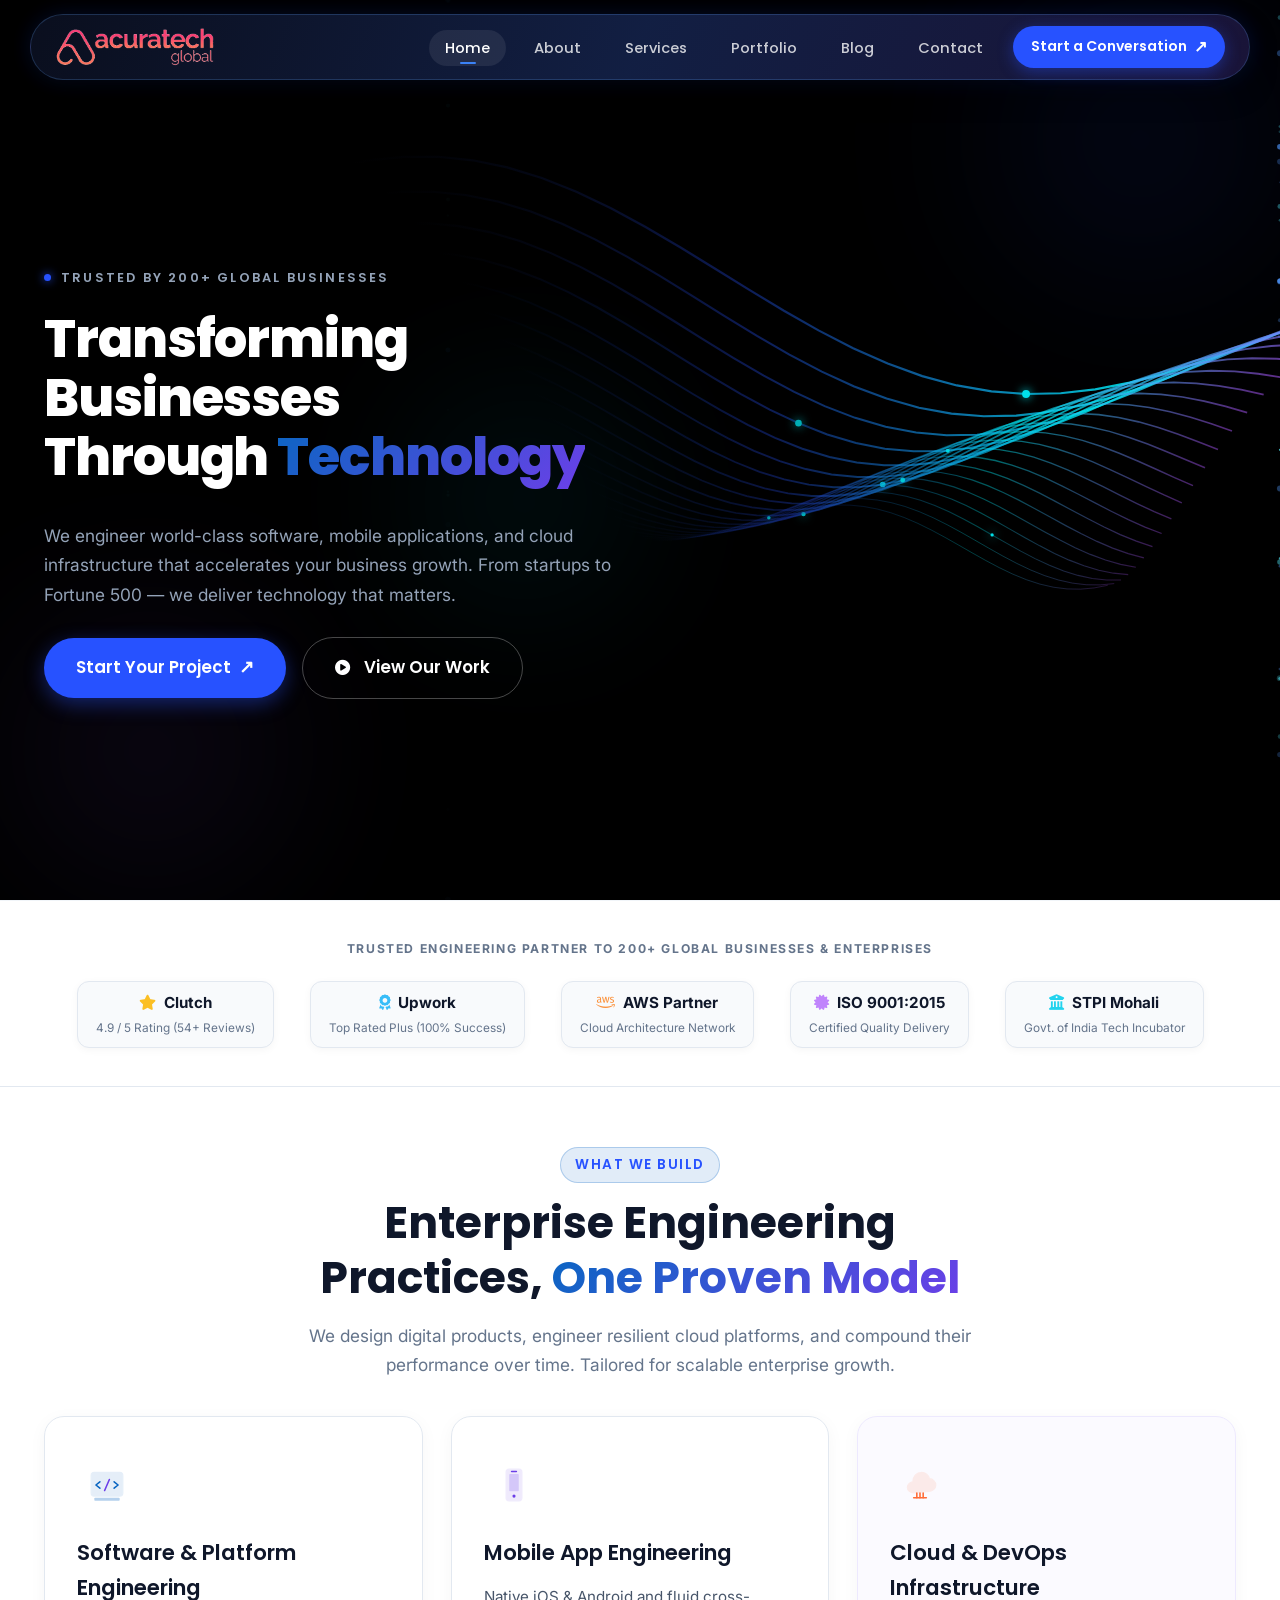
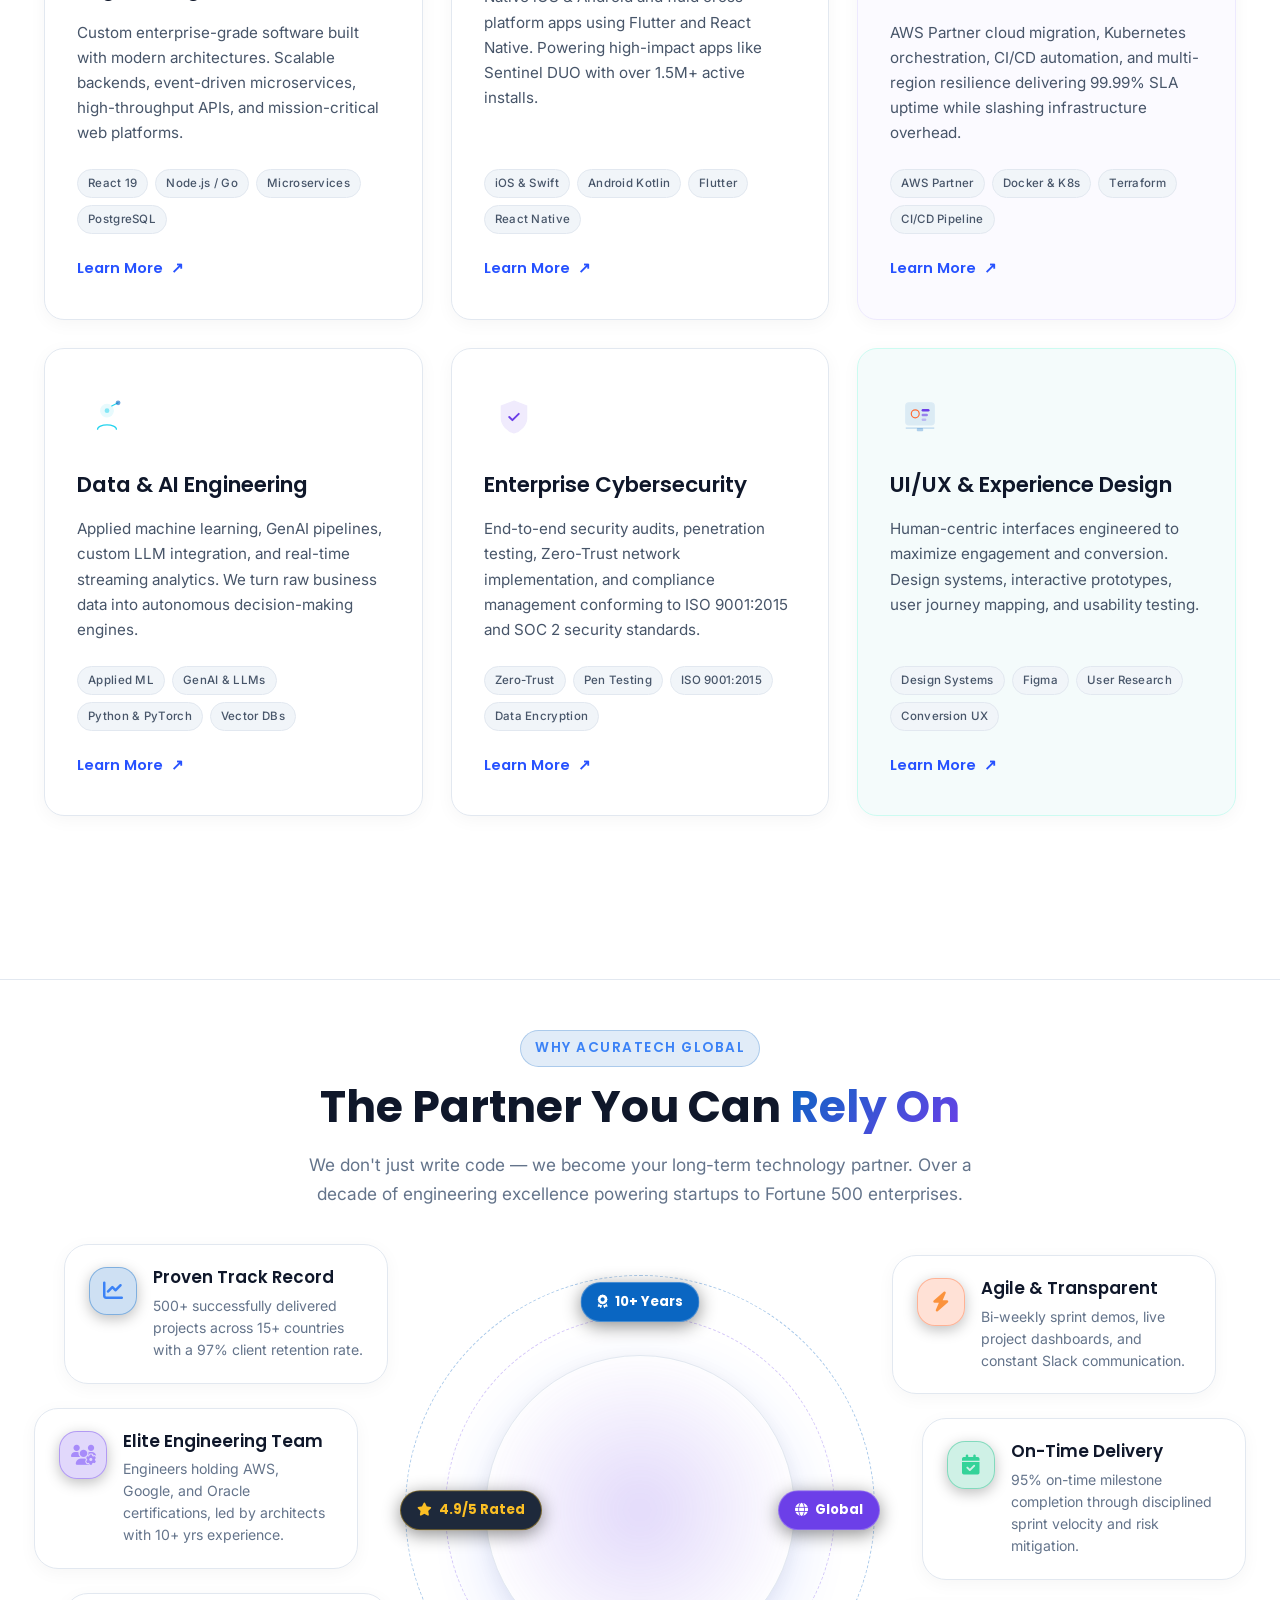
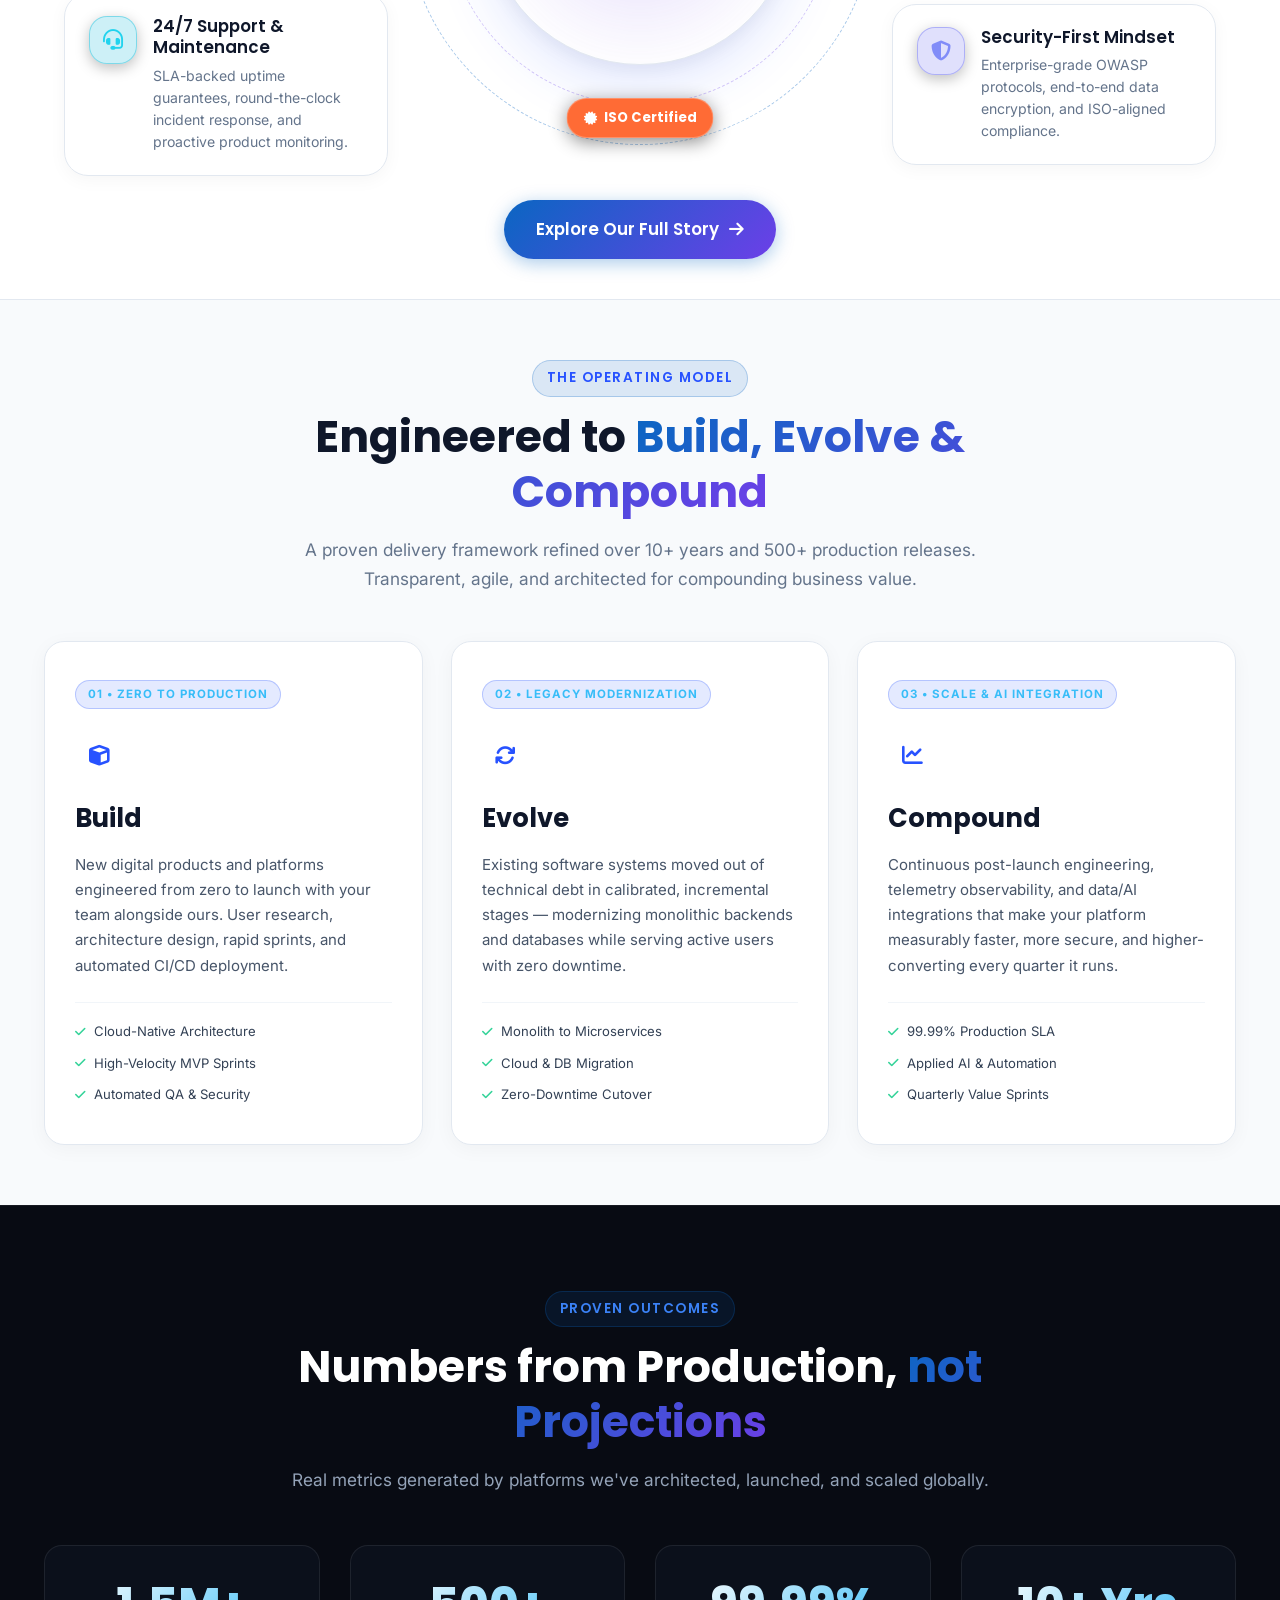
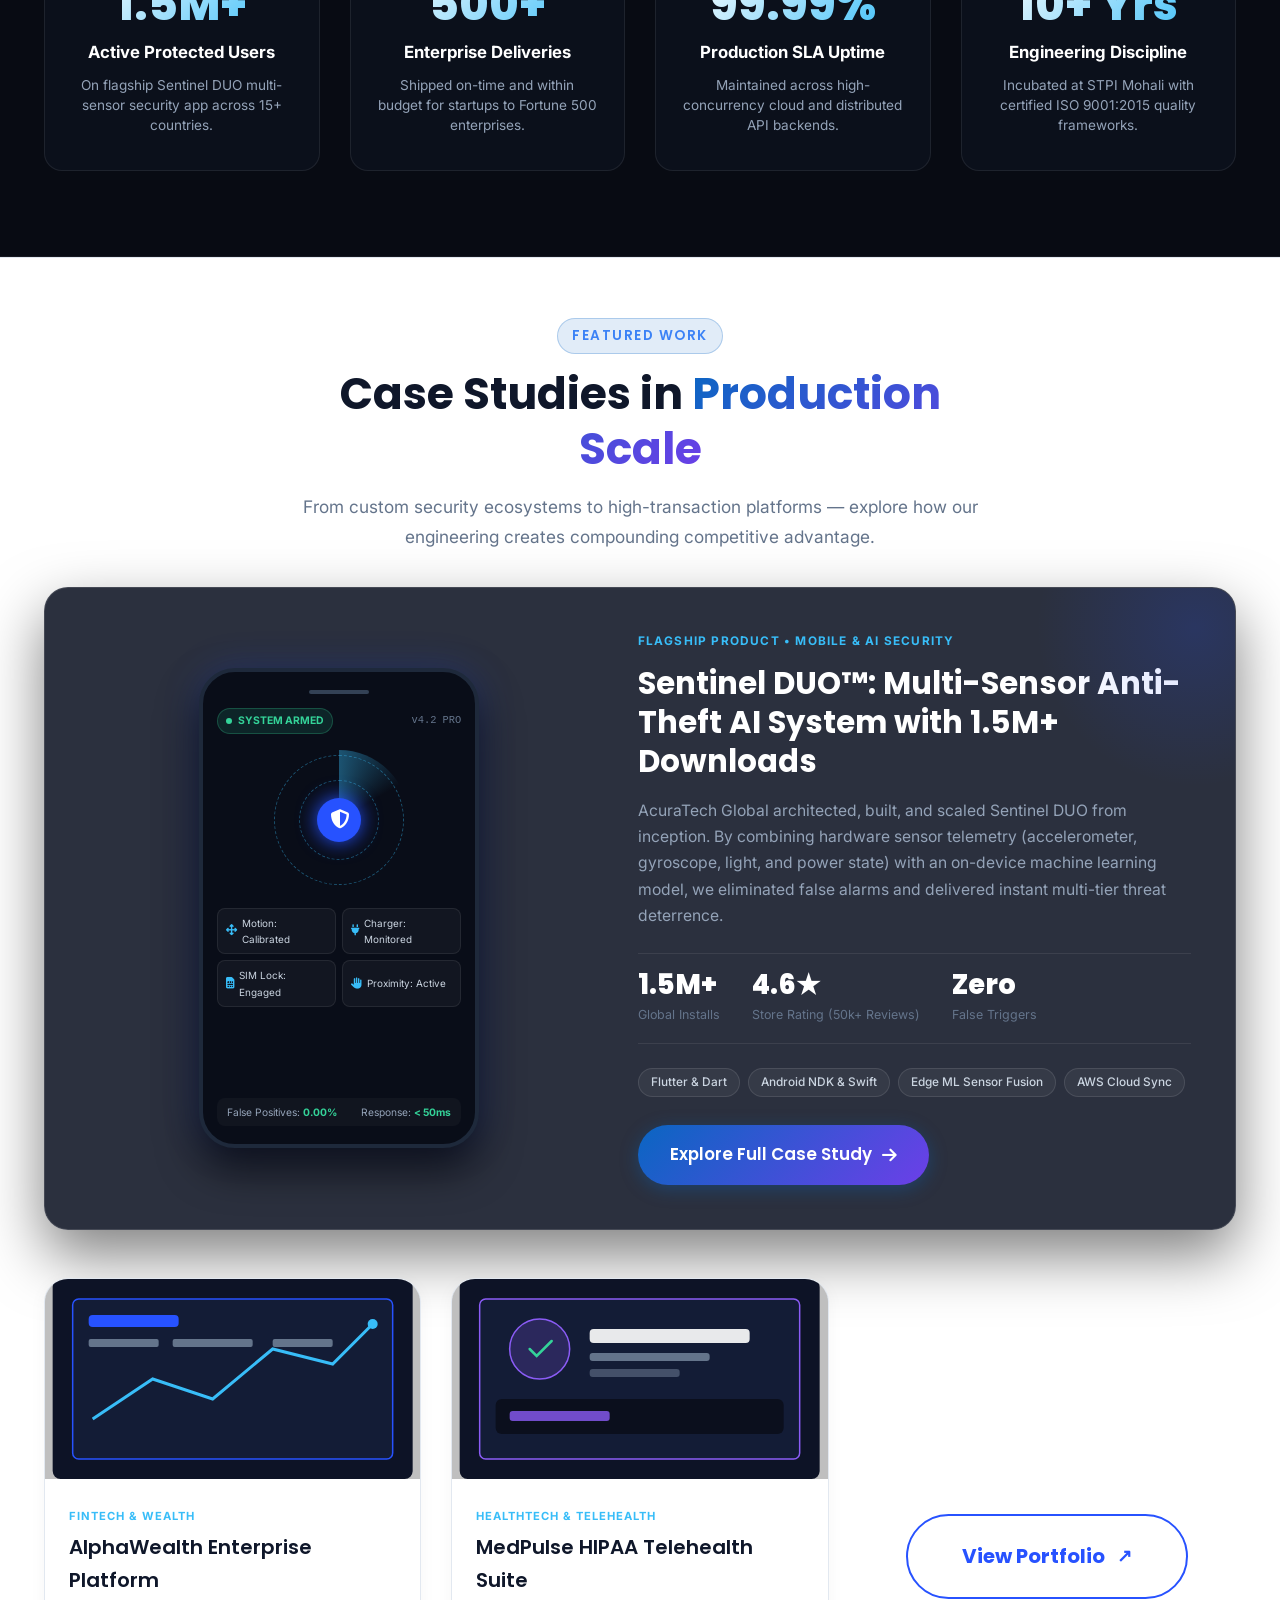
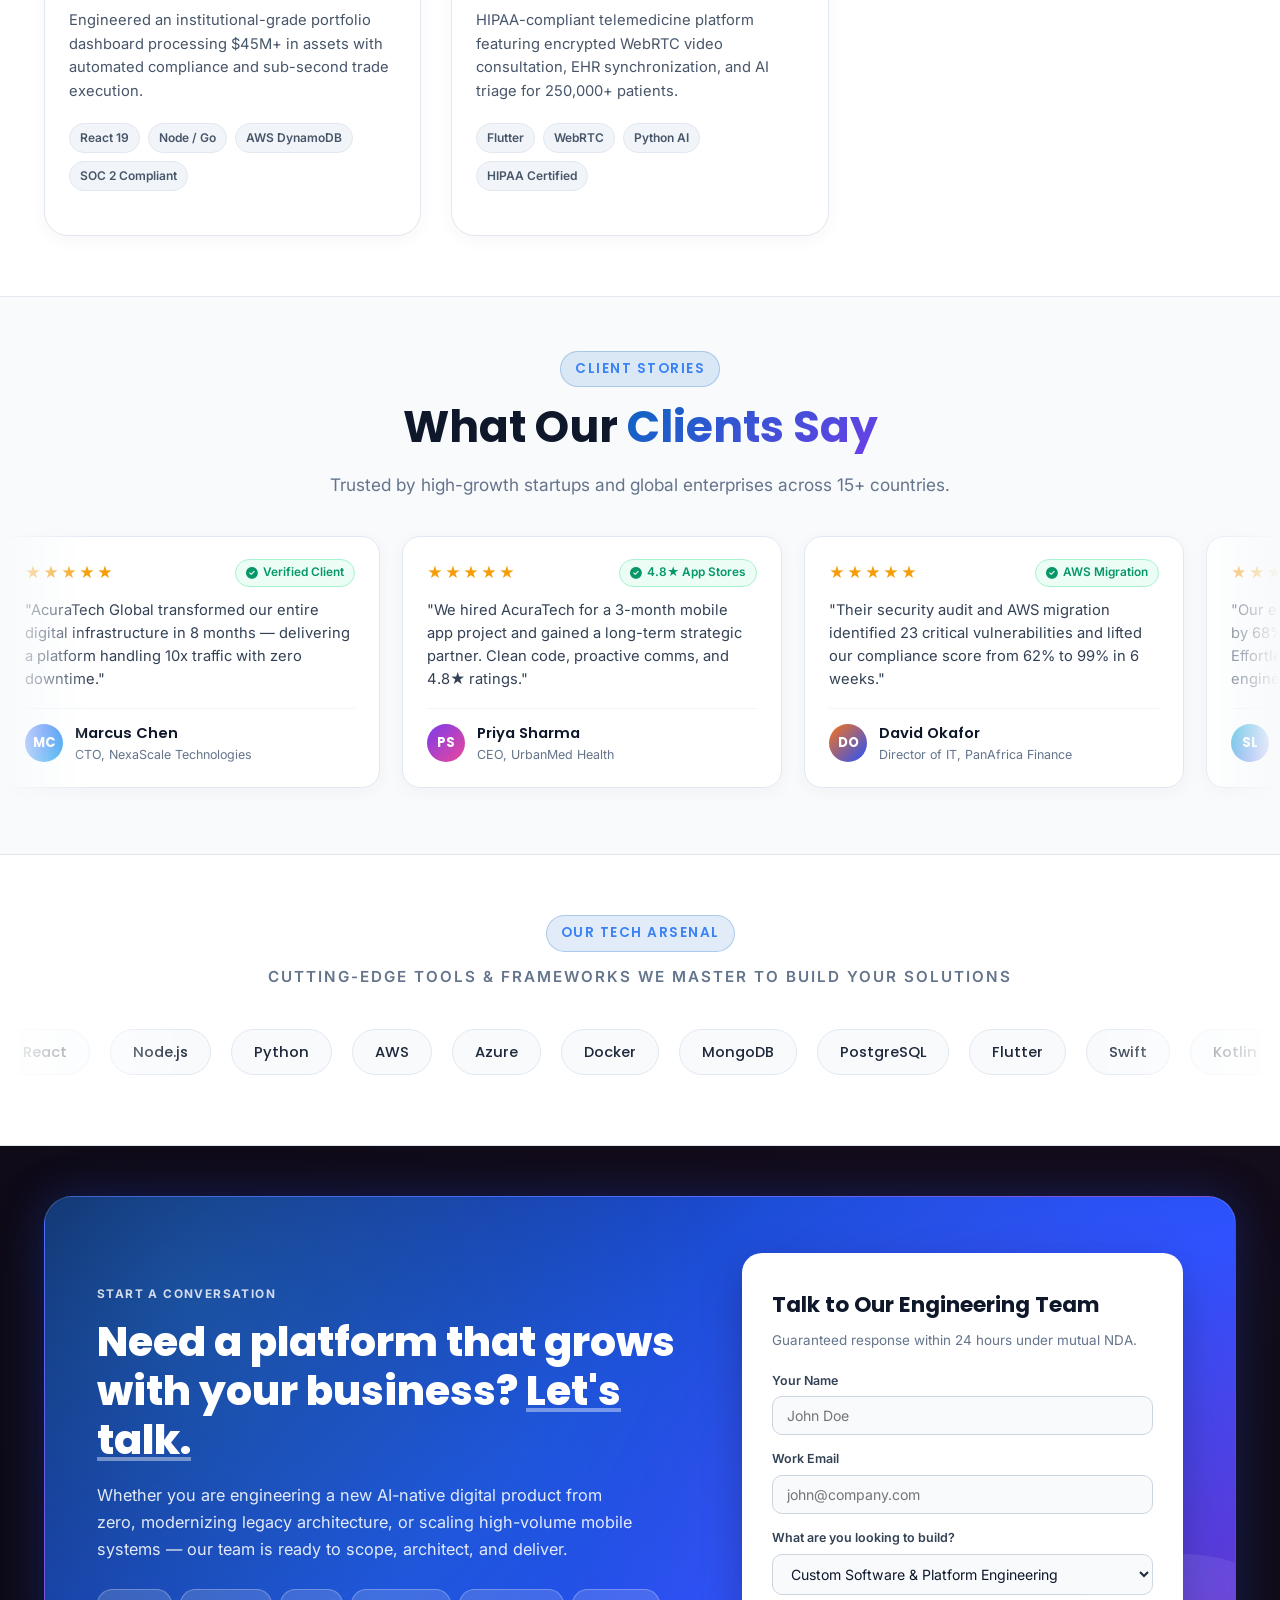
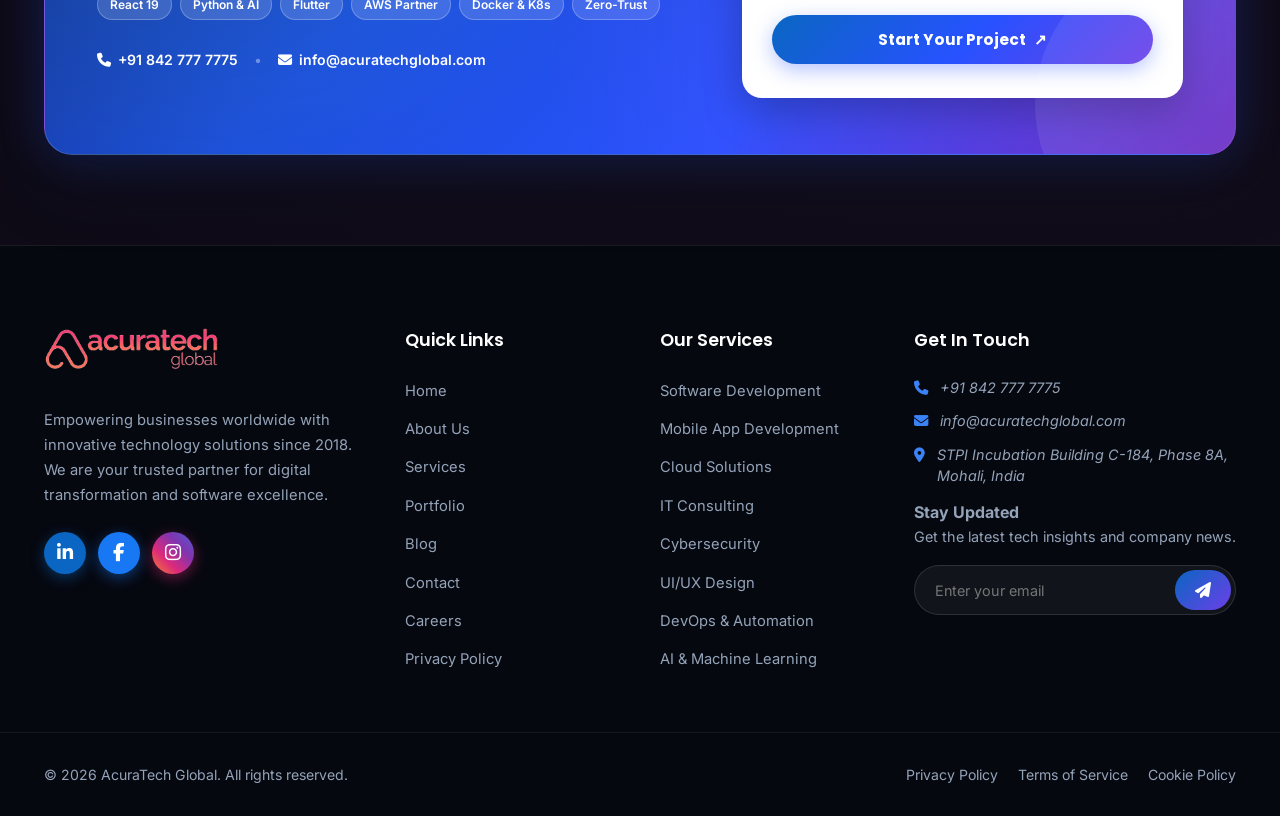
<file: index.html>
<!DOCTYPE html>
<html lang="en">
<head>
  <meta charset="UTF-8" />
  <meta name="viewport" content="width=device-width, initial-scale=1.0" />
  <meta name="description" content="AcuraTech Global – Transforming Businesses Through Technology. Expert Software Development, Mobile Apps, Cloud Solutions, IT Consulting, Cybersecurity & UI/UX Design." />
  <meta property="og:title" content="AcuraTech Global – Transforming Businesses Through Technology" />
  <meta property="og:description" content="Partner with AcuraTech Global for cutting-edge software solutions, cloud transformation, and digital innovation across 15+ countries." />
  <meta property="og:type" content="website" />
  <meta name="theme-color" content="#0A66C2" />
  <title>AcuraTech Global – Transforming Businesses Through Technology</title>

  <!-- Google Fonts -->
  <link rel="preconnect" href="https://fonts.googleapis.com" />
  <link rel="preconnect" href="https://fonts.gstatic.com" crossorigin />
  <link href="https://fonts.googleapis.com/css2?family=Poppins:wght@400;500;600;700;800&family=Inter:wght@300;400;500;600&display=swap" rel="stylesheet" />

  <!-- Font Awesome 6 -->
  <link rel="stylesheet" href="https://cdnjs.cloudflare.com/ajax/libs/font-awesome/6.5.0/css/all.min.css" />

  <!-- Main Stylesheet -->
  <link rel="stylesheet" href="assets/css/style.css" />
  <link rel="preload" as="image" href="assets/images/why-us-core.webp" type="image/webp" />
</head>
<body>

  <!-- ═══════════════════════════════════════════════════
       PAGE LOADER
  ═══════════════════════════════════════════════════ -->
  <div id="page-loader" aria-hidden="true">
    <div class="loader-inner">
      <img src="assets/images/logo.png" alt="AcuraTech Global" class="loader-logo-img" width="180" height="48" style="margin-bottom:16px;" />
      <div class="loader-bar"><div class="loader-fill"></div></div>
      <p class="loader-text">Loading AcuraTech...</p>
    </div>
  </div>

  <!-- ═══════════════════════════════════════════════════
       SCROLL PROGRESS BAR
  ═══════════════════════════════════════════════════ -->
  <div id="scroll-progress" role="progressbar" aria-label="Page scroll progress"></div>

  <!-- ═══════════════════════════════════════════════════
       NAVBAR
  ═══════════════════════════════════════════════════ -->
  <header id="navbar" role="banner">
    <nav class="nav-container" aria-label="Main navigation">

      <!-- Logo -->
      <a href="index.html" class="nav-logo" aria-label="AcuraTech Global – Home">
        <img src="assets/images/logo.png" alt="AcuraTech Global" class="site-logo" width="165" height="44" />
      </a>

      <!-- Desktop Nav Links -->
      <ul class="nav-links" role="list">
        <li><a href="index.html" class="nav-link active" aria-current="page">Home</a></li>
        <li><a href="about.html" class="nav-link">About</a></li>
        <li><a href="services.html" class="nav-link">Services</a></li>
        <li><a href="portfolio.html" class="nav-link">Portfolio</a></li>
        <li><a href="blog.html" class="nav-link">Blog</a></li>
        <li><a href="contact.html" class="nav-link">Contact</a></li>
      </ul>

      <!-- Net Solutions Style Nav Pill CTA -->
      <a href="#start-conversation" class="nav-pill-cta">
        Start a Conversation <span class="nav-arrow">↗</span>
      </a>

      <!-- Mobile Hamburger -->
      <button id="menu-btn" class="hamburger" aria-label="Toggle mobile menu" aria-expanded="false" aria-controls="mobile-menu">
        <span></span><span></span><span></span>
      </button>
    </nav>

    <!-- Mobile Menu -->
    <div id="mobile-menu" role="navigation" aria-label="Mobile navigation">
      <ul role="list">
        <li><a href="index.html" class="mobile-link active">Home</a></li>
        <li><a href="about.html" class="mobile-link">About</a></li>
        <li><a href="services.html" class="mobile-link">Services</a></li>
        <li><a href="portfolio.html" class="mobile-link">Portfolio</a></li>
        <li><a href="blog.html" class="mobile-link">Blog</a></li>
        <li><a href="contact.html" class="mobile-link">Contact</a></li>
      </ul>
      <div class="mobile-cta" style="padding-top:14px;">
        <a href="#start-conversation" class="btn btn-primary btn-royal-pill" style="width:100%; justify-content:center;">
          Start a Conversation <span class="arrow-diag">↗</span>
        </a>
      </div>
    </div>
  </header>

  <main>

    <!-- ═══════════════════════════════════════════════════
         HERO SECTION (NET SOLUTIONS INSPIRED)
    ═══════════════════════════════════════════════════ -->
    <section id="hero" class="hero-section" aria-label="Hero">

      <!-- Full-bleed Luminous 3D Cyber-Wave & Neural Motion Engine -->
      <div class="hero-canvas-wrap" aria-hidden="true">
        <canvas id="hero-motion-canvas"></canvas>
        <div class="hero-canvas-vignette"></div>
      </div>

      <!-- Floating geometric background shapes -->
      <div class="hero-bg-shapes" aria-hidden="true">
        <div class="shape shape-1"></div>
        <div class="shape shape-2"></div>
        <div class="shape shape-3"></div>
      </div>

      <!-- Particle dots canvas -->
      <div class="hero-particles" aria-hidden="true">
        <div class="particle"></div><div class="particle"></div>
        <div class="particle"></div><div class="particle"></div>
        <div class="particle"></div><div class="particle"></div>
        <div class="particle"></div><div class="particle"></div>
        <div class="particle"></div><div class="particle"></div>
        <div class="particle"></div><div class="particle"></div>
      </div>

      <div class="hero-container">

        <!-- Left: Text Content (AcuraTech Original Brand Copy) -->
        <div class="hero-content">
          <div class="hero-eyebrow-ns">
            <span class="eyebrow-pulse"></span>
            Trusted by 200+ Global Businesses
          </div>

          <h1 class="hero-headline">
            Transforming Businesses<br />Through <span class="gradient-text">Technology</span>
          </h1>

          <p class="hero-subtitle">
            We engineer world-class software, mobile applications, and cloud infrastructure that accelerates your business growth. From startups to Fortune 500 — we deliver technology that matters.
          </p>

          <div class="hero-actions">
            <a href="#start-conversation" class="btn btn-primary btn-lg btn-royal-pill">
              Start Your Project <span class="arrow-diag">↗</span>
            </a>
            <a href="portfolio.html" class="btn btn-outline btn-lg btn-ghost-pill">
              <i class="fa-solid fa-circle-play" style="margin-right:6px; font-size:0.95rem;"></i> View Our Work
            </a>
          </div>
        </div>

        <!-- Right: Clean Open Visual Stage for 3D Motion Canvas -->
        <div class="hero-right-spacer" aria-hidden="true"></div>

      </div>
    </section>

    <!-- ═══════════════════════════════════════════════════
         CLIENT & ENTERPRISE TRUST STRIP (NET SOLUTIONS STYLE)
    ═══════════════════════════════════════════════════ -->
    <section class="client-trust-strip" aria-label="Enterprise partners and accreditations">
      <div class="container">
        <p class="trust-strip-label">TRUSTED ENGINEERING PARTNER TO 200+ GLOBAL BUSINESSES &amp; ENTERPRISES</p>
        <div class="trust-logos-row">
          <div class="trust-partner-item">
            <span class="t-badge-bold"><i class="fa-solid fa-star text-gold"></i> Clutch</span>
            <span class="t-badge-sub">4.9 / 5 Rating (54+ Reviews)</span>
          </div>
          <div class="trust-partner-item">
            <span class="t-badge-bold"><i class="fa-solid fa-award text-blue"></i> Upwork</span>
            <span class="t-badge-sub">Top Rated Plus (100% Success)</span>
          </div>
          <div class="trust-partner-item">
            <span class="t-badge-bold"><i class="fa-brands fa-aws text-orange"></i> AWS Partner</span>
            <span class="t-badge-sub">Cloud Architecture Network</span>
          </div>
          <div class="trust-partner-item">
            <span class="t-badge-bold"><i class="fa-solid fa-certificate text-purple"></i> ISO 9001:2015</span>
            <span class="t-badge-sub">Certified Quality Delivery</span>
          </div>
          <div class="trust-partner-item">
            <span class="t-badge-bold"><i class="fa-solid fa-building-columns text-cyan"></i> STPI Mohali</span>
            <span class="t-badge-sub">Govt. of India Tech Incubator</span>
          </div>
        </div>
      </div>
    </section>

    <!-- ═══════════════════════════════════════════════════
         SERVICES SECTION (NET SOLUTIONS INSPIRED)
    ═══════════════════════════════════════════════════ -->
    <section id="services" class="services-section section-padding" aria-labelledby="services-heading">
      <div class="container">

        <div class="section-header animate-on-scroll">
          <span class="section-eyebrow">WHAT WE BUILD</span>
          <h2 id="services-heading" class="section-title">Enterprise Engineering Practices, <span class="gradient-text">One Proven Model</span></h2>
          <p class="section-subtitle">We design digital products, engineer resilient cloud platforms, and compound their performance over time. Tailored for scalable enterprise growth.</p>
        </div>

        <div class="services-grid stagger-children animate-on-scroll">

          <!-- Service 1: Software & Platform Engineering -->
          <article class="service-card animate-on-scroll" aria-label="Software Development service">
            <div class="service-icon">
              <svg width="38" height="38" viewBox="0 0 48 48" fill="none" aria-hidden="true">
                <rect x="4" y="8" width="40" height="30" rx="4" fill="#0A66C2" opacity="0.1" stroke="#0A66C2" stroke-width="1.5"/>
                <path d="M15 20 L10 24 L15 28" stroke="#0A66C2" stroke-width="2" stroke-linecap="round" stroke-linejoin="round"/>
                <path d="M33 20 L38 24 L33 28" stroke="#0A66C2" stroke-width="2" stroke-linecap="round" stroke-linejoin="round"/>
                <path d="M27 17 L21 31" stroke="#6C3FE8" stroke-width="2" stroke-linecap="round"/>
                <rect x="8" y="40" width="32" height="4" rx="1" fill="#0A66C2" opacity="0.3"/>
              </svg>
            </div>
            <h3 class="service-title">Software &amp; Platform Engineering</h3>
            <p class="service-desc">Custom enterprise-grade software built with modern architectures. Scalable backends, event-driven microservices, high-throughput APIs, and mission-critical web platforms.</p>
            <div class="service-tags">
              <span class="service-tag-pill">React 19</span>
              <span class="service-tag-pill">Node.js / Go</span>
              <span class="service-tag-pill">Microservices</span>
              <span class="service-tag-pill">PostgreSQL</span>
            </div>
            <a href="services.html#software" class="service-link">Learn More <span aria-hidden="true">↗</span></a>
          </article>

          <!-- Service 2: Mobile App Development -->
          <article class="service-card animate-on-scroll" aria-label="Mobile App Development service">
            <div class="service-icon">
              <svg width="38" height="38" viewBox="0 0 48 48" fill="none" aria-hidden="true">
                <rect x="14" y="4" width="20" height="40" rx="4" fill="#6C3FE8" opacity="0.1" stroke="#6C3FE8" stroke-width="1.5"/>
                <rect x="18" y="10" width="12" height="22" rx="1" fill="#6C3FE8" opacity="0.2"/>
                <circle cx="24" cy="38" r="2" fill="#6C3FE8"/>
                <line x1="21" y1="7" x2="27" y2="7" stroke="#6C3FE8" stroke-width="2" stroke-linecap="round"/>
              </svg>
            </div>
            <h3 class="service-title">Mobile App Engineering</h3>
            <p class="service-desc">Native iOS &amp; Android and fluid cross-platform apps using Flutter and React Native. Powering high-impact apps like Sentinel DUO with over 1.5M+ active installs.</p>
            <div class="service-tags">
              <span class="service-tag-pill">iOS &amp; Swift</span>
              <span class="service-tag-pill">Android Kotlin</span>
              <span class="service-tag-pill">Flutter</span>
              <span class="service-tag-pill">React Native</span>
            </div>
            <a href="services.html#mobile" class="service-link">Learn More <span aria-hidden="true">↗</span></a>
          </article>

          <!-- Service 3: Cloud & DevOps Infrastructure -->
          <article class="service-card animate-on-scroll" aria-label="Cloud Solutions service">
            <div class="service-icon">
              <svg width="38" height="38" viewBox="0 0 48 48" fill="none" aria-hidden="true">
                <path d="M36 32 C40 32 44 28 44 24 C44 20 40 16 36 16 C35 12 31 8 26 8 C20 8 15 13 15 20 C12 20 8 23 8 27 C8 31 12 34 16 34 Z" fill="#FF6B35" opacity="0.1" stroke="#FF6B35" stroke-width="1.5"/>
                <line x1="20" y1="34" x2="20" y2="40" stroke="#FF6B35" stroke-width="2" stroke-linecap="round"/>
                <line x1="28" y1="34" x2="28" y2="40" stroke="#FF6B35" stroke-width="2" stroke-linecap="round"/>
                <line x1="24" y1="34" x2="24" y2="40" stroke="#FF6B35" stroke-width="2" stroke-linecap="round"/>
                <line x1="16" y1="40" x2="32" y2="40" stroke="#FF6B35" stroke-width="2" stroke-linecap="round"/>
              </svg>
            </div>
            <h3 class="service-title">Cloud &amp; DevOps Infrastructure</h3>
            <p class="service-desc">AWS Partner cloud migration, Kubernetes orchestration, CI/CD automation, and multi-region resilience delivering 99.99% SLA uptime while slashing infrastructure overhead.</p>
            <div class="service-tags">
              <span class="service-tag-pill">AWS Partner</span>
              <span class="service-tag-pill">Docker &amp; K8s</span>
              <span class="service-tag-pill">Terraform</span>
              <span class="service-tag-pill">CI/CD Pipeline</span>
            </div>
            <a href="services.html#cloud" class="service-link">Learn More <span aria-hidden="true">↗</span></a>
          </article>

          <!-- Service 4: Data & AI Engineering -->
          <article class="service-card animate-on-scroll" aria-label="Data and AI Engineering service">
            <div class="service-icon">
              <svg width="38" height="38" viewBox="0 0 48 48" fill="none" aria-hidden="true">
                <circle cx="24" cy="16" r="8" fill="#22d3ee" opacity="0.1" stroke="#22d3ee" stroke-width="1.5"/>
                <path d="M12 40 C12 32 36 32 36 40" stroke="#22d3ee" stroke-width="1.5" fill="none"/>
                <circle cx="24" cy="16" r="3" fill="#22d3ee" opacity="0.5"/>
                <line x1="30" y1="10" x2="38" y2="6" stroke="#22d3ee" stroke-width="1.5" stroke-linecap="round"/>
                <circle cx="38" cy="6" r="3" fill="#0A66C2" opacity="0.6"/>
              </svg>
            </div>
            <h3 class="service-title">Data &amp; AI Engineering</h3>
            <p class="service-desc">Applied machine learning, GenAI pipelines, custom LLM integration, and real-time streaming analytics. We turn raw business data into autonomous decision-making engines.</p>
            <div class="service-tags">
              <span class="service-tag-pill">Applied ML</span>
              <span class="service-tag-pill">GenAI &amp; LLMs</span>
              <span class="service-tag-pill">Python &amp; PyTorch</span>
              <span class="service-tag-pill">Vector DBs</span>
            </div>
            <a href="services.html#ai" class="service-link">Learn More <span aria-hidden="true">↗</span></a>
          </article>

          <!-- Service 5: Cybersecurity -->
          <article class="service-card animate-on-scroll" aria-label="Cybersecurity service">
            <div class="service-icon">
              <svg width="38" height="38" viewBox="0 0 48 48" fill="none" aria-hidden="true">
                <path d="M24 4 L40 10 L40 26 C40 34 32 42 24 44 C16 42 8 34 8 26 L8 10 Z" fill="#6C3FE8" opacity="0.1" stroke="#6C3FE8" stroke-width="1.5"/>
                <path d="M18 24 L22 28 L30 20" stroke="#6C3FE8" stroke-width="2.5" stroke-linecap="round" stroke-linejoin="round"/>
              </svg>
            </div>
            <h3 class="service-title">Enterprise Cybersecurity</h3>
            <p class="service-desc">End-to-end security audits, penetration testing, Zero-Trust network implementation, and compliance management conforming to ISO 9001:2015 and SOC 2 security standards.</p>
            <div class="service-tags">
              <span class="service-tag-pill">Zero-Trust</span>
              <span class="service-tag-pill">Pen Testing</span>
              <span class="service-tag-pill">ISO 9001:2015</span>
              <span class="service-tag-pill">Data Encryption</span>
            </div>
            <a href="services.html#security" class="service-link">Learn More <span aria-hidden="true">↗</span></a>
          </article>

          <!-- Service 6: UI/UX & Experience Design -->
          <article class="service-card animate-on-scroll" aria-label="UI/UX Design service">
            <div class="service-icon">
              <svg width="38" height="38" viewBox="0 0 48 48" fill="none" aria-hidden="true">
                <rect x="6" y="6" width="36" height="28" rx="4" fill="#0A66C2" opacity="0.1" stroke="#0A66C2" stroke-width="1.5"/>
                <circle cx="18" cy="20" r="5" stroke="#FF6B35" stroke-width="1.5" fill="none"/>
                <rect x="26" y="14" width="10" height="3" rx="1.5" fill="#6C3FE8"/>
                <rect x="26" y="20" width="8" height="3" rx="1.5" fill="#6C3FE8" opacity="0.6"/>
                <rect x="26" y="26" width="6" height="3" rx="1.5" fill="#6C3FE8" opacity="0.3"/>
                <line x1="6" y1="38" x2="42" y2="38" stroke="#0A66C2" stroke-width="1" opacity="0.4"/>
                <rect x="20" y="38" width="8" height="4" rx="1" fill="#0A66C2" opacity="0.3"/>
              </svg>
            </div>
            <h3 class="service-title">UI/UX &amp; Experience Design</h3>
            <p class="service-desc">Human-centric interfaces engineered to maximize engagement and conversion. Design systems, interactive prototypes, user journey mapping, and usability testing.</p>
            <div class="service-tags">
              <span class="service-tag-pill">Design Systems</span>
              <span class="service-tag-pill">Figma</span>
              <span class="service-tag-pill">User Research</span>
              <span class="service-tag-pill">Conversion UX</span>
            </div>
            <a href="services.html#design" class="service-link">Learn More <span aria-hidden="true">↗</span></a>
          </article>

        </div>

        <div class="services-cta animate-on-scroll">
          <a href="services.html" class="btn btn-secondary">Explore All Capabilities <i class="fa-solid fa-arrow-right" aria-hidden="true"></i></a>
        </div>

      </div>
    </section>

    <!-- ═══════════════════════════════════════════════════
         WHY CHOOSE US
    ═══════════════════════════════════════════════════ -->
        <!-- ═══════════════════════════════════════════════════
         WHY CHOOSE US (CIRCULAR / RADIAL ECOSYSTEM LAYOUT)
    ═══════════════════════════════════════════════════ -->
    <section id="why-us" class="why-section section-padding" aria-labelledby="why-heading">
      <div class="container">

        <!-- Centered Header -->
        <div class="section-header text-center animate-on-scroll">
          <span class="section-eyebrow">Why AcuraTech Global</span>
          <h2 id="why-heading" class="section-title">The Partner You Can <span class="gradient-text">Rely On</span></h2>
          <p class="section-subtitle">We don't just write code — we become your long-term technology partner. Over a decade of engineering excellence powering startups to Fortune 500 enterprises.</p>
        </div>

        <!-- Circular Ecosystem Layout -->
        <div class="why-circular-wrapper animate-on-scroll">

          <!-- Left Feature Cards (Outside Circle - Left) -->
          <div class="why-cards-col why-cards-left">

            <!-- Card 1 -->
            <div class="why-circle-card card-top-left">
              <div class="why-card-icon icon-blue">
                <i class="fa-solid fa-chart-line"></i>
              </div>
              <div class="why-card-body">
                <h4>Proven Track Record</h4>
                <p>500+ successfully delivered projects across 15+ countries with a 97% client retention rate.</p>
              </div>
            </div>

            <!-- Card 2 -->
            <div class="why-circle-card card-mid-left">
              <div class="why-card-icon icon-purple">
                <i class="fa-solid fa-users-gear"></i>
              </div>
              <div class="why-card-body">
                <h4>Elite Engineering Team</h4>
                <p>Engineers holding AWS, Google, and Oracle certifications, led by architects with 10+ yrs experience.</p>
              </div>
            </div>

            <!-- Card 3 -->
            <div class="why-circle-card card-bot-left">
              <div class="why-card-icon icon-cyan">
                <i class="fa-solid fa-headset"></i>
              </div>
              <div class="why-card-body">
                <h4>24/7 Support &amp; Maintenance</h4>
                <p>SLA-backed uptime guarantees, round-the-clock incident response, and proactive product monitoring.</p>
              </div>
            </div>

          </div>

          <!-- CENTER IMAGE & ORBITAL HUB -->
          <div class="why-center-hub">

            <!-- Glowing Concentric Orbital Rings -->
            <div class="orbit-ring orbit-ring-1" aria-hidden="true"></div>
            <div class="orbit-ring orbit-ring-2" aria-hidden="true"></div>
            <div class="orbit-ring orbit-ring-3" aria-hidden="true"></div>

            <!-- Floating Orbital Badges (Outside Image Circle) -->
            <div class="hub-orbit-node node-top" aria-hidden="true">
              <span class="hub-pill pill-blue"><i class="fa-solid fa-award"></i> 10+ Years</span>
            </div>
            <div class="hub-orbit-node node-right" aria-hidden="true">
              <span class="hub-pill pill-purple"><i class="fa-solid fa-globe"></i> Global</span>
            </div>
            <div class="hub-orbit-node node-bottom" aria-hidden="true">
              <span class="hub-pill pill-orange"><i class="fa-solid fa-certificate"></i> ISO Certified</span>
            </div>
            <div class="hub-orbit-node node-left" aria-hidden="true">
              <span class="hub-pill pill-gold"><i class="fa-solid fa-star"></i> 4.9/5 Rated</span>
            </div>

            <!-- Center Core Card with 3D Crystal Engineering Render -->
            <div class="hub-core-display">
              <div class="hub-glow-effect" aria-hidden="true"></div>
              <picture style="width:100%; height:100%; display:block;">
                <source srcset="assets/images/why-us-core.webp" type="image/webp" />
                <img src="assets/images/why-us-core.jpg?v=3" alt="AcuraTech Engineering Partners Collaborating" class="hub-core-img" width="310" height="310" loading="eager" decoding="async" fetchpriority="high" />
              </picture>
            </div>

          </div>

          <!-- Right Feature Cards (Outside Circle - Right) -->
          <div class="why-cards-col why-cards-right">

            <!-- Card 4 -->
            <div class="why-circle-card card-top-right">
              <div class="why-card-icon icon-orange">
                <i class="fa-solid fa-bolt"></i>
              </div>
              <div class="why-card-body">
                <h4>Agile &amp; Transparent</h4>
                <p>Bi-weekly sprint demos, live project dashboards, and constant Slack communication.</p>
              </div>
            </div>

            <!-- Card 5 -->
            <div class="why-circle-card card-mid-right">
              <div class="why-card-icon icon-emerald">
                <i class="fa-solid fa-calendar-check"></i>
              </div>
              <div class="why-card-body">
                <h4>On-Time Delivery</h4>
                <p>95% on-time milestone completion through disciplined sprint velocity and risk mitigation.</p>
              </div>
            </div>

            <!-- Card 6 -->
            <div class="why-circle-card card-bot-right">
              <div class="why-card-icon icon-shield">
                <i class="fa-solid fa-shield-halved"></i>
              </div>
              <div class="why-card-body">
                <h4>Security-First Mindset</h4>
                <p>Enterprise-grade OWASP protocols, end-to-end data encryption, and ISO-aligned compliance.</p>
              </div>
            </div>

          </div>

        </div>

        <!-- Bottom Action CTA -->
        <div class="why-bottom-cta text-center animate-on-scroll">
          <a href="about.html" class="btn btn-primary btn-lg">Explore Our Full Story <i class="fa-solid fa-arrow-right" aria-hidden="true"></i></a>
        </div>

      </div>
    </section>

    <!-- ═══════════════════════════════════════════════════
         THE OPERATING MODEL (NET SOLUTIONS 3-PILLAR FRAMEWORK)
    ═══════════════════════════════════════════════════ -->
    <section id="operating-model" class="operating-section section-padding" aria-labelledby="model-heading">
      <div class="container">
        <div class="section-header text-center animate-on-scroll">
          <span class="section-eyebrow">THE OPERATING MODEL</span>
          <h2 id="model-heading" class="section-title">Engineered to <span class="gradient-text">Build, Evolve &amp; Compound</span></h2>
          <p class="section-subtitle">A proven delivery framework refined over 10+ years and 500+ production releases. Transparent, agile, and architected for compounding business value.</p>
        </div>

        <div class="operating-grid animate-on-scroll">
          <!-- Pillar 1: Build -->
          <div class="operating-card op-build">
            <div class="op-phase-pill">01 • ZERO TO PRODUCTION</div>
            <div class="op-icon-wrap"><i class="fa-solid fa-cube"></i></div>
            <h3 class="op-title">Build</h3>
            <p class="op-desc">New digital products and platforms engineered from zero to launch with your team alongside ours. User research, architecture design, rapid sprints, and automated CI/CD deployment.</p>
            <div class="op-highlights">
              <span class="op-tag"><i class="fa-solid fa-check"></i> Cloud-Native Architecture</span>
              <span class="op-tag"><i class="fa-solid fa-check"></i> High-Velocity MVP Sprints</span>
              <span class="op-tag"><i class="fa-solid fa-check"></i> Automated QA &amp; Security</span>
            </div>
          </div>

          <!-- Pillar 2: Evolve -->
          <div class="operating-card op-evolve">
            <div class="op-phase-pill">02 • LEGACY MODERNIZATION</div>
            <div class="op-icon-wrap"><i class="fa-solid fa-arrows-rotate"></i></div>
            <h3 class="op-title">Evolve</h3>
            <p class="op-desc">Existing software systems moved out of technical debt in calibrated, incremental stages — modernizing monolithic backends and databases while serving active users with zero downtime.</p>
            <div class="op-highlights">
              <span class="op-tag"><i class="fa-solid fa-check"></i> Monolith to Microservices</span>
              <span class="op-tag"><i class="fa-solid fa-check"></i> Cloud &amp; DB Migration</span>
              <span class="op-tag"><i class="fa-solid fa-check"></i> Zero-Downtime Cutover</span>
            </div>
          </div>

          <!-- Pillar 3: Compound -->
          <div class="operating-card op-compound">
            <div class="op-phase-pill">03 • SCALE &amp; AI INTEGRATION</div>
            <div class="op-icon-wrap"><i class="fa-solid fa-chart-line"></i></div>
            <h3 class="op-title">Compound</h3>
            <p class="op-desc">Continuous post-launch engineering, telemetry observability, and data/AI integrations that make your platform measurably faster, more secure, and higher-converting every quarter it runs.</p>
            <div class="op-highlights">
              <span class="op-tag"><i class="fa-solid fa-check"></i> 99.99% Production SLA</span>
              <span class="op-tag"><i class="fa-solid fa-check"></i> Applied AI &amp; Automation</span>
              <span class="op-tag"><i class="fa-solid fa-check"></i> Quarterly Value Sprints</span>
            </div>
          </div>
        </div>
      </div>
    </section>

    <!-- ═══════════════════════════════════════════════════
         PROVEN OUTCOMES (NET SOLUTIONS SIGNATURE DARK STATS)
    ═══════════════════════════════════════════════════ -->
    <section id="outcomes" class="outcomes-section" aria-label="Proven production outcomes">
      <div class="container">
        <div class="outcomes-header animate-on-scroll">
          <span class="section-eyebrow">PROVEN OUTCOMES</span>
          <h2 class="section-title text-white">Numbers from Production, <span class="gradient-text">not Projections</span></h2>
          <p class="section-subtitle">Real metrics generated by platforms we've architected, launched, and scaled globally.</p>
        </div>

        <div class="outcomes-grid animate-on-scroll">
          <div class="outcome-card">
            <div class="outcome-num">1.5M+</div>
            <div class="outcome-label">Active Protected Users</div>
            <p class="outcome-sub">On flagship Sentinel DUO multi-sensor security app across 15+ countries.</p>
          </div>

          <div class="outcome-card">
            <div class="outcome-num">500+</div>
            <div class="outcome-label">Enterprise Deliveries</div>
            <p class="outcome-sub">Shipped on-time and within budget for startups to Fortune 500 enterprises.</p>
          </div>

          <div class="outcome-card">
            <div class="outcome-num">99.99%</div>
            <div class="outcome-label">Production SLA Uptime</div>
            <p class="outcome-sub">Maintained across high-concurrency cloud and distributed API backends.</p>
          </div>

          <div class="outcome-card">
            <div class="outcome-num">10+ Yrs</div>
            <div class="outcome-label">Engineering Discipline</div>
            <p class="outcome-sub">Incubated at STPI Mohali with certified ISO 9001:2015 quality frameworks.</p>
          </div>
        </div>
      </div>
    </section>

    <!-- ═══════════════════════════════════════════════════
         FEATURED WORK (NET SOLUTIONS FEATURED CASE STUDY)
    ═══════════════════════════════════════════════════ -->
    <section id="portfolio" class="portfolio-section section-padding" aria-labelledby="portfolio-heading">
      <div class="container">

        <div class="section-header animate-on-scroll">
          <span class="section-eyebrow">FEATURED WORK</span>
          <h2 id="portfolio-heading" class="section-title">Case Studies in <span class="gradient-text">Production Scale</span></h2>
          <p class="section-subtitle">From custom security ecosystems to high-transaction platforms — explore how our engineering creates compounding competitive advantage.</p>
        </div>

        <!-- Hero Spotlight Case Study: Sentinel DUO -->
        <div class="spotlight-case-study animate-on-scroll">
          <div class="spotlight-visual">
            <div class="phone-mockup-frame">
              <div class="phone-speaker"></div>
              <div class="phone-screen-content">
                <div class="app-telemetry-header">
                  <span class="app-status-badge"><span class="pulse-dot"></span> SYSTEM ARMED</span>
                  <span class="app-version">v4.2 PRO</span>
                </div>
                <div class="radar-scan-box">
                  <div class="radar-circle rc-1"></div>
                  <div class="radar-circle rc-2"></div>
                  <div class="radar-sweep"></div>
                  <div class="radar-core"><i class="fa-solid fa-shield-halved"></i></div>
                </div>
                <div class="sensor-matrix">
                  <div class="sensor-cell active"><i class="fa-solid fa-arrows-up-down-left-right"></i> Motion: Calibrated</div>
                  <div class="sensor-cell active"><i class="fa-solid fa-plug"></i> Charger: Monitored</div>
                  <div class="sensor-cell active"><i class="fa-solid fa-sim-card"></i> SIM Lock: Engaged</div>
                  <div class="sensor-cell active"><i class="fa-solid fa-hand"></i> Proximity: Active</div>
                </div>
                <div class="telemetry-live-pill">
                  <span>False Positives: <strong>0.00%</strong></span>
                  <span>Response: <strong>&lt; 50ms</strong></span>
                </div>
              </div>
            </div>
          </div>

          <div class="spotlight-content">
            <div class="spotlight-eyebrow">FLAGSHIP PRODUCT • MOBILE &amp; AI SECURITY</div>
            <h3 class="spotlight-title">Sentinel DUO™: Multi-Sensor Anti-Theft AI System with 1.5M+ Downloads</h3>
            <p class="spotlight-desc">
              AcuraTech Global architected, built, and scaled Sentinel DUO from inception. By combining hardware sensor telemetry (accelerometer, gyroscope, light, and power state) with an on-device machine learning model, we eliminated false alarms and delivered instant multi-tier threat deterrence.
            </p>
            <div class="spotlight-stats-row">
              <div class="sp-stat">
                <span class="sp-stat-val">1.5M+</span>
                <span class="sp-stat-label">Global Installs</span>
              </div>
              <div class="sp-stat">
                <span class="sp-stat-val">4.6★</span>
                <span class="sp-stat-label">Store Rating (50k+ Reviews)</span>
              </div>
              <div class="sp-stat">
                <span class="sp-stat-val">Zero</span>
                <span class="sp-stat-label">False Triggers</span>
              </div>
            </div>
            <div class="spotlight-tech-tags">
              <span class="sp-tag">Flutter &amp; Dart</span>
              <span class="sp-tag">Android NDK &amp; Swift</span>
              <span class="sp-tag">Edge ML Sensor Fusion</span>
              <span class="sp-tag">AWS Cloud Sync</span>
            </div>
            <div class="spotlight-action">
              <a href="portfolio.html" class="btn btn-primary btn-lg">
                Explore Full Case Study <i class="fa-solid fa-arrow-right" aria-hidden="true"></i>
              </a>
            </div>
          </div>
        </div>

        <!-- 2 Secondary Grid Cards -->
        <div class="portfolio-grid animate-on-scroll">
          <!-- Card 1: FinTech Wealth Platform -->
          <article class="portfolio-card animate-on-scroll" data-category="web">
            <div class="portfolio-visual">
              <svg viewBox="0 0 360 200" fill="none" class="portfolio-svg">
                <rect width="360" height="200" rx="8" fill="#0d1326"/>
                <rect x="20" y="20" width="320" height="160" rx="6" fill="#131c36" stroke="#2752ff" stroke-width="1.5"/>
                <rect x="36" y="36" width="90" height="12" rx="4" fill="#2752ff"/>
                <polyline points="40,140 100,100 160,120 220,70 280,85 320,45" stroke="#38bdf8" stroke-width="3" fill="none"/>
                <circle cx="320" cy="45" r="5" fill="#38bdf8"/>
                <rect x="36" y="60" width="70" height="8" rx="2" fill="#64748b"/>
                <rect x="120" y="60" width="80" height="8" rx="2" fill="#64748b"/>
                <rect x="220" y="60" width="60" height="8" rx="2" fill="#64748b"/>
              </svg>
            </div>
            <div class="portfolio-info">
              <div class="card-kicker">FINTECH &amp; WEALTH</div>
              <h3 class="portfolio-title">AlphaWealth Enterprise Platform</h3>
              <p class="portfolio-desc">Engineered an institutional-grade portfolio dashboard processing $45M+ in assets with automated compliance and sub-second trade execution.</p>
              <div class="portfolio-tags">
                <span class="tag">React 19</span>
                <span class="tag">Node / Go</span>
                <span class="tag">AWS DynamoDB</span>
                <span class="tag">SOC 2 Compliant</span>
              </div>
            </div>
          </article>

          <!-- Card 2: HealthTech Telehealth -->
          <article class="portfolio-card animate-on-scroll" data-category="mobile">
            <div class="portfolio-visual">
              <svg viewBox="0 0 360 200" fill="none" class="portfolio-svg">
                <rect width="360" height="200" rx="8" fill="#0d1326"/>
                <rect x="20" y="20" width="320" height="160" rx="6" fill="#131c36" stroke="#8b5cf6" stroke-width="1.5"/>
                <circle cx="80" cy="70" r="30" fill="rgba(139, 92, 246, 0.2)" stroke="#8b5cf6" stroke-width="1.5"/>
                <path d="M70 70 L77 77 L92 62" stroke="#34d399" stroke-width="2.5" stroke-linecap="round"/>
                <rect x="130" y="50" width="160" height="14" rx="4" fill="#ffffff" opacity="0.9"/>
                <rect x="130" y="74" width="120" height="8" rx="3" fill="#64748b"/>
                <rect x="130" y="90" width="90" height="8" rx="3" fill="#64748b" opacity="0.6"/>
                <rect x="36" y="120" width="288" height="35" rx="6" fill="#0b0f1d"/>
                <rect x="50" y="132" width="100" height="10" rx="3" fill="#8b5cf6" opacity="0.8"/>
              </svg>
            </div>
            <div class="portfolio-info">
              <div class="card-kicker">HEALTHTECH &amp; TELEHEALTH</div>
              <h3 class="portfolio-title">MedPulse HIPAA Telehealth Suite</h3>
              <p class="portfolio-desc">HIPAA-compliant telemedicine platform featuring encrypted WebRTC video consultation, EHR synchronization, and AI triage for 250,000+ patients.</p>
              <div class="portfolio-tags">
                <span class="tag">Flutter</span>
                <span class="tag">WebRTC</span>
                <span class="tag">Python AI</span>
                <span class="tag">HIPAA Certified</span>
              </div>
            </div>
          </article>

          <!-- Card 3 Slot: Centered View Portfolio CTA -->
          <div class="portfolio-more-slot animate-on-scroll" style="display:flex; align-items:center; justify-content:center; min-height:220px;">
            <a href="portfolio.html" class="btn-view-portfolio">
              View Portfolio <span class="arrow-diag">↗</span>
            </a>
          </div>
        </div>

      </div>
    </section>

    <!-- ═══════════════════════════════════════════════════
         TESTIMONIALS MARQUEE (RIGHT-TO-LEFT)
    ═══════════════════════════════════════════════════ -->
    <section id="testimonials" class="testimonials-section" aria-labelledby="testimonials-heading">
      <div class="container">
        <div class="section-header animate-on-scroll" style="margin-bottom: 28px;">
          <span class="section-eyebrow">Client Stories</span>
          <h2 id="testimonials-heading" class="section-title">What Our <span class="gradient-text">Clients Say</span></h2>
          <p class="section-subtitle">Trusted by high-growth startups and global enterprises across 15+ countries.</p>
        </div>
      </div>

      <div class="reviews-marquee-wrap" role="region" aria-label="Client testimonials stream">
        <div class="reviews-marquee-track">

          <!-- Set 1 -->
          <article class="review-marquee-card" aria-label="Testimonial from Marcus Chen">
            <div class="review-card-top">
              <span class="review-stars" aria-label="5 out of 5 stars">★★★★★</span>
              <span class="review-verified"><i class="fa-solid fa-circle-check"></i> Verified Client</span>
            </div>
            <blockquote class="review-quote">
              "AcuraTech Global transformed our entire digital infrastructure in 8 months — delivering a platform handling 10x traffic with zero downtime."
            </blockquote>
            <div class="review-author">
              <span class="review-avatar av-blue" aria-hidden="true">MC</span>
              <div class="author-info">
                <strong class="author-name">Marcus Chen</strong>
                <span class="author-title">CTO, NexaScale Technologies</span>
              </div>
            </div>
          </article>

          <article class="review-marquee-card" aria-label="Testimonial from Priya Sharma">
            <div class="review-card-top">
              <span class="review-stars" aria-label="5 out of 5 stars">★★★★★</span>
              <span class="review-verified"><i class="fa-solid fa-circle-check"></i> 4.8★ App Stores</span>
            </div>
            <blockquote class="review-quote">
              "We hired AcuraTech for a 3-month mobile app project and gained a long-term strategic partner. Clean code, proactive comms, and 4.8★ ratings."
            </blockquote>
            <div class="review-author">
              <span class="review-avatar av-purple" aria-hidden="true">PS</span>
              <div class="author-info">
                <strong class="author-name">Priya Sharma</strong>
                <span class="author-title">CEO, UrbanMed Health</span>
              </div>
            </div>
          </article>

          <article class="review-marquee-card" aria-label="Testimonial from David Okafor">
            <div class="review-card-top">
              <span class="review-stars" aria-label="5 out of 5 stars">★★★★★</span>
              <span class="review-verified"><i class="fa-solid fa-circle-check"></i> AWS Migration</span>
            </div>
            <blockquote class="review-quote">
              "Their security audit and AWS migration identified 23 critical vulnerabilities and lifted our compliance score from 62% to 99% in 6 weeks."
            </blockquote>
            <div class="review-author">
              <span class="review-avatar av-orange" aria-hidden="true">DO</span>
              <div class="author-info">
                <strong class="author-name">David Okafor</strong>
                <span class="author-title">Director of IT, PanAfrica Finance</span>
              </div>
            </div>
          </article>

          <article class="review-marquee-card" aria-label="Testimonial from Sophie Laurent">
            <div class="review-card-top">
              <span class="review-stars" aria-label="5 out of 5 stars">★★★★★</span>
              <span class="review-verified"><i class="fa-solid fa-circle-check"></i> +34% Conversion</span>
            </div>
            <blockquote class="review-quote">
              "Our e-commerce redesign cut page load time by 68% and boosted conversions by 34%. Effortlessly intuitive UI backed by rock-solid engineering."
            </blockquote>
            <div class="review-author">
              <span class="review-avatar av-cyan" aria-hidden="true">SL</span>
              <div class="author-info">
                <strong class="author-name">Sophie Laurent</strong>
                <span class="author-title">VP Digital, LuxBrands Europe</span>
              </div>
            </div>
          </article>

          <!-- Set 2 (Seamless Infinite Loop Duplicate) -->
          <article class="review-marquee-card" aria-hidden="true">
            <div class="review-card-top">
              <span class="review-stars">★★★★★</span>
              <span class="review-verified"><i class="fa-solid fa-circle-check"></i> Verified Client</span>
            </div>
            <blockquote class="review-quote">
              "AcuraTech Global transformed our entire digital infrastructure in 8 months — delivering a platform handling 10x traffic with zero downtime."
            </blockquote>
            <div class="review-author">
              <span class="review-avatar av-blue">MC</span>
              <div class="author-info">
                <strong class="author-name">Marcus Chen</strong>
                <span class="author-title">CTO, NexaScale Technologies</span>
              </div>
            </div>
          </article>

          <article class="review-marquee-card" aria-hidden="true">
            <div class="review-card-top">
              <span class="review-stars">★★★★★</span>
              <span class="review-verified"><i class="fa-solid fa-circle-check"></i> 4.8★ App Stores</span>
            </div>
            <blockquote class="review-quote">
              "We hired AcuraTech for a 3-month mobile app project and gained a long-term strategic partner. Clean code, proactive comms, and 4.8★ ratings."
            </blockquote>
            <div class="review-author">
              <span class="review-avatar av-purple">PS</span>
              <div class="author-info">
                <strong class="author-name">Priya Sharma</strong>
                <span class="author-title">CEO, UrbanMed Health</span>
              </div>
            </div>
          </article>

          <article class="review-marquee-card" aria-hidden="true">
            <div class="review-card-top">
              <span class="review-stars">★★★★★</span>
              <span class="review-verified"><i class="fa-solid fa-circle-check"></i> AWS Migration</span>
            </div>
            <blockquote class="review-quote">
              "Their security audit and AWS migration identified 23 critical vulnerabilities and lifted our compliance score from 62% to 99% in 6 weeks."
            </blockquote>
            <div class="review-author">
              <span class="review-avatar av-orange">DO</span>
              <div class="author-info">
                <strong class="author-name">David Okafor</strong>
                <span class="author-title">Director of IT, PanAfrica Finance</span>
              </div>
            </div>
          </article>

          <article class="review-marquee-card" aria-hidden="true">
            <div class="review-card-top">
              <span class="review-stars">★★★★★</span>
              <span class="review-verified"><i class="fa-solid fa-circle-check"></i> +34% Conversion</span>
            </div>
            <blockquote class="review-quote">
              "Our e-commerce redesign cut page load time by 68% and boosted conversions by 34%. Effortlessly intuitive UI backed by rock-solid engineering."
            </blockquote>
            <div class="review-author">
              <span class="review-avatar av-cyan">SL</span>
              <div class="author-info">
                <strong class="author-name">Sophie Laurent</strong>
                <span class="author-title">VP Digital, LuxBrands Europe</span>
              </div>
            </div>
          </article>

        </div>
      </div>
    </section>

    <!-- ═══════════════════════════════════════════════════
         TECH STACK MARQUEE
    ═══════════════════════════════════════════════════ -->
    <section id="tech-stack" class="marquee-section" aria-label="Technologies we work with">
      <div class="marquee-header animate-on-scroll">
        <span class="section-eyebrow">Our Tech Arsenal</span>
        <p>Cutting-edge tools & frameworks we master to build your solutions</p>
      </div>
      <div class="marquee-wrapper" aria-hidden="true">
        <div class="marquee-track">
          <div class="marquee-item"><span class="tech-pill react">React</span></div>
          <div class="marquee-item"><span class="tech-pill node">Node.js</span></div>
          <div class="marquee-item"><span class="tech-pill python">Python</span></div>
          <div class="marquee-item"><span class="tech-pill aws">AWS</span></div>
          <div class="marquee-item"><span class="tech-pill azure">Azure</span></div>
          <div class="marquee-item"><span class="tech-pill docker">Docker</span></div>
          <div class="marquee-item"><span class="tech-pill mongo">MongoDB</span></div>
          <div class="marquee-item"><span class="tech-pill pg">PostgreSQL</span></div>
          <div class="marquee-item"><span class="tech-pill flutter">Flutter</span></div>
          <div class="marquee-item"><span class="tech-pill swift">Swift</span></div>
          <div class="marquee-item"><span class="tech-pill kotlin">Kotlin</span></div>
          <div class="marquee-item"><span class="tech-pill ts">TypeScript</span></div>
          <!-- Duplicated for seamless loop -->
          <div class="marquee-item"><span class="tech-pill react">React</span></div>
          <div class="marquee-item"><span class="tech-pill node">Node.js</span></div>
          <div class="marquee-item"><span class="tech-pill python">Python</span></div>
          <div class="marquee-item"><span class="tech-pill aws">AWS</span></div>
          <div class="marquee-item"><span class="tech-pill azure">Azure</span></div>
          <div class="marquee-item"><span class="tech-pill docker">Docker</span></div>
          <div class="marquee-item"><span class="tech-pill mongo">MongoDB</span></div>
          <div class="marquee-item"><span class="tech-pill pg">PostgreSQL</span></div>
          <div class="marquee-item"><span class="tech-pill flutter">Flutter</span></div>
          <div class="marquee-item"><span class="tech-pill swift">Swift</span></div>
          <div class="marquee-item"><span class="tech-pill kotlin">Kotlin</span></div>
          <div class="marquee-item"><span class="tech-pill ts">TypeScript</span></div>
        </div>
      </div>
    </section>

    <!-- ═══════════════════════════════════════════════════
         START A CONVERSATION (NET SOLUTIONS ROYAL BLUE BANNER)
    ═══════════════════════════════════════════════════ -->
    <section id="start-conversation" class="conversation-banner-section" aria-label="Start a conversation">
      <div id="cta-strip" style="position:relative; top:-20px;"></div>
      <div class="container">
        <div class="conversation-banner-wrap animate-on-scroll">
          <div class="cb-left-col">
            <span class="cb-eyebrow">START A CONVERSATION</span>
            <h2 class="cb-title">Need a platform that grows with your business? <span class="cb-highlight">Let's talk.</span></h2>
            <p class="cb-desc">
              Whether you are engineering a new AI-native digital product from zero, modernizing legacy architecture, or scaling high-volume mobile systems — our team is ready to scope, architect, and deliver.
            </p>
            <div class="cb-tech-pills">
              <span class="cb-pill">React 19</span>
              <span class="cb-pill">Python &amp; AI</span>
              <span class="cb-pill">Flutter</span>
              <span class="cb-pill">AWS Partner</span>
              <span class="cb-pill">Docker &amp; K8s</span>
              <span class="cb-pill">Zero-Trust</span>
            </div>
            <div class="cb-contact-quick">
              <a href="tel:+918427777775" class="cb-contact-link"><i class="fa-solid fa-phone"></i> +91 842 777 7775</a>
              <span class="cb-sep">•</span>
              <a href="mailto:info@acuratechglobal.com" class="cb-contact-link"><i class="fa-solid fa-envelope"></i> info@acuratechglobal.com</a>
            </div>
          </div>

          <div class="cb-right-col">
            <div class="cb-floating-card">
              <h3 class="cb-form-title">Talk to Our Engineering Team</h3>
              <p class="cb-form-sub">Guaranteed response within 24 hours under mutual NDA.</p>
              <form class="cb-form" action="https://formsubmit.co/naveenbhobhrea4@gmail.com" method="POST">
                <input type="hidden" name="_cc" value="info@acuratechglobal.com,bhavneet@acuratechglobal.com">
                <input type="hidden" name="_subject" value="New Project Inquiry - AcuraTech Global">
                <input type="hidden" name="_template" value="table">
                <div class="cb-form-group">
                  <label for="cb-name">Your Name</label>
                  <input type="text" id="cb-name" placeholder="John Doe" required />
                </div>
                <div class="cb-form-group">
                  <label for="cb-email">Work Email</label>
                  <input type="email" id="cb-email" placeholder="john@company.com" required />
                </div>
                <div class="cb-form-group">
                  <label for="cb-interest">What are you looking to build?</label>
                  <select id="cb-interest">
                    <option value="software">Custom Software &amp; Platform Engineering</option>
                    <option value="mobile">Mobile App Development (iOS / Android)</option>
                    <option value="ai">Data &amp; AI Engineering (ML / LLMs)</option>
                    <option value="cloud">Cloud Migration &amp; DevOps</option>
                    <option value="security">Enterprise Cybersecurity &amp; Audit</option>
                  </select>
                </div>
                <button type="submit" class="btn-cb-submit">
                  Start Your Project <span>↗</span>
                </button>
              </form>
            </div>
          </div>
        </div>
      </div>
    </section>

  </main>

  <!-- ═══════════════════════════════════════════════════
       FOOTER
  ═══════════════════════════════════════════════════ -->
  <footer id="footer" class="site-footer" role="contentinfo">
    <div class="footer-top">
      <div class="container">
        <div class="footer-grid">

          <!-- Col 1: Brand -->
          <div class="footer-col footer-brand">
            <a href="index.html" class="footer-logo" aria-label="AcuraTech Global – Home">
        <img src="assets/images/logo.png" alt="AcuraTech Global" class="footer-logo-img" width="175" height="46" />
      </a>
            <p class="footer-about">Empowering businesses worldwide with innovative technology solutions since 2018. We are your trusted partner for digital transformation and software excellence.</p>
            <div class="footer-socials" aria-label="Social media links">
              <a href="https://in.linkedin.com/company/acuratech-global" class="social-link" aria-label="LinkedIn" target="_blank" rel="noopener noreferrer"><i class="fa-brands fa-linkedin-in"></i></a>
              <a href="https://www.facebook.com/acuratechglobal" class="social-link" aria-label="Facebook" target="_blank" rel="noopener noreferrer"><i class="fa-brands fa-facebook-f"></i></a>
              <a href="https://www.instagram.com/acuratechglobal?fqnt=MTJtbnV0OXJpMGZpbQ%3D%3D&utm_source=qr" class="social-link" aria-label="Instagram" target="_blank" rel="noopener noreferrer"><i class="fa-brands fa-instagram"></i></a>
            </div>
          </div>

          <!-- Col 2: Quick Links -->
          <nav class="footer-col" aria-label="Quick links">
            <h3 class="footer-heading">Quick Links</h3>
            <ul class="footer-links" role="list">
              <li><a href="index.html" class="footer-link">Home</a></li>
              <li><a href="about.html" class="footer-link">About Us</a></li>
              <li><a href="services.html" class="footer-link">Services</a></li>
              <li><a href="portfolio.html" class="footer-link">Portfolio</a></li>
              <li><a href="blog.html" class="footer-link">Blog</a></li>
              <li><a href="contact.html" class="footer-link">Contact</a></li>
              <li><a href="careers.html" class="footer-link">Careers</a></li>
              <li><a href="privacy.html" class="footer-link">Privacy Policy</a></li>
            </ul>
          </nav>

          <!-- Col 3: Services -->
          <nav class="footer-col" aria-label="Our services">
            <h3 class="footer-heading">Our Services</h3>
            <ul class="footer-links" role="list">
              <li><a href="services.html#software" class="footer-link">Software Development</a></li>
              <li><a href="services.html#mobile" class="footer-link">Mobile App Development</a></li>
              <li><a href="services.html#cloud" class="footer-link">Cloud Solutions</a></li>
              <li><a href="services.html#consulting" class="footer-link">IT Consulting</a></li>
              <li><a href="services.html#security" class="footer-link">Cybersecurity</a></li>
              <li><a href="services.html#design" class="footer-link">UI/UX Design</a></li>
              <li><a href="services.html#devops" class="footer-link">DevOps & Automation</a></li>
              <li><a href="services.html#ai" class="footer-link">AI & Machine Learning</a></li>
            </ul>
          </nav>

          <!-- Col 4: Contact & Newsletter -->
          <div class="footer-col footer-contact-col">
            <h3 class="footer-heading">Get In Touch</h3>
            <address class="footer-contact" aria-label="Contact information">
              <a href="tel:+918427777775" class="footer-contact-item">
                <i class="fa-solid fa-phone" aria-hidden="true"></i>
                +91 842 777 7775
              </a>
              <a href="mailto:info@acuratechglobal.com" class="footer-contact-item">
                <i class="fa-solid fa-envelope" aria-hidden="true"></i>
                info@acuratechglobal.com
              </a>
              <div class="footer-contact-item">
                <i class="fa-solid fa-location-dot" aria-hidden="true"></i>
                <span>STPI Incubation Building C-184, Phase 8A, Mohali, India</span>
              </div>
            </address>

            <div class="footer-newsletter">
              <h4 class="newsletter-title">Stay Updated</h4>
              <p class="newsletter-desc">Get the latest tech insights and company news.</p>
              <form class="newsletter-form" aria-label="Newsletter subscription">
                <div class="newsletter-input-wrap">
                  <label for="newsletter-email" class="sr-only">Email address</label>
                  <input type="email" id="newsletter-email" name="email" placeholder="Enter your email" class="newsletter-input" required autocomplete="email" />
                  <button type="submit" class="newsletter-btn" aria-label="Subscribe to newsletter">
                    <i class="fa-solid fa-paper-plane" aria-hidden="true"></i>
                  </button>
                </div>
              </form>
            </div>
          </div>

        </div>
      </div>
    </div>

    <!-- Footer Bottom Bar -->
    <div class="footer-bottom">
      <div class="container footer-bottom-inner">
        <p class="footer-copy">
          &copy; <span id="footer-year">2024</span> AcuraTech Global. All rights reserved.
         
        </p>
        <nav class="footer-legal" aria-label="Legal links">
          <a href="privacy.html" class="legal-link">Privacy Policy</a>
          <a href="terms.html" class="legal-link">Terms of Service</a>
          <a href="cookies.html" class="legal-link">Cookie Policy</a>
        </nav>
      </div>
    </div>

  </footer>

  <!-- Back to Top -->
  <button id="back-to-top" aria-label="Back to top" title="Back to top">
    <svg width="20" height="20" viewBox="0 0 24 24" fill="none" aria-hidden="true">
      <path d="M12 20 L12 4 M5 11 L12 4 L19 11" stroke="currentColor" stroke-width="2.5" stroke-linecap="round" stroke-linejoin="round"/>
    </svg>
  </button>

  <!-- Main JS -->
  <script src="assets/js/main.js"></script>

  <!-- Footer year auto-update -->
  <script>
    document.getElementById('footer-year').textContent = new Date().getFullYear();
  </script>

</body>
</html>
</file>
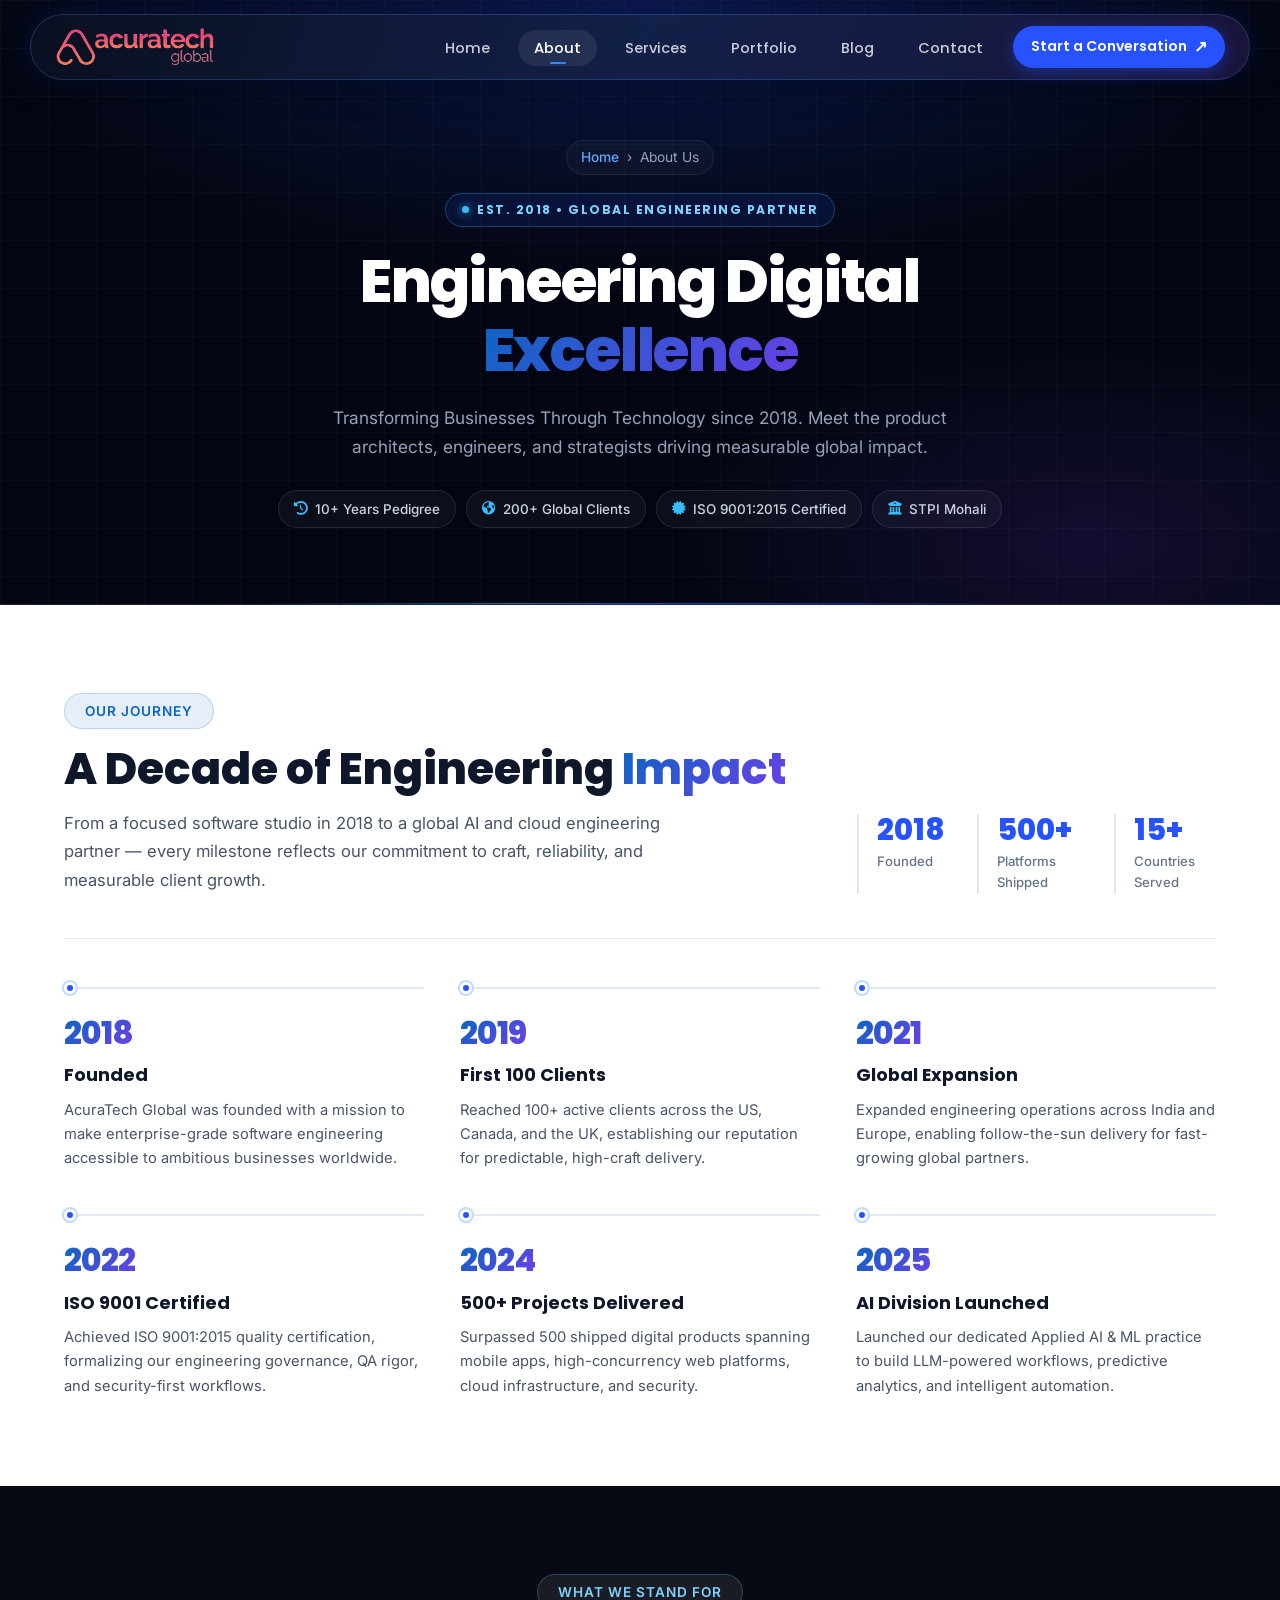
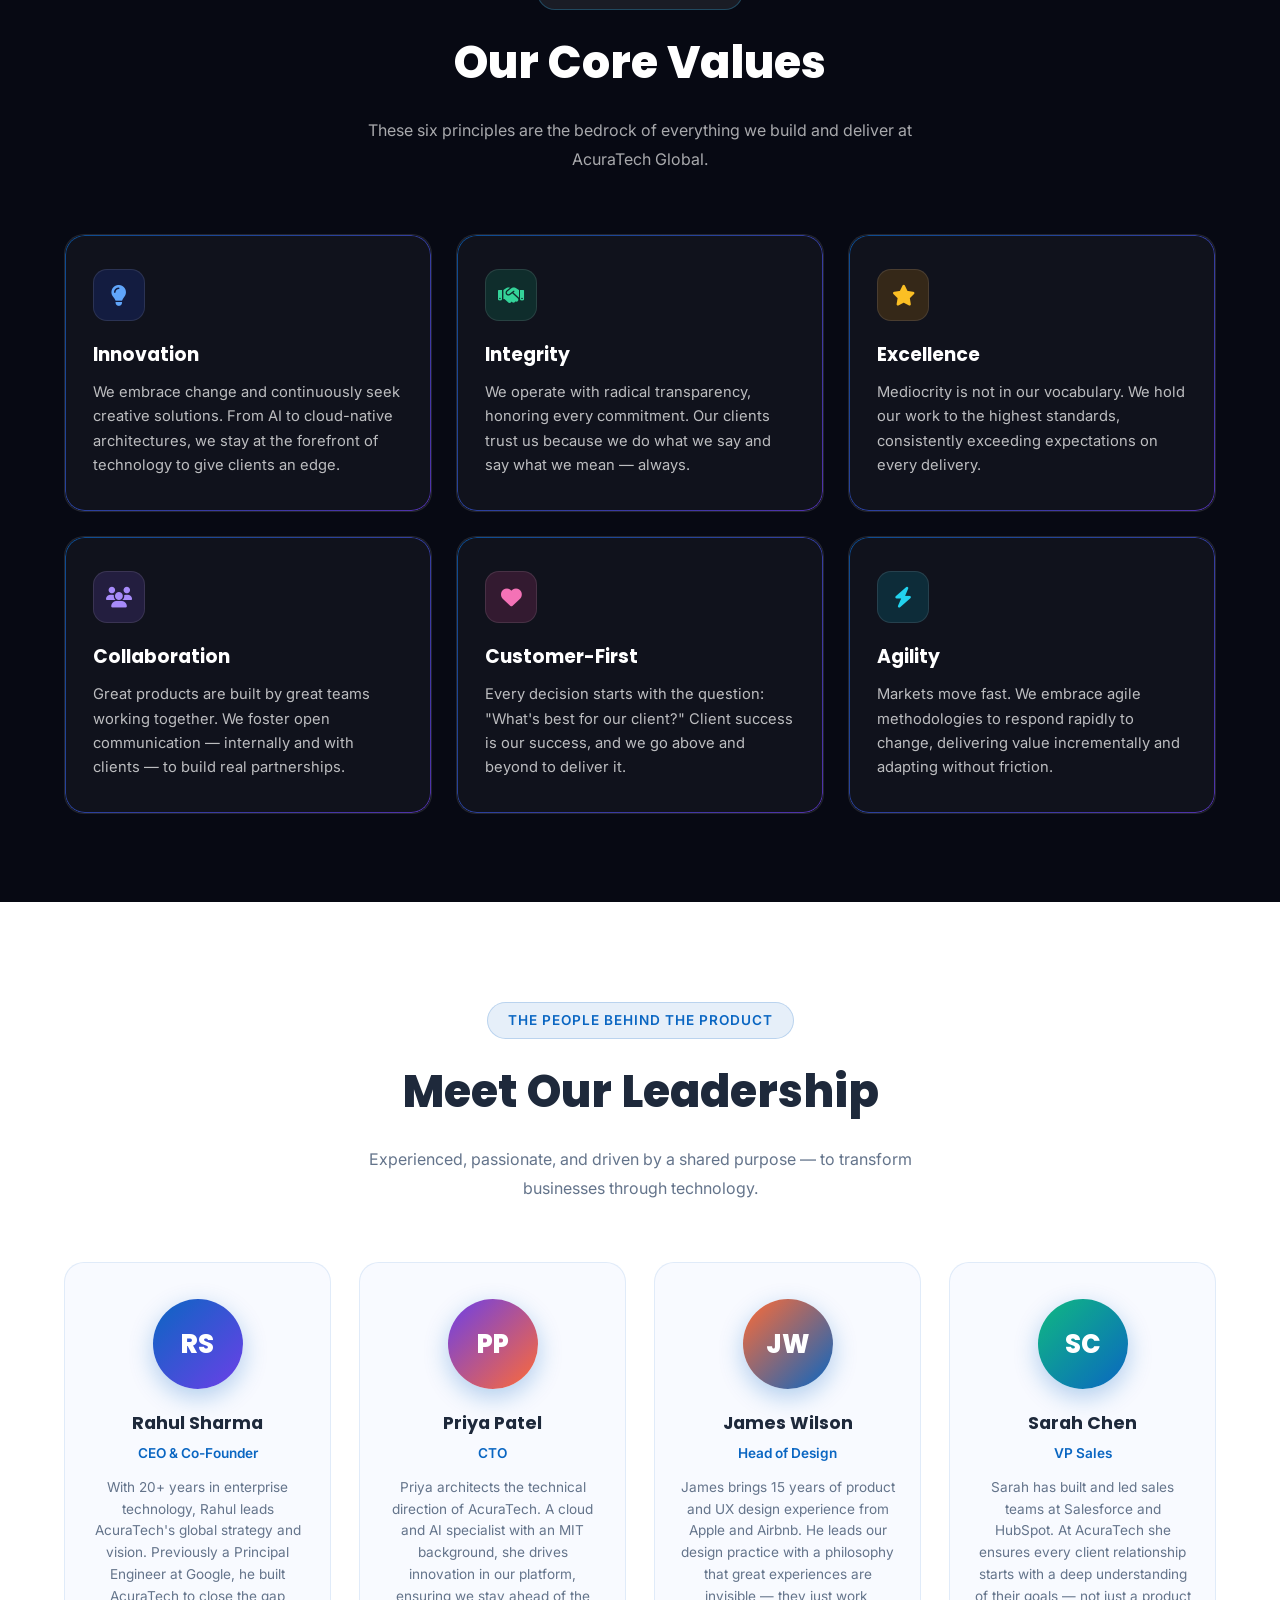
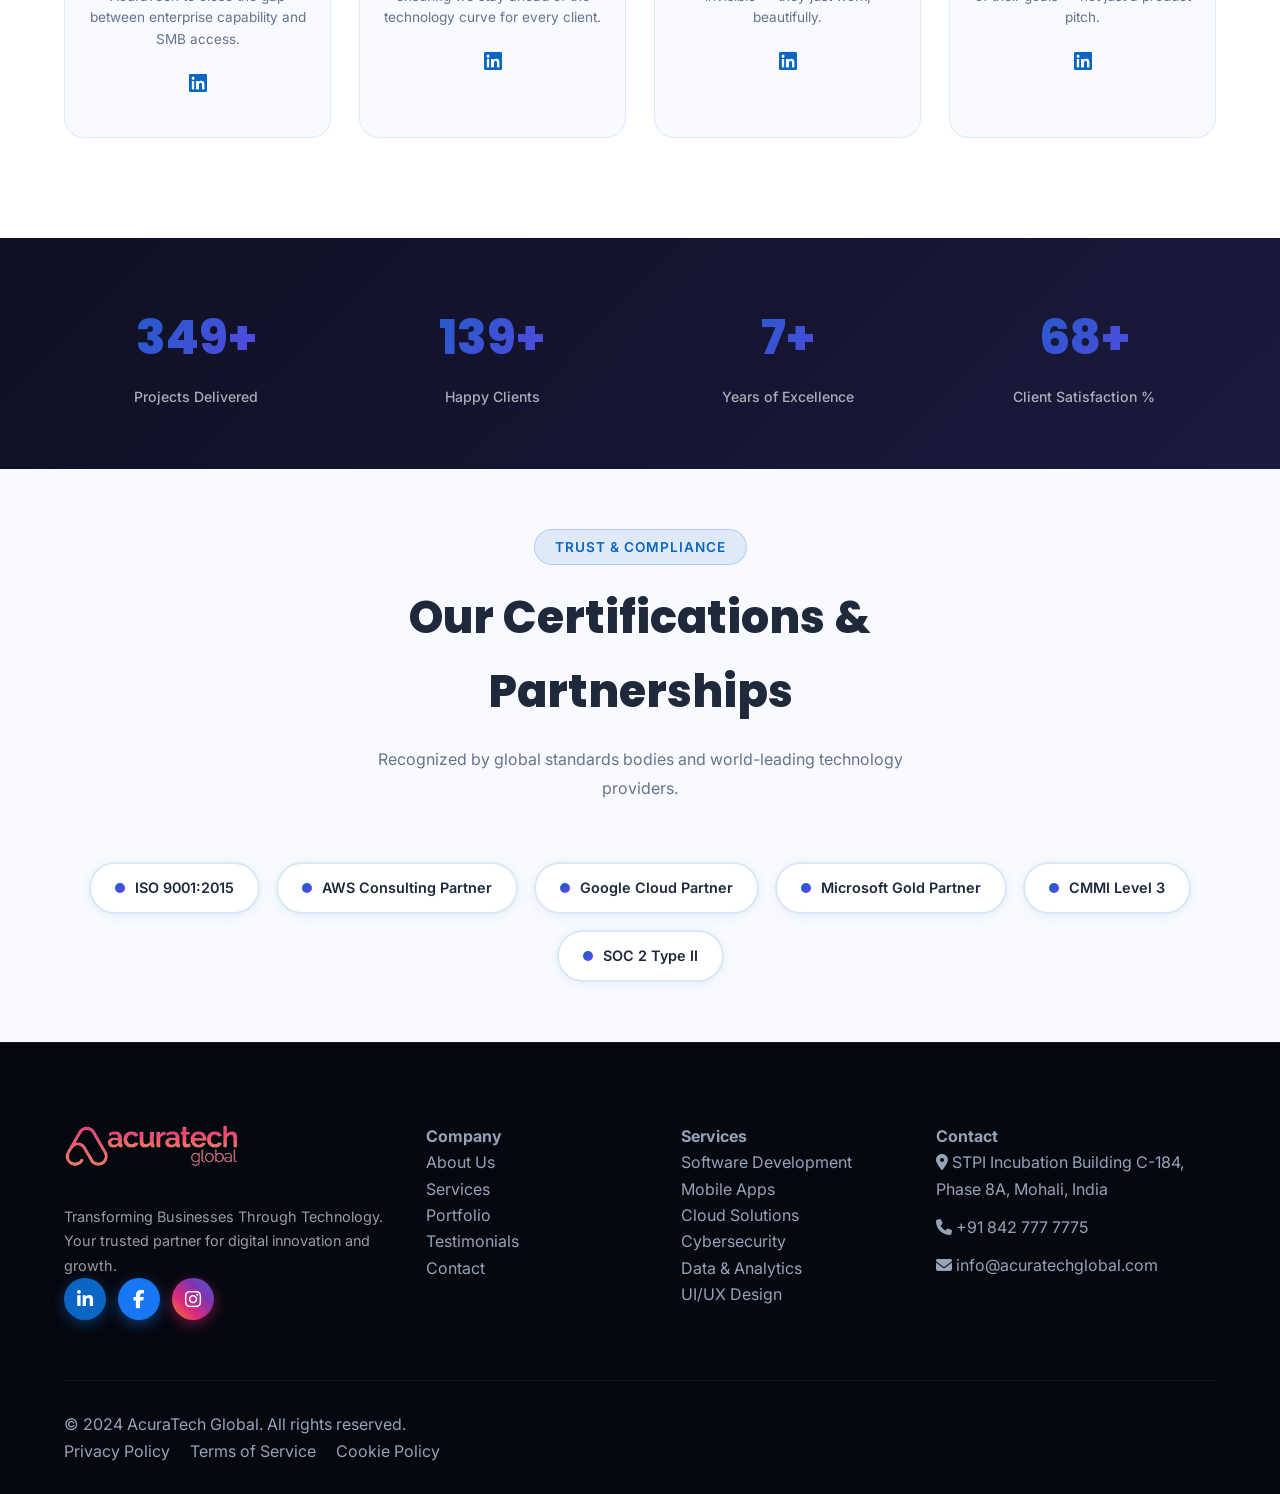
<file: about.html>
<!DOCTYPE html>
<html lang="en">
<head>
  <meta charset="UTF-8" />
  <meta name="viewport" content="width=device-width, initial-scale=1.0" />
  <meta name="description" content="Learn about AcuraTech Global — our story, mission, vision, core values, and the team behind transforming businesses through technology." />
  <meta property="og:title" content="About Us | AcuraTech Global" />
  <meta property="og:description" content="Transforming Businesses Through Technology since 2018. Meet our team and discover our story." />
  <title>About Us | AcuraTech Global</title>

  <!-- Google Fonts -->
  <link rel="preconnect" href="https://fonts.googleapis.com" />
  <link rel="preconnect" href="https://fonts.gstatic.com" crossorigin />
  <link href="https://fonts.googleapis.com/css2?family=Poppins:wght@400;600;700;800&family=Inter:wght@400;500;600&display=swap" rel="stylesheet" />

  <!-- Font Awesome 6 -->
  <link rel="stylesheet" href="https://cdnjs.cloudflare.com/ajax/libs/font-awesome/6.5.0/css/all.min.css" />

  <!-- Main Stylesheet -->
  <link rel="stylesheet" href="assets/css/style.css" />

  <style>
    /* ── Page-level overrides & extras ── */

    /* Page Hero — inherited from assets/css/style.css */

    /* Story Section — Open Editorial Timeline (Zero Boxes) */
    .story-section { padding: 88px 0; background: #ffffff; }
    .story-editorial-top {
      display: grid;
      grid-template-columns: 1.35fr 0.65fr;
      gap: 48px;
      align-items: end;
      padding-bottom: 44px;
      margin-bottom: 48px;
      border-bottom: 1px solid #e2e8f0;
    }
    .story-editorial-top .section-tag { margin-bottom: 14px; }
    .story-editorial-top h2 {
      font-family: 'Poppins', sans-serif;
      font-size: clamp(2rem, 3.6vw, 2.75rem);
      font-weight: 800;
      color: #0F172A;
      line-height: 1.18;
      margin: 0 0 14px;
    }
    .story-editorial-lead {
      font-family: 'Inter', sans-serif;
      font-size: 1.04rem;
      color: #475569;
      line-height: 1.7;
      margin: 0;
      max-width: 600px;
    }
    .story-stat-strip {
      display: flex;
      justify-content: flex-end;
      gap: 32px;
    }
    .story-stat-item {
      border-left: 2px solid #e2e8f0;
      padding-left: 18px;
    }
    .story-stat-item strong {
      display: block;
      font-family: 'Poppins', sans-serif;
      font-size: 1.85rem;
      font-weight: 800;
      color: #2752ff;
      line-height: 1.1;
    }
    .story-stat-item span {
      display: block;
      font-size: 0.82rem;
      color: #64748b;
      margin-top: 4px;
      font-weight: 500;
    }

    .editorial-timeline-grid {
      display: grid;
      grid-template-columns: repeat(3, 1fr);
      gap: 44px 36px;
    }
    .ed-milestone {
      position: relative;
      padding-top: 26px;
      border-top: 2px solid #e2e8f0;
      transition: border-color 0.25s ease;
    }
    .ed-milestone:hover {
      border-top-color: #2752ff;
    }
    .ed-milestone::before {
      content: '';
      position: absolute;
      top: -7px;
      left: 0;
      width: 12px;
      height: 12px;
      border-radius: 50%;
      background: #2752ff;
      border: 3px solid #ffffff;
      box-shadow: 0 0 0 2px #bfdbfe;
      transition: transform 0.25s ease, box-shadow 0.25s ease;
    }
    .ed-milestone:hover::before {
      transform: scale(1.2);
      box-shadow: 0 0 0 4px rgba(39, 82, 255, 0.22);
    }
    .ed-year {
      font-family: 'Poppins', sans-serif;
      font-size: 2rem;
      font-weight: 800;
      letter-spacing: -0.03em;
      background: linear-gradient(135deg, #0A66C2 0%, #6C3FE8 100%);
      -webkit-background-clip: text;
      -webkit-text-fill-color: transparent;
      line-height: 1.1;
      margin-bottom: 10px;
      display: inline-block;
    }
    .ed-title {
      font-family: 'Poppins', sans-serif;
      font-weight: 700;
      font-size: 1.12rem;
      color: #0F172A;
      margin-bottom: 8px;
    }
    .ed-desc {
      font-family: 'Inter', sans-serif;
      color: #475569;
      font-size: 0.92rem;
      line-height: 1.65;
      margin: 0;
    }
    @media (max-width: 992px) {
      .story-editorial-top { grid-template-columns: 1fr; gap: 28px; }
      .story-stat-strip { justify-content: flex-start; }
      .editorial-timeline-grid { grid-template-columns: repeat(2, 1fr); }
    }
    @media (max-width: 640px) {
      .story-stat-strip { flex-wrap: wrap; gap: 20px; }
      .editorial-timeline-grid { grid-template-columns: 1fr; gap: 32px; }
    }

    /* Core Values (Dark Boxed Showcase) */
    .core-values { padding: 88px 0; background: #070913; }
    .values-grid { display: grid; grid-template-columns: repeat(3, 1fr); gap: 24px; }
    .value-card {
      border-radius: 20px;
      padding: 34px 28px;
      position: relative;
      overflow: hidden;
      background: rgba(255, 255, 255, 0.04);
      border: 1px solid rgba(255, 255, 255, 0.08);
      text-align: left;
      transition: transform 0.3s ease, box-shadow 0.3s ease, border-color 0.3s ease;
    }
    .value-card::before {
      content: '';
      position: absolute;
      inset: 0;
      border-radius: 20px;
      padding: 1px;
      background: linear-gradient(135deg, rgba(10, 102, 194, 0.7), rgba(108, 63, 232, 0.7));
      -webkit-mask: linear-gradient(#fff 0 0) content-box, linear-gradient(#fff 0 0);
      -webkit-mask-composite: destination-out;
      mask-composite: exclude;
      pointer-events: none;
    }
    .value-card:hover {
      transform: translateY(-6px);
      background: rgba(255, 255, 255, 0.07);
      box-shadow: 0 20px 42px rgba(0, 0, 0, 0.45), 0 0 24px rgba(39, 82, 255, 0.18);
    }
    .value-icon {
      width: 52px; height: 52px;
      border-radius: 14px;
      display: flex; align-items: center; justify-content: center;
      font-size: 1.3rem;
      margin: 0 0 18px;
      border: 1px solid rgba(255, 255, 255, 0.1);
    }
    .value-card h3 { font-family: 'Poppins', sans-serif; font-weight: 700; font-size: 1.18rem; color: #ffffff; margin-bottom: 10px; }
    .value-card p { font-family: 'Inter', sans-serif; color: rgba(255, 255, 255, 0.72); font-size: 0.92rem; line-height: 1.65; margin: 0; }
    @media (max-width: 992px) {
      .values-grid { grid-template-columns: repeat(2, 1fr); }
    }
    @media (max-width: 640px) {
      .values-grid { grid-template-columns: 1fr; }
    }

    /* Team Section */
    .team-section { padding: 100px 0; background: #fff; }
    .team-grid { display: grid; grid-template-columns: repeat(4, 1fr); gap: 28px; }
    .team-card {
      border-radius: 20px;
      padding: 36px 24px;
      text-align: center;
      background: #F8FAFF;
      border: 1px solid rgba(10,102,194,0.1);
      transition: transform 0.3s, box-shadow 0.3s;
    }
    .team-card:hover { transform: translateY(-8px); box-shadow: 0 20px 50px rgba(10,102,194,0.12); }
    .avatar {
      width: 90px; height: 90px;
      border-radius: 50%;
      display: flex; align-items: center; justify-content: center;
      font-family: 'Poppins', sans-serif;
      font-size: 1.6rem;
      font-weight: 800;
      color: #fff;
      margin: 0 auto 20px;
      box-shadow: 0 8px 24px rgba(10,102,194,0.3);
    }
    .avatar-rs { background: linear-gradient(135deg, #0A66C2, #6C3FE8); }
    .avatar-pp { background: linear-gradient(135deg, #6C3FE8, #FF6B35); }
    .avatar-jw { background: linear-gradient(135deg, #FF6B35, #0A66C2); }
    .avatar-sc { background: linear-gradient(135deg, #10B981, #0A66C2); }
    .team-name { font-family: 'Poppins', sans-serif; font-weight: 700; font-size: 1.1rem; color: #1E293B; margin-bottom: 4px; }
    .team-role { font-family: 'Inter', sans-serif; font-size: 0.85rem; color: #0A66C2; font-weight: 600; margin-bottom: 12px; }
    .team-bio { font-family: 'Inter', sans-serif; color: #64748B; font-size: 0.85rem; line-height: 1.6; margin-bottom: 16px; }
    .team-linkedin { color: #0A66C2; font-size: 1.3rem; transition: color 0.2s; }
    .team-linkedin:hover { color: #6C3FE8; }

    /* Certifications */
    .certifications { padding: 60px 0; background: #F8FAFF; }
    .cert-pills { display: flex; flex-wrap: wrap; gap: 16px; justify-content: center; }
    .cert-pill {
      display: flex; align-items: center; gap: 10px;
      background: #fff;
      border: 2px solid rgba(10,102,194,0.15);
      border-radius: 50px;
      padding: 12px 24px;
      font-family: 'Inter', sans-serif;
      font-weight: 600;
      font-size: 0.9rem;
      color: #1E293B;
      box-shadow: 0 2px 12px rgba(10,102,194,0.08);
      transition: border-color 0.2s, box-shadow 0.2s;
    }
    .cert-pill:hover { border-color: #0A66C2; box-shadow: 0 4px 20px rgba(10,102,194,0.15); }
    .cert-pill .cert-dot {
      width: 10px; height: 10px;
      border-radius: 50%;
      background: linear-gradient(135deg, #0A66C2, #6C3FE8);
      flex-shrink: 0;
    }

    /* Stats strip — reuse homepage style */
    .stats-strip { padding: 60px 0; background: linear-gradient(135deg, #0F0F23, #1a1a3e); }
    .stats-grid { display: grid; grid-template-columns: repeat(4, 1fr); gap: 32px; text-align: center; }
    .stat-number { font-family: 'Poppins', sans-serif; font-size: 3rem; font-weight: 800; background: linear-gradient(135deg, #0A66C2, #6C3FE8); -webkit-background-clip: text; -webkit-text-fill-color: transparent; }
    .stat-label { font-family: 'Inter', sans-serif; color: rgba(255,255,255,0.65); margin-top: 8px; }

    /* Section header */
    .section-header { text-align: center; margin-bottom: 60px; }
    .section-tag {
      display: inline-block;
      background: rgba(10,102,194,0.1);
      color: #0A66C2;
      border: 1px solid rgba(10,102,194,0.2);
      border-radius: 50px;
      padding: 6px 20px;
      font-family: 'Inter', sans-serif;
      font-size: 0.85rem;
      font-weight: 600;
      text-transform: uppercase;
      letter-spacing: 1px;
      margin-bottom: 16px;
    }
    .section-header h2 {
      font-family: 'Poppins', sans-serif;
      font-size: clamp(1.8rem, 3.5vw, 2.8rem);
      font-weight: 800;
      color: #1E293B;
      margin-bottom: 16px;
    }
    .section-header h2.light { color: #fff; }
    .section-header p { font-family: 'Inter', sans-serif; color: #64748B; max-width: 580px; margin: 0 auto; line-height: 1.8; }
    .section-header p.light { color: rgba(255,255,255,0.65); }

    /* Container */
    .container { max-width: 1200px; margin: 0 auto; padding: 0 24px; }

    /* Responsive */
    @media (max-width: 1024px) { .team-grid { grid-template-columns: repeat(2, 1fr); } .values-grid { grid-template-columns: repeat(2, 1fr); } }
    @media (max-width: 768px) { .story-grid, .vm-grid { grid-template-columns: 1fr; } .team-grid { grid-template-columns: 1fr 1fr; } .stats-grid { grid-template-columns: 1fr 1fr; } }
    @media (max-width: 480px) { .team-grid, .values-grid, .stats-grid { grid-template-columns: 1fr; } }
  </style>
</head>
<body>

<!-- Page Loader -->
<div id="page-loader" class="page-loader">
  <div class="loader-spinner"></div>
</div>

<!-- Scroll Progress -->
<div id="scroll-progress" class="scroll-progress"></div>

<!-- ═══ NAVBAR ═══ -->
<header id="navbar" class="navbar">
  <nav class="nav-container" aria-label="Main navigation">
    <a href="index.html" class="nav-logo" aria-label="AcuraTech Global – Home">
      <img src="assets/images/logo.png" alt="AcuraTech Global" class="site-logo" width="165" height="44" />
    </a>
    <ul class="nav-links" role="list">
      <li><a href="index.html" class="nav-link">Home</a></li>
      <li><a href="about.html" class="nav-link active" aria-current="page">About</a></li>
      <li><a href="services.html" class="nav-link">Services</a></li>
      <li><a href="portfolio.html" class="nav-link">Portfolio</a></li>
      <li><a href="blog.html" class="nav-link">Blog</a></li>
      <li><a href="contact.html" class="nav-link">Contact</a></li>
    </ul>
    <a href="contact.html" class="nav-pill-cta">Start a Conversation <span class="nav-arrow">↗</span></a>
    <button id="menu-btn" class="hamburger" aria-label="Toggle mobile menu" aria-expanded="false" aria-controls="mobile-menu">
      <span></span><span></span><span></span>
    </button>
  </nav>

  <!-- Mobile menu -->
  <div id="mobile-menu" role="navigation" aria-label="Mobile navigation">
    <ul role="list">
      <li><a href="index.html" class="mobile-link">Home</a></li>
      <li><a href="about.html" class="mobile-link active">About</a></li>
      <li><a href="services.html" class="mobile-link">Services</a></li>
      <li><a href="portfolio.html" class="mobile-link">Portfolio</a></li>
      <li><a href="blog.html" class="mobile-link">Blog</a></li>
      <li><a href="contact.html" class="mobile-link">Contact</a></li>
    </ul>
  </div>
</header>

<main>

  <!-- ═══ PAGE HERO ═══ -->
  <section class="page-hero">
    <div class="container">
      <nav class="breadcrumb" aria-label="Breadcrumb">
        <a href="index.html">Home</a>
        <span>›</span>
        <span>About Us</span>
      </nav>
      <br />
      <div class="page-hero-eyebrow">
        <span class="eyebrow-dot"></span>
        Est. 2018 &bull; Global Engineering Partner
      </div>
      <h1>Engineering Digital <span class="gradient-text">Excellence</span></h1>
      <p class="page-hero-sub">
        Transforming Businesses Through Technology since 2018. Meet the product architects, engineers, and strategists driving measurable global impact.
      </p>
      <div class="page-hero-highlights">
        <span class="page-hero-pill"><i class="fa-solid fa-clock-rotate-left"></i> 10+ Years Pedigree</span>
        <span class="page-hero-pill"><i class="fa-solid fa-earth-americas"></i> 200+ Global Clients</span>
        <span class="page-hero-pill"><i class="fa-solid fa-certificate"></i> ISO 9001:2015 Certified</span>
        <span class="page-hero-pill"><i class="fa-solid fa-building-columns"></i> STPI Mohali</span>
      </div>
    </div>
  </section>

  <!-- ═══ OUR STORY ═══ -->
  <section class="story-section animate-on-scroll">
    <div class="container">
      <div class="story-editorial-top">
        <div>
          <div class="section-tag">Our Journey</div>
          <h2>A Decade of Engineering <span class="gradient-text">Impact</span></h2>
          <p class="story-editorial-lead">
            From a focused software studio in 2018 to a global AI and cloud engineering partner — every milestone reflects our commitment to craft, reliability, and measurable client growth.
          </p>
        </div>
        <div class="story-stat-strip">
          <div class="story-stat-item">
            <strong>2018</strong>
            <span>Founded</span>
          </div>
          <div class="story-stat-item">
            <strong>500+</strong>
            <span>Platforms Shipped</span>
          </div>
          <div class="story-stat-item">
            <strong>15+</strong>
            <span>Countries Served</span>
          </div>
        </div>
      </div>

      <div class="editorial-timeline-grid stagger-children">
        <div class="ed-milestone animate-on-scroll">
          <span class="ed-year">2018</span>
          <h3 class="ed-title">Founded</h3>
          <p class="ed-desc">AcuraTech Global was founded with a mission to make enterprise-grade software engineering accessible to ambitious businesses worldwide.</p>
        </div>

        <div class="ed-milestone animate-on-scroll">
          <span class="ed-year">2019</span>
          <h3 class="ed-title">First 100 Clients</h3>
          <p class="ed-desc">Reached 100+ active clients across the US, Canada, and the UK, establishing our reputation for predictable, high-craft delivery.</p>
        </div>

        <div class="ed-milestone animate-on-scroll">
          <span class="ed-year">2021</span>
          <h3 class="ed-title">Global Expansion</h3>
          <p class="ed-desc">Expanded engineering operations across India and Europe, enabling follow-the-sun delivery for fast-growing global partners.</p>
        </div>

        <div class="ed-milestone animate-on-scroll">
          <span class="ed-year">2022</span>
          <h3 class="ed-title">ISO 9001 Certified</h3>
          <p class="ed-desc">Achieved ISO 9001:2015 quality certification, formalizing our engineering governance, QA rigor, and security-first workflows.</p>
        </div>

        <div class="ed-milestone animate-on-scroll">
          <span class="ed-year">2024</span>
          <h3 class="ed-title">500+ Projects Delivered</h3>
          <p class="ed-desc">Surpassed 500 shipped digital products spanning mobile apps, high-concurrency web platforms, cloud infrastructure, and security.</p>
        </div>

        <div class="ed-milestone animate-on-scroll">
          <span class="ed-year">2025</span>
          <h3 class="ed-title">AI Division Launched</h3>
          <p class="ed-desc">Launched our dedicated Applied AI &amp; ML practice to build LLM-powered workflows, predictive analytics, and intelligent automation.</p>
        </div>
      </div>
    </div>
  </section>

  <!-- ═══ CORE VALUES (DARK BOXED SECTION) ═══ -->
  <section class="core-values">
    <div class="container">
      <div class="section-header">
        <div class="section-tag" style="background:rgba(255,255,255,0.08); color:#7dd3fc; border-color:rgba(56,189,248,0.28);">What We Stand For</div>
        <h2 class="light">Our Core Values</h2>
        <p class="light">These six principles are the bedrock of everything we build and deliver at AcuraTech Global.</p>
      </div>
      <div class="values-grid stagger-children">
        <div class="value-card animate-on-scroll">
          <div class="value-icon" style="background:rgba(39,82,255,0.16); color:#60a5fa;"><i class="fa-solid fa-lightbulb"></i></div>
          <h3>Innovation</h3>
          <p>We embrace change and continuously seek creative solutions. From AI to cloud-native architectures, we stay at the forefront of technology to give clients an edge.</p>
        </div>
        <div class="value-card animate-on-scroll">
          <div class="value-icon" style="background:rgba(16,185,129,0.16); color:#34d399;"><i class="fa-solid fa-handshake"></i></div>
          <h3>Integrity</h3>
          <p>We operate with radical transparency, honoring every commitment. Our clients trust us because we do what we say and say what we mean — always.</p>
        </div>
        <div class="value-card animate-on-scroll">
          <div class="value-icon" style="background:rgba(245,158,11,0.16); color:#fbbf24;"><i class="fa-solid fa-star"></i></div>
          <h3>Excellence</h3>
          <p>Mediocrity is not in our vocabulary. We hold our work to the highest standards, consistently exceeding expectations on every delivery.</p>
        </div>
        <div class="value-card animate-on-scroll">
          <div class="value-icon" style="background:rgba(139,92,246,0.16); color:#a78bfa;"><i class="fa-solid fa-users"></i></div>
          <h3>Collaboration</h3>
          <p>Great products are built by great teams working together. We foster open communication — internally and with clients — to build real partnerships.</p>
        </div>
        <div class="value-card animate-on-scroll">
          <div class="value-icon" style="background:rgba(236,72,153,0.16); color:#f472b6;"><i class="fa-solid fa-heart"></i></div>
          <h3>Customer-First</h3>
          <p>Every decision starts with the question: "What's best for our client?" Client success is our success, and we go above and beyond to deliver it.</p>
        </div>
        <div class="value-card animate-on-scroll">
          <div class="value-icon" style="background:rgba(6,182,212,0.16); color:#22d3ee;"><i class="fa-solid fa-bolt"></i></div>
          <h3>Agility</h3>
          <p>Markets move fast. We embrace agile methodologies to respond rapidly to change, delivering value incrementally and adapting without friction.</p>
        </div>
      </div>
    </div>
  </section>

  <!-- ═══ TEAM ═══ -->
  <section class="team-section">
    <div class="container">
      <div class="section-header">
        <div class="section-tag">The People Behind the Product</div>
        <h2>Meet Our Leadership</h2>
        <p>Experienced, passionate, and driven by a shared purpose — to transform businesses through technology.</p>
      </div>
      <div class="team-grid stagger-children">

        <!-- Rahul Sharma -->
        <div class="team-card animate-on-scroll">
          <div class="avatar avatar-rs">RS</div>
          <div class="team-name">Rahul Sharma</div>
          <div class="team-role">CEO &amp; Co-Founder</div>
          <div class="team-bio">With 20+ years in enterprise technology, Rahul leads AcuraTech's global strategy and vision. Previously a Principal Engineer at Google, he built AcuraTech to close the gap between enterprise capability and SMB access.</div>
          <a href="#" class="team-linkedin" aria-label="Rahul Sharma LinkedIn"><i class="fab fa-linkedin"></i></a>
        </div>

        <!-- Priya Patel -->
        <div class="team-card animate-on-scroll">
          <div class="avatar avatar-pp">PP</div>
          <div class="team-name">Priya Patel</div>
          <div class="team-role">CTO</div>
          <div class="team-bio">Priya architects the technical direction of AcuraTech. A cloud and AI specialist with an MIT background, she drives innovation in our platform, ensuring we stay ahead of the technology curve for every client.</div>
          <a href="#" class="team-linkedin" aria-label="Priya Patel LinkedIn"><i class="fab fa-linkedin"></i></a>
        </div>

        <!-- James Wilson -->
        <div class="team-card animate-on-scroll">
          <div class="avatar avatar-jw">JW</div>
          <div class="team-name">James Wilson</div>
          <div class="team-role">Head of Design</div>
          <div class="team-bio">James brings 15 years of product and UX design experience from Apple and Airbnb. He leads our design practice with a philosophy that great experiences are invisible — they just work, beautifully.</div>
          <a href="#" class="team-linkedin" aria-label="James Wilson LinkedIn"><i class="fab fa-linkedin"></i></a>
        </div>

        <!-- Sarah Chen -->
        <div class="team-card animate-on-scroll">
          <div class="avatar avatar-sc">SC</div>
          <div class="team-name">Sarah Chen</div>
          <div class="team-role">VP Sales</div>
          <div class="team-bio">Sarah has built and led sales teams at Salesforce and HubSpot. At AcuraTech she ensures every client relationship starts with a deep understanding of their goals — not just a product pitch.</div>
          <a href="#" class="team-linkedin" aria-label="Sarah Chen LinkedIn"><i class="fab fa-linkedin"></i></a>
        </div>

      </div>
    </div>
  </section>

  <!-- ═══ STATS STRIP ═══ -->
  <section class="stats-strip">
    <div class="container">
      <div class="stats-grid">
        <div class="animate-on-scroll">
          <div class="stat-number" data-target="500">0</div>
          <div class="stat-label">Projects Delivered</div>
        </div>
        <div class="animate-on-scroll">
          <div class="stat-number" data-target="200">0</div>
          <div class="stat-label">Happy Clients</div>
        </div>
        <div class="animate-on-scroll">
          <div class="stat-number" data-target="10">0</div>
          <div class="stat-label">Years of Excellence</div>
        </div>
        <div class="animate-on-scroll">
          <div class="stat-number" data-target="98">0</div>
          <div class="stat-label">Client Satisfaction %</div>
        </div>
      </div>
    </div>
  </section>

  <!-- ═══ CERTIFICATIONS ═══ -->
  <section class="certifications">
    <div class="container">
      <div class="section-header">
        <div class="section-tag">Trust &amp; Compliance</div>
        <h2>Our Certifications &amp; Partnerships</h2>
        <p>Recognized by global standards bodies and world-leading technology providers.</p>
      </div>
      <div class="cert-pills animate-on-scroll">
        <div class="cert-pill"><span class="cert-dot"></span>ISO 9001:2015</div>
        <div class="cert-pill"><span class="cert-dot"></span>AWS Consulting Partner</div>
        <div class="cert-pill"><span class="cert-dot"></span>Google Cloud Partner</div>
        <div class="cert-pill"><span class="cert-dot"></span>Microsoft Gold Partner</div>
        <div class="cert-pill"><span class="cert-dot"></span>CMMI Level 3</div>
        <div class="cert-pill"><span class="cert-dot"></span>SOC 2 Type II</div>
      </div>
    </div>
  </section>

</main>

<!-- ═══ FOOTER ═══ -->
<footer class="footer">
  <div class="container">
    <div class="footer-grid">
      <div class="footer-brand">
        <a href="index.html" class="footer-logo" aria-label="AcuraTech Global – Home">
        <img src="assets/images/logo.png" alt="AcuraTech Global" class="footer-logo-img" width="175" height="46" />
      </a>
        <p style="color:rgba(255,255,255,0.6); font-family:'Inter',sans-serif; line-height:1.7; font-size:0.9rem;">Transforming Businesses Through Technology. Your trusted partner for digital innovation and growth.</p>
        <div class="footer-socials" aria-label="Social media links">
              <a href="https://in.linkedin.com/company/acuratech-global" class="social-link" aria-label="LinkedIn" target="_blank" rel="noopener noreferrer"><i class="fa-brands fa-linkedin-in"></i></a>
              <a href="https://www.facebook.com/acuratechglobal" class="social-link" aria-label="Facebook" target="_blank" rel="noopener noreferrer"><i class="fa-brands fa-facebook-f"></i></a>
              <a href="https://www.instagram.com/acuratechglobal?fqnt=MTJtbnV0OXJpMGZpbQ%3D%3D&utm_source=qr" class="social-link" aria-label="Instagram" target="_blank" rel="noopener noreferrer"><i class="fa-brands fa-instagram"></i></a>
            </div>
      </div>

      <div class="footer-col">
        <h4>Company</h4>
        <ul>
          <li><a href="about.html">About Us</a></li>
          <li><a href="services.html">Services</a></li>
          <li><a href="index.html#portfolio">Portfolio</a></li>
          <li><a href="index.html#testimonials">Testimonials</a></li>
          <li><a href="contact.html">Contact</a></li>
        </ul>
      </div>

      <div class="footer-col">
        <h4>Services</h4>
        <ul>
          <li><a href="services.html#software">Software Development</a></li>
          <li><a href="services.html#mobile">Mobile Apps</a></li>
          <li><a href="services.html#cloud">Cloud Solutions</a></li>
          <li><a href="services.html#security">Cybersecurity</a></li>
          <li><a href="services.html#data">Data &amp; Analytics</a></li>
          <li><a href="services.html#design">UI/UX Design</a></li>
        </ul>
      </div>

      <div class="footer-col">
        <h4>Contact</h4>
        <ul class="footer-contact-list">
          <li><i class="fas fa-map-marker-alt"></i> STPI Incubation Building C-184, Phase 8A, Mohali, India</li>
          <li><i class="fas fa-phone"></i> <a href="tel:+918427777775">+91 842 777 7775</a></li>
          <li><i class="fas fa-envelope"></i> <a href="mailto:info@acuratechglobal.com">info@acuratechglobal.com</a></li>
        </ul>
      </div>
    </div>

    <div class="footer-bottom">
      <p>&copy; 2024 AcuraTech Global. All rights reserved.</p>
      <div class="footer-bottom-links">
        <a href="#">Privacy Policy</a>
        <a href="#">Terms of Service</a>
        <a href="#">Cookie Policy</a>
      </div>
    </div>
  </div>
</footer>

<!-- Back to Top -->
<button id="back-to-top" aria-label="Back to top"><i class="fas fa-arrow-up"></i></button>

<script src="assets/js/main.js"></script>
</body>
</html>
</file>
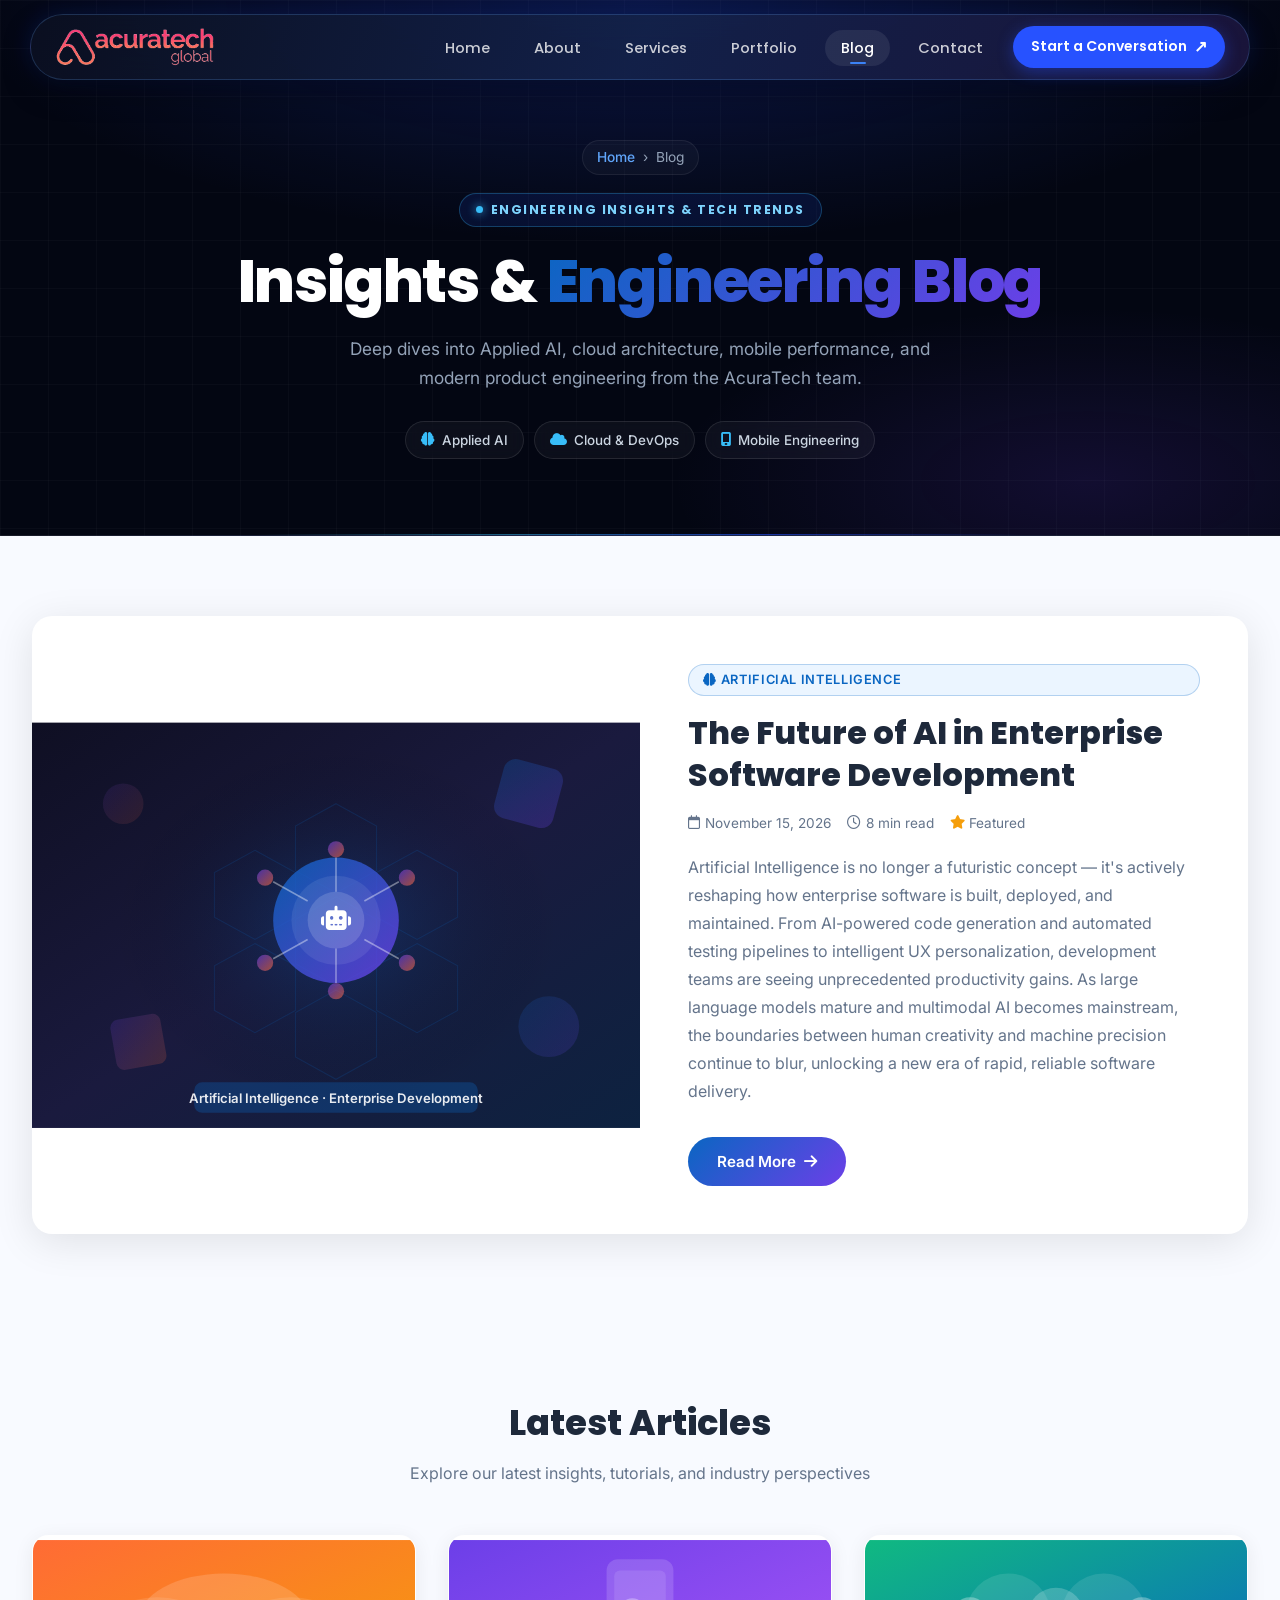
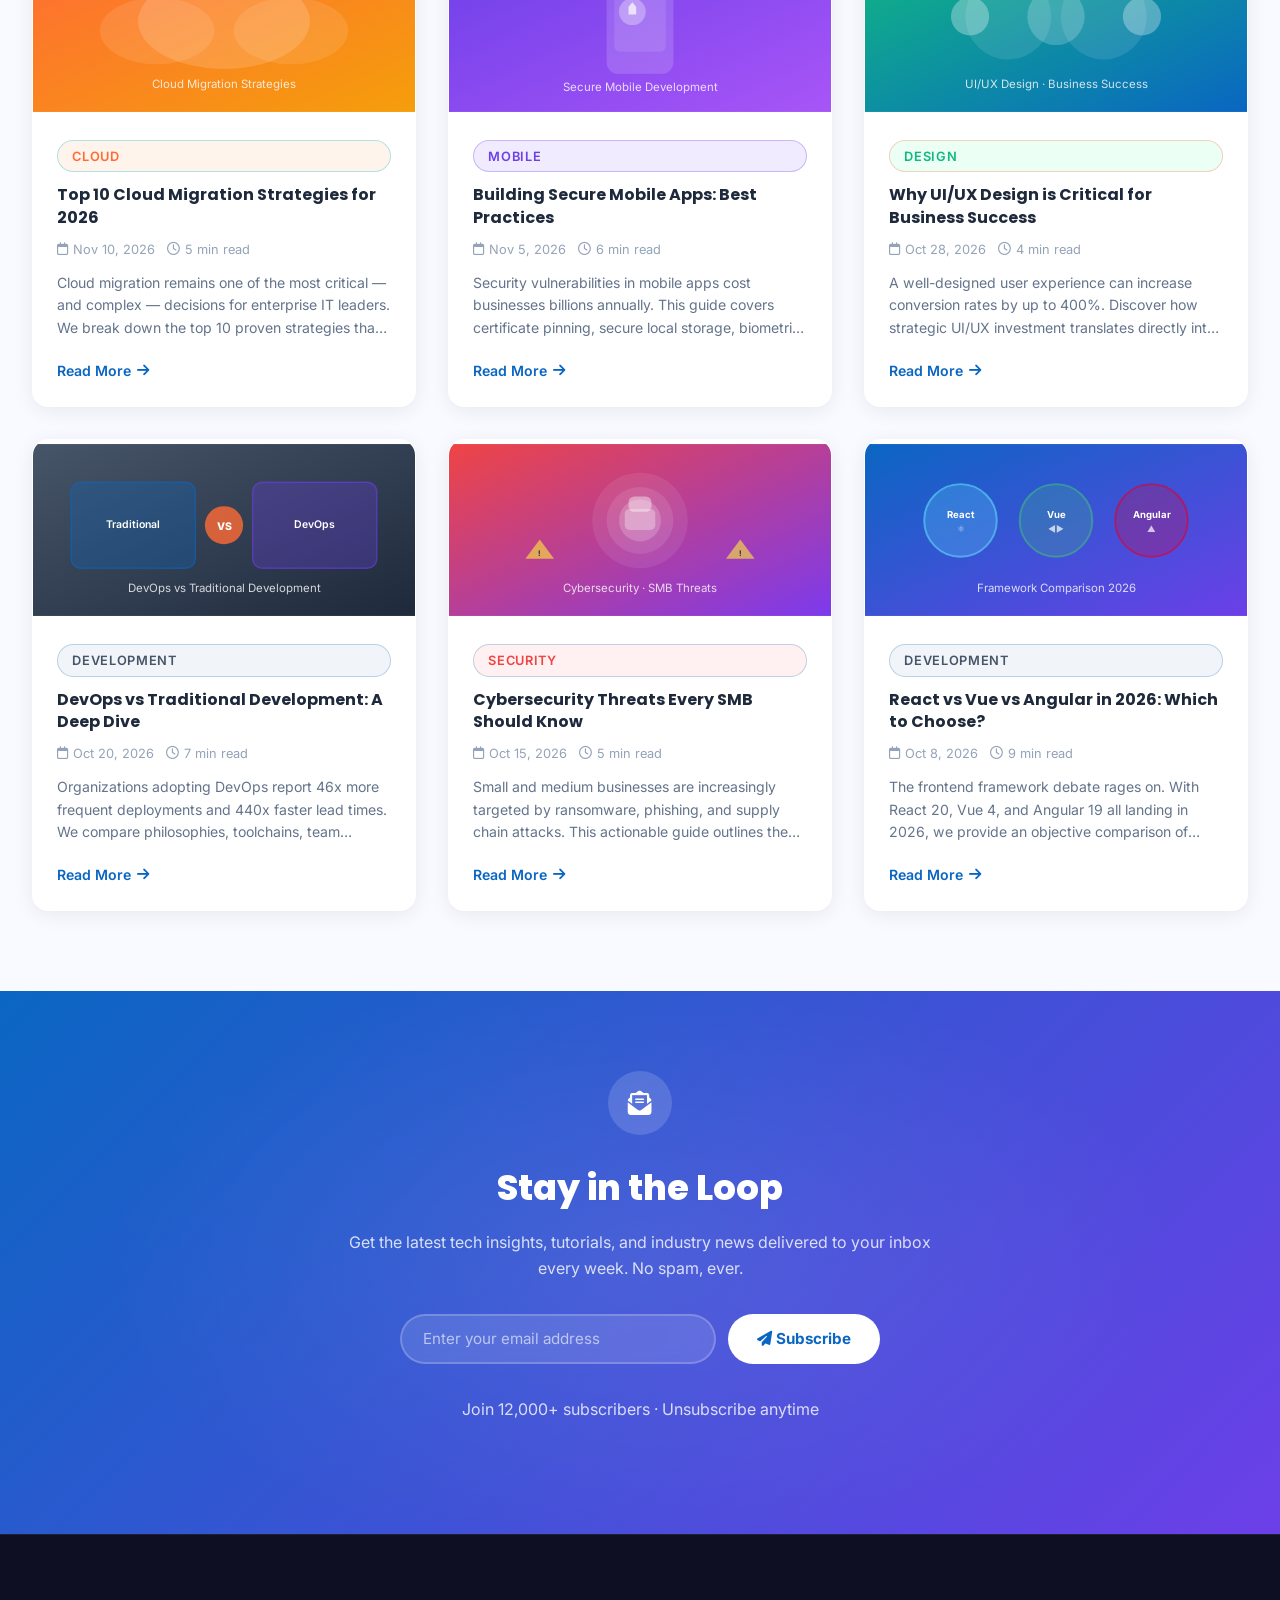
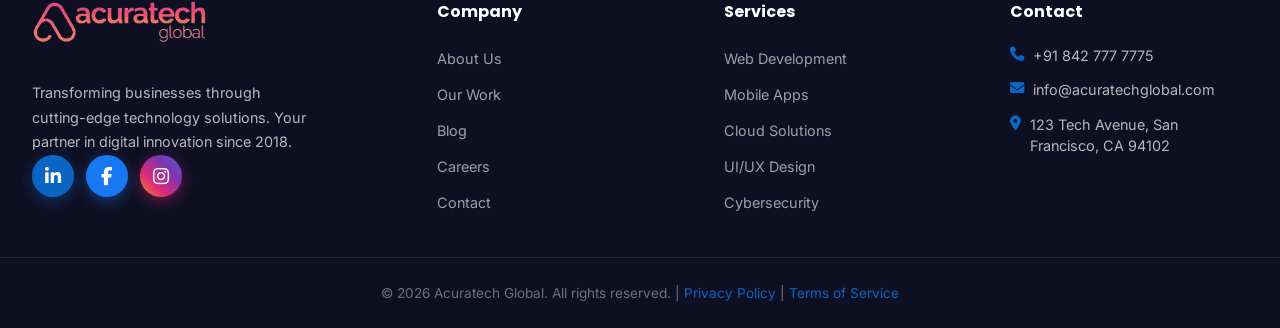
<file: blog.html>
<!DOCTYPE html>
<html lang="en">
<head>
  <meta charset="UTF-8" />
  <meta name="viewport" content="width=device-width, initial-scale=1.0" />
  <meta name="description" content="AcuraTech Global Insights & Blog – Stay updated with the latest in technology, cloud, mobile, AI, and enterprise software development." />
  <meta name="keywords" content="AcuraTech Global, blog, tech insights, AI, cloud, mobile development, cybersecurity" />
  <title>Insights &amp; Blog | AcuraTech Global</title>

  <!-- Google Fonts -->
  <link rel="preconnect" href="https://fonts.googleapis.com" />
  <link rel="preconnect" href="https://fonts.gstatic.com" crossorigin />
  <link href="https://fonts.googleapis.com/css2?family=Poppins:wght@400;600;700;800&family=Inter:wght@400;500;600&display=swap" rel="stylesheet" />

  <!-- Font Awesome 6 -->
  <link rel="stylesheet" href="https://cdnjs.cloudflare.com/ajax/libs/font-awesome/6.5.0/css/all.min.css" />

  <!-- Main Stylesheet -->
  <link rel="stylesheet" href="assets/css/style.css" />

  <style>
    /* =============================================
       PAGE-SPECIFIC STYLES – BLOG
       ============================================= */

    /* ---------- Page Loader ---------- */
    #page-loader {
      position: fixed;
      inset: 0;
      background: var(--dark-bg, #0F0F23);
      display: flex;
      align-items: center;
      justify-content: center;
      z-index: 9999;
      transition: opacity 0.5s, visibility 0.5s;
    }
    #page-loader.hidden { opacity: 0; visibility: hidden; }
    .loader-ring {
      width: 56px; height: 56px;
      border: 4px solid rgba(255,255,255,0.1);
      border-top-color: #0A66C2;
      border-radius: 50%;
      animation: spin 0.9s linear infinite;
    }
    @keyframes spin { to { transform: rotate(360deg); } }

    /* ---------- Scroll Progress ---------- */
    #scroll-progress {
      position: fixed;
      top: 0; left: 0;
      height: 3px;
      width: 0%;
      background: linear-gradient(90deg, #0A66C2, #6C3FE8, #FF6B35);
      z-index: 10001;
      transition: width 0.1s linear;
    }

    /* ---------- Back to Top ---------- */
    #back-to-top {
      position: fixed;
      bottom: 2rem; right: 2rem;
      width: 44px; height: 44px;
      border-radius: 50%;
      background: linear-gradient(135deg, #0A66C2, #6C3FE8);
      color: #fff;
      border: none;
      cursor: pointer;
      font-size: 1.1rem;
      display: flex;
      align-items: center;
      justify-content: center;
      opacity: 0;
      visibility: hidden;
      transition: opacity 0.3s, visibility 0.3s, transform 0.3s;
      z-index: 999;
      box-shadow: 0 4px 15px rgba(10,102,194,0.4);
    }
    #back-to-top.visible { opacity: 1; visibility: visible; }
    #back-to-top:hover { transform: translateY(-3px); }

    /* Navbar & Page Hero — inherited from assets/css/style.css */

    /* ---------- General Section ---------- */
    .section-wrapper {
      max-width: 1280px;
      margin: 0 auto;
      padding: 0 2rem;
    }

    /* ---------- Featured Article ---------- */
    .featured-section {
      padding: 5rem 2rem;
      background: #F8FAFF;
    }
    .featured-card {
      max-width: 1280px;
      margin: 0 auto;
      background: #fff;
      border-radius: 20px;
      overflow: hidden;
      box-shadow: 0 8px 40px rgba(0,0,0,0.1);
      display: grid;
      grid-template-columns: 1fr 1fr;
    }
    @media (max-width: 768px) { .featured-card { grid-template-columns: 1fr; } }

    .featured-illustration {
      width: 100%;
      height: 100%;
      min-height: 350px;
      display: block;
    }

    .featured-content {
      padding: 3rem;
      display: flex;
      flex-direction: column;
      justify-content: center;
    }
    .category-badge {
      display: inline-block;
      padding: 0.3rem 0.9rem;
      border-radius: 50px;
      font-size: 0.8rem;
      font-weight: 600;
      font-family: 'Inter', sans-serif;
      margin-bottom: 1rem;
      text-transform: uppercase;
      letter-spacing: 0.05em;
    }
    .badge-ai         { background: #EBF5FF; color: #0A66C2; }
    .badge-cloud      { background: #FFF4EB; color: #FF6B35; }
    .badge-mobile     { background: #F0EBFF; color: #6C3FE8; }
    .badge-design     { background: #EBFFF5; color: #10B981; }
    .badge-dev        { background: #F1F5F9; color: #475569; }
    .badge-security   { background: #FFF1F1; color: #EF4444; }

    .featured-content h2 {
      font-family: 'Poppins', sans-serif;
      font-size: clamp(1.4rem, 3vw, 2rem);
      font-weight: 800;
      color: #1E293B;
      margin-bottom: 1rem;
      line-height: 1.3;
    }
    .article-meta {
      display: flex;
      align-items: center;
      gap: 1rem;
      margin-bottom: 1.2rem;
      font-family: 'Inter', sans-serif;
      font-size: 0.85rem;
      color: #64748B;
      flex-wrap: wrap;
    }
    .article-meta span { display: flex; align-items: center; gap: 0.3rem; }
    .featured-content p {
      font-family: 'Inter', sans-serif;
      font-size: 1rem;
      color: #64748B;
      line-height: 1.75;
      margin-bottom: 2rem;
    }
    .read-more-btn {
      display: inline-flex;
      align-items: center;
      gap: 0.5rem;
      padding: 0.75rem 1.8rem;
      background: linear-gradient(135deg, #0A66C2, #6C3FE8);
      color: #fff;
      border-radius: 50px;
      text-decoration: none;
      font-family: 'Inter', sans-serif;
      font-weight: 600;
      font-size: 0.95rem;
      transition: transform 0.2s, box-shadow 0.2s;
      align-self: flex-start;
    }
    .read-more-btn:hover { transform: translateY(-2px); box-shadow: 0 6px 20px rgba(10,102,194,0.4); }

    /* ---------- Blog Grid ---------- */
    .blog-section {
      padding: 5rem 2rem;
      background: #F8FAFF;
    }
    .blog-section-header {
      text-align: center;
      margin-bottom: 3rem;
    }
    .blog-section-header h2 {
      font-family: 'Poppins', sans-serif;
      font-size: clamp(1.6rem, 3vw, 2.2rem);
      font-weight: 800;
      color: #1E293B;
      margin-bottom: 0.5rem;
    }
    .blog-section-header p {
      font-family: 'Inter', sans-serif;
      color: #64748B;
      font-size: 1rem;
    }
    .blog-grid {
      max-width: 1280px;
      margin: 0 auto;
      display: grid;
      grid-template-columns: repeat(3, 1fr);
      gap: 2rem;
    }
    @media (max-width: 1024px) { .blog-grid { grid-template-columns: repeat(2, 1fr); } }
    @media (max-width: 640px)  { .blog-grid { grid-template-columns: 1fr; } }

    .blog-card {
      background: #fff;
      border-radius: 16px;
      overflow: hidden;
      box-shadow: 0 4px 20px rgba(0,0,0,0.07);
      transition: transform 0.3s, box-shadow 0.3s;
      display: flex;
      flex-direction: column;
    }
    .blog-card:hover {
      transform: translateY(-6px);
      box-shadow: 0 12px 36px rgba(10,102,194,0.15);
    }
    .blog-thumb {
      width: 100%;
      height: 180px;
      display: block;
      flex-shrink: 0;
    }
    .blog-body {
      padding: 1.5rem;
      display: flex;
      flex-direction: column;
      flex: 1;
    }
    .blog-body .category-badge { margin-bottom: 0.75rem; }
    .blog-body h3 {
      font-family: 'Poppins', sans-serif;
      font-size: 1rem;
      font-weight: 700;
      color: #1E293B;
      margin-bottom: 0.6rem;
      line-height: 1.4;
    }
    .blog-meta {
      display: flex;
      gap: 0.75rem;
      font-family: 'Inter', sans-serif;
      font-size: 0.8rem;
      color: #94A3B8;
      margin-bottom: 0.75rem;
      flex-wrap: wrap;
    }
    .blog-meta span { display: flex; align-items: center; gap: 0.3rem; }
    .blog-excerpt {
      font-family: 'Inter', sans-serif;
      font-size: 0.88rem;
      color: #64748B;
      line-height: 1.6;
      flex: 1;
      margin-bottom: 1.2rem;
      display: -webkit-box;
      -webkit-line-clamp: 3;
      -webkit-box-orient: vertical;
      overflow: hidden;
    }
    .blog-read-more {
      display: inline-flex;
      align-items: center;
      gap: 0.4rem;
      color: #0A66C2;
      font-family: 'Inter', sans-serif;
      font-size: 0.88rem;
      font-weight: 600;
      text-decoration: none;
      transition: gap 0.2s, color 0.2s;
      margin-top: auto;
    }
    .blog-read-more:hover { color: #6C3FE8; gap: 0.7rem; }

    /* ---------- Newsletter ---------- */
    .newsletter-section {
      padding: 5rem 2rem;
      background: linear-gradient(135deg, #0A66C2 0%, #6C3FE8 100%);
      text-align: center;
      position: relative;
      overflow: hidden;
    }
    .newsletter-section::before {
      content: '';
      position: absolute;
      inset: 0;
      background: radial-gradient(ellipse 60% 80% at 50% 50%, rgba(255,255,255,0.08) 0%, transparent 70%);
    }
    .newsletter-inner {
      position: relative;
      z-index: 1;
      max-width: 600px;
      margin: 0 auto;
    }
    .newsletter-icon {
      width: 64px; height: 64px;
      background: rgba(255,255,255,0.15);
      border-radius: 50%;
      display: flex; align-items: center; justify-content: center;
      margin: 0 auto 1.5rem;
      font-size: 1.5rem;
      color: #fff;
    }
    .newsletter-inner h2 {
      font-family: 'Poppins', sans-serif;
      font-size: clamp(1.6rem, 3vw, 2.2rem);
      font-weight: 800;
      color: #fff;
      margin-bottom: 0.75rem;
    }
    .newsletter-inner p {
      font-family: 'Inter', sans-serif;
      color: rgba(255,255,255,0.8);
      font-size: 1rem;
      margin-bottom: 2rem;
    }
    .newsletter-form {
      display: flex;
      gap: 0.75rem;
      max-width: 480px;
      margin: 0 auto;
      flex-wrap: wrap;
      justify-content: center;
    }
    .newsletter-form input[type="email"] {
      flex: 1;
      min-width: 220px;
      padding: 0.85rem 1.3rem;
      border-radius: 50px;
      border: 2px solid rgba(255,255,255,0.2);
      background: rgba(255,255,255,0.12);
      color: #fff;
      font-family: 'Inter', sans-serif;
      font-size: 0.95rem;
      outline: none;
      transition: border-color 0.2s, background 0.2s;
      backdrop-filter: blur(8px);
    }
    .newsletter-form input[type="email"]::placeholder { color: rgba(255,255,255,0.6); }
    .newsletter-form input[type="email"]:focus {
      border-color: rgba(255,255,255,0.6);
      background: rgba(255,255,255,0.18);
    }
    .newsletter-form button {
      padding: 0.85rem 1.8rem;
      border-radius: 50px;
      border: none;
      background: #fff;
      color: #0A66C2;
      font-family: 'Inter', sans-serif;
      font-weight: 700;
      font-size: 0.95rem;
      cursor: pointer;
      transition: transform 0.2s, box-shadow 0.2s;
    }
    .newsletter-form button:hover {
      transform: translateY(-2px);
      box-shadow: 0 6px 20px rgba(0,0,0,0.2);
    }
    .newsletter-note {
      margin-top: 1rem;
      font-family: 'Inter', sans-serif;
      font-size: 0.8rem;
      color: rgba(255,255,255,0.6);
    }

    /* ---------- Footer ---------- */
    footer {
      background: #0F0F23;
      color: rgba(255,255,255,0.7);
      font-family: 'Inter', sans-serif;
      border-top: 1px solid rgba(255,255,255,0.07);
    }
    .footer-main {
      max-width: 1280px;
      margin: 0 auto;
      padding: 4rem 2rem 2rem;
      display: grid;
      grid-template-columns: 1.5fr repeat(3, 1fr);
      gap: 3rem;
    }
    @media (max-width: 1024px) { .footer-main { grid-template-columns: 1fr 1fr; } }
    @media (max-width: 640px)  { .footer-main { grid-template-columns: 1fr; } }
    .footer-brand .nav-logo { margin-bottom: 1rem; }
    .footer-brand p { font-size: 0.9rem; line-height: 1.7; max-width: 280px; }
    .footer-social { display: flex; gap: 0.75rem; margin-top: 1.5rem; }
    .footer-social a {
      width: 36px; height: 36px;
      border-radius: 8px;
      background: rgba(255,255,255,0.07);
      display: flex; align-items: center; justify-content: center;
      color: rgba(255,255,255,0.6);
      text-decoration: none;
      transition: background 0.2s, color 0.2s;
      font-size: 0.95rem;
    }
    .footer-social a:hover { background: #0A66C2; color: #fff; }
    .footer-col h4 {
      font-family: 'Poppins', sans-serif;
      font-size: 1rem;
      font-weight: 700;
      color: #fff;
      margin-bottom: 1.2rem;
    }
    .footer-col ul { list-style: none; padding: 0; margin: 0; }
    .footer-col ul li { margin-bottom: 0.6rem; }
    .footer-col ul li a {
      color: rgba(255,255,255,0.6);
      text-decoration: none;
      font-size: 0.9rem;
      transition: color 0.2s;
    }
    .footer-col ul li a:hover { color: #0A66C2; }
    .footer-contact-item {
      display: flex; gap: 0.6rem; align-items: flex-start;
      margin-bottom: 0.8rem; font-size: 0.9rem;
    }
    .footer-contact-item i { color: #0A66C2; margin-top: 2px; }
    .footer-bottom {
      border-top: 1px solid rgba(255,255,255,0.07);
      padding: 1.5rem 2rem;
      text-align: center;
      font-size: 0.85rem;
      color: rgba(255,255,255,0.4);
      max-width: 1280px;
      margin: 0 auto;
    }

    /* ---------- Animate on scroll ---------- */
    .animate-on-scroll {
      opacity: 0;
      transform: translateY(28px);
      transition: opacity 0.6s ease, transform 0.6s ease;
    }
    .animate-on-scroll.animated {
      opacity: 1;
      transform: translateY(0);
    }
    .animate-on-scroll:nth-child(2) { transition-delay: 0.1s; }
    .animate-on-scroll:nth-child(3) { transition-delay: 0.2s; }
    .animate-on-scroll:nth-child(4) { transition-delay: 0.3s; }
    .animate-on-scroll:nth-child(5) { transition-delay: 0.1s; }
    .animate-on-scroll:nth-child(6) { transition-delay: 0.2s; }
  </style>
</head>
<body>

  <!-- Page Loader -->
  <div id="page-loader">
    <div class="loader-ring"></div>
  </div>

  <!-- Scroll Progress -->
  <div id="scroll-progress"></div>

  <!-- ===================== NAVBAR ===================== -->
  <header id="navbar" role="banner">
    <nav class="nav-container" aria-label="Main navigation">
      <a href="index.html" class="nav-logo" aria-label="AcuraTech Global – Home">
        <img src="assets/images/logo.png" alt="AcuraTech Global" class="site-logo" width="165" height="44" />
      </a>
      <ul class="nav-links" role="list">
        <li><a href="index.html" class="nav-link">Home</a></li>
        <li><a href="about.html" class="nav-link">About</a></li>
        <li><a href="services.html" class="nav-link">Services</a></li>
        <li><a href="portfolio.html" class="nav-link">Portfolio</a></li>
        <li><a href="blog.html" class="nav-link active" aria-current="page">Blog</a></li>
        <li><a href="contact.html" class="nav-link">Contact</a></li>
      </ul>
      <a href="contact.html" class="nav-pill-cta">Start a Conversation <span class="nav-arrow">↗</span></a>
      <button id="menu-btn" class="hamburger" aria-label="Toggle mobile menu" aria-expanded="false" aria-controls="mobile-menu">
        <span></span><span></span><span></span>
      </button>
    </nav>
    <div id="mobile-menu" role="navigation" aria-label="Mobile navigation">
      <ul role="list">
        <li><a href="index.html" class="mobile-link">Home</a></li>
        <li><a href="about.html" class="mobile-link">About</a></li>
        <li><a href="services.html" class="mobile-link">Services</a></li>
        <li><a href="portfolio.html" class="mobile-link">Portfolio</a></li>
        <li><a href="blog.html" class="mobile-link active">Blog</a></li>
        <li><a href="contact.html" class="mobile-link">Contact</a></li>
      </ul>
    </div>
  </header>

  <!-- ===================== PAGE HERO ===================== -->
  <section class="page-hero">
    <div class="container">
      <nav class="breadcrumb" aria-label="Breadcrumb">
        <a href="index.html">Home</a>
        <span>›</span>
        <span>Blog</span>
      </nav>
      <br />
      <div class="page-hero-eyebrow">
        <span class="eyebrow-dot"></span>
        Engineering Insights &amp; Tech Trends
      </div>
      <h1>Insights &amp; <span class="gradient-text">Engineering Blog</span></h1>
      <p class="page-hero-sub">
        Deep dives into Applied AI, cloud architecture, mobile performance, and modern product engineering from the AcuraTech team.
      </p>
      <div class="page-hero-highlights">
        <span class="page-hero-pill"><i class="fa-solid fa-brain"></i> Applied AI</span>
        <span class="page-hero-pill"><i class="fa-solid fa-cloud"></i> Cloud &amp; DevOps</span>
        <span class="page-hero-pill"><i class="fa-solid fa-mobile-screen"></i> Mobile Engineering</span>
      </div>
    </div>
  </section>

  <!-- ===================== FEATURED ARTICLE ===================== -->
  <section class="featured-section">
    <article class="featured-card animate-on-scroll">
      <!-- Left: Abstract SVG Illustration -->
      <svg class="featured-illustration" viewBox="0 0 600 400" xmlns="http://www.w3.org/2000/svg" aria-label="AI illustration">
        <defs>
          <linearGradient id="feat-bg" x1="0%" y1="0%" x2="100%" y2="100%">
            <stop offset="0%" stop-color="#0F0F23"/>
            <stop offset="50%" stop-color="#1a1a3e"/>
            <stop offset="100%" stop-color="#0d2240"/>
          </linearGradient>
          <linearGradient id="feat-g1" x1="0%" y1="0%" x2="100%" y2="100%">
            <stop offset="0%" stop-color="#0A66C2" stop-opacity="0.9"/>
            <stop offset="100%" stop-color="#6C3FE8" stop-opacity="0.9"/>
          </linearGradient>
          <linearGradient id="feat-g2" x1="0%" y1="0%" x2="100%" y2="100%">
            <stop offset="0%" stop-color="#6C3FE8" stop-opacity="0.6"/>
            <stop offset="100%" stop-color="#FF6B35" stop-opacity="0.6"/>
          </linearGradient>
          <radialGradient id="feat-glow" cx="50%" cy="50%" r="50%">
            <stop offset="0%" stop-color="#0A66C2" stop-opacity="0.3"/>
            <stop offset="100%" stop-color="transparent"/>
          </radialGradient>
        </defs>
        <!-- Background -->
        <rect width="600" height="400" fill="url(#feat-bg)"/>
        <!-- Glow -->
        <ellipse cx="300" cy="200" rx="220" ry="180" fill="url(#feat-glow)"/>
        <!-- Hexagon grid (AI network) -->
        <g opacity="0.18" stroke="rgba(10,102,194,1)" stroke-width="1" fill="none">
          <polygon points="300,80 340,102 340,146 300,168 260,146 260,102"/>
          <polygon points="380,126 420,148 420,192 380,214 340,192 340,148"/>
          <polygon points="220,126 260,148 260,192 220,214 180,192 180,148"/>
          <polygon points="300,172 340,194 340,238 300,260 260,238 260,194"/>
          <polygon points="380,218 420,240 420,284 380,306 340,284 340,240"/>
          <polygon points="220,218 260,240 260,284 220,306 180,284 180,240"/>
          <polygon points="300,264 340,286 340,330 300,352 260,330 260,286"/>
        </g>
        <!-- Central circle -->
        <circle cx="300" cy="195" r="62" fill="url(#feat-g1)" opacity="0.9"/>
        <circle cx="300" cy="195" r="44" fill="rgba(255,255,255,0.08)"/>
        <!-- Brain/circuit icon -->
        <circle cx="300" cy="195" r="28" fill="rgba(255,255,255,0.15)"/>
        <text x="300" y="202" text-anchor="middle" fill="#fff" font-size="24" font-family="FontAwesome">&#xf544;</text>
        <!-- Orbiting dots with connecting lines -->
        <line x1="300" y1="133" x2="300" y2="167" stroke="rgba(255,255,255,0.4)" stroke-width="1.5"/>
        <circle cx="300" cy="125" r="8" fill="url(#feat-g2)"/>
        <line x1="362" y1="157" x2="328" y2="176" stroke="rgba(255,255,255,0.4)" stroke-width="1.5"/>
        <circle cx="370" cy="153" r="8" fill="url(#feat-g2)"/>
        <line x1="362" y1="233" x2="328" y2="214" stroke="rgba(255,255,255,0.4)" stroke-width="1.5"/>
        <circle cx="370" cy="237" r="8" fill="url(#feat-g2)"/>
        <line x1="300" y1="257" x2="300" y2="223" stroke="rgba(255,255,255,0.4)" stroke-width="1.5"/>
        <circle cx="300" cy="265" r="8" fill="url(#feat-g2)"/>
        <line x1="238" y1="233" x2="272" y2="214" stroke="rgba(255,255,255,0.4)" stroke-width="1.5"/>
        <circle cx="230" cy="237" r="8" fill="url(#feat-g2)"/>
        <line x1="238" y1="157" x2="272" y2="176" stroke="rgba(255,255,255,0.4)" stroke-width="1.5"/>
        <circle cx="230" cy="153" r="8" fill="url(#feat-g2)"/>
        <!-- Floating geometric shapes -->
        <rect x="460" y="40" width="60" height="60" rx="12" fill="url(#feat-g1)" opacity="0.3" transform="rotate(15 490 70)"/>
        <rect x="80" y="290" width="50" height="50" rx="8" fill="url(#feat-g2)" opacity="0.3" transform="rotate(-10 105 315)"/>
        <circle cx="510" cy="300" r="30" fill="url(#feat-g1)" opacity="0.2"/>
        <circle cx="90" cy="80" r="20" fill="url(#feat-g2)" opacity="0.2"/>
        <!-- Label -->
        <rect x="160" y="355" width="280" height="30" rx="8" fill="rgba(10,102,194,0.3)"/>
        <text x="300" y="375" text-anchor="middle" fill="rgba(255,255,255,0.9)" font-size="13" font-family="Inter,sans-serif" font-weight="600">Artificial Intelligence · Enterprise Development</text>
      </svg>

      <!-- Right: Content -->
      <div class="featured-content">
        <span class="category-badge badge-ai"><i class="fa-solid fa-brain"></i> Artificial Intelligence</span>
        <h2>The Future of AI in Enterprise Software Development</h2>
        <div class="article-meta">
          <span><i class="fa-regular fa-calendar"></i> November 15, 2026</span>
          <span><i class="fa-regular fa-clock"></i> 8 min read</span>
          <span><i class="fa-solid fa-star" style="color:#F59E0B;"></i> Featured</span>
        </div>
        <p>
          Artificial Intelligence is no longer a futuristic concept — it's actively reshaping how enterprise software is built, deployed, and maintained. From AI-powered code generation and automated testing pipelines to intelligent UX personalization, development teams are seeing unprecedented productivity gains. As large language models mature and multimodal AI becomes mainstream, the boundaries between human creativity and machine precision continue to blur, unlocking a new era of rapid, reliable software delivery.
        </p>
        <a href="#" class="read-more-btn">Read More <i class="fa-solid fa-arrow-right"></i></a>
      </div>
    </article>
  </section>

  <!-- ===================== BLOG GRID ===================== -->
  <section class="blog-section">
    <div class="blog-section-header animate-on-scroll">
      <h2>Latest Articles</h2>
      <p>Explore our latest insights, tutorials, and industry perspectives</p>
    </div>

    <div class="blog-grid">

      <!-- 1 Cloud Migration -->
      <article class="blog-card animate-on-scroll">
        <svg class="blog-thumb" viewBox="0 0 400 180" xmlns="http://www.w3.org/2000/svg">
          <defs>
            <linearGradient id="b1" x1="0%" y1="0%" x2="100%" y2="100%">
              <stop offset="0%" stop-color="#FF6B35"/>
              <stop offset="100%" stop-color="#F59E0B"/>
            </linearGradient>
          </defs>
          <rect width="400" height="180" fill="url(#b1)"/>
          <ellipse cx="200" cy="85" rx="90" ry="50" fill="rgba(255,255,255,0.15)"/>
          <ellipse cx="130" cy="95" rx="60" ry="35" fill="rgba(255,255,255,0.1)"/>
          <ellipse cx="270" cy="95" rx="60" ry="35" fill="rgba(255,255,255,0.1)"/>
          <text x="200" y="155" text-anchor="middle" fill="rgba(255,255,255,0.8)" font-size="12" font-family="Inter,sans-serif">Cloud Migration Strategies</text>
        </svg>
        <div class="blog-body">
          <span class="category-badge badge-cloud">Cloud</span>
          <h3>Top 10 Cloud Migration Strategies for 2026</h3>
          <div class="blog-meta">
            <span><i class="fa-regular fa-calendar"></i> Nov 10, 2026</span>
            <span><i class="fa-regular fa-clock"></i> 5 min read</span>
          </div>
          <p class="blog-excerpt">Cloud migration remains one of the most critical — and complex — decisions for enterprise IT leaders. We break down the top 10 proven strategies that minimize downtime, reduce cost, and accelerate digital transformation in 2026.</p>
          <a href="#" class="blog-read-more">Read More <i class="fa-solid fa-arrow-right"></i></a>
        </div>
      </article>

      <!-- 2 Secure Mobile Apps -->
      <article class="blog-card animate-on-scroll">
        <svg class="blog-thumb" viewBox="0 0 400 180" xmlns="http://www.w3.org/2000/svg">
          <defs>
            <linearGradient id="b2" x1="0%" y1="0%" x2="100%" y2="100%">
              <stop offset="0%" stop-color="#6C3FE8"/>
              <stop offset="100%" stop-color="#A855F7"/>
            </linearGradient>
          </defs>
          <rect width="400" height="180" fill="url(#b2)"/>
          <rect x="165" y="20" width="70" height="120" rx="12" fill="rgba(255,255,255,0.15)"/>
          <rect x="173" y="32" width="54" height="85" rx="6" fill="rgba(255,255,255,0.1)"/>
          <circle cx="192" cy="75" r="14" fill="rgba(255,255,255,0.3)"/>
          <path d="M188 70 L192 65 L196 70 L196 78 L188 78 Z" fill="rgba(255,255,255,0.7)"/>
          <text x="200" y="158" text-anchor="middle" fill="rgba(255,255,255,0.8)" font-size="12" font-family="Inter,sans-serif">Secure Mobile Development</text>
        </svg>
        <div class="blog-body">
          <span class="category-badge badge-mobile">Mobile</span>
          <h3>Building Secure Mobile Apps: Best Practices</h3>
          <div class="blog-meta">
            <span><i class="fa-regular fa-calendar"></i> Nov 5, 2026</span>
            <span><i class="fa-regular fa-clock"></i> 6 min read</span>
          </div>
          <p class="blog-excerpt">Security vulnerabilities in mobile apps cost businesses billions annually. This guide covers certificate pinning, secure local storage, biometric authentication, and the OWASP Mobile Top 10 for 2026.</p>
          <a href="#" class="blog-read-more">Read More <i class="fa-solid fa-arrow-right"></i></a>
        </div>
      </article>

      <!-- 3 UI/UX Design -->
      <article class="blog-card animate-on-scroll">
        <svg class="blog-thumb" viewBox="0 0 400 180" xmlns="http://www.w3.org/2000/svg">
          <defs>
            <linearGradient id="b3" x1="0%" y1="0%" x2="100%" y2="100%">
              <stop offset="0%" stop-color="#10B981"/>
              <stop offset="100%" stop-color="#0A66C2"/>
            </linearGradient>
          </defs>
          <rect width="400" height="180" fill="url(#b3)"/>
          <circle cx="150" cy="80" r="45" fill="rgba(255,255,255,0.1)"/>
          <circle cx="250" cy="80" r="45" fill="rgba(255,255,255,0.1)"/>
          <ellipse cx="200" cy="80" rx="30" ry="30" fill="rgba(255,255,255,0.2)"/>
          <rect x="90" y="60" width="40" height="40" rx="20" fill="rgba(255,255,255,0.3)"/>
          <rect x="270" y="60" width="40" height="40" rx="20" fill="rgba(255,255,255,0.3)"/>
          <text x="200" y="155" text-anchor="middle" fill="rgba(255,255,255,0.8)" font-size="12" font-family="Inter,sans-serif">UI/UX Design · Business Success</text>
        </svg>
        <div class="blog-body">
          <span class="category-badge badge-design">Design</span>
          <h3>Why UI/UX Design is Critical for Business Success</h3>
          <div class="blog-meta">
            <span><i class="fa-regular fa-calendar"></i> Oct 28, 2026</span>
            <span><i class="fa-regular fa-clock"></i> 4 min read</span>
          </div>
          <p class="blog-excerpt">A well-designed user experience can increase conversion rates by up to 400%. Discover how strategic UI/UX investment translates directly into revenue growth, user retention, and competitive advantage.</p>
          <a href="#" class="blog-read-more">Read More <i class="fa-solid fa-arrow-right"></i></a>
        </div>
      </article>

      <!-- 4 DevOps vs Traditional -->
      <article class="blog-card animate-on-scroll">
        <svg class="blog-thumb" viewBox="0 0 400 180" xmlns="http://www.w3.org/2000/svg">
          <defs>
            <linearGradient id="b4" x1="0%" y1="0%" x2="100%" y2="100%">
              <stop offset="0%" stop-color="#475569"/>
              <stop offset="100%" stop-color="#1E293B"/>
            </linearGradient>
          </defs>
          <rect width="400" height="180" fill="url(#b4)"/>
          <!-- Two sides -->
          <rect x="40" y="40" width="130" height="90" rx="10" fill="rgba(10,102,194,0.3)" stroke="rgba(10,102,194,0.6)" stroke-width="1.5"/>
          <rect x="230" y="40" width="130" height="90" rx="10" fill="rgba(108,63,232,0.3)" stroke="rgba(108,63,232,0.6)" stroke-width="1.5"/>
          <text x="105" y="88" text-anchor="middle" fill="#fff" font-size="11" font-family="Inter,sans-serif" font-weight="600">Traditional</text>
          <text x="295" y="88" text-anchor="middle" fill="#fff" font-size="11" font-family="Inter,sans-serif" font-weight="600">DevOps</text>
          <!-- VS -->
          <circle cx="200" cy="85" r="20" fill="rgba(255,107,53,0.8)"/>
          <text x="200" y="90" text-anchor="middle" fill="#fff" font-size="11" font-family="Inter,sans-serif" font-weight="800">VS</text>
          <text x="200" y="155" text-anchor="middle" fill="rgba(255,255,255,0.8)" font-size="12" font-family="Inter,sans-serif">DevOps vs Traditional Development</text>
        </svg>
        <div class="blog-body">
          <span class="category-badge badge-dev">Development</span>
          <h3>DevOps vs Traditional Development: A Deep Dive</h3>
          <div class="blog-meta">
            <span><i class="fa-regular fa-calendar"></i> Oct 20, 2026</span>
            <span><i class="fa-regular fa-clock"></i> 7 min read</span>
          </div>
          <p class="blog-excerpt">Organizations adopting DevOps report 46x more frequent deployments and 440x faster lead times. We compare philosophies, toolchains, team structures, and ROI to help you make the right choice.</p>
          <a href="#" class="blog-read-more">Read More <i class="fa-solid fa-arrow-right"></i></a>
        </div>
      </article>

      <!-- 5 Cybersecurity -->
      <article class="blog-card animate-on-scroll">
        <svg class="blog-thumb" viewBox="0 0 400 180" xmlns="http://www.w3.org/2000/svg">
          <defs>
            <linearGradient id="b5" x1="0%" y1="0%" x2="100%" y2="100%">
              <stop offset="0%" stop-color="#EF4444"/>
              <stop offset="100%" stop-color="#7C3AED"/>
            </linearGradient>
          </defs>
          <rect width="400" height="180" fill="url(#b5)"/>
          <circle cx="200" cy="80" r="50" fill="rgba(255,255,255,0.08)"/>
          <circle cx="200" cy="80" r="35" fill="rgba(255,255,255,0.1)"/>
          <circle cx="200" cy="80" r="22" fill="rgba(255,255,255,0.18)"/>
          <rect x="188" y="55" width="24" height="16" rx="6" fill="rgba(255,255,255,0.4)"/>
          <rect x="184" y="68" width="32" height="22" rx="5" fill="rgba(255,255,255,0.3)"/>
          <!-- Warning triangles -->
          <polygon points="80,120 95,100 110,120" fill="rgba(255,235,59,0.6)"/>
          <text x="95" y="117" text-anchor="middle" fill="#1E293B" font-size="8" font-weight="bold">!</text>
          <polygon points="290,120 305,100 320,120" fill="rgba(255,235,59,0.6)"/>
          <text x="305" y="117" text-anchor="middle" fill="#1E293B" font-size="8" font-weight="bold">!</text>
          <text x="200" y="155" text-anchor="middle" fill="rgba(255,255,255,0.8)" font-size="12" font-family="Inter,sans-serif">Cybersecurity · SMB Threats</text>
        </svg>
        <div class="blog-body">
          <span class="category-badge badge-security">Security</span>
          <h3>Cybersecurity Threats Every SMB Should Know</h3>
          <div class="blog-meta">
            <span><i class="fa-regular fa-calendar"></i> Oct 15, 2026</span>
            <span><i class="fa-regular fa-clock"></i> 5 min read</span>
          </div>
          <p class="blog-excerpt">Small and medium businesses are increasingly targeted by ransomware, phishing, and supply chain attacks. This actionable guide outlines the top 2026 threats and the defense strategies every SMB must implement today.</p>
          <a href="#" class="blog-read-more">Read More <i class="fa-solid fa-arrow-right"></i></a>
        </div>
      </article>

      <!-- 6 React vs Vue vs Angular -->
      <article class="blog-card animate-on-scroll">
        <svg class="blog-thumb" viewBox="0 0 400 180" xmlns="http://www.w3.org/2000/svg">
          <defs>
            <linearGradient id="b6a" x1="0%" y1="0%" x2="100%" y2="100%">
              <stop offset="0%" stop-color="#0A66C2"/>
              <stop offset="100%" stop-color="#6C3FE8"/>
            </linearGradient>
          </defs>
          <rect width="400" height="180" fill="url(#b6a)"/>
          <!-- Three framework icons as circles -->
          <circle cx="100" cy="80" r="38" fill="rgba(97,218,251,0.25)" stroke="rgba(97,218,251,0.6)" stroke-width="2"/>
          <text x="100" y="77" text-anchor="middle" fill="#fff" font-size="10" font-family="Inter,sans-serif" font-weight="700">React</text>
          <text x="100" y="92" text-anchor="middle" fill="rgba(255,255,255,0.7)" font-size="9" font-family="Inter,sans-serif">⚛</text>
          <circle cx="200" cy="80" r="38" fill="rgba(66,185,131,0.25)" stroke="rgba(66,185,131,0.6)" stroke-width="2"/>
          <text x="200" y="77" text-anchor="middle" fill="#fff" font-size="10" font-family="Inter,sans-serif" font-weight="700">Vue</text>
          <text x="200" y="92" text-anchor="middle" fill="rgba(255,255,255,0.7)" font-size="9" font-family="Inter,sans-serif">◄►</text>
          <circle cx="300" cy="80" r="38" fill="rgba(221,0,49,0.25)" stroke="rgba(221,0,49,0.6)" stroke-width="2"/>
          <text x="300" y="77" text-anchor="middle" fill="#fff" font-size="10" font-family="Inter,sans-serif" font-weight="700">Angular</text>
          <text x="300" y="92" text-anchor="middle" fill="rgba(255,255,255,0.7)" font-size="9" font-family="Inter,sans-serif">▲</text>
          <text x="200" y="155" text-anchor="middle" fill="rgba(255,255,255,0.8)" font-size="12" font-family="Inter,sans-serif">Framework Comparison 2026</text>
        </svg>
        <div class="blog-body">
          <span class="category-badge badge-dev">Development</span>
          <h3>React vs Vue vs Angular in 2026: Which to Choose?</h3>
          <div class="blog-meta">
            <span><i class="fa-regular fa-calendar"></i> Oct 8, 2026</span>
            <span><i class="fa-regular fa-clock"></i> 9 min read</span>
          </div>
          <p class="blog-excerpt">The frontend framework debate rages on. With React 20, Vue 4, and Angular 19 all landing in 2026, we provide an objective comparison of performance benchmarks, ecosystem size, learning curves, and enterprise suitability.</p>
          <a href="#" class="blog-read-more">Read More <i class="fa-solid fa-arrow-right"></i></a>
        </div>
      </article>

    </div><!-- /blog-grid -->
  </section>

  <!-- ===================== NEWSLETTER SIGNUP ===================== -->
  <section class="newsletter-section">
    <div class="newsletter-inner animate-on-scroll">
      <div class="newsletter-icon">
        <i class="fa-solid fa-envelope-open-text"></i>
      </div>
      <h2>Stay in the Loop</h2>
      <p>Get the latest tech insights, tutorials, and industry news delivered to your inbox every week. No spam, ever.</p>
      <form class="newsletter-form" id="newsletter-form" onsubmit="handleNewsletterSubmit(event)">
        <input
          type="email"
          id="newsletter-email"
          placeholder="Enter your email address"
          required
          aria-label="Email address"
        />
        <button type="submit">
          <i class="fa-solid fa-paper-plane"></i> Subscribe
        </button>
      </form>
      <p class="newsletter-note" id="newsletter-msg"></p>
      <p class="newsletter-note">Join 12,000+ subscribers · Unsubscribe anytime</p>
    </div>
  </section>

  <!-- ===================== FOOTER ===================== -->
  <footer>
    <div class="footer-main">
      <div class="footer-brand">
        <a href="index.html" class="footer-logo" aria-label="AcuraTech Global – Home">
        <img src="assets/images/logo.png" alt="AcuraTech Global" class="footer-logo-img" width="175" height="46" />
      </a>
        <p>Transforming businesses through cutting-edge technology solutions. Your partner in digital innovation since 2018.</p>
        <div class="footer-socials" aria-label="Social media links">
              <a href="https://in.linkedin.com/company/acuratech-global" class="social-link" aria-label="LinkedIn" target="_blank" rel="noopener noreferrer"><i class="fa-brands fa-linkedin-in"></i></a>
              <a href="https://www.facebook.com/acuratechglobal" class="social-link" aria-label="Facebook" target="_blank" rel="noopener noreferrer"><i class="fa-brands fa-facebook-f"></i></a>
              <a href="https://www.instagram.com/acuratechglobal?fqnt=MTJtbnV0OXJpMGZpbQ%3D%3D&utm_source=qr" class="social-link" aria-label="Instagram" target="_blank" rel="noopener noreferrer"><i class="fa-brands fa-instagram"></i></a>
            </div>
      </div>

      <div class="footer-col">
        <h4>Company</h4>
        <ul>
          <li><a href="about.html">About Us</a></li>
          <li><a href="portfolio.html">Our Work</a></li>
          <li><a href="blog.html">Blog</a></li>
          <li><a href="#">Careers</a></li>
          <li><a href="contact.html">Contact</a></li>
        </ul>
      </div>

      <div class="footer-col">
        <h4>Services</h4>
        <ul>
          <li><a href="services.html">Web Development</a></li>
          <li><a href="services.html">Mobile Apps</a></li>
          <li><a href="services.html">Cloud Solutions</a></li>
          <li><a href="services.html">UI/UX Design</a></li>
          <li><a href="services.html">Cybersecurity</a></li>
        </ul>
      </div>

      <div class="footer-col">
        <h4>Contact</h4>
        <div class="footer-contact-item">
          <i class="fa-solid fa-phone"></i>
          <span>+91 842 777 7775</span>
        </div>
        <div class="footer-contact-item">
          <i class="fa-solid fa-envelope"></i>
          <span>info@acuratechglobal.com</span>
        </div>
        <div class="footer-contact-item">
          <i class="fa-solid fa-location-dot"></i>
          <span>123 Tech Avenue, San Francisco, CA 94102</span>
        </div>
      </div>
    </div>
    <div class="footer-bottom">
      <p>© 2026 Acuratech Global. All rights reserved. | <a href="#" style="color:#0A66C2;">Privacy Policy</a> | <a href="#" style="color:#0A66C2;">Terms of Service</a></p>
    </div>
  </footer>

  <!-- Back to Top -->
  <button id="back-to-top" aria-label="Back to top"><i class="fa-solid fa-arrow-up"></i></button>

  <!-- Main JS -->
  <script src="assets/js/main.js"></script>

  <script>
    // Page loader
    window.addEventListener('load', () => {
      const loader = document.getElementById('page-loader');
      if (loader) loader.classList.add('hidden');
    });

    // Scroll progress + back to top
    window.addEventListener('scroll', () => {
      const scrolled = window.scrollY;
      const total = document.documentElement.scrollHeight - window.innerHeight;
      const bar = document.getElementById('scroll-progress');
      if (bar) bar.style.width = (scrolled / total * 100) + '%';
      const btn = document.getElementById('back-to-top');
      if (btn) btn.classList.toggle('visible', scrolled > 300);
      document.getElementById('navbar')?.classList.toggle('scrolled', scrolled > 80);
    });
    document.getElementById('back-to-top')?.addEventListener('click', () => {
      window.scrollTo({ top: 0, behavior: 'smooth' });
    });

    // Mobile menu
    document.getElementById('menu-btn')?.addEventListener('click', () => {
      document.getElementById('mobile-menu')?.classList.toggle('open');
    });

    // Animate on scroll
    const observer = new IntersectionObserver((entries) => {
      entries.forEach(e => { if (e.isIntersecting) e.target.classList.add('animated'); });
    }, { threshold: 0.1 });
    document.querySelectorAll('.animate-on-scroll').forEach(el => observer.observe(el));

    // Newsletter form
    function handleNewsletterSubmit(e) {
      e.preventDefault();
      const email = document.getElementById('newsletter-email').value;
      const msg = document.getElementById('newsletter-msg');
      if (email && /^[^\s@]+@[^\s@]+\.[^\s@]+$/.test(email)) {
        msg.textContent = '🎉 Thank you for subscribing! Check your inbox for a confirmation email.';
        msg.style.color = '#fff';
        document.getElementById('newsletter-form').reset();
      } else {
        msg.textContent = 'Please enter a valid email address.';
        msg.style.color = 'rgba(255,200,200,0.9)';
      }
    }
  </script>
</body>
</html>
</file>
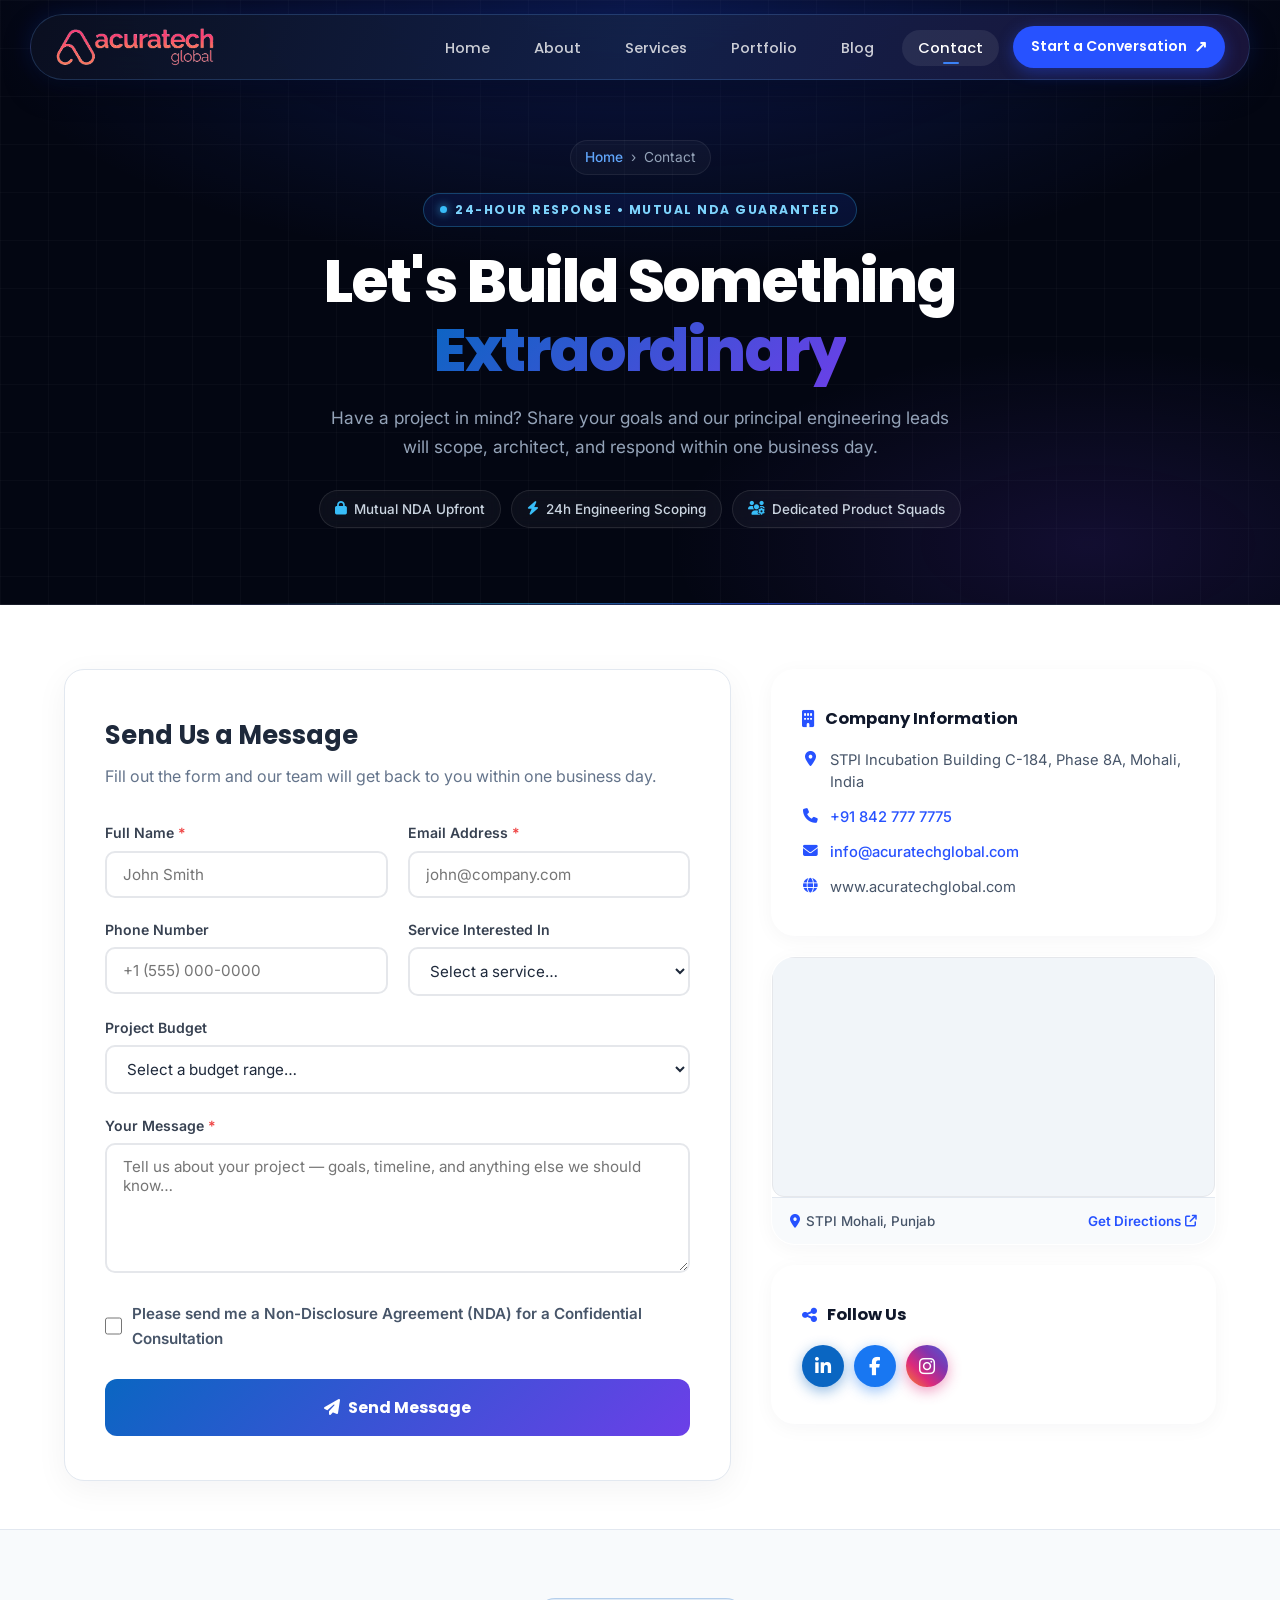
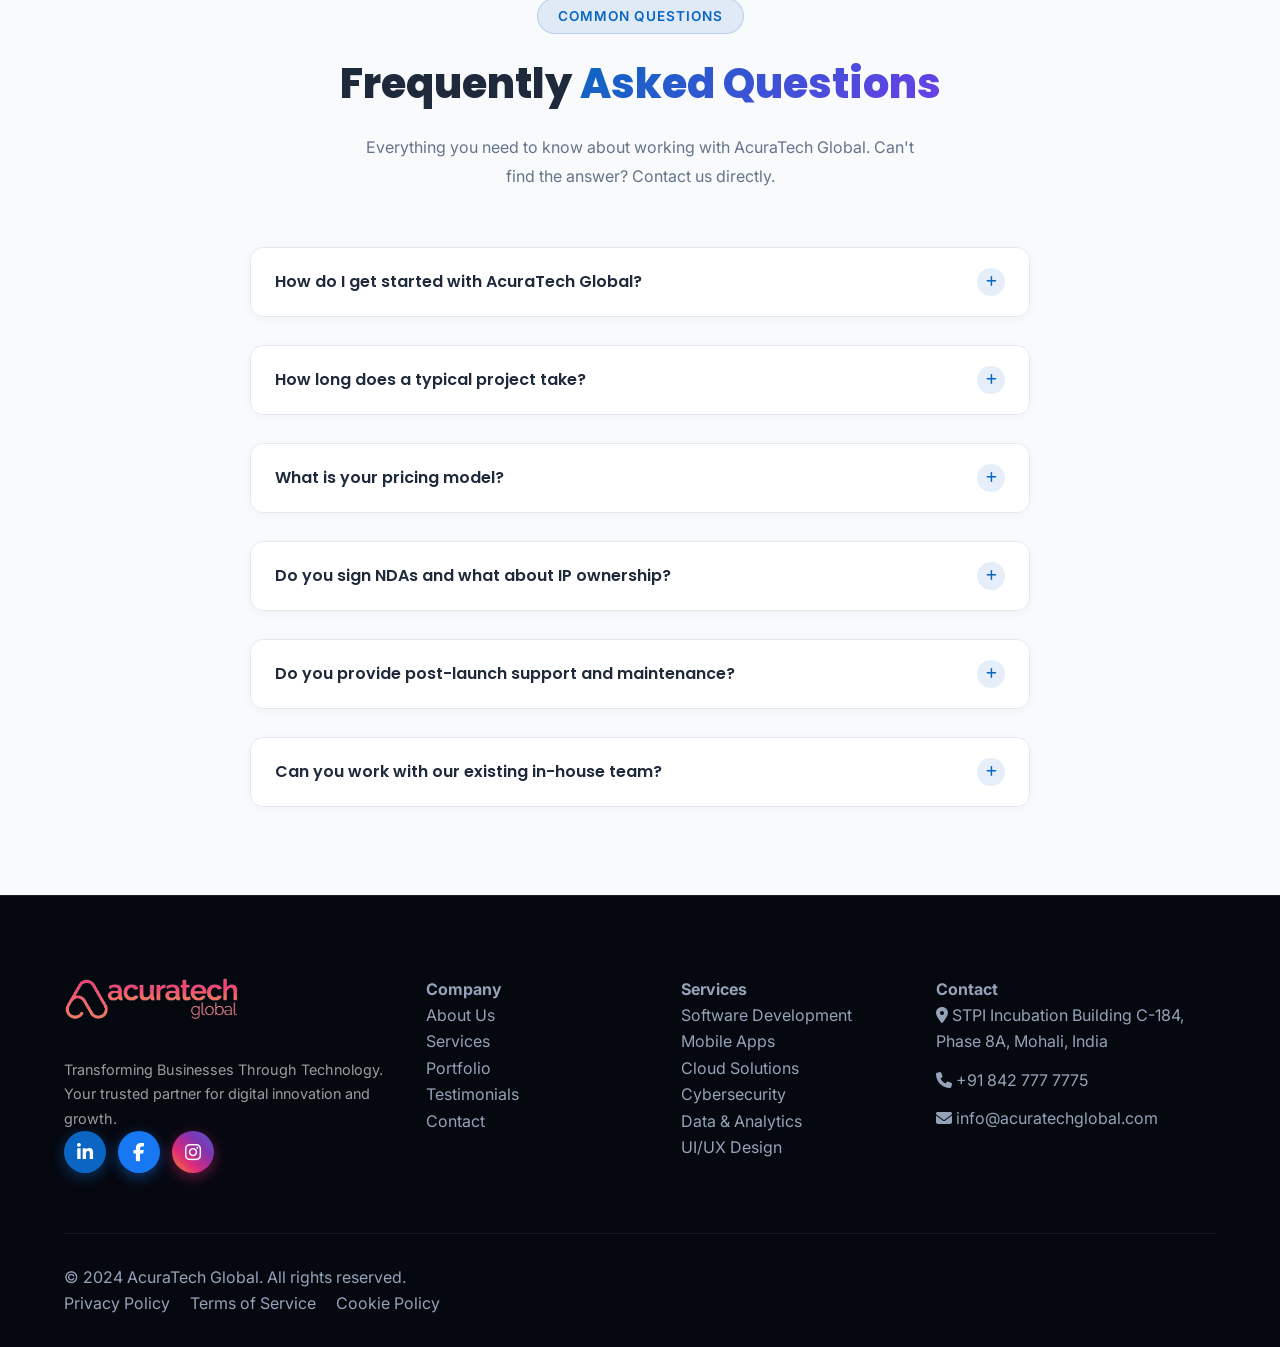
<file: contact.html>
<!DOCTYPE html>
<html lang="en">
<head>
  <meta charset="UTF-8" />
  <meta name="viewport" content="width=device-width, initial-scale=1.0" />
  <meta name="description" content="Contact AcuraTech Global — reach our team for custom software development, mobile apps, cloud solutions, and more. Free consultation available." />
  <meta property="og:title" content="Contact Us | AcuraTech Global" />
  <meta property="og:description" content="Get in touch with AcuraTech Global. We'd love to hear about your project. Let's build something great together." />
  <title>Contact Us | AcuraTech Global</title>

  <!-- Google Fonts -->
  <link rel="preconnect" href="https://fonts.googleapis.com" />
  <link rel="preconnect" href="https://fonts.gstatic.com" crossorigin />
  <link href="https://fonts.googleapis.com/css2?family=Poppins:wght@400;600;700;800&family=Inter:wght@400;500;600&display=swap" rel="stylesheet" />

  <!-- Font Awesome 6 -->
  <link rel="stylesheet" href="https://cdnjs.cloudflare.com/ajax/libs/font-awesome/6.5.0/css/all.min.css" />

  <!-- Main Stylesheet -->
  <link rel="stylesheet" href="assets/css/style.css" />

  <style>
    /* Container */
    .container { max-width: 1200px; margin: 0 auto; padding: 0 24px; }

    /* Page Hero — inherited from assets/css/style.css */

    /* Section Header */
    .section-header { text-align: center; margin-bottom: 56px; }
    .section-tag {
      display: inline-block;
      background: rgba(10,102,194,0.1);
      color: #0A66C2;
      border: 1px solid rgba(10,102,194,0.2);
      border-radius: 50px;
      padding: 6px 20px;
      font-family: 'Inter', sans-serif;
      font-size: 0.85rem;
      font-weight: 600;
      text-transform: uppercase;
      letter-spacing: 1px;
      margin-bottom: 16px;
    }
    .section-header h2 {
      font-family: 'Poppins', sans-serif;
      font-size: clamp(1.8rem, 3.5vw, 2.6rem);
      font-weight: 800;
      color: #1E293B;
      margin-bottom: 14px;
    }
    .section-header p { font-family: 'Inter', sans-serif; color: #64748B; max-width: 560px; margin: 0 auto; line-height: 1.8; }

    /* Info Cards */
    .info-cards-section { padding: 60px 0 20px; background: #F8FAFF; }
    .info-cards-grid { display: grid; grid-template-columns: repeat(3, 1fr); gap: 24px; }
    .info-card {
      background: #fff;
      border-radius: 16px;
      padding: 36px 28px;
      text-align: center;
      box-shadow: 0 4px 20px rgba(10,102,194,0.08);
      border: 1px solid rgba(10,102,194,0.08);
      transition: transform 0.3s, box-shadow 0.3s;
    }
    .info-card:hover { transform: translateY(-6px); box-shadow: 0 16px 40px rgba(10,102,194,0.14); }
    .info-icon {
      width: 64px; height: 64px;
      border-radius: 16px;
      display: flex; align-items: center; justify-content: center;
      font-size: 1.8rem;
      margin: 0 auto 16px;
    }
    .info-label { font-family: 'Inter', sans-serif; font-size: 0.8rem; text-transform: uppercase; letter-spacing: 1px; color: #94A3B8; font-weight: 600; margin-bottom: 8px; }
    .info-value { font-family: 'Poppins', sans-serif; font-weight: 600; font-size: 1rem; color: #1E293B; }
    .info-value a { color: #0A66C2; text-decoration: none; }

    /* Main Contact Section */
    .contact-main { padding: 64px 0 48px; background: #ffffff; }
    .contact-grid { display: grid; grid-template-columns: 3fr 2fr; gap: 40px; align-items: start; }

    /* Form */
    .contact-form-wrap {
      background: #ffffff;
      border: 1px solid #e2e8f0;
      border-radius: 20px;
      padding: 44px 40px;
      box-shadow: 0 8px 32px rgba(15, 23, 42, 0.05);
    }
    .form-heading {
      font-family: 'Poppins', sans-serif;
      font-size: 1.6rem;
      font-weight: 700;
      color: #1E293B;
      margin-bottom: 8px;
    }
    .form-subheading { font-family: 'Inter', sans-serif; color: #64748B; margin-bottom: 32px; line-height: 1.6; }
    .form-row { display: grid; grid-template-columns: 1fr 1fr; gap: 20px; }
    .form-group { margin-bottom: 20px; }
    .form-group label {
      display: block;
      font-family: 'Inter', sans-serif;
      font-weight: 600;
      font-size: 0.88rem;
      color: #374151;
      margin-bottom: 6px;
    }
    .form-group input,
    .form-group select,
    .form-group textarea {
      width: 100%;
      padding: 12px 16px;
      border: 2px solid #E5E7EB;
      border-radius: 10px;
      font-family: 'Inter', sans-serif;
      font-size: 0.95rem;
      color: #1E293B;
      background: #fff;
      transition: border-color 0.2s, box-shadow 0.2s;
      outline: none;
      box-sizing: border-box;
    }
    .form-group input:focus,
    .form-group select:focus,
    .form-group textarea:focus {
      border-color: #0A66C2;
      box-shadow: 0 0 0 3px rgba(10,102,194,0.12);
    }
    .form-group textarea { resize: vertical; min-height: 130px; }
    .form-group .field-error {
      display: none;
      color: #EF4444;
      font-family: 'Inter', sans-serif;
      font-size: 0.8rem;
      margin-top: 4px;
    }
    .form-group.has-error input,
    .form-group.has-error select,
    .form-group.has-error textarea { border-color: #EF4444; }
    .form-group.has-error .field-error { display: block; }
    .btn-submit {
      width: 100%;
      padding: 16px;
      background: linear-gradient(135deg, #0A66C2, #6C3FE8);
      color: #fff;
      border: none;
      border-radius: 12px;
      font-family: 'Poppins', sans-serif;
      font-weight: 700;
      font-size: 1rem;
      cursor: pointer;
      transition: opacity 0.2s, transform 0.2s;
      margin-top: 8px;
    }
    .btn-submit:hover { opacity: 0.9; transform: translateY(-2px); }
    .form-success {
      display: none;
      background: #ECFDF5;
      border: 2px solid #10B981;
      border-radius: 12px;
      padding: 24px;
      text-align: center;
      margin-top: 24px;
    }
    .form-success h4 { font-family: 'Poppins', sans-serif; color: #065F46; font-size: 1.1rem; margin-bottom: 8px; }
    .form-success p { font-family: 'Inter', sans-serif; color: #047857; font-size: 0.9rem; }

    /* Sidebar */
    .contact-sidebar { display: flex; flex-direction: column; gap: 20px; }
    .sidebar-card {
      background: #ffffff;
      border: 1px solid #e2e8f0;
      border-radius: 18px;
      padding: 26px;
      box-shadow: 0 4px 20px rgba(15, 23, 42, 0.04);
    }
    .sidebar-card h4 {
      font-family: 'Poppins', sans-serif;
      font-weight: 700;
      font-size: 1.02rem;
      color: #0F172A;
      margin-bottom: 16px;
      display: flex;
      align-items: center;
      gap: 10px;
    }
    .sidebar-card h4 i {
      color: #2752ff;
      font-size: 1.05rem;
    }
    .sidebar-info-list { list-style: none; padding: 0; margin: 0; }
    .sidebar-info-list li {
      display: flex;
      align-items: flex-start;
      gap: 12px;
      font-family: 'Inter', sans-serif;
      font-size: 0.92rem;
      color: #475569;
      margin-bottom: 12px;
      line-height: 1.55;
    }
    .sidebar-info-list li:last-child { margin-bottom: 0; }
    .sidebar-info-list li i { color: #2752ff; margin-top: 3px; flex-shrink: 0; width: 16px; text-align: center; }
    .sidebar-info-list a { color: #2752ff; font-weight: 500; text-decoration: none; }
    .sidebar-info-list a:hover { text-decoration: underline; }

    /* Social Links */
    .social-links { display: flex; gap: 10px; flex-wrap: wrap; }
    .social-link {
      width: 40px; height: 40px;
      border-radius: 10px;
      display: flex; align-items: center; justify-content: center;
      font-size: 1rem;
      text-decoration: none;
      transition: transform 0.2s, opacity 0.2s;
    }
    .social-link {
      width: 44px; height: 44px;
      border-radius: 12px;
      display: flex; align-items: center; justify-content: center;
      font-size: 1.15rem;
      text-decoration: none;
      color: #fff !important;
      transition: all 0.25s cubic-bezier(0.4, 0, 0.2, 1);
    }
    .sl-li {
      background: #0A66C2;
      color: #fff !important;
      box-shadow: 0 4px 14px rgba(10, 102, 194, 0.45);
    }
    .sl-li:hover {
      box-shadow: 0 6px 22px rgba(10, 102, 194, 0.75);
      transform: translateY(-3px) scale(1.08);
    }
    .sl-fb {
      background: #1877F2;
      color: #fff !important;
      box-shadow: 0 4px 14px rgba(24, 119, 242, 0.45);
    }
    .sl-fb:hover {
      box-shadow: 0 6px 22px rgba(24, 119, 242, 0.75);
      transform: translateY(-3px) scale(1.08);
    }
    .sl-ig {
      background: linear-gradient(45deg, #F58529, #DD2A7B, #8134AF, #515BD4);
      color: #fff !important;
      box-shadow: 0 4px 14px rgba(221, 42, 123, 0.45);
    }
    .sl-ig:hover {
      box-shadow: 0 6px 22px rgba(221, 42, 123, 0.75);
      transform: translateY(-3px) scale(1.08);
    }

    /* Office Hours */
    .hours-list { list-style: none; padding: 0; margin: 0; }
    .hours-list li { display: flex; justify-content: space-between; font-family: 'Inter', sans-serif; font-size: 0.88rem; color: #475569; padding: 6px 0; border-bottom: 1px solid #F1F5F9; }
    .hours-list li:last-child { border-bottom: none; }
    .hours-day { font-weight: 600; color: #1E293B; }
    .hours-open { color: #10B981; font-weight: 600; }

    /* Map Placeholder */
    .map-wrap {
      border-radius: 12px;
      overflow: hidden;
      border: 1px solid #E5E7EB;
    }

    /* FAQ Section — Operating Model Ice-Blue Style */
    .faq-section {
      margin-top: 0 !important;
      padding: 68px 0 76px;
      background: #f8fafc;
      border-top: 1px solid #e2e8f0;
    }
    .faq-list { max-width: 780px; margin: 0 auto; }
    .faq-item {
      background: #ffffff;
      border: 1px solid #e2e8f0;
      border-radius: 14px;
      margin-bottom: 12px;
      overflow: hidden;
      box-shadow: 0 2px 12px rgba(15, 23, 42, 0.03);
      transition: border-color 0.25s, box-shadow 0.25s;
    }
    .faq-item:hover {
      border-color: #2752ff;
      box-shadow: 0 8px 24px rgba(39, 82, 255, 0.08);
    }
    .faq-question {
      width: 100%;
      background: #fff;
      border: none;
      text-align: left;
      padding: 20px 24px;
      display: flex;
      justify-content: space-between;
      align-items: center;
      cursor: pointer;
      font-family: 'Poppins', sans-serif;
      font-weight: 600;
      font-size: 1rem;
      color: #1E293B;
      gap: 16px;
    }
    .faq-question .faq-icon {
      flex-shrink: 0;
      width: 28px; height: 28px;
      border-radius: 50%;
      background: rgba(10,102,194,0.1);
      color: #0A66C2;
      display: flex; align-items: center; justify-content: center;
      font-size: 0.75rem;
      transition: transform 0.3s, background 0.2s;
    }
    .faq-item.open .faq-question .faq-icon {
      transform: rotate(45deg);
      background: #0A66C2;
      color: #fff;
    }
    .faq-answer {
      max-height: 0;
      overflow: hidden;
      transition: max-height 0.35s ease, padding 0.3s;
    }
    .faq-item.open .faq-answer { max-height: 300px; }
    .faq-answer-inner {
      padding: 0 24px 20px;
      font-family: 'Inter', sans-serif;
      color: #64748B;
      line-height: 1.8;
      font-size: 0.95rem;
    }

    /* Responsive */
    @media (max-width: 1024px) { .contact-grid { grid-template-columns: 1fr; } }
    @media (max-width: 768px) { .info-cards-grid { grid-template-columns: 1fr; } .form-row { grid-template-columns: 1fr; } .contact-form-wrap { padding: 32px 24px; } }
  </style>
</head>
<body>

<!-- Page Loader -->
<div id="page-loader" class="page-loader">
  <div class="loader-spinner"></div>
</div>

<!-- Scroll Progress -->
<div id="scroll-progress" class="scroll-progress"></div>

<!-- ═══ NAVBAR ═══ -->
<header id="navbar" class="navbar">
  <nav class="nav-container" aria-label="Main navigation">
    <a href="index.html" class="nav-logo" aria-label="AcuraTech Global – Home">
      <img src="assets/images/logo.png" alt="AcuraTech Global" class="site-logo" width="165" height="44" />
    </a>
    <ul class="nav-links" role="list">
      <li><a href="index.html" class="nav-link">Home</a></li>
      <li><a href="about.html" class="nav-link">About</a></li>
      <li><a href="services.html" class="nav-link">Services</a></li>
      <li><a href="portfolio.html" class="nav-link">Portfolio</a></li>
      <li><a href="blog.html" class="nav-link">Blog</a></li>
      <li><a href="contact.html" class="nav-link active" aria-current="page">Contact</a></li>
    </ul>
    <a href="#contact-form" class="nav-pill-cta">Start a Conversation <span class="nav-arrow">↗</span></a>
    <button id="menu-btn" class="hamburger" aria-label="Toggle mobile menu" aria-expanded="false" aria-controls="mobile-menu">
      <span></span><span></span><span></span>
    </button>
  </nav>

  <div id="mobile-menu" role="navigation" aria-label="Mobile navigation">
    <ul role="list">
      <li><a href="index.html" class="mobile-link">Home</a></li>
      <li><a href="about.html" class="mobile-link">About</a></li>
      <li><a href="services.html" class="mobile-link">Services</a></li>
      <li><a href="portfolio.html" class="mobile-link">Portfolio</a></li>
      <li><a href="blog.html" class="mobile-link">Blog</a></li>
      <li><a href="contact.html" class="mobile-link active">Contact</a></li>
    </ul>
  </div>
</header>

<main>

  <!-- ═══ PAGE HERO ═══ -->
  <section class="page-hero">
    <div class="container">
      <nav class="breadcrumb" aria-label="Breadcrumb">
        <a href="index.html">Home</a>
        <span>›</span>
        <span>Contact</span>
      </nav>
      <br />
      <div class="page-hero-eyebrow">
        <span class="eyebrow-dot"></span>
        24-Hour Response &bull; Mutual NDA Guaranteed
      </div>
      <h1>Let's Build Something <span class="gradient-text">Extraordinary</span></h1>
      <p class="page-hero-sub">
        Have a project in mind? Share your goals and our principal engineering leads will scope, architect, and respond within one business day.
      </p>
      <div class="page-hero-highlights">
        <span class="page-hero-pill"><i class="fa-solid fa-lock"></i> Mutual NDA Upfront</span>
        <span class="page-hero-pill"><i class="fa-solid fa-bolt"></i> 24h Engineering Scoping</span>
        <span class="page-hero-pill"><i class="fa-solid fa-users-gear"></i> Dedicated Product Squads</span>
      </div>
    </div>
  </section>

  <!-- ═══ MAIN CONTACT SECTION ═══ -->
  <section class="contact-main">
    <div class="container">
      <div class="contact-grid">

        <!-- Left: Contact Form -->
        <div class="contact-form-wrap animate-on-scroll">
          <div class="form-heading">Send Us a Message</div>
          <div class="form-subheading">Fill out the form and our team will get back to you within one business day.</div>

          <form id="contact-form" action="https://formsubmit.co/naveenbhobhrea4@gmail.com" method="POST" novalidate>
            <input type="hidden" name="_cc" value="info@acuratechglobal.com,bhavneet@acuratechglobal.com">
            <input type="hidden" name="_subject" value="New Client Message from AcuraTech Contact Page">
            <input type="hidden" name="_template" value="table">
            <div class="form-row">
              <div class="form-group">
                <label for="f-name">Full Name <span style="color:#EF4444">*</span></label>
                <input type="text" id="f-name" name="name" placeholder="John Smith" required autocomplete="name" />
                <span class="field-error">Please enter your name (at least 2 characters).</span>
              </div>
              <div class="form-group">
                <label for="f-email">Email Address <span style="color:#EF4444">*</span></label>
                <input type="email" id="f-email" name="email" placeholder="john@company.com" required autocomplete="email" />
                <span class="field-error">Please enter a valid email address.</span>
              </div>
            </div>

            <div class="form-row">
              <div class="form-group">
                <label for="f-phone">Phone Number</label>
                <input type="tel" id="f-phone" name="phone" placeholder="+1 (555) 000-0000" autocomplete="tel" />
              </div>
              <div class="form-group">
                <label for="f-service">Service Interested In</label>
                <select id="f-service" name="service">
                  <option value="" disabled selected>Select a service…</option>
                  <option value="software">Software Development</option>
                  <option value="mobile">Mobile App Development</option>
                  <option value="cloud">Cloud Solutions</option>
                  <option value="security">Cybersecurity</option>
                  <option value="data">Data &amp; Analytics</option>
                  <option value="design">UI/UX Design</option>
                </select>
              </div>
            </div>

            <div class="form-group">
              <label for="f-budget">Project Budget</label>
              <select id="f-budget" name="budget">
                <option value="" disabled selected>Select a budget range…</option>
                <option value="under-5k">Under $5,000</option>
                <option value="5k-20k">$5,000 – $20,000</option>
                <option value="20k-50k">$20,000 – $50,000</option>
                <option value="50k-plus">$50,000+</option>
              </select>
            </div>

            <div class="form-group">
              <label for="f-message">Your Message <span style="color:#EF4444">*</span></label>
              <textarea id="f-message" name="message" placeholder="Tell us about your project — goals, timeline, and anything else we should know…" required></textarea>
              <span class="field-error">Please describe your project (at least 10 characters).</span>
            </div>

            
            <div class="form-group" style="margin-top: 10px; margin-bottom: 20px;">
              <label style="display: flex; align-items: center; gap: 10px; cursor: pointer; font-size: 0.95rem; color: #475569;">
                <input type="checkbox" name="nda_required" value="yes" style="width: 18px; height: 18px; accent-color: #0A66C2;">
                <span>Please send me a Non-Disclosure Agreement (NDA) for a Confidential Consultation</span>
              </label>
            </div>
            <button type="submit" class="btn-submit">
              <i class="fas fa-paper-plane" style="margin-right:8px;"></i>Send Message
            </button>
          </form>

          <!-- Success Message -->
          <div class="form-success" id="form-success">
            <div style="font-size:2rem; margin-bottom:8px;">🎉</div>
            <h4>Message Sent Successfully!</h4>
            <p>Thank you for reaching out. One of our consultants will be in touch within one business day.</p>
          </div>
        </div>

        <!-- Right: Company Info + Map + Socials + Hours -->
        <div class="contact-sidebar">

          <!-- Company Info -->
          <div class="sidebar-card animate-on-scroll">
            <h4><i class="fa-solid fa-building"></i> Company Information</h4>
            <ul class="sidebar-info-list">
              <li><i class="fas fa-map-marker-alt"></i> STPI Incubation Building C-184, Phase 8A, Mohali, India</li>
              <li><i class="fas fa-phone"></i> <a href="tel:+918427777775">+91 842 777 7775</a></li>
              <li><i class="fas fa-envelope"></i> <a href="mailto:info@acuratechglobal.com">info@acuratechglobal.com</a></li>
              <li><i class="fas fa-globe"></i> www.acuratechglobal.com</li>
            </ul>
          </div>

          <!-- Real Interactive Google Map -->
          <div class="sidebar-card animate-on-scroll" style="padding:0; overflow:hidden;">
            <div class="map-wrap" style="position:relative; width:100%; height:240px; background:#f1f5f9;">
              <iframe
                title="AcuraTech Global Office Location — STPI Incubation Building C-184, Phase 8A, Mohali"
                src="https://maps.google.com/maps?q=STPI%20Incubation%20Building%20C-184,%20Phase%208A,%20Mohali,%20India&t=&z=15&ie=UTF8&iwloc=&output=embed"
                width="100%"
                height="240"
                style="border:0; display:block;"
                loading="lazy"
                referrerpolicy="no-referrer-when-downgrade"
                allowfullscreen>
              </iframe>
            </div>
            <div style="display:flex; align-items:center; justify-content:space-between; padding:12px 18px; background:#f8fafc; border-top:1px solid #e2e8f0; font-size:0.84rem;">
              <span style="color:#475569; font-weight:500;"><i class="fa-solid fa-location-dot" style="color:#2752ff; margin-right:6px;"></i>STPI Mohali, Punjab</span>
              <a href="https://www.google.com/maps/search/?api=1&query=STPI+Incubation+Building+C-184+Phase+8A+Mohali+India" target="_blank" rel="noopener noreferrer" style="color:#2752ff; font-weight:600; text-decoration:none; display:inline-flex; align-items:center; gap:4px;">
                Get Directions <i class="fa-solid fa-arrow-up-right-from-square" style="font-size:0.75rem;"></i>
              </a>
            </div>
          </div>

          <!-- Social Links -->
          <div class="sidebar-card animate-on-scroll">
            <h4><i class="fa-solid fa-share-nodes"></i> Follow Us</h4>
            <div class="social-links">
              <a href="https://in.linkedin.com/company/acuratech-global" class="social-link sl-li" aria-label="LinkedIn" target="_blank" rel="noopener noreferrer"><i class="fa-brands fa-linkedin-in"></i></a>
              <a href="https://www.facebook.com/acuratechglobal" class="social-link sl-fb" aria-label="Facebook" target="_blank" rel="noopener noreferrer"><i class="fa-brands fa-facebook-f"></i></a>
              <a href="https://www.instagram.com/acuratechglobal?fqnt=MTJtbnV0OXJpMGZpbQ%3D%3D&utm_source=qr" class="social-link sl-ig" aria-label="Instagram" target="_blank" rel="noopener noreferrer"><i class="fa-brands fa-instagram"></i></a>
            </div>
          </div>

        </div>
      </div>
    </div>
  </section>

  <!-- ═══ FAQ SECTION ═══ -->
  <section class="faq-section">
    <div class="container">
      <div class="section-header">
        <div class="section-tag">Common Questions</div>
        <h2>Frequently <span class="gradient-text">Asked Questions</span></h2>
        <p>Everything you need to know about working with AcuraTech Global. Can't find the answer? Contact us directly.</p>
      </div>

      <div class="faq-list">

        <div class="faq-item">
          <button class="faq-question" aria-expanded="false">
            How do I get started with AcuraTech Global?
            <span class="faq-icon"><i class="fas fa-plus"></i></span>
          </button>
          <div class="faq-answer">
            <div class="faq-answer-inner">
              Getting started is simple. Fill out the contact form above or call us directly at +91 842 777 7775. We'll schedule a free 30-minute discovery call to understand your project goals, budget, and timeline. From there, we'll put together a detailed proposal within 3–5 business days. No commitment required at this stage.
            </div>
          </div>
        </div>

        <div class="faq-item">
          <button class="faq-question" aria-expanded="false">
            How long does a typical project take?
            <span class="faq-icon"><i class="fas fa-plus"></i></span>
          </button>
          <div class="faq-answer">
            <div class="faq-answer-inner">
              Project timelines vary based on complexity and scope. A simple mobile app typically takes 8–12 weeks, while a full-scale enterprise platform can take 6–12 months. We work in 2-week agile sprints and provide a detailed project roadmap upfront so you always know what's being built and when it will be delivered.
            </div>
          </div>
        </div>

        <div class="faq-item">
          <button class="faq-question" aria-expanded="false">
            What is your pricing model?
            <span class="faq-icon"><i class="fas fa-plus"></i></span>
          </button>
          <div class="faq-answer">
            <div class="faq-answer-inner">
              We offer three flexible models: Fixed Price (best for well-defined projects), Time &amp; Materials (best for evolving requirements), and Dedicated Team (best for long-term product development). We'll recommend the best fit for your project during the discovery call. All pricing is transparent with no hidden fees.
            </div>
          </div>
        </div>

        <div class="faq-item">
          <button class="faq-question" aria-expanded="false">
            Do you sign NDAs and what about IP ownership?
            <span class="faq-icon"><i class="fas fa-plus"></i></span>
          </button>
          <div class="faq-answer">
            <div class="faq-answer-inner">
              Absolutely. We sign NDAs before any project discussions. Upon project completion and final payment, full intellectual property rights are transferred to you. All source code, documentation, and assets produced during the project belong to you. We retain no rights to your product.
            </div>
          </div>
        </div>

        <div class="faq-item">
          <button class="faq-question" aria-expanded="false">
            Do you provide post-launch support and maintenance?
            <span class="faq-icon"><i class="fas fa-plus"></i></span>
          </button>
          <div class="faq-answer">
            <div class="faq-answer-inner">
              Yes, we offer comprehensive post-launch support packages ranging from basic bug-fix retainers to full managed service agreements including 24/7 monitoring, performance optimization, and feature enhancements. Our standard warranty covers bug fixes for 60 days post-launch at no additional cost.
            </div>
          </div>
        </div>

        <div class="faq-item">
          <button class="faq-question" aria-expanded="false">
            Can you work with our existing in-house team?
            <span class="faq-icon"><i class="fas fa-plus"></i></span>
          </button>
          <div class="faq-answer">
            <div class="faq-answer-inner">
              Absolutely — many of our engagements involve augmenting existing teams. We integrate seamlessly into your workflows, using your existing tools (Jira, GitHub, Slack, etc.) and processes. Our engineers are senior enough to contribute meaningfully from day one without slowing your team down with onboarding overhead.
            </div>
          </div>
        </div>

      </div>
    </div>
  </section>

</main>

<!-- ═══ FOOTER ═══ -->
<footer class="footer">
  <div class="container">
    <div class="footer-grid">
      <div class="footer-brand">
        <a href="index.html" class="footer-logo" aria-label="AcuraTech Global – Home">
        <img src="assets/images/logo.png" alt="AcuraTech Global" class="footer-logo-img" width="175" height="46" />
      </a>
        <p style="color:rgba(255,255,255,0.6); font-family:'Inter',sans-serif; line-height:1.7; font-size:0.9rem;">Transforming Businesses Through Technology. Your trusted partner for digital innovation and growth.</p>
        <div class="footer-socials" aria-label="Social media links">
              <a href="https://in.linkedin.com/company/acuratech-global" class="social-link" aria-label="LinkedIn" target="_blank" rel="noopener noreferrer"><i class="fa-brands fa-linkedin-in"></i></a>
              <a href="https://www.facebook.com/acuratechglobal" class="social-link" aria-label="Facebook" target="_blank" rel="noopener noreferrer"><i class="fa-brands fa-facebook-f"></i></a>
              <a href="https://www.instagram.com/acuratechglobal?fqnt=MTJtbnV0OXJpMGZpbQ%3D%3D&utm_source=qr" class="social-link" aria-label="Instagram" target="_blank" rel="noopener noreferrer"><i class="fa-brands fa-instagram"></i></a>
            </div>
      </div>

      <div class="footer-col">
        <h4>Company</h4>
        <ul>
          <li><a href="about.html">About Us</a></li>
          <li><a href="services.html">Services</a></li>
          <li><a href="index.html#portfolio">Portfolio</a></li>
          <li><a href="index.html#testimonials">Testimonials</a></li>
          <li><a href="contact.html">Contact</a></li>
        </ul>
      </div>

      <div class="footer-col">
        <h4>Services</h4>
        <ul>
          <li><a href="services.html#software">Software Development</a></li>
          <li><a href="services.html#mobile">Mobile Apps</a></li>
          <li><a href="services.html#cloud">Cloud Solutions</a></li>
          <li><a href="services.html#security">Cybersecurity</a></li>
          <li><a href="services.html#data">Data &amp; Analytics</a></li>
          <li><a href="services.html#design">UI/UX Design</a></li>
        </ul>
      </div>

      <div class="footer-col">
        <h4>Contact</h4>
        <ul class="footer-contact-list">
          <li><i class="fas fa-map-marker-alt"></i> STPI Incubation Building C-184, Phase 8A, Mohali, India</li>
          <li><i class="fas fa-phone"></i> <a href="tel:+918427777775">+91 842 777 7775</a></li>
          <li><i class="fas fa-envelope"></i> <a href="mailto:info@acuratechglobal.com">info@acuratechglobal.com</a></li>
        </ul>
      </div>
    </div>

    <div class="footer-bottom">
      <p>&copy; 2024 AcuraTech Global. All rights reserved.</p>
      <div class="footer-bottom-links">
        <a href="#">Privacy Policy</a>
        <a href="#">Terms of Service</a>
        <a href="#">Cookie Policy</a>
      </div>
    </div>
  </div>
</footer>

<!-- Back to Top -->
<button id="back-to-top" aria-label="Back to top"><i class="fas fa-arrow-up"></i></button>

<!-- FAQ Accordion Script (inline, self-contained) -->
<script>
  document.querySelectorAll('.faq-question').forEach(function(btn) {
    btn.addEventListener('click', function() {
      var item = this.closest('.faq-item');
      var isOpen = item.classList.contains('open');
      // Close all
      document.querySelectorAll('.faq-item').forEach(function(i) { i.classList.remove('open'); i.querySelector('.faq-question').setAttribute('aria-expanded', 'false'); });
      // Toggle clicked
      if (!isOpen) { item.classList.add('open'); this.setAttribute('aria-expanded', 'true'); }
    });
  });
</script>

<script src="assets/js/main.js"></script>
</body>
</html>
</file>
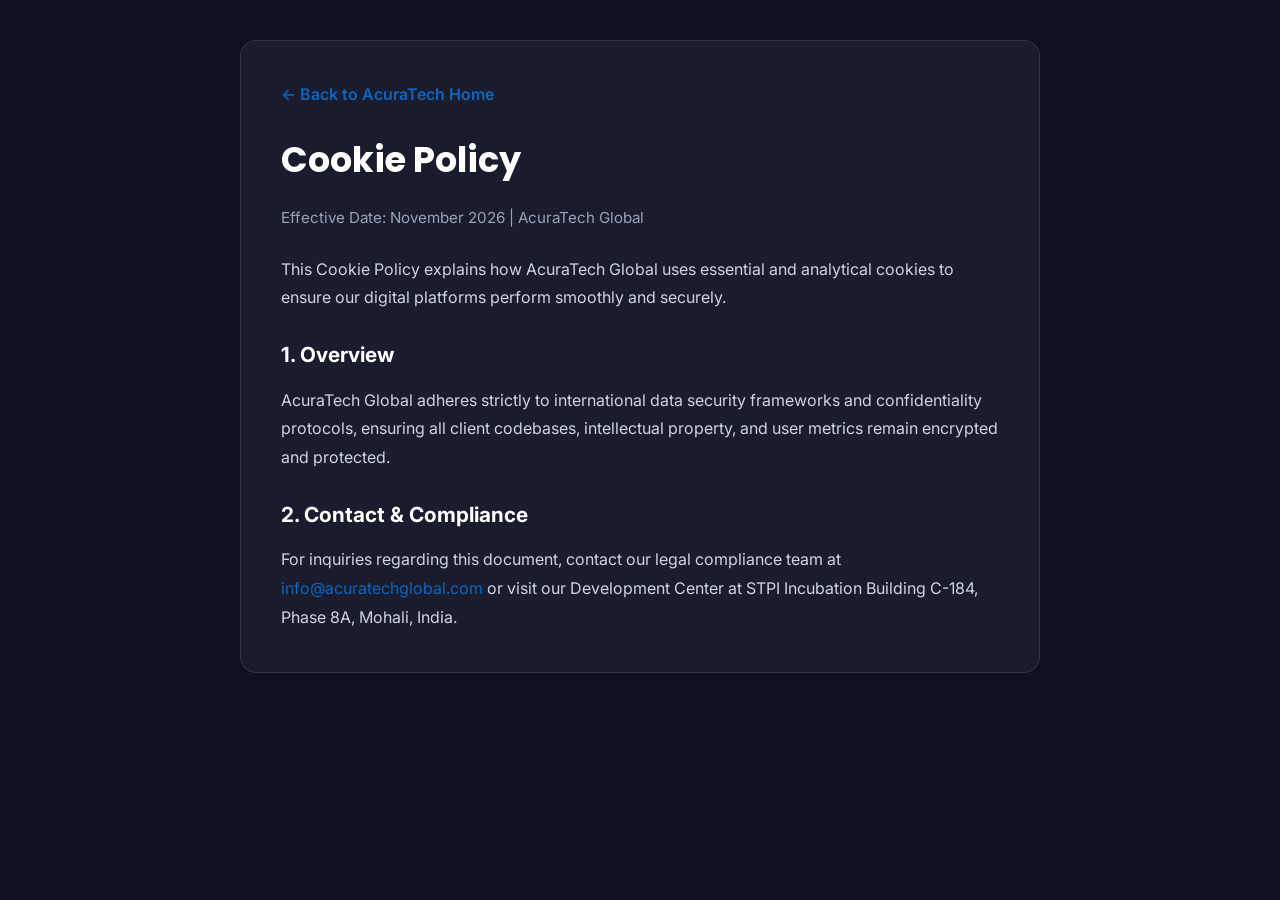
<file: cookies.html>
<!DOCTYPE html>
<html lang="en">
<head>
  <meta charset="UTF-8" />
  <meta name="viewport" content="width=device-width, initial-scale=1.0" />
  <title>Cookie Policy – AcuraTech Global</title>
  <link href="https://fonts.googleapis.com/css2?family=Poppins:wght@400;600;700&family=Inter:wght@400;500&display=swap" rel="stylesheet" />
  <link rel="stylesheet" href="assets/css/style.css" />
</head>
<body style="background: #0F0F23; color: #E2E8F0; font-family: 'Inter', sans-serif; padding: 40px 20px;">
  <div style="max-width: 800px; margin: 0 auto; background: rgba(255,255,255,0.05); padding: 40px; border-radius: 16px; border: 1px solid rgba(255,255,255,0.1);">
    <a href="index.html" style="color: #0A66C2; text-decoration: none; font-weight: 600; display: inline-block; margin-bottom: 24px;">← Back to AcuraTech Home</a>
    <h1 style="font-family: 'Poppins', sans-serif; font-size: 2.2rem; color: #fff; margin-bottom: 16px;">Cookie Policy</h1>
    <p style="color: #94A3B8; font-size: 0.95rem; margin-bottom: 24px;">Effective Date: November 2026 | AcuraTech Global</p>
    <div style="line-height: 1.8; color: #CBD5E1;">
      <p style="margin-bottom: 16px;">This Cookie Policy explains how AcuraTech Global uses essential and analytical cookies to ensure our digital platforms perform smoothly and securely.</p>
      <h2 style="color: #fff; font-size: 1.3rem; margin: 24px 0 12px;">1. Overview</h2>
      <p style="margin-bottom: 16px;">AcuraTech Global adheres strictly to international data security frameworks and confidentiality protocols, ensuring all client codebases, intellectual property, and user metrics remain encrypted and protected.</p>
      <h2 style="color: #fff; font-size: 1.3rem; margin: 24px 0 12px;">2. Contact & Compliance</h2>
      <p>For inquiries regarding this document, contact our legal compliance team at <a href="mailto:info@acuratechglobal.com" style="color: #0A66C2;">info@acuratechglobal.com</a> or visit our Development Center at STPI Incubation Building C-184, Phase 8A, Mohali, India.</p>
    </div>
  </div>
</body>
</html>
</file>
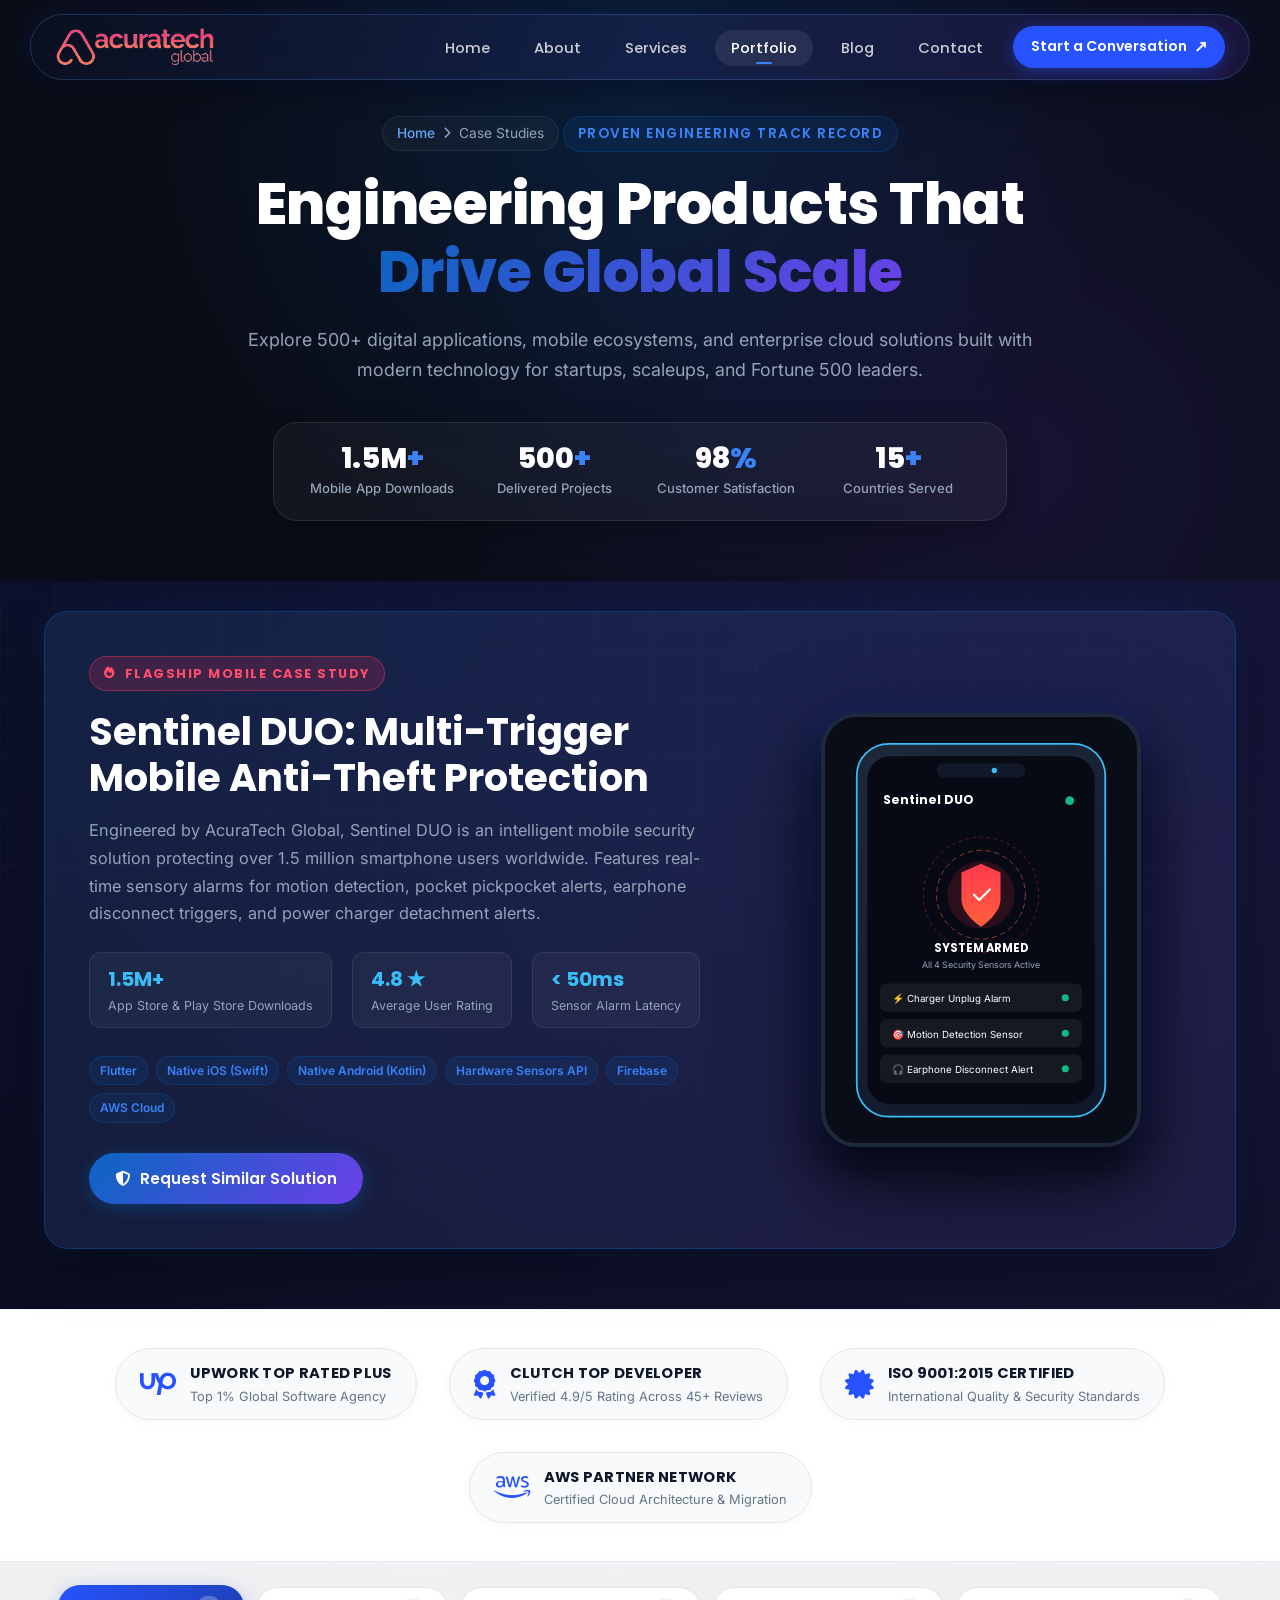
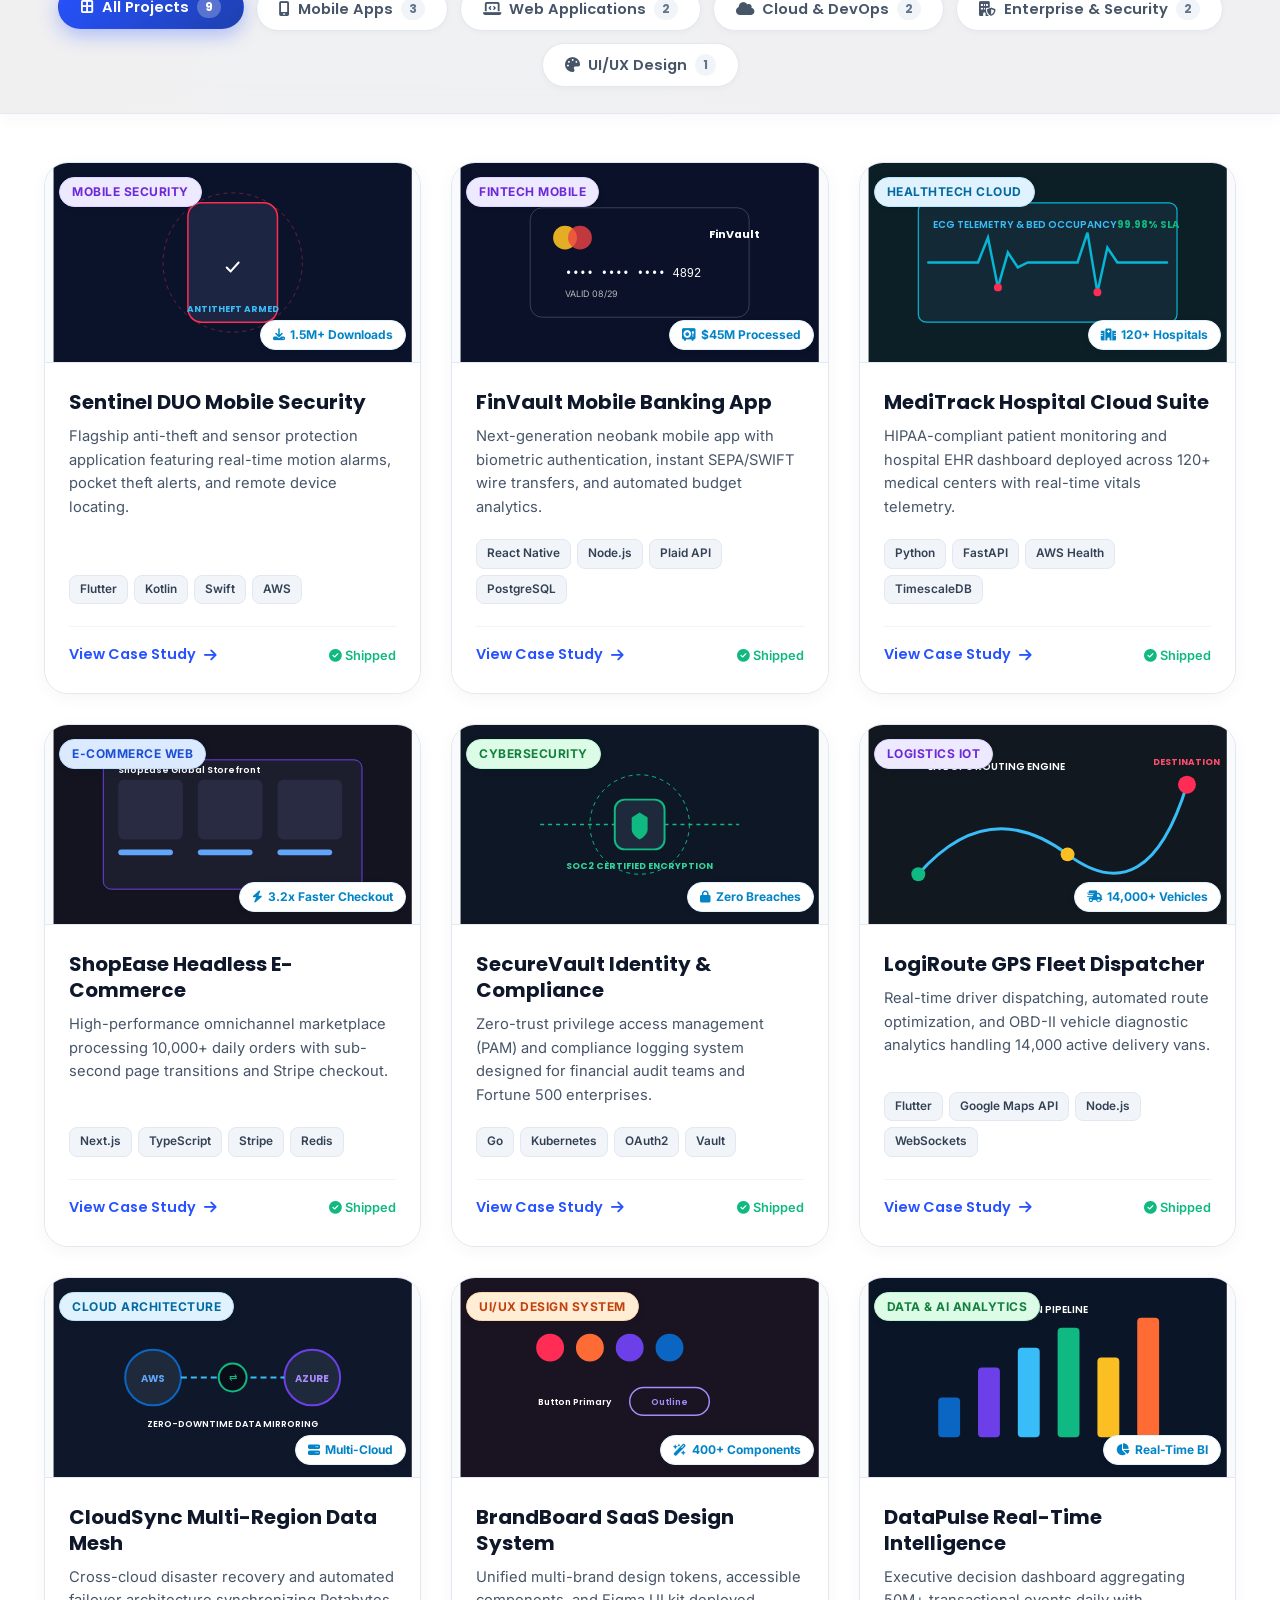
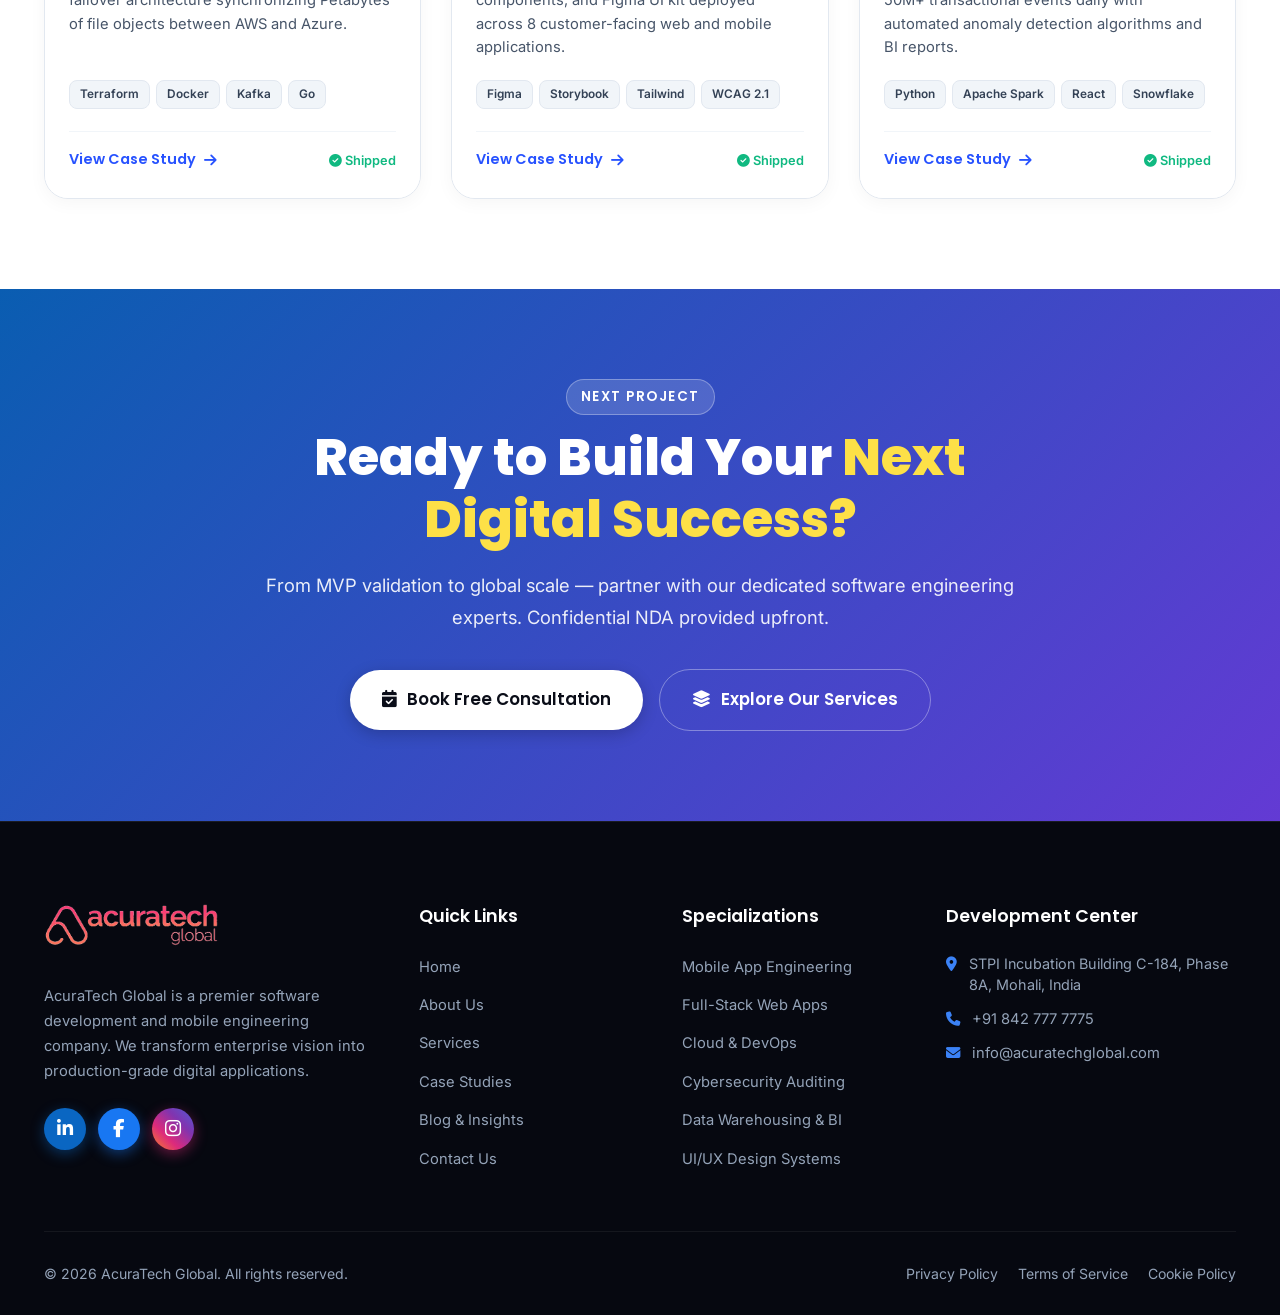
<file: portfolio.html>
<!DOCTYPE html>
<html lang="en">
<head>
  <meta charset="UTF-8" />
  <meta name="viewport" content="width=device-width, initial-scale=1.0" />
  <meta name="description" content="AcuraTech Global Portfolio – Explore 500+ successful software projects, mobile applications, cloud infrastructures, and digital platforms delivered across 15+ countries." />
  <meta property="og:title" content="Portfolio & Case Studies – AcuraTech Global" />
  <meta property="og:description" content="Discover our flagship mobile apps, enterprise cloud systems, and SaaS platforms built with React, Flutter, AWS, and modern tech." />
  <meta property="og:type" content="website" />
  <meta name="theme-color" content="#0A0D18" />
  <title>Our Portfolio – AcuraTech Global</title>

  <!-- Google Fonts -->
  <link rel="preconnect" href="https://fonts.googleapis.com" />
  <link rel="preconnect" href="https://fonts.gstatic.com" crossorigin />
  <link href="https://fonts.googleapis.com/css2?family=Poppins:wght@400;500;600;700;800&family=Inter:wght@300;400;500;600;700&display=swap" rel="stylesheet" />

  <!-- Font Awesome 6 -->
  <link rel="stylesheet" href="https://cdnjs.cloudflare.com/ajax/libs/font-awesome/6.5.0/css/all.min.css" />

  <!-- Master Stylesheet -->
  <link rel="stylesheet" href="assets/css/style.css" />

  <style>
    /* ═════════════════════════════════════════════════════════
       PORTFOLIO REDESIGN STYLES
       ═════════════════════════════════════════════════════════ */
    
    /* Page Hero */
    .portfolio-hero {
      position: relative;
      padding-top: calc(var(--navbar-height) + 40px);
      padding-bottom: 60px;
      text-align: center;
      background: radial-gradient(circle at 50% 20%, rgba(10, 102, 194, 0.18) 0%, transparent 60%),
                  radial-gradient(circle at 80% 80%, rgba(108, 63, 232, 0.12) 0%, transparent 50%),
                  var(--bg-dark);
      overflow: hidden;
    }

    .portfolio-hero-container {
      max-width: 900px;
      margin: 0 auto;
      padding: 0 24px;
    }

    .portfolio-hero h1 {
      font-family: var(--font-heading);
      font-size: clamp(2.4rem, 4.5vw, 3.6rem);
      font-weight: 800;
      color: var(--text-white);
      line-height: 1.18;
      margin-bottom: 18px;
      letter-spacing: -0.5px;
    }

    .portfolio-hero p {
      font-size: 1.12rem;
      color: var(--text-muted);
      line-height: 1.7;
      margin-bottom: 36px;
    }

    /* Hero Stats Bar */
    .portfolio-metrics-bar {
      display: inline-grid;
      grid-template-columns: repeat(4, 1fr);
      gap: 28px;
      background: rgba(255, 255, 255, 0.04);
      border: 1px solid rgba(255, 255, 255, 0.09);
      border-radius: var(--radius-xl);
      padding: 20px 36px;
      backdrop-filter: blur(12px);
      -webkit-backdrop-filter: blur(12px);
      box-shadow: 0 10px 30px rgba(0,0,0,0.3);
    }

    .metric-col {
      display: flex;
      flex-direction: column;
      align-items: center;
    }

    .metric-number {
      font-family: var(--font-heading);
      font-size: 1.8rem;
      font-weight: 800;
      color: var(--text-white);
      line-height: 1.1;
    }

    .metric-number span {
      color: var(--primary-light);
    }

    .metric-label {
      font-size: 0.82rem;
      color: var(--text-muted);
      font-weight: 500;
      margin-top: 4px;
    }

    /* ── SPOTLIGHT FEATURED CASE STUDY (SENTINEL DUO) ── */
    .spotlight-section {
      padding: 30px 0 60px;
    }

    .spotlight-card {
      background: linear-gradient(135deg, rgba(10, 102, 194, 0.12) 0%, rgba(108, 63, 232, 0.08) 100%),
                  rgba(255, 255, 255, 0.03);
      border: 1px solid rgba(10, 102, 194, 0.35);
      border-radius: var(--radius-xl);
      padding: 44px;
      display: grid;
      grid-template-columns: 1.2fr 0.8fr;
      align-items: center;
      gap: 50px;
      position: relative;
      overflow: hidden;
      box-shadow: 0 20px 50px rgba(0, 0, 0, 0.4), 0 0 30px rgba(10, 102, 194, 0.15);
      transition: var(--transition);
    }

    .spotlight-card:hover {
      border-color: rgba(10, 102, 194, 0.6);
      transform: translateY(-4px);
      box-shadow: 0 24px 60px rgba(0, 0, 0, 0.5), 0 0 40px rgba(10, 102, 194, 0.25);
    }

    .spotlight-badge {
      display: inline-flex;
      align-items: center;
      gap: 8px;
      padding: 6px 14px;
      background: rgba(255, 45, 85, 0.18);
      border: 1px solid rgba(255, 45, 85, 0.4);
      color: #ff4d6d;
      font-family: var(--font-heading);
      font-size: 0.8rem;
      font-weight: 700;
      letter-spacing: 1.5px;
      text-transform: uppercase;
      border-radius: var(--radius-full);
      margin-bottom: 18px;
    }

    .spotlight-badge i {
      font-size: 0.75rem;
      animation: pulse 2s infinite;
    }

    .spotlight-title {
      font-family: var(--font-heading);
      font-size: clamp(1.8rem, 3vw, 2.4rem);
      font-weight: 700;
      color: var(--text-white);
      line-height: 1.2;
      margin-bottom: 16px;
    }

    .spotlight-desc {
      font-size: 1.02rem;
      color: var(--text-muted);
      line-height: 1.7;
      margin-bottom: 24px;
    }

    .spotlight-stats {
      display: flex;
      flex-wrap: wrap;
      gap: 20px;
      margin-bottom: 28px;
    }

    .spotlight-stat-item {
      display: flex;
      flex-direction: column;
      background: rgba(255, 255, 255, 0.04);
      padding: 10px 18px;
      border-radius: var(--radius-md);
      border: 1px solid rgba(255, 255, 255, 0.08);
    }

    .spotlight-stat-item strong {
      font-family: var(--font-heading);
      font-size: 1.25rem;
      color: #38bdf8;
      font-weight: 700;
    }

    .spotlight-stat-item span {
      font-size: 0.78rem;
      color: var(--text-muted);
    }

    .spotlight-tags {
      display: flex;
      flex-wrap: wrap;
      gap: 8px;
      margin-bottom: 30px;
    }

    .spotlight-visual {
      position: relative;
      display: flex;
      align-items: center;
      justify-content: center;
    }

    .phone-mockup-frame {
      width: 100%;
      max-width: 320px;
      height: auto;
      filter: drop-shadow(0 20px 40px rgba(0, 0, 0, 0.6));
    }

    /* ── TRUST / ACCREDITATION STRIP (TRANSITION TO PURE WHITE) ── */
    .portfolio-trust-strip {
      background: #ffffff;
      border-top: 1px solid #f1f5f9;
      border-bottom: 1px solid #e2e8f0;
      padding: 38px 0;
      margin-bottom: 0;
      text-align: center;
    }

    .trust-badges-flex {
      display: flex;
      align-items: center;
      justify-content: center;
      gap: 32px;
      flex-wrap: wrap;
    }

    .trust-badge-item {
      display: flex;
      align-items: center;
      gap: 14px;
      background: #f8fafc;
      border: 1px solid #e2e8f0;
      padding: 12px 24px;
      border-radius: var(--radius-full);
      box-shadow: 0 2px 8px rgba(0, 0, 0, 0.04);
      transition: var(--transition);
    }

    .trust-badge-item:hover {
      background: #ffffff;
      border-color: #2752ff;
      box-shadow: 0 8px 22px rgba(39, 82, 255, 0.12);
      transform: translateY(-3px);
    }

    .trust-badge-item i {
      font-size: 1.8rem;
      color: #2752ff;
    }

    .trust-badge-item strong {
      display: block;
      color: #0f172a;
      font-family: var(--font-heading);
      font-size: 0.92rem;
      font-weight: 700;
      text-align: left;
      letter-spacing: 0.3px;
    }

    .trust-badge-item span {
      display: block;
      font-size: 0.8rem;
      color: #64748b;
      text-align: left;
    }

    /* ── STICKY FILTER SECTION ON PURE WHITE (LANDING PAGE STYLE) ── */
    .portfolio-filter-bar {
      padding: 24px 0 26px;
      position: sticky;
      top: var(--navbar-height);
      background: rgba(255, 255, 255, 0.94);
      backdrop-filter: blur(16px);
      -webkit-backdrop-filter: blur(16px);
      z-index: 100;
      border-top: 1px solid #f1f5f9;
      border-bottom: 1px solid #e2e8f0;
      box-shadow: 0 4px 18px rgba(0, 0, 0, 0.03);
    }

    .filter-pills-row {
      display: flex;
      align-items: center;
      justify-content: center;
      flex-wrap: wrap;
      gap: 12px;
    }

    .p-filter-btn {
      display: inline-flex;
      align-items: center;
      gap: 8px;
      padding: 10px 22px;
      border-radius: var(--radius-full);
      background: #ffffff;
      border: 1px solid #e2e8f0;
      color: #475569;
      font-family: var(--font-heading);
      font-size: 0.92rem;
      font-weight: 600;
      cursor: pointer;
      transition: var(--transition);
      box-shadow: 0 2px 6px rgba(0, 0, 0, 0.03);
    }

    .p-filter-btn:hover {
      background: #f8fafc;
      color: #0f172a;
      border-color: #cbd5e1;
      transform: translateY(-2px);
    }

    .p-filter-btn.active {
      background: linear-gradient(135deg, #2752ff 0%, #1e40af 100%);
      color: #ffffff;
      border-color: transparent;
      box-shadow: 0 6px 20px rgba(39, 82, 255, 0.35);
      transform: translateY(-2px);
    }

    .p-filter-count {
      font-size: 0.75rem;
      background: #f1f5f9;
      color: #64748b;
      padding: 2px 8px;
      border-radius: var(--radius-full);
      font-weight: 700;
    }

    .p-filter-btn.active .p-filter-count {
      background: rgba(255, 255, 255, 0.25);
      color: #ffffff;
    }

    /* ── GRID OF CARDS ON PURE WHITE (LANDING PAGE STYLE) ── */
    .portfolio-grid-section {
      background: #ffffff;
      padding: 48px 0 90px;
    }

    .portfolio-cards-grid {
      display: grid;
      grid-template-columns: repeat(3, 1fr);
      gap: 30px;
    }

    .p-card {
      background: #ffffff;
      border: 1px solid #e2e8f0;
      border-radius: var(--radius-xl);
      overflow: hidden;
      display: flex;
      flex-direction: column;
      transition: all 0.35s cubic-bezier(0.4, 0, 0.2, 1);
      position: relative;
      box-shadow: 0 4px 18px rgba(0, 0, 0, 0.04);
    }

    .p-card:hover {
      background: #ffffff;
      border-color: #2752ff;
      transform: translateY(-8px);
      box-shadow: 0 20px 45px rgba(0, 0, 0, 0.08), 0 0 25px rgba(39, 82, 255, 0.12);
    }

    /* Mockup Display in Cards */
    .p-card-mockup {
      height: 200px;
      position: relative;
      overflow: hidden;
      display: flex;
      align-items: center;
      justify-content: center;
      background: #f8fafc;
      border-bottom: 1px solid #e2e8f0;
    }

    .mockup-svg-wrap {
      width: 100%;
      height: 100%;
      display: flex;
      align-items: center;
      justify-content: center;
      transition: transform 0.4s ease;
    }

    .p-card:hover .mockup-svg-wrap {
      transform: scale(1.05);
    }

    .p-card-mockup svg {
      width: 100%;
      height: 100%;
      display: block;
    }

    .p-card-category-badge {
      position: absolute;
      top: 14px;
      left: 14px;
      z-index: 10;
      font-size: 0.75rem;
      font-weight: 700;
      letter-spacing: 0.5px;
      text-transform: uppercase;
      padding: 4px 12px;
      border-radius: var(--radius-full);
      backdrop-filter: blur(8px);
      box-shadow: 0 2px 8px rgba(0, 0, 0, 0.06);
    }

    .p-card-category-badge.badge-mobile { background: #ede9fe; color: #6d28d9; border: 1px solid #ddd6fe; }
    .p-card-category-badge.badge-web { background: #dbeafe; color: #1d4ed8; border: 1px solid #bfdbfe; }
    .p-card-category-badge.badge-cloud { background: #e0f2fe; color: #0369a1; border: 1px solid #bae6fd; }
    .p-card-category-badge.badge-design { background: #ffedd5; color: #c2410c; border: 1px solid #fed7aa; }
    .p-card-category-badge.badge-enterprise { background: #dcfce7; color: #15803d; border: 1px solid #bbf7d0; }

    .p-card-metric-badge {
      position: absolute;
      bottom: 12px;
      right: 14px;
      z-index: 10;
      font-size: 0.75rem;
      font-weight: 700;
      color: #0284c7;
      background: #ffffff;
      border: 1px solid #e0f2fe;
      padding: 4px 12px;
      border-radius: var(--radius-full);
      display: inline-flex;
      align-items: center;
      gap: 5px;
      box-shadow: 0 2px 8px rgba(0, 0, 0, 0.04);
    }

    .p-card-body {
      padding: 26px 24px;
      display: flex;
      flex-direction: column;
      flex-grow: 1;
      background: #ffffff;
    }

    .p-card-title {
      font-family: var(--font-heading);
      font-size: 1.25rem;
      font-weight: 700;
      color: #0f172a;
      margin-bottom: 10px;
      line-height: 1.3;
    }

    .p-card-desc {
      font-size: 0.92rem;
      color: #475569;
      line-height: 1.6;
      margin-bottom: 20px;
      flex-grow: 1;
    }

    .p-card-tech-row {
      display: flex;
      flex-wrap: wrap;
      gap: 6px;
      margin-bottom: 22px;
    }

    .p-tech-pill {
      font-size: 0.74rem;
      font-weight: 600;
      color: #334155;
      background: #f1f5f9;
      border: 1px solid #e2e8f0;
      padding: 4px 10px;
      border-radius: var(--radius-sm);
    }

    .p-card-footer {
      display: flex;
      align-items: center;
      justify-content: space-between;
      padding-top: 16px;
      border-top: 1px solid #f1f5f9;
      background: #ffffff;
    }

    .p-view-link {
      display: inline-flex;
      align-items: center;
      gap: 8px;
      font-family: var(--font-heading);
      font-size: 0.9rem;
      font-weight: 600;
      color: #2752ff;
      transition: var(--transition);
    }

    .p-card:hover .p-view-link {
      color: #1e40af;
      gap: 12px;
    }

    /* Responsive */
    @media (max-width: 1080px) {
      .spotlight-card {
        grid-template-columns: 1fr;
        padding: 32px;
      }
      .portfolio-cards-grid {
        grid-template-columns: repeat(2, 1fr);
      }
      .portfolio-metrics-bar {
        grid-template-columns: repeat(2, 1fr);
        gap: 20px;
      }
    }

    @media (max-width: 640px) {
      .portfolio-cards-grid {
        grid-template-columns: 1fr;
      }
      .portfolio-metrics-bar {
        grid-template-columns: 1fr;
      }
      .trust-badges-flex {
        gap: 24px;
      }
    }
  </style>
</head>
<body>

  <!-- Page Loader -->
  <div id="page-loader">
    <div class="loader-inner">
      <img src="assets/images/logo.png" alt="AcuraTech Global" class="loader-logo-img" width="180" height="48" style="margin-bottom:16px;" />
      <div class="loader-bar"><div class="loader-fill"></div></div>
      <p class="loader-text">Loading AcuraTech Portfolio...</p>
    </div>
  </div>

  <!-- Scroll Progress -->
  <div id="scroll-progress"></div>

  <!-- ===================== NAVBAR ===================== -->
  <header id="navbar" role="banner">
    <nav class="nav-container" aria-label="Main navigation">
      <a href="index.html" class="nav-logo" aria-label="AcuraTech Global – Home">
        <img src="assets/images/logo.png" alt="AcuraTech Global" class="site-logo" width="165" height="44" />
      </a>
      <ul class="nav-links" role="list">
        <li><a href="index.html" class="nav-link">Home</a></li>
        <li><a href="about.html" class="nav-link">About</a></li>
        <li><a href="services.html" class="nav-link">Services</a></li>
        <li><a href="portfolio.html" class="nav-link active" aria-current="page">Portfolio</a></li>
        <li><a href="blog.html" class="nav-link">Blog</a></li>
        <li><a href="contact.html" class="nav-link">Contact</a></li>
      </ul>
      <a href="contact.html" class="nav-pill-cta">Start a Conversation <span class="nav-arrow">↗</span></a>
      <button id="menu-btn" class="hamburger" aria-label="Toggle mobile menu" aria-expanded="false" aria-controls="mobile-menu">
        <span></span><span></span><span></span>
      </button>
    </nav>
    <div id="mobile-menu" role="navigation" aria-label="Mobile navigation">
      <ul role="list">
        <li><a href="index.html" class="mobile-link">Home</a></li>
        <li><a href="about.html" class="mobile-link">About</a></li>
        <li><a href="services.html" class="mobile-link">Services</a></li>
        <li><a href="portfolio.html" class="mobile-link active">Portfolio</a></li>
        <li><a href="blog.html" class="mobile-link">Blog</a></li>
        <li><a href="contact.html" class="mobile-link">Contact</a></li>
      </ul>
    </div>
  </header>

  <main>

    <!-- ===================== HERO SECTION ===================== -->
    <section class="portfolio-hero">
      <div class="portfolio-hero-container">
        <div class="breadcrumb" style="margin-bottom: 20px;">
          <a href="index.html">Home</a>
          <i class="fa-solid fa-chevron-right" style="font-size: 0.75rem;"></i>
          <span>Case Studies</span>
        </div>
        <span class="section-eyebrow">Proven Engineering Track Record</span>
        <h1>Engineering Products That <span class="gradient-text">Drive Global Scale</span></h1>
        <p>Explore 500+ digital applications, mobile ecosystems, and enterprise cloud solutions built with modern technology for startups, scaleups, and Fortune 500 leaders.</p>

        <!-- Live Metrics Bar -->
        <div class="portfolio-metrics-bar">
          <div class="metric-col">
            <div class="metric-number">1.5M<span>+</span></div>
            <div class="metric-label">Mobile App Downloads</div>
          </div>
          <div class="metric-col">
            <div class="metric-number">500<span>+</span></div>
            <div class="metric-label">Delivered Projects</div>
          </div>
          <div class="metric-col">
            <div class="metric-number">98<span>%</span></div>
            <div class="metric-label">Customer Satisfaction</div>
          </div>
          <div class="metric-col">
            <div class="metric-number">15<span>+</span></div>
            <div class="metric-label">Countries Served</div>
          </div>
        </div>
      </div>
    </section>

    <!-- ===================== SPOTLIGHT CASE STUDY: SENTINEL DUO ===================== -->
    <section class="spotlight-section">
      <div class="container">
        <div class="spotlight-card animate-on-scroll">
          <div class="spotlight-info">
            <span class="spotlight-badge"><i class="fa-solid fa-fire"></i> Flagship Mobile Case Study</span>
            <h2 class="spotlight-title">Sentinel DUO: Multi-Trigger Mobile Anti-Theft Protection</h2>
            <p class="spotlight-desc">
              Engineered by AcuraTech Global, Sentinel DUO is an intelligent mobile security solution protecting over 1.5 million smartphone users worldwide. Features real-time sensory alarms for motion detection, pocket pickpocket alerts, earphone disconnect triggers, and power charger detachment alerts.
            </p>

            <div class="spotlight-stats">
              <div class="spotlight-stat-item">
                <strong>1.5M+</strong>
                <span>App Store & Play Store Downloads</span>
              </div>
              <div class="spotlight-stat-item">
                <strong>4.8 ★</strong>
                <span>Average User Rating</span>
              </div>
              <div class="spotlight-stat-item">
                <strong>&lt; 50ms</strong>
                <span>Sensor Alarm Latency</span>
              </div>
            </div>

            <div class="spotlight-tags">
              <span class="tag">Flutter</span>
              <span class="tag">Native iOS (Swift)</span>
              <span class="tag">Native Android (Kotlin)</span>
              <span class="tag">Hardware Sensors API</span>
              <span class="tag">Firebase</span>
              <span class="tag">AWS Cloud</span>
            </div>

            <a href="contact.html" class="btn btn-primary">
              <i class="fa-solid fa-shield-halved"></i> Request Similar Solution
            </a>
          </div>

          <!-- Phone Mockup Illustration -->
          <div class="spotlight-visual" aria-hidden="true">
            <svg viewBox="0 0 320 440" fill="none" xmlns="http://www.w3.org/2000/svg" class="phone-mockup-frame">
              <defs>
                <linearGradient id="phoneBodyGrad" x1="0" y1="0" x2="320" y2="440" gradientUnits="userSpaceOnUse">
                  <stop offset="0%" stop-color="#1E293B"/>
                  <stop offset="100%" stop-color="#0F172A"/>
                </linearGradient>
                <linearGradient id="shieldGrad" x1="160" y1="120" x2="160" y2="240" gradientUnits="userSpaceOnUse">
                  <stop offset="0%" stop-color="#FF2D55"/>
                  <stop offset="100%" stop-color="#FF6B35"/>
                </linearGradient>
              </defs>

              <!-- Phone Outer Shell -->
              <rect x="20" y="10" width="280" height="420" rx="36" fill="url(#phoneBodyGrad)" stroke="#38BDF8" stroke-width="2"/>
              <!-- Phone Inner Screen -->
              <rect x="32" y="24" width="256" height="392" rx="26" fill="#070A14"/>
              
              <!-- Speaker & Camera Notch -->
              <rect x="110" y="32" width="100" height="16" rx="8" fill="#111827"/>
              <circle cx="175" cy="40" r="3" fill="#38BDF8"/>

              <!-- App Header -->
              <text x="50" y="78" fill="white" font-family="Poppins" font-weight="700" font-size="14">Sentinel DUO</text>
              <circle cx="260" cy="74" r="5" fill="#10B981"/>

              <!-- Central Shield Radar -->
              <circle cx="160" cy="180" r="65" fill="none" stroke="#FF2D55" stroke-dasharray="4,4" opacity="0.4"/>
              <circle cx="160" cy="180" r="50" fill="none" stroke="#FF6B35" stroke-dasharray="6,4" opacity="0.6"/>
              <circle cx="160" cy="180" r="38" fill="rgba(255, 45, 85, 0.15)"/>
              
              <!-- Shield Icon -->
              <path d="M160 145 L182 155 V185 C182 202 160 216 160 216 C160 216 138 202 138 185 V155 Z" fill="url(#shieldGrad)"/>
              <path d="M152 180 L158 186 L170 174" stroke="white" stroke-width="2.5" stroke-linecap="round" stroke-linejoin="round"/>

              <!-- Status Text -->
              <text x="160" y="245" text-anchor="middle" fill="white" font-family="Poppins" font-weight="700" font-size="13">SYSTEM ARMED</text>
              <text x="160" y="262" text-anchor="middle" fill="#94A3B8" font-family="Inter" font-size="10">All 4 Security Sensors Active</text>

              <!-- Sensor Trigger Rows -->
              <rect x="46" y="280" width="228" height="32" rx="8" fill="rgba(255,255,255,0.06)"/>
              <text x="60" y="301" fill="white" font-family="Inter" font-size="11">⚡ Charger Unplug Alarm</text>
              <circle cx="255" cy="296" r="4" fill="#10B981"/>

              <rect x="46" y="320" width="228" height="32" rx="8" fill="rgba(255,255,255,0.06)"/>
              <text x="60" y="341" fill="white" font-family="Inter" font-size="11">🎯 Motion Detection Sensor</text>
              <circle cx="255" cy="336" r="4" fill="#10B981"/>

              <rect x="46" y="360" width="228" height="32" rx="8" fill="rgba(255,255,255,0.06)"/>
              <text x="60" y="381" fill="white" font-family="Inter" font-size="11">🎧 Earphone Disconnect Alert</text>
              <circle cx="255" cy="376" r="4" fill="#10B981"/>
            </svg>
          </div>
        </div>
      </div>
    </section>

    <!-- ===================== TRUST PROOF STRIP ===================== -->
    <section class="portfolio-trust-strip">
      <div class="container">
        <div class="trust-badges-flex">
          <div class="trust-badge-item">
            <i class="fa-brands fa-upwork"></i>
            <div>
              <strong>UPWORK TOP RATED PLUS</strong>
              <span>Top 1% Global Software Agency</span>
            </div>
          </div>
          <div class="trust-badge-item">
            <i class="fa-solid fa-award"></i>
            <div>
              <strong>CLUTCH TOP DEVELOPER</strong>
              <span>Verified 4.9/5 Rating Across 45+ Reviews</span>
            </div>
          </div>
          <div class="trust-badge-item">
            <i class="fa-solid fa-certificate"></i>
            <div>
              <strong>ISO 9001:2015 CERTIFIED</strong>
              <span>International Quality & Security Standards</span>
            </div>
          </div>
          <div class="trust-badge-item">
            <i class="fa-brands fa-aws"></i>
            <div>
              <strong>AWS PARTNER NETWORK</strong>
              <span>Certified Cloud Architecture & Migration</span>
            </div>
          </div>
        </div>
      </div>
    </section>

    <!-- ===================== STICKY FILTER BAR ===================== -->
    <section class="portfolio-filter-bar">
      <div class="container">
        <div class="filter-pills-row">
          <button class="p-filter-btn active" data-filter="all">
            <i class="fa-solid fa-border-all"></i> All Projects <span class="p-filter-count">9</span>
          </button>
          <button class="p-filter-btn" data-filter="mobile">
            <i class="fa-solid fa-mobile-screen"></i> Mobile Apps <span class="p-filter-count">3</span>
          </button>
          <button class="p-filter-btn" data-filter="web">
            <i class="fa-solid fa-laptop-code"></i> Web Applications <span class="p-filter-count">2</span>
          </button>
          <button class="p-filter-btn" data-filter="cloud">
            <i class="fa-solid fa-cloud"></i> Cloud & DevOps <span class="p-filter-count">2</span>
          </button>
          <button class="p-filter-btn" data-filter="enterprise">
            <i class="fa-solid fa-building-shield"></i> Enterprise & Security <span class="p-filter-count">2</span>
          </button>
          <button class="p-filter-btn" data-filter="design">
            <i class="fa-solid fa-palette"></i> UI/UX Design <span class="p-filter-count">1</span>
          </button>
        </div>
      </div>
    </section>

    <!-- ===================== PORTFOLIO CARDS GRID ===================== -->
    <section class="portfolio-grid-section">
      <div class="container">
        <div class="portfolio-cards-grid" id="portfolio-grid">

          <!-- Card 1: Sentinel DUO (Mobile) -->
          <article class="p-card animate-on-scroll" data-category="mobile">
            <div class="p-card-mockup">
              <span class="p-card-category-badge badge-mobile">Mobile Security</span>
              <span class="p-card-metric-badge"><i class="fa-solid fa-download"></i> 1.5M+ Downloads</span>
              <div class="mockup-svg-wrap">
                <svg viewBox="0 0 360 200" fill="none">
                  <rect width="360" height="200" fill="#0B132B"/>
                  <circle cx="180" cy="100" r="70" fill="none" stroke="#FF2D55" stroke-dasharray="4,4" opacity="0.4"/>
                  <circle cx="180" cy="100" r="45" fill="rgba(255, 45, 85, 0.15)"/>
                  <rect x="135" y="40" width="90" height="120" rx="14" fill="#1C2541" stroke="#FF2D55" stroke-width="1.5"/>
                  <path d="M180 80 L195 88 V110 C195 122 180 130 180 130 C180 130 165 122 165 110 V88 Z" fill="url(#hubMonitorGrad)"/>
                  <path d="M174 105 L178 109 L186 100" stroke="white" stroke-width="2" stroke-linecap="round" stroke-linejoin="round"/>
                  <text x="180" y="150" text-anchor="middle" fill="#38BDF8" font-family="Poppins" font-size="9" font-weight="700">ANTITHEFT ARMED</text>
                </svg>
              </div>
            </div>
            <div class="p-card-body">
              <h3 class="p-card-title">Sentinel DUO Mobile Security</h3>
              <p class="p-card-desc">Flagship anti-theft and sensor protection application featuring real-time motion alarms, pocket theft alerts, and remote device locating.</p>
              <div class="p-card-tech-row">
                <span class="p-tech-pill">Flutter</span>
                <span class="p-tech-pill">Kotlin</span>
                <span class="p-tech-pill">Swift</span>
                <span class="p-tech-pill">AWS</span>
              </div>
              <div class="p-card-footer">
                <a href="contact.html" class="p-view-link">View Case Study <i class="fa-solid fa-arrow-right"></i></a>
                <span style="font-size: 0.8rem; color: #10B981; font-weight: 600;"><i class="fa-solid fa-circle-check"></i> Shipped</span>
              </div>
            </div>
          </article>

          <!-- Card 2: FinVault Banking (Mobile) -->
          <article class="p-card animate-on-scroll" data-category="mobile">
            <div class="p-card-mockup">
              <span class="p-card-category-badge badge-mobile">FinTech Mobile</span>
              <span class="p-card-metric-badge"><i class="fa-solid fa-vault"></i> $45M Processed</span>
              <div class="mockup-svg-wrap">
                <svg viewBox="0 0 360 200" fill="none">
                  <rect width="360" height="200" fill="#0A1128"/>
                  <!-- Card Mockup -->
                  <rect x="70" y="45" width="220" height="110" rx="12" fill="linear-gradient(135deg, #0A66C2, #6C3FE8)" stroke="rgba(255,255,255,0.2)"/>
                  <circle cx="105" cy="75" r="12" fill="#FBBF24" opacity="0.9"/>
                  <circle cx="120" cy="75" r="12" fill="#EF4444" opacity="0.8"/>
                  <text x="105" y="115" fill="white" font-family="monospace" font-size="12">•••• •••• •••• 4892</text>
                  <text x="105" y="135" fill="rgba(255,255,255,0.7)" font-family="Inter" font-size="9">VALID 08/29</text>
                  <text x="250" y="75" fill="white" font-family="Poppins" font-weight="700" font-size="11">FinVault</text>
                </svg>
              </div>
            </div>
            <div class="p-card-body">
              <h3 class="p-card-title">FinVault Mobile Banking App</h3>
              <p class="p-card-desc">Next-generation neobank mobile app with biometric authentication, instant SEPA/SWIFT wire transfers, and automated budget analytics.</p>
              <div class="p-card-tech-row">
                <span class="p-tech-pill">React Native</span>
                <span class="p-tech-pill">Node.js</span>
                <span class="p-tech-pill">Plaid API</span>
                <span class="p-tech-pill">PostgreSQL</span>
              </div>
              <div class="p-card-footer">
                <a href="contact.html" class="p-view-link">View Case Study <i class="fa-solid fa-arrow-right"></i></a>
                <span style="font-size: 0.8rem; color: #10B981; font-weight: 600;"><i class="fa-solid fa-circle-check"></i> Shipped</span>
              </div>
            </div>
          </article>

          <!-- Card 3: MediTrack Dashboard (Cloud) -->
          <article class="p-card animate-on-scroll" data-category="cloud">
            <div class="p-card-mockup">
              <span class="p-card-category-badge badge-cloud">HealthTech Cloud</span>
              <span class="p-card-metric-badge"><i class="fa-solid fa-hospital"></i> 120+ Hospitals</span>
              <div class="mockup-svg-wrap">
                <svg viewBox="0 0 360 200" fill="none">
                  <rect width="360" height="200" fill="#0C1E26"/>
                  <!-- Hospital Telemetry Graph -->
                  <rect x="50" y="40" width="260" height="120" rx="8" fill="#132A36" stroke="#06B6D4" stroke-width="1.2"/>
                  <path d="M60 100 L110 100 L120 75 L130 125 L140 90 L150 105 L160 100 L210 100 L220 70 L230 130 L240 85 L250 100 L300 100" stroke="#06B6D4" stroke-width="2.5" stroke-linecap="round" fill="none"/>
                  <circle cx="130" cy="125" r="4" fill="#FF2D55"/>
                  <circle cx="230" cy="130" r="4" fill="#FF2D55"/>
                  <text x="65" y="65" fill="#38BDF8" font-family="Poppins" font-weight="600" font-size="10">ECG TELEMETRY & BED OCCUPANCY</text>
                  <text x="250" y="65" fill="#10B981" font-family="Poppins" font-weight="700" font-size="10">99.98% SLA</text>
                </svg>
              </div>
            </div>
            <div class="p-card-body">
              <h3 class="p-card-title">MediTrack Hospital Cloud Suite</h3>
              <p class="p-card-desc">HIPAA-compliant patient monitoring and hospital EHR dashboard deployed across 120+ medical centers with real-time vitals telemetry.</p>
              <div class="p-card-tech-row">
                <span class="p-tech-pill">Python</span>
                <span class="p-tech-pill">FastAPI</span>
                <span class="p-tech-pill">AWS Health</span>
                <span class="p-tech-pill">TimescaleDB</span>
              </div>
              <div class="p-card-footer">
                <a href="contact.html" class="p-view-link">View Case Study <i class="fa-solid fa-arrow-right"></i></a>
                <span style="font-size: 0.8rem; color: #10B981; font-weight: 600;"><i class="fa-solid fa-circle-check"></i> Shipped</span>
              </div>
            </div>
          </article>

          <!-- Card 4: ShopEase Platform (Web) -->
          <article class="p-card animate-on-scroll" data-category="web">
            <div class="p-card-mockup">
              <span class="p-card-category-badge badge-web">E-Commerce Web</span>
              <span class="p-card-metric-badge"><i class="fa-solid fa-bolt"></i> 3.2x Faster Checkout</span>
              <div class="mockup-svg-wrap">
                <svg viewBox="0 0 360 200" fill="none">
                  <rect width="360" height="200" fill="#13141F"/>
                  <!-- Marketplace grid -->
                  <rect x="50" y="35" width="260" height="130" rx="8" fill="#1C1E2E" stroke="#6C3FE8" stroke-width="1"/>
                  <rect x="65" y="55" width="65" height="60" rx="6" fill="#282B42"/>
                  <rect x="145" y="55" width="65" height="60" rx="6" fill="#282B42"/>
                  <rect x="225" y="55" width="65" height="60" rx="6" fill="#282B42"/>
                  <rect x="65" y="125" width="55" height="6" rx="3" fill="#60A5FA"/>
                  <rect x="145" y="125" width="55" height="6" rx="3" fill="#60A5FA"/>
                  <rect x="225" y="125" width="55" height="6" rx="3" fill="#60A5FA"/>
                  <text x="65" y="48" fill="white" font-family="Poppins" font-size="9" font-weight="600">ShopEase Global Storefront</text>
                </svg>
              </div>
            </div>
            <div class="p-card-body">
              <h3 class="p-card-title">ShopEase Headless E-Commerce</h3>
              <p class="p-card-desc">High-performance omnichannel marketplace processing 10,000+ daily orders with sub-second page transitions and Stripe checkout.</p>
              <div class="p-card-tech-row">
                <span class="p-tech-pill">Next.js</span>
                <span class="p-tech-pill">TypeScript</span>
                <span class="p-tech-pill">Stripe</span>
                <span class="p-tech-pill">Redis</span>
              </div>
              <div class="p-card-footer">
                <a href="contact.html" class="p-view-link">View Case Study <i class="fa-solid fa-arrow-right"></i></a>
                <span style="font-size: 0.8rem; color: #10B981; font-weight: 600;"><i class="fa-solid fa-circle-check"></i> Shipped</span>
              </div>
            </div>
          </article>

          <!-- Card 5: SecureVault System (Enterprise) -->
          <article class="p-card animate-on-scroll" data-category="enterprise">
            <div class="p-card-mockup">
              <span class="p-card-category-badge badge-enterprise">Cybersecurity</span>
              <span class="p-card-metric-badge"><i class="fa-solid fa-lock"></i> Zero Breaches</span>
              <div class="mockup-svg-wrap">
                <svg viewBox="0 0 360 200" fill="none">
                  <rect width="360" height="200" fill="#0E1726"/>
                  <!-- Firewall Node Mesh -->
                  <circle cx="180" cy="100" r="50" fill="none" stroke="#10B981" stroke-dasharray="4,4"/>
                  <rect x="155" y="75" width="50" height="50" rx="10" fill="#1E293B" stroke="#10B981" stroke-width="2"/>
                  <path d="M180 88 L188 93 V105 C188 111 180 115 180 115 C180 115 172 111 172 105 V93 Z" fill="#10B981"/>
                  <line x1="80" y1="100" x2="155" y2="100" stroke="#10B981" stroke-width="1.5" stroke-dasharray="4,4"/>
                  <line x1="205" y1="100" x2="280" y2="100" stroke="#10B981" stroke-width="1.5" stroke-dasharray="4,4"/>
                  <text x="180" y="145" text-anchor="middle" fill="#34D399" font-family="Poppins" font-size="9" font-weight="700">SOC2 CERTIFIED ENCRYPTION</text>
                </svg>
              </div>
            </div>
            <div class="p-card-body">
              <h3 class="p-card-title">SecureVault Identity & Compliance</h3>
              <p class="p-card-desc">Zero-trust privilege access management (PAM) and compliance logging system designed for financial audit teams and Fortune 500 enterprises.</p>
              <div class="p-card-tech-row">
                <span class="p-tech-pill">Go</span>
                <span class="p-tech-pill">Kubernetes</span>
                <span class="p-tech-pill">OAuth2</span>
                <span class="p-tech-pill">Vault</span>
              </div>
              <div class="p-card-footer">
                <a href="contact.html" class="p-view-link">View Case Study <i class="fa-solid fa-arrow-right"></i></a>
                <span style="font-size: 0.8rem; color: #10B981; font-weight: 600;"><i class="fa-solid fa-circle-check"></i> Shipped</span>
              </div>
            </div>
          </article>

          <!-- Card 6: LogiRoute Fleet (Mobile) -->
          <article class="p-card animate-on-scroll" data-category="mobile">
            <div class="p-card-mockup">
              <span class="p-card-category-badge badge-mobile">Logistics IoT</span>
              <span class="p-card-metric-badge"><i class="fa-solid fa-truck-fast"></i> 14,000+ Vehicles</span>
              <div class="mockup-svg-wrap">
                <svg viewBox="0 0 360 200" fill="none">
                  <rect width="360" height="200" fill="#121820"/>
                  <!-- GPS Road Path -->
                  <path d="M50 150 Q120 70 200 130 T320 60" stroke="#38BDF8" stroke-width="3" stroke-linecap="round" fill="none"/>
                  <circle cx="50" cy="150" r="7" fill="#10B981"/>
                  <circle cx="200" cy="130" r="7" fill="#FBBF24"/>
                  <circle cx="320" cy="60" r="9" fill="#FF2D55"/>
                  <text x="320" y="40" text-anchor="middle" fill="#FF4D6D" font-family="Poppins" font-size="9" font-weight="700">DESTINATION</text>
                  <text x="60" y="45" fill="white" font-family="Poppins" font-size="10" font-weight="600">LIVE GPS ROUTING ENGINE</text>
                </svg>
              </div>
            </div>
            <div class="p-card-body">
              <h3 class="p-card-title">LogiRoute GPS Fleet Dispatcher</h3>
              <p class="p-card-desc">Real-time driver dispatching, automated route optimization, and OBD-II vehicle diagnostic analytics handling 14,000 active delivery vans.</p>
              <div class="p-card-tech-row">
                <span class="p-tech-pill">Flutter</span>
                <span class="p-tech-pill">Google Maps API</span>
                <span class="p-tech-pill">Node.js</span>
                <span class="p-tech-pill">WebSockets</span>
              </div>
              <div class="p-card-footer">
                <a href="contact.html" class="p-view-link">View Case Study <i class="fa-solid fa-arrow-right"></i></a>
                <span style="font-size: 0.8rem; color: #10B981; font-weight: 600;"><i class="fa-solid fa-circle-check"></i> Shipped</span>
              </div>
            </div>
          </article>

          <!-- Card 7: CloudSync Platform (Cloud) -->
          <article class="p-card animate-on-scroll" data-category="cloud">
            <div class="p-card-mockup">
              <span class="p-card-category-badge badge-cloud">Cloud Architecture</span>
              <span class="p-card-metric-badge"><i class="fa-solid fa-server"></i> Multi-Cloud</span>
              <div class="mockup-svg-wrap">
                <svg viewBox="0 0 360 200" fill="none">
                  <rect width="360" height="200" fill="#0F172A"/>
                  <circle cx="100" cy="100" r="28" fill="#1E293B" stroke="#0A66C2" stroke-width="2"/>
                  <text x="100" y="105" text-anchor="middle" fill="#60A5FA" font-family="Poppins" font-weight="700" font-size="10">AWS</text>
                  <circle cx="260" cy="100" r="28" fill="#1E293B" stroke="#6C3FE8" stroke-width="2"/>
                  <text x="260" y="105" text-anchor="middle" fill="#A78BFA" font-family="Poppins" font-weight="700" font-size="10">AZURE</text>
                  <line x1="128" y1="100" x2="232" y2="100" stroke="#38BDF8" stroke-width="2" stroke-dasharray="6,4"/>
                  <circle cx="180" cy="100" r="14" fill="#0A0D18" stroke="#10B981" stroke-width="2"/>
                  <text x="180" y="104" text-anchor="middle" fill="#10B981" font-size="10">⇄</text>
                  <text x="180" y="150" text-anchor="middle" fill="white" font-family="Poppins" font-size="9" font-weight="600">ZERO-DOWNTIME DATA MIRRORING</text>
                </svg>
              </div>
            </div>
            <div class="p-card-body">
              <h3 class="p-card-title">CloudSync Multi-Region Data Mesh</h3>
              <p class="p-card-desc">Cross-cloud disaster recovery and automated failover architecture synchronizing Petabytes of file objects between AWS and Azure.</p>
              <div class="p-card-tech-row">
                <span class="p-tech-pill">Terraform</span>
                <span class="p-tech-pill">Docker</span>
                <span class="p-tech-pill">Kafka</span>
                <span class="p-tech-pill">Go</span>
              </div>
              <div class="p-card-footer">
                <a href="contact.html" class="p-view-link">View Case Study <i class="fa-solid fa-arrow-right"></i></a>
                <span style="font-size: 0.8rem; color: #10B981; font-weight: 600;"><i class="fa-solid fa-circle-check"></i> Shipped</span>
              </div>
            </div>
          </article>

          <!-- Card 8: BrandBoard System (Design) -->
          <article class="p-card animate-on-scroll" data-category="design">
            <div class="p-card-mockup">
              <span class="p-card-category-badge badge-design">UI/UX Design System</span>
              <span class="p-card-metric-badge"><i class="fa-solid fa-wand-magic-sparkles"></i> 400+ Components</span>
              <div class="mockup-svg-wrap">
                <svg viewBox="0 0 360 200" fill="none">
                  <rect width="360" height="200" fill="#191322"/>
                  <circle cx="90" cy="70" r="14" fill="#FF2D55"/>
                  <circle cx="130" cy="70" r="14" fill="#FF6B35"/>
                  <circle cx="170" cy="70" r="14" fill="#6C3FE8"/>
                  <circle cx="210" cy="70" r="14" fill="#0A66C2"/>
                  <rect x="75" y="110" width="80" height="28" rx="14" fill="linear-gradient(135deg, #0A66C2, #6C3FE8)"/>
                  <rect x="170" y="110" width="80" height="28" rx="14" fill="none" stroke="#A78BFA" stroke-width="1.5"/>
                  <text x="115" y="128" text-anchor="middle" fill="white" font-family="Poppins" font-size="9" font-weight="600">Button Primary</text>
                  <text x="210" y="128" text-anchor="middle" fill="#A78BFA" font-family="Poppins" font-size="9" font-weight="600">Outline</text>
                </svg>
              </div>
            </div>
            <div class="p-card-body">
              <h3 class="p-card-title">BrandBoard SaaS Design System</h3>
              <p class="p-card-desc">Unified multi-brand design tokens, accessible components, and Figma UI kit deployed across 8 customer-facing web and mobile applications.</p>
              <div class="p-card-tech-row">
                <span class="p-tech-pill">Figma</span>
                <span class="p-tech-pill">Storybook</span>
                <span class="p-tech-pill">Tailwind</span>
                <span class="p-tech-pill">WCAG 2.1</span>
              </div>
              <div class="p-card-footer">
                <a href="contact.html" class="p-view-link">View Case Study <i class="fa-solid fa-arrow-right"></i></a>
                <span style="font-size: 0.8rem; color: #10B981; font-weight: 600;"><i class="fa-solid fa-circle-check"></i> Shipped</span>
              </div>
            </div>
          </article>

          <!-- Card 9: DataPulse (Enterprise) -->
          <article class="p-card animate-on-scroll" data-category="enterprise">
            <div class="p-card-mockup">
              <span class="p-card-category-badge badge-enterprise">Data & AI Analytics</span>
              <span class="p-card-metric-badge"><i class="fa-solid fa-chart-pie"></i> Real-Time BI</span>
              <div class="mockup-svg-wrap">
                <svg viewBox="0 0 360 200" fill="none">
                  <rect width="360" height="200" fill="#0A1628"/>
                  <!-- Bar chart -->
                  <rect x="70" y="120" width="22" height="40" rx="4" fill="#0A66C2"/>
                  <rect x="110" y="90" width="22" height="70" rx="4" fill="#6C3FE8"/>
                  <rect x="150" y="70" width="22" height="90" rx="4" fill="#38BDF8"/>
                  <rect x="190" y="50" width="22" height="110" rx="4" fill="#10B981"/>
                  <rect x="230" y="80" width="22" height="80" rx="4" fill="#FBBF24"/>
                  <rect x="270" y="40" width="22" height="120" rx="4" fill="#FF6B35"/>
                  <text x="60" y="35" fill="white" font-family="Poppins" font-size="10" font-weight="600">REVENUE & RETENTION PIPELINE</text>
                </svg>
              </div>
            </div>
            <div class="p-card-body">
              <h3 class="p-card-title">DataPulse Real-Time Intelligence</h3>
              <p class="p-card-desc">Executive decision dashboard aggregating 50M+ transactional events daily with automated anomaly detection algorithms and BI reports.</p>
              <div class="p-card-tech-row">
                <span class="p-tech-pill">Python</span>
                <span class="p-tech-pill">Apache Spark</span>
                <span class="p-tech-pill">React</span>
                <span class="p-tech-pill">Snowflake</span>
              </div>
              <div class="p-card-footer">
                <a href="contact.html" class="p-view-link">View Case Study <i class="fa-solid fa-arrow-right"></i></a>
                <span style="font-size: 0.8rem; color: #10B981; font-weight: 600;"><i class="fa-solid fa-circle-check"></i> Shipped</span>
              </div>
            </div>
          </article>

        </div>
      </div>
    </section>

    <!-- ===================== BOTTOM CTA ===================== -->
    <section class="cta-section">
      <div class="container">
        <div class="cta-content animate-on-scroll">
          <span class="section-eyebrow" style="background: rgba(255,255,255,0.15); color: #fff; border-color: rgba(255,255,255,0.3);">Next Project</span>
          <h2 class="cta-title">Ready to Build Your <span class="cta-highlight">Next Digital Success?</span></h2>
          <p class="cta-subtitle">From MVP validation to global scale — partner with our dedicated software engineering experts. Confidential NDA provided upfront.</p>
          <div class="cta-actions">
            <a href="contact.html" class="btn btn-white btn-lg">
              <i class="fa-solid fa-calendar-check"></i> Book Free Consultation
            </a>
            <a href="services.html" class="btn btn-outline-white btn-lg">
              <i class="fa-solid fa-layer-group"></i> Explore Our Services
            </a>
          </div>
        </div>
      </div>
    </section>

  </main>

  <!-- ===================== FOOTER ===================== -->
  <footer id="footer" class="site-footer" role="contentinfo">
    <div class="container">
      <div class="footer-grid">
        <div class="footer-col footer-brand">
          <a href="index.html" class="footer-logo" aria-label="AcuraTech Global – Home">
            <img src="assets/images/logo.png" alt="AcuraTech Global" class="footer-logo-img" width="175" height="46" />
          </a>
          <p class="footer-about">
            AcuraTech Global is a premier software development and mobile engineering company. We transform enterprise vision into production-grade digital applications.
          </p>
          <div class="footer-socials" aria-label="Social media links">
              <a href="https://in.linkedin.com/company/acuratech-global" class="social-link" aria-label="LinkedIn" target="_blank" rel="noopener noreferrer"><i class="fa-brands fa-linkedin-in"></i></a>
              <a href="https://www.facebook.com/acuratechglobal" class="social-link" aria-label="Facebook" target="_blank" rel="noopener noreferrer"><i class="fa-brands fa-facebook-f"></i></a>
              <a href="https://www.instagram.com/acuratechglobal?fqnt=MTJtbnV0OXJpMGZpbQ%3D%3D&utm_source=qr" class="social-link" aria-label="Instagram" target="_blank" rel="noopener noreferrer"><i class="fa-brands fa-instagram"></i></a>
            </div>
        </div>

        <nav class="footer-col" aria-label="Quick links">
          <h4 class="footer-heading">Quick Links</h4>
          <ul class="footer-links">
            <li><a href="index.html" class="footer-link">Home</a></li>
            <li><a href="about.html" class="footer-link">About Us</a></li>
            <li><a href="services.html" class="footer-link">Services</a></li>
            <li><a href="portfolio.html" class="footer-link">Case Studies</a></li>
            <li><a href="blog.html" class="footer-link">Blog & Insights</a></li>
            <li><a href="contact.html" class="footer-link">Contact Us</a></li>
          </ul>
        </nav>

        <nav class="footer-col" aria-label="Our services">
          <h4 class="footer-heading">Specializations</h4>
          <ul class="footer-links">
            <li><a href="services.html" class="footer-link">Mobile App Engineering</a></li>
            <li><a href="services.html" class="footer-link">Full-Stack Web Apps</a></li>
            <li><a href="services.html" class="footer-link">Cloud & DevOps</a></li>
            <li><a href="services.html" class="footer-link">Cybersecurity Auditing</a></li>
            <li><a href="services.html" class="footer-link">Data Warehousing & BI</a></li>
            <li><a href="services.html" class="footer-link">UI/UX Design Systems</a></li>
          </ul>
        </nav>

        <div class="footer-col footer-contact-col">
          <h4 class="footer-heading">Development Center</h4>
          <div class="footer-contact-item">
            <i class="fa-solid fa-location-dot"></i>
            <span>STPI Incubation Building C-184, Phase 8A, Mohali, India</span>
          </div>
          <div class="footer-contact-item">
            <i class="fa-solid fa-phone"></i>
            <a href="tel:+918427777775" class="footer-link">+91 842 777 7775</a>
          </div>
          <div class="footer-contact-item">
            <i class="fa-solid fa-envelope"></i>
            <a href="mailto:info@acuratechglobal.com" class="footer-link">info@acuratechglobal.com</a>
          </div>
        </div>
      </div>

      <div class="footer-bottom">
        <div class="footer-bottom-inner">
          <p class="footer-copy">&copy; <span id="footer-year">2026</span> AcuraTech Global. All rights reserved.</p>
          <nav class="footer-legal" aria-label="Legal links">
            <a href="privacy.html" class="legal-link">Privacy Policy</a>
            <a href="terms.html" class="legal-link">Terms of Service</a>
            <a href="cookies.html" class="legal-link">Cookie Policy</a>
          </nav>
        </div>
      </div>
    </div>
  </footer>

  <!-- Back to Top -->
  <button id="back-to-top" aria-label="Back to top" title="Back to top">
    <i class="fa-solid fa-arrow-up"></i>
  </button>

  <!-- Interactive JavaScript -->
  <script src="assets/js/main.js"></script>

  <!-- Category Filter Script -->
  <script>
    document.addEventListener('DOMContentLoaded', function () {
      const filterBtns = document.querySelectorAll('.p-filter-btn');
      const cards = document.querySelectorAll('.p-card');

      filterBtns.forEach(btn => {
        btn.addEventListener('click', function () {
          filterBtns.forEach(b => b.classList.remove('active'));
          this.classList.add('active');

          const category = this.getAttribute('data-filter');

          cards.forEach(card => {
            const cardCat = card.getAttribute('data-category');
            if (category === 'all' || cardCat === category) {
              card.style.display = 'flex';
              setTimeout(() => {
                card.style.opacity = '1';
                card.style.transform = 'translateY(0)';
              }, 20);
            } else {
              card.style.opacity = '0';
              card.style.transform = 'translateY(16px)';
              setTimeout(() => {
                card.style.display = 'none';
              }, 250);
            }
          });
        });
      });
    });
  </script>
</body>
</html>
</file>
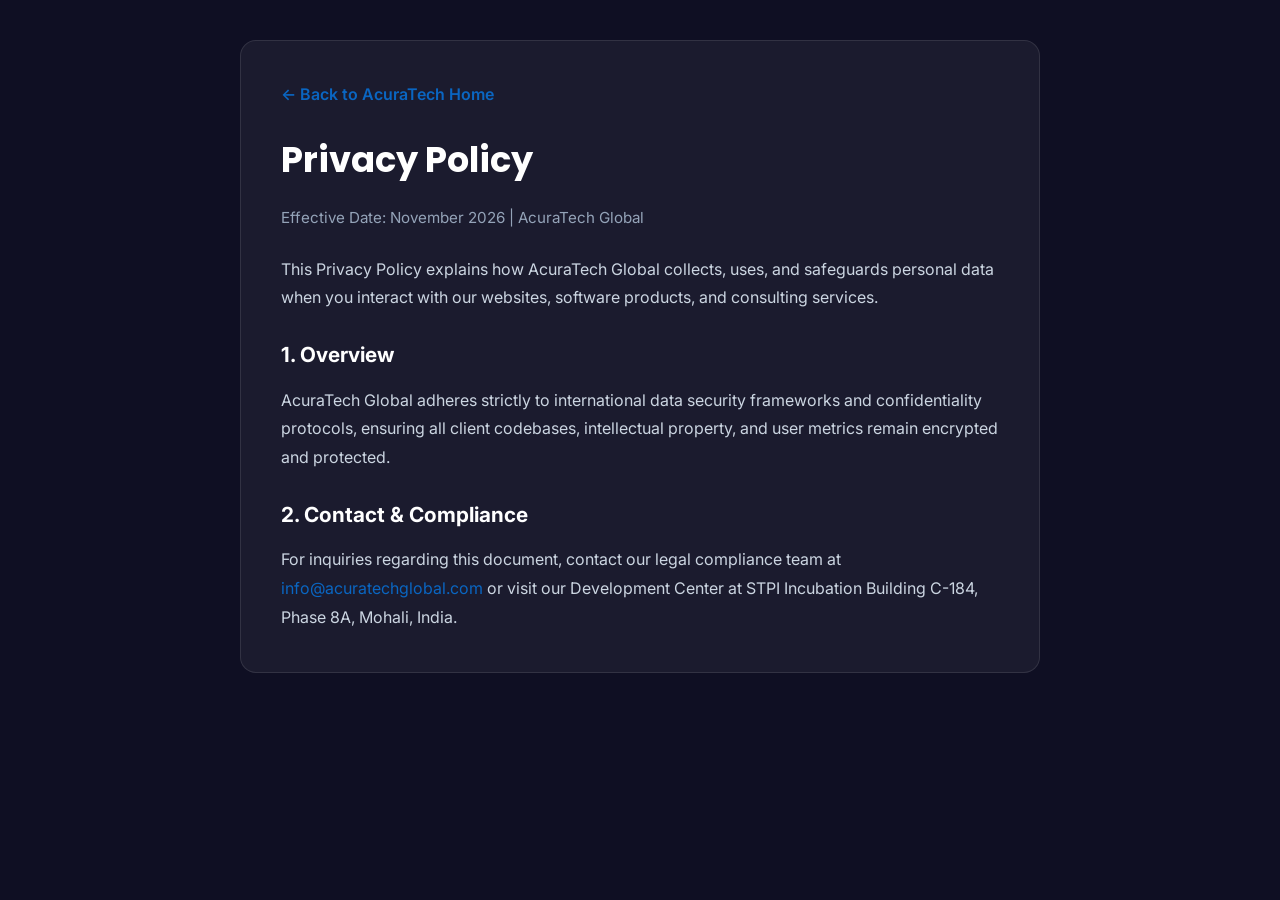
<file: privacy.html>
<!DOCTYPE html>
<html lang="en">
<head>
  <meta charset="UTF-8" />
  <meta name="viewport" content="width=device-width, initial-scale=1.0" />
  <title>Privacy Policy – AcuraTech Global</title>
  <link href="https://fonts.googleapis.com/css2?family=Poppins:wght@400;600;700&family=Inter:wght@400;500&display=swap" rel="stylesheet" />
  <link rel="stylesheet" href="assets/css/style.css" />
</head>
<body style="background: #0F0F23; color: #E2E8F0; font-family: 'Inter', sans-serif; padding: 40px 20px;">
  <div style="max-width: 800px; margin: 0 auto; background: rgba(255,255,255,0.05); padding: 40px; border-radius: 16px; border: 1px solid rgba(255,255,255,0.1);">
    <a href="index.html" style="color: #0A66C2; text-decoration: none; font-weight: 600; display: inline-block; margin-bottom: 24px;">← Back to AcuraTech Home</a>
    <h1 style="font-family: 'Poppins', sans-serif; font-size: 2.2rem; color: #fff; margin-bottom: 16px;">Privacy Policy</h1>
    <p style="color: #94A3B8; font-size: 0.95rem; margin-bottom: 24px;">Effective Date: November 2026 | AcuraTech Global</p>
    <div style="line-height: 1.8; color: #CBD5E1;">
      <p style="margin-bottom: 16px;">This Privacy Policy explains how AcuraTech Global collects, uses, and safeguards personal data when you interact with our websites, software products, and consulting services.</p>
      <h2 style="color: #fff; font-size: 1.3rem; margin: 24px 0 12px;">1. Overview</h2>
      <p style="margin-bottom: 16px;">AcuraTech Global adheres strictly to international data security frameworks and confidentiality protocols, ensuring all client codebases, intellectual property, and user metrics remain encrypted and protected.</p>
      <h2 style="color: #fff; font-size: 1.3rem; margin: 24px 0 12px;">2. Contact & Compliance</h2>
      <p>For inquiries regarding this document, contact our legal compliance team at <a href="mailto:info@acuratechglobal.com" style="color: #0A66C2;">info@acuratechglobal.com</a> or visit our Development Center at STPI Incubation Building C-184, Phase 8A, Mohali, India.</p>
    </div>
  </div>
</body>
</html>
</file>
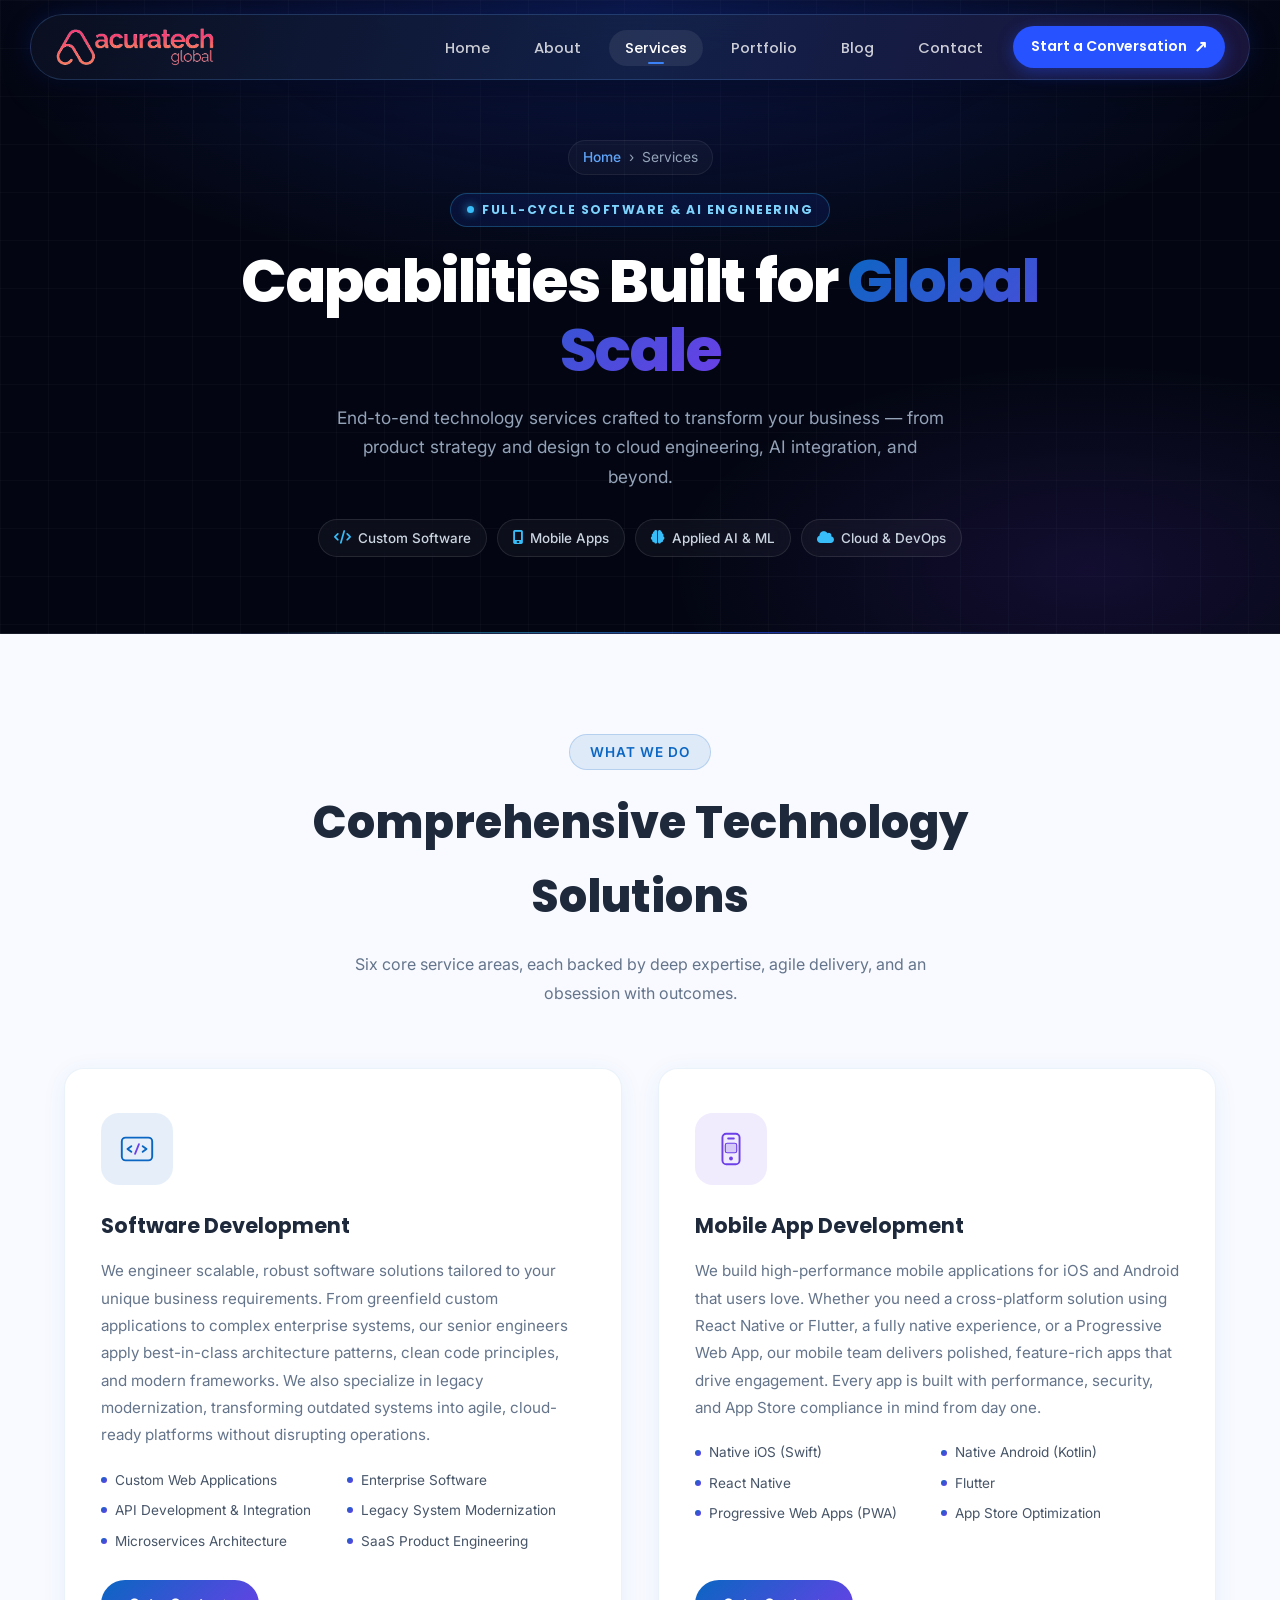
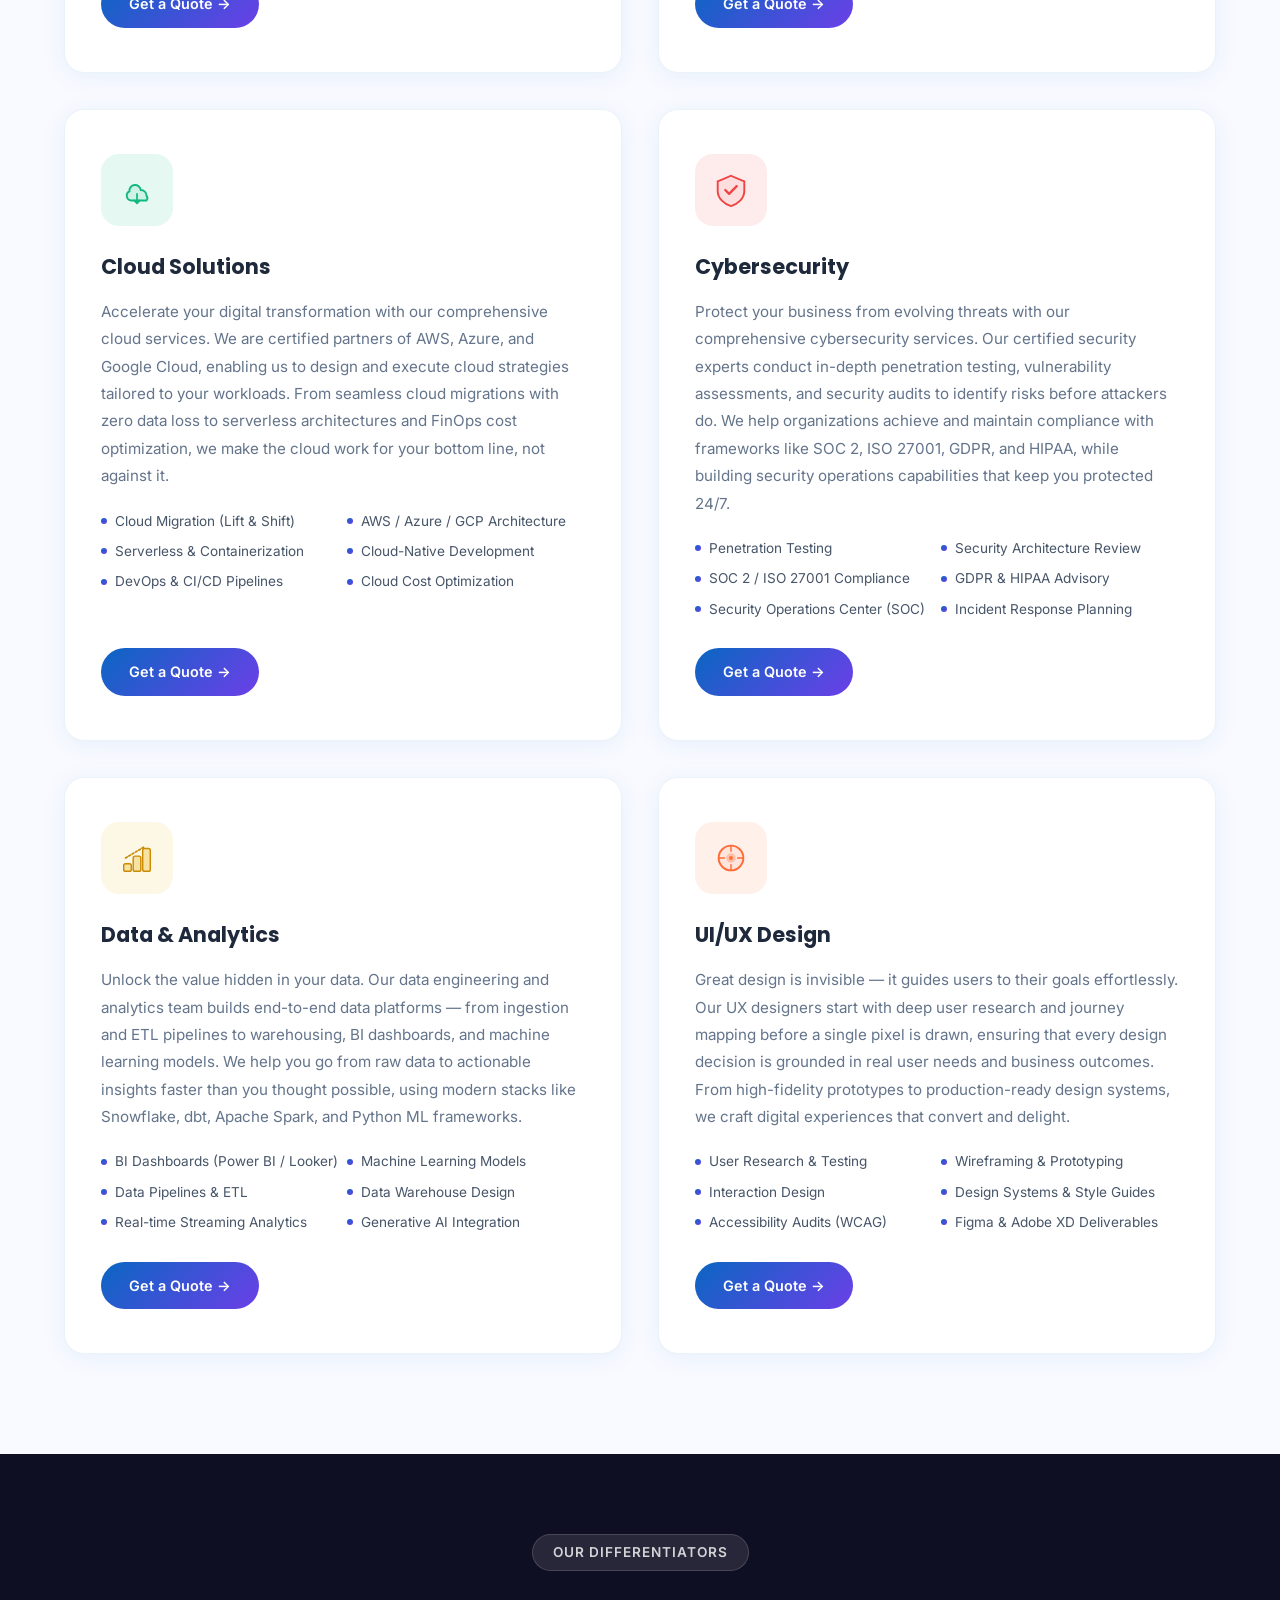
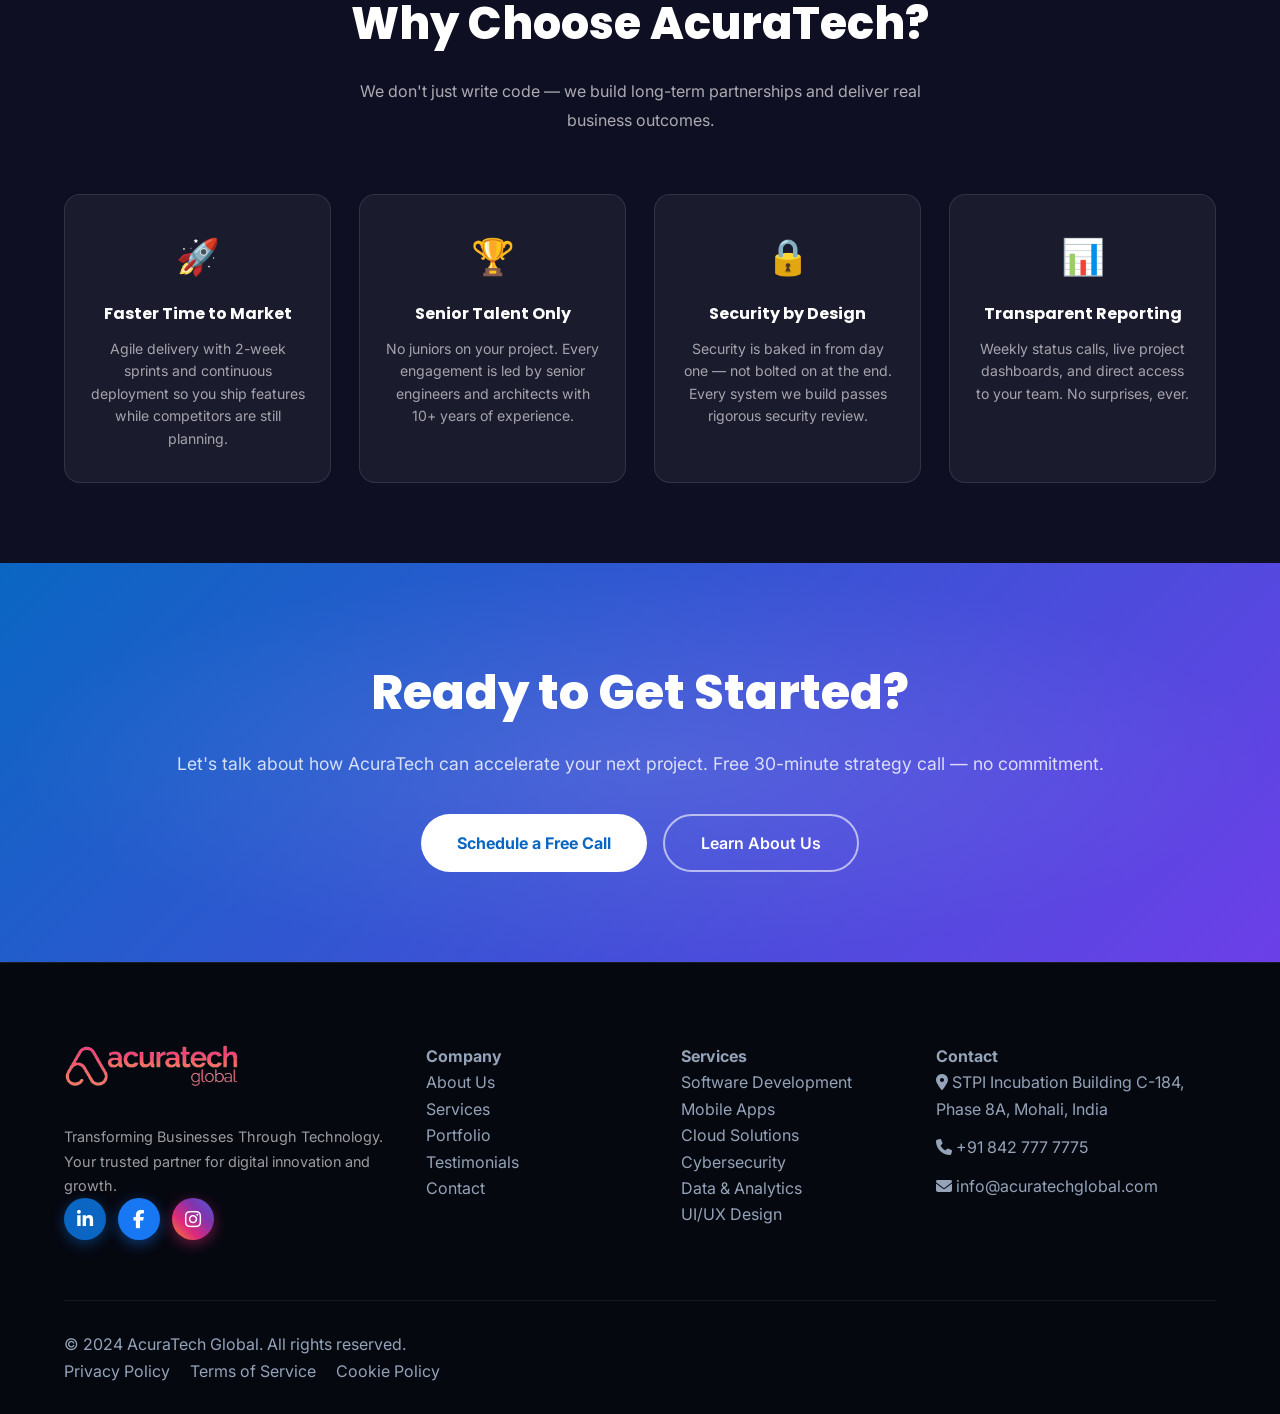
<file: services.html>
<!DOCTYPE html>
<html lang="en">
<head>
  <meta charset="UTF-8" />
  <meta name="viewport" content="width=device-width, initial-scale=1.0" />
  <meta name="description" content="Explore AcuraTech Global's full range of technology services — from custom software development and mobile apps to cloud solutions, cybersecurity, data analytics, and UI/UX design." />
  <meta property="og:title" content="Our Services | AcuraTech Global" />
  <meta property="og:description" content="End-to-end technology services that transform businesses. Custom software, mobile apps, cloud, cybersecurity, data analytics, and design." />
  <title>Our Services | AcuraTech Global</title>

  <!-- Google Fonts -->
  <link rel="preconnect" href="https://fonts.googleapis.com" />
  <link rel="preconnect" href="https://fonts.gstatic.com" crossorigin />
  <link href="https://fonts.googleapis.com/css2?family=Poppins:wght@400;600;700;800&family=Inter:wght@400;500;600&display=swap" rel="stylesheet" />

  <!-- Font Awesome 6 -->
  <link rel="stylesheet" href="https://cdnjs.cloudflare.com/ajax/libs/font-awesome/6.5.0/css/all.min.css" />

  <!-- Main Stylesheet -->
  <link rel="stylesheet" href="assets/css/style.css" />

  <style>
    /* Container */
    .container { max-width: 1200px; margin: 0 auto; padding: 0 24px; }

    /* Page Hero — inherited from assets/css/style.css */

    /* Section Header */
    .section-header { text-align: center; margin-bottom: 60px; }
    .section-tag {
      display: inline-block;
      background: rgba(10,102,194,0.1);
      color: #0A66C2;
      border: 1px solid rgba(10,102,194,0.2);
      border-radius: 50px;
      padding: 6px 20px;
      font-family: 'Inter', sans-serif;
      font-size: 0.85rem;
      font-weight: 600;
      text-transform: uppercase;
      letter-spacing: 1px;
      margin-bottom: 16px;
    }
    .section-header h2 {
      font-family: 'Poppins', sans-serif;
      font-size: clamp(1.8rem, 3.5vw, 2.8rem);
      font-weight: 800;
      color: #1E293B;
      margin-bottom: 16px;
    }
    .section-header h2.light { color: #fff; }
    .section-header p { font-family: 'Inter', sans-serif; color: #64748B; max-width: 580px; margin: 0 auto; line-height: 1.8; }
    .section-header p.light { color: rgba(255,255,255,0.65); }

    /* Services Grid Section */
    .services-detail { padding: 100px 0; background: #F8FAFF; }
    .services-detail-grid { display: grid; grid-template-columns: repeat(2, 1fr); gap: 36px; }

    .service-detail-card {
      background: #fff;
      border-radius: 20px;
      padding: 44px 36px;
      box-shadow: 0 4px 24px rgba(10,102,194,0.07);
      border: 1px solid rgba(10,102,194,0.08);
      transition: transform 0.3s, box-shadow 0.3s;
      display: flex;
      flex-direction: column;
    }
    .service-detail-card:hover {
      transform: translateY(-8px);
      box-shadow: 0 20px 50px rgba(10,102,194,0.14);
    }
    .svc-icon-wrap {
      width: 72px; height: 72px;
      border-radius: 18px;
      display: flex; align-items: center; justify-content: center;
      margin-bottom: 24px;
      flex-shrink: 0;
    }
    .svc-title {
      font-family: 'Poppins', sans-serif;
      font-weight: 700;
      font-size: 1.3rem;
      color: #1E293B;
      margin-bottom: 14px;
    }
    .svc-desc {
      font-family: 'Inter', sans-serif;
      color: #64748B;
      line-height: 1.8;
      font-size: 0.95rem;
      margin-bottom: 20px;
    }
    .svc-sub-list {
      list-style: none;
      margin: 0 0 28px;
      padding: 0;
      display: grid;
      grid-template-columns: 1fr 1fr;
      gap: 8px;
    }
    .svc-sub-list li {
      font-family: 'Inter', sans-serif;
      font-size: 0.85rem;
      color: #475569;
      display: flex;
      align-items: center;
      gap: 8px;
    }
    .svc-sub-list li::before {
      content: '';
      width: 6px; height: 6px;
      border-radius: 50%;
      background: linear-gradient(135deg, #0A66C2, #6C3FE8);
      flex-shrink: 0;
    }
    .btn-quote {
      display: inline-flex;
      align-items: center;
      gap: 8px;
      background: linear-gradient(135deg, #0A66C2, #6C3FE8);
      color: #fff;
      border-radius: 50px;
      padding: 12px 28px;
      font-family: 'Inter', sans-serif;
      font-weight: 600;
      font-size: 0.9rem;
      text-decoration: none;
      transition: opacity 0.2s, transform 0.2s;
      align-self: flex-start;
      margin-top: auto;
    }
    .btn-quote:hover { opacity: 0.9; transform: translateX(4px); }

    /* Why Our Services */
    .why-services { padding: 80px 0; background: #0F0F23; }
    .why-grid { display: grid; grid-template-columns: repeat(4, 1fr); gap: 28px; }
    .why-card {
      background: rgba(255,255,255,0.05);
      border: 1px solid rgba(255,255,255,0.1);
      border-radius: 16px;
      padding: 32px 24px;
      text-align: center;
      transition: background 0.3s, border-color 0.3s;
    }
    .why-card:hover { background: rgba(10,102,194,0.15); border-color: rgba(10,102,194,0.4); }
    .why-icon { font-size: 2.2rem; margin-bottom: 16px; }
    .why-card h4 { font-family: 'Poppins', sans-serif; font-weight: 700; color: #fff; font-size: 1rem; margin-bottom: 10px; }
    .why-card p { font-family: 'Inter', sans-serif; color: rgba(255,255,255,0.6); font-size: 0.88rem; line-height: 1.6; }

    /* CTA Strip */
    .cta-strip {
      padding: 90px 0;
      background: linear-gradient(135deg, #0A66C2 0%, #6C3FE8 100%);
      text-align: center;
      position: relative;
      overflow: hidden;
    }
    .cta-strip::before {
      content: '';
      position: absolute;
      inset: 0;
      background: radial-gradient(ellipse at 50% 50%, rgba(255,255,255,0.1) 0%, transparent 70%);
    }
    .cta-strip h2 {
      font-family: 'Poppins', sans-serif;
      font-size: clamp(2rem, 4vw, 3rem);
      font-weight: 800;
      color: #fff;
      margin-bottom: 16px;
      position: relative;
    }
    .cta-strip p { font-family: 'Inter', sans-serif; color: rgba(255,255,255,0.8); font-size: 1.1rem; margin-bottom: 36px; position: relative; }
    .cta-btns { display: flex; gap: 16px; justify-content: center; flex-wrap: wrap; position: relative; }
    .btn-cta-white {
      background: #fff;
      color: #0A66C2;
      border-radius: 50px;
      padding: 16px 36px;
      font-family: 'Inter', sans-serif;
      font-weight: 700;
      font-size: 1rem;
      text-decoration: none;
      transition: transform 0.2s, box-shadow 0.2s;
    }
    .btn-cta-white:hover { transform: translateY(-3px); box-shadow: 0 12px 32px rgba(0,0,0,0.2); }
    .btn-cta-outline {
      background: transparent;
      color: #fff;
      border: 2px solid rgba(255,255,255,0.6);
      border-radius: 50px;
      padding: 14px 36px;
      font-family: 'Inter', sans-serif;
      font-weight: 600;
      font-size: 1rem;
      text-decoration: none;
      transition: background 0.2s, border-color 0.2s;
    }
    .btn-cta-outline:hover { background: rgba(255,255,255,0.1); border-color: #fff; }

    /* Responsive */
    @media (max-width: 1024px) { .why-grid { grid-template-columns: repeat(2, 1fr); } }
    @media (max-width: 768px) { .services-detail-grid { grid-template-columns: 1fr; } .svc-sub-list { grid-template-columns: 1fr; } }
    @media (max-width: 640px) { .why-grid { grid-template-columns: 1fr 1fr; } }
  </style>
</head>
<body>

<!-- Page Loader -->
<div id="page-loader" class="page-loader">
  <div class="loader-spinner"></div>
</div>

<!-- Scroll Progress -->
<div id="scroll-progress" class="scroll-progress"></div>

<!-- ═══ NAVBAR ═══ -->
<header id="navbar" class="navbar">
  <nav class="nav-container" aria-label="Main navigation">
    <a href="index.html" class="nav-logo" aria-label="AcuraTech Global – Home">
      <img src="assets/images/logo.png" alt="AcuraTech Global" class="site-logo" width="165" height="44" />
    </a>
    <ul class="nav-links" role="list">
      <li><a href="index.html" class="nav-link">Home</a></li>
      <li><a href="about.html" class="nav-link">About</a></li>
      <li><a href="services.html" class="nav-link active" aria-current="page">Services</a></li>
      <li><a href="portfolio.html" class="nav-link">Portfolio</a></li>
      <li><a href="blog.html" class="nav-link">Blog</a></li>
      <li><a href="contact.html" class="nav-link">Contact</a></li>
    </ul>
    <a href="contact.html" class="nav-pill-cta">Start a Conversation <span class="nav-arrow">↗</span></a>
    <button id="menu-btn" class="hamburger" aria-label="Toggle mobile menu" aria-expanded="false" aria-controls="mobile-menu">
      <span></span><span></span><span></span>
    </button>
  </nav>

  <div id="mobile-menu" role="navigation" aria-label="Mobile navigation">
    <ul role="list">
      <li><a href="index.html" class="mobile-link">Home</a></li>
      <li><a href="about.html" class="mobile-link">About</a></li>
      <li><a href="services.html" class="mobile-link active">Services</a></li>
      <li><a href="portfolio.html" class="mobile-link">Portfolio</a></li>
      <li><a href="blog.html" class="mobile-link">Blog</a></li>
      <li><a href="contact.html" class="mobile-link">Contact</a></li>
    </ul>
  </div>
</header>

<main>

  <!-- ═══ PAGE HERO ═══ -->
  <section class="page-hero">
    <div class="container">
      <nav class="breadcrumb" aria-label="Breadcrumb">
        <a href="index.html">Home</a>
        <span>›</span>
        <span>Services</span>
      </nav>
      <br />
      <div class="page-hero-eyebrow">
        <span class="eyebrow-dot"></span>
        Full-Cycle Software &amp; AI Engineering
      </div>
      <h1>Capabilities Built for <span class="gradient-text">Global Scale</span></h1>
      <p class="page-hero-sub">
        End-to-end technology services crafted to transform your business — from product strategy and design to cloud engineering, AI integration, and beyond.
      </p>
      <div class="page-hero-highlights">
        <span class="page-hero-pill"><i class="fa-solid fa-code"></i> Custom Software</span>
        <span class="page-hero-pill"><i class="fa-solid fa-mobile-screen"></i> Mobile Apps</span>
        <span class="page-hero-pill"><i class="fa-solid fa-brain"></i> Applied AI &amp; ML</span>
        <span class="page-hero-pill"><i class="fa-solid fa-cloud"></i> Cloud &amp; DevOps</span>
      </div>
    </div>
  </section>

  <!-- ═══ SERVICES DETAIL GRID ═══ -->
  <section class="services-detail" id="services-grid">
    <div class="container">
      <div class="section-header">
        <div class="section-tag">What We Do</div>
        <h2>Comprehensive Technology Solutions</h2>
        <p>Six core service areas, each backed by deep expertise, agile delivery, and an obsession with outcomes.</p>
      </div>

      <div class="services-detail-grid stagger-children">

        <!-- Software Development -->
        <div class="service-detail-card animate-on-scroll" id="software">
          <div class="svc-icon-wrap" style="background:rgba(10,102,194,0.1);">
            <svg width="40" height="40" viewBox="0 0 40 40" fill="none">
              <rect x="4" y="8" width="32" height="24" rx="4" stroke="#0A66C2" stroke-width="2" fill="none"/>
              <path d="M14 17 L10 20 L14 23" stroke="#0A66C2" stroke-width="2" stroke-linecap="round" stroke-linejoin="round"/>
              <path d="M26 17 L30 20 L26 23" stroke="#0A66C2" stroke-width="2" stroke-linecap="round" stroke-linejoin="round"/>
              <path d="M22 15 L18 25" stroke="#6C3FE8" stroke-width="2" stroke-linecap="round"/>
            </svg>
          </div>
          <div class="svc-title">Software Development</div>
          <div class="svc-desc">We engineer scalable, robust software solutions tailored to your unique business requirements. From greenfield custom applications to complex enterprise systems, our senior engineers apply best-in-class architecture patterns, clean code principles, and modern frameworks. We also specialize in legacy modernization, transforming outdated systems into agile, cloud-ready platforms without disrupting operations.</div>
          <ul class="svc-sub-list">
            <li>Custom Web Applications</li>
            <li>Enterprise Software</li>
            <li>API Development &amp; Integration</li>
            <li>Legacy System Modernization</li>
            <li>Microservices Architecture</li>
            <li>SaaS Product Engineering</li>
          </ul>
          <a href="contact.html" class="btn-quote">Get a Quote →</a>
        </div>

        <!-- Mobile App Development -->
        <div class="service-detail-card animate-on-scroll" id="mobile">
          <div class="svc-icon-wrap" style="background:rgba(108,63,232,0.1);">
            <svg width="40" height="40" viewBox="0 0 40 40" fill="none">
              <rect x="11" y="4" width="18" height="32" rx="4" stroke="#6C3FE8" stroke-width="2" fill="none"/>
              <circle cx="20" cy="30" r="2" fill="#6C3FE8"/>
              <rect x="16" y="8" width="8" height="2" rx="1" fill="#6C3FE8"/>
              <rect x="14" y="14" width="12" height="10" rx="2" fill="rgba(108,63,232,0.2)" stroke="#6C3FE8" stroke-width="1.2"/>
            </svg>
          </div>
          <div class="svc-title">Mobile App Development</div>
          <div class="svc-desc">We build high-performance mobile applications for iOS and Android that users love. Whether you need a cross-platform solution using React Native or Flutter, a fully native experience, or a Progressive Web App, our mobile team delivers polished, feature-rich apps that drive engagement. Every app is built with performance, security, and App Store compliance in mind from day one.</div>
          <ul class="svc-sub-list">
            <li>Native iOS (Swift)</li>
            <li>Native Android (Kotlin)</li>
            <li>React Native</li>
            <li>Flutter</li>
            <li>Progressive Web Apps (PWA)</li>
            <li>App Store Optimization</li>
          </ul>
          <a href="contact.html" class="btn-quote">Get a Quote →</a>
        </div>

        <!-- Cloud Solutions -->
        <div class="service-detail-card animate-on-scroll" id="cloud">
          <div class="svc-icon-wrap" style="background:rgba(16,185,129,0.1);">
            <svg width="40" height="40" viewBox="0 0 40 40" fill="none">
              <path d="M30 26a6 6 0 0 0-6-6 6 6 0 0 0-11.95 1.5A5 5 0 0 0 14 31h16a4 4 0 0 0 0-5z" stroke="#10B981" stroke-width="2" fill="rgba(16,185,129,0.1)"/>
              <path d="M20 24 V34 M17 31 L20 34 L23 31" stroke="#10B981" stroke-width="1.8" stroke-linecap="round" stroke-linejoin="round"/>
            </svg>
          </div>
          <div class="svc-title">Cloud Solutions</div>
          <div class="svc-desc">Accelerate your digital transformation with our comprehensive cloud services. We are certified partners of AWS, Azure, and Google Cloud, enabling us to design and execute cloud strategies tailored to your workloads. From seamless cloud migrations with zero data loss to serverless architectures and FinOps cost optimization, we make the cloud work for your bottom line, not against it.</div>
          <ul class="svc-sub-list">
            <li>Cloud Migration (Lift &amp; Shift)</li>
            <li>AWS / Azure / GCP Architecture</li>
            <li>Serverless &amp; Containerization</li>
            <li>Cloud-Native Development</li>
            <li>DevOps &amp; CI/CD Pipelines</li>
            <li>Cloud Cost Optimization</li>
          </ul>
          <a href="contact.html" class="btn-quote">Get a Quote →</a>
        </div>

        <!-- Cybersecurity -->
        <div class="service-detail-card animate-on-scroll" id="security">
          <div class="svc-icon-wrap" style="background:rgba(239,68,68,0.1);">
            <svg width="40" height="40" viewBox="0 0 40 40" fill="none">
              <path d="M20 5 L34 11 V21 C34 29 27 35 20 37 C13 35 6 29 6 21 V11 Z" stroke="#EF4444" stroke-width="2" fill="rgba(239,68,68,0.08)"/>
              <path d="M14 20 L18 24 L26 16" stroke="#EF4444" stroke-width="2.5" stroke-linecap="round" stroke-linejoin="round"/>
            </svg>
          </div>
          <div class="svc-title">Cybersecurity</div>
          <div class="svc-desc">Protect your business from evolving threats with our comprehensive cybersecurity services. Our certified security experts conduct in-depth penetration testing, vulnerability assessments, and security audits to identify risks before attackers do. We help organizations achieve and maintain compliance with frameworks like SOC 2, ISO 27001, GDPR, and HIPAA, while building security operations capabilities that keep you protected 24/7.</div>
          <ul class="svc-sub-list">
            <li>Penetration Testing</li>
            <li>Security Architecture Review</li>
            <li>SOC 2 / ISO 27001 Compliance</li>
            <li>GDPR &amp; HIPAA Advisory</li>
            <li>Security Operations Center (SOC)</li>
            <li>Incident Response Planning</li>
          </ul>
          <a href="contact.html" class="btn-quote">Get a Quote →</a>
        </div>

        <!-- Data & Analytics -->
        <div class="service-detail-card animate-on-scroll" id="data">
          <div class="svc-icon-wrap" style="background:rgba(234,179,8,0.1);">
            <svg width="40" height="40" viewBox="0 0 40 40" fill="none">
              <rect x="6" y="26" width="8" height="8" rx="2" fill="rgba(234,179,8,0.3)" stroke="#CA8A04" stroke-width="1.5"/>
              <rect x="16" y="18" width="8" height="16" rx="2" fill="rgba(234,179,8,0.3)" stroke="#CA8A04" stroke-width="1.5"/>
              <rect x="26" y="10" width="8" height="24" rx="2" fill="rgba(234,179,8,0.3)" stroke="#CA8A04" stroke-width="1.5"/>
              <path d="M8 20 L18 14 L28 8" stroke="#CA8A04" stroke-width="1.8" stroke-linecap="round" stroke-dasharray="2 2"/>
            </svg>
          </div>
          <div class="svc-title">Data &amp; Analytics</div>
          <div class="svc-desc">Unlock the value hidden in your data. Our data engineering and analytics team builds end-to-end data platforms — from ingestion and ETL pipelines to warehousing, BI dashboards, and machine learning models. We help you go from raw data to actionable insights faster than you thought possible, using modern stacks like Snowflake, dbt, Apache Spark, and Python ML frameworks.</div>
          <ul class="svc-sub-list">
            <li>BI Dashboards (Power BI / Looker)</li>
            <li>Machine Learning Models</li>
            <li>Data Pipelines &amp; ETL</li>
            <li>Data Warehouse Design</li>
            <li>Real-time Streaming Analytics</li>
            <li>Generative AI Integration</li>
          </ul>
          <a href="contact.html" class="btn-quote">Get a Quote →</a>
        </div>

        <!-- UI/UX Design -->
        <div class="service-detail-card animate-on-scroll" id="design">
          <div class="svc-icon-wrap" style="background:rgba(255,107,53,0.1);">
            <svg width="40" height="40" viewBox="0 0 40 40" fill="none">
              <circle cx="20" cy="20" r="13" stroke="#FF6B35" stroke-width="2" fill="rgba(255,107,53,0.08)"/>
              <circle cx="20" cy="20" r="5" fill="#FF6B35" opacity="0.3"/>
              <circle cx="20" cy="20" r="2" fill="#FF6B35"/>
              <path d="M20 7 V13 M20 27 V33 M7 20 H13 M27 20 H33" stroke="#FF6B35" stroke-width="1.5" stroke-linecap="round"/>
            </svg>
          </div>
          <div class="svc-title">UI/UX Design</div>
          <div class="svc-desc">Great design is invisible — it guides users to their goals effortlessly. Our UX designers start with deep user research and journey mapping before a single pixel is drawn, ensuring that every design decision is grounded in real user needs and business outcomes. From high-fidelity prototypes to production-ready design systems, we craft digital experiences that convert and delight.</div>
          <ul class="svc-sub-list">
            <li>User Research &amp; Testing</li>
            <li>Wireframing &amp; Prototyping</li>
            <li>Interaction Design</li>
            <li>Design Systems &amp; Style Guides</li>
            <li>Accessibility Audits (WCAG)</li>
            <li>Figma &amp; Adobe XD Deliverables</li>
          </ul>
          <a href="contact.html" class="btn-quote">Get a Quote →</a>
        </div>

      </div>
    </div>
  </section>

  <!-- ═══ WHY OUR SERVICES ═══ -->
  <section class="why-services">
    <div class="container">
      <div class="section-header">
        <div class="section-tag" style="background:rgba(255,255,255,0.1); color:rgba(255,255,255,0.8); border-color:rgba(255,255,255,0.15);">Our Differentiators</div>
        <h2 class="light">Why Choose AcuraTech?</h2>
        <p class="light">We don't just write code — we build long-term partnerships and deliver real business outcomes.</p>
      </div>
      <div class="why-grid stagger-children">
        <div class="why-card animate-on-scroll">
          <div class="why-icon">🚀</div>
          <h4>Faster Time to Market</h4>
          <p>Agile delivery with 2-week sprints and continuous deployment so you ship features while competitors are still planning.</p>
        </div>
        <div class="why-card animate-on-scroll">
          <div class="why-icon">🏆</div>
          <h4>Senior Talent Only</h4>
          <p>No juniors on your project. Every engagement is led by senior engineers and architects with 10+ years of experience.</p>
        </div>
        <div class="why-card animate-on-scroll">
          <div class="why-icon">🔒</div>
          <h4>Security by Design</h4>
          <p>Security is baked in from day one — not bolted on at the end. Every system we build passes rigorous security review.</p>
        </div>
        <div class="why-card animate-on-scroll">
          <div class="why-icon">📊</div>
          <h4>Transparent Reporting</h4>
          <p>Weekly status calls, live project dashboards, and direct access to your team. No surprises, ever.</p>
        </div>
      </div>
    </div>
  </section>

  <!-- ═══ CTA STRIP ═══ -->
  <section class="cta-strip">
    <div class="container">
      <h2>Ready to Get Started?</h2>
      <p>Let's talk about how AcuraTech can accelerate your next project. Free 30-minute strategy call — no commitment.</p>
      <div class="cta-btns">
        <a href="contact.html" class="btn-cta-white">Schedule a Free Call</a>
        <a href="about.html" class="btn-cta-outline">Learn About Us</a>
      </div>
    </div>
  </section>

</main>

<!-- ═══ FOOTER ═══ -->
<footer class="footer">
  <div class="container">
    <div class="footer-grid">
      <div class="footer-brand">
        <a href="index.html" class="footer-logo" aria-label="AcuraTech Global – Home">
        <img src="assets/images/logo.png" alt="AcuraTech Global" class="footer-logo-img" width="175" height="46" />
      </a>
        <p style="color:rgba(255,255,255,0.6); font-family:'Inter',sans-serif; line-height:1.7; font-size:0.9rem;">Transforming Businesses Through Technology. Your trusted partner for digital innovation and growth.</p>
        <div class="footer-socials" aria-label="Social media links">
              <a href="https://in.linkedin.com/company/acuratech-global" class="social-link" aria-label="LinkedIn" target="_blank" rel="noopener noreferrer"><i class="fa-brands fa-linkedin-in"></i></a>
              <a href="https://www.facebook.com/acuratechglobal" class="social-link" aria-label="Facebook" target="_blank" rel="noopener noreferrer"><i class="fa-brands fa-facebook-f"></i></a>
              <a href="https://www.instagram.com/acuratechglobal?fqnt=MTJtbnV0OXJpMGZpbQ%3D%3D&utm_source=qr" class="social-link" aria-label="Instagram" target="_blank" rel="noopener noreferrer"><i class="fa-brands fa-instagram"></i></a>
            </div>
      </div>

      <div class="footer-col">
        <h4>Company</h4>
        <ul>
          <li><a href="about.html">About Us</a></li>
          <li><a href="services.html">Services</a></li>
          <li><a href="index.html#portfolio">Portfolio</a></li>
          <li><a href="index.html#testimonials">Testimonials</a></li>
          <li><a href="contact.html">Contact</a></li>
        </ul>
      </div>

      <div class="footer-col">
        <h4>Services</h4>
        <ul>
          <li><a href="services.html#software">Software Development</a></li>
          <li><a href="services.html#mobile">Mobile Apps</a></li>
          <li><a href="services.html#cloud">Cloud Solutions</a></li>
          <li><a href="services.html#security">Cybersecurity</a></li>
          <li><a href="services.html#data">Data &amp; Analytics</a></li>
          <li><a href="services.html#design">UI/UX Design</a></li>
        </ul>
      </div>

      <div class="footer-col">
        <h4>Contact</h4>
        <ul class="footer-contact-list">
          <li><i class="fas fa-map-marker-alt"></i> STPI Incubation Building C-184, Phase 8A, Mohali, India</li>
          <li><i class="fas fa-phone"></i> <a href="tel:+918427777775">+91 842 777 7775</a></li>
          <li><i class="fas fa-envelope"></i> <a href="mailto:info@acuratechglobal.com">info@acuratechglobal.com</a></li>
        </ul>
      </div>
    </div>

    <div class="footer-bottom">
      <p>&copy; 2024 AcuraTech Global. All rights reserved.</p>
      <div class="footer-bottom-links">
        <a href="#">Privacy Policy</a>
        <a href="#">Terms of Service</a>
        <a href="#">Cookie Policy</a>
      </div>
    </div>
  </div>
</footer>

<!-- Back to Top -->
<button id="back-to-top" aria-label="Back to top"><i class="fas fa-arrow-up"></i></button>

<script src="assets/js/main.js"></script>
</body>
</html>
</file>
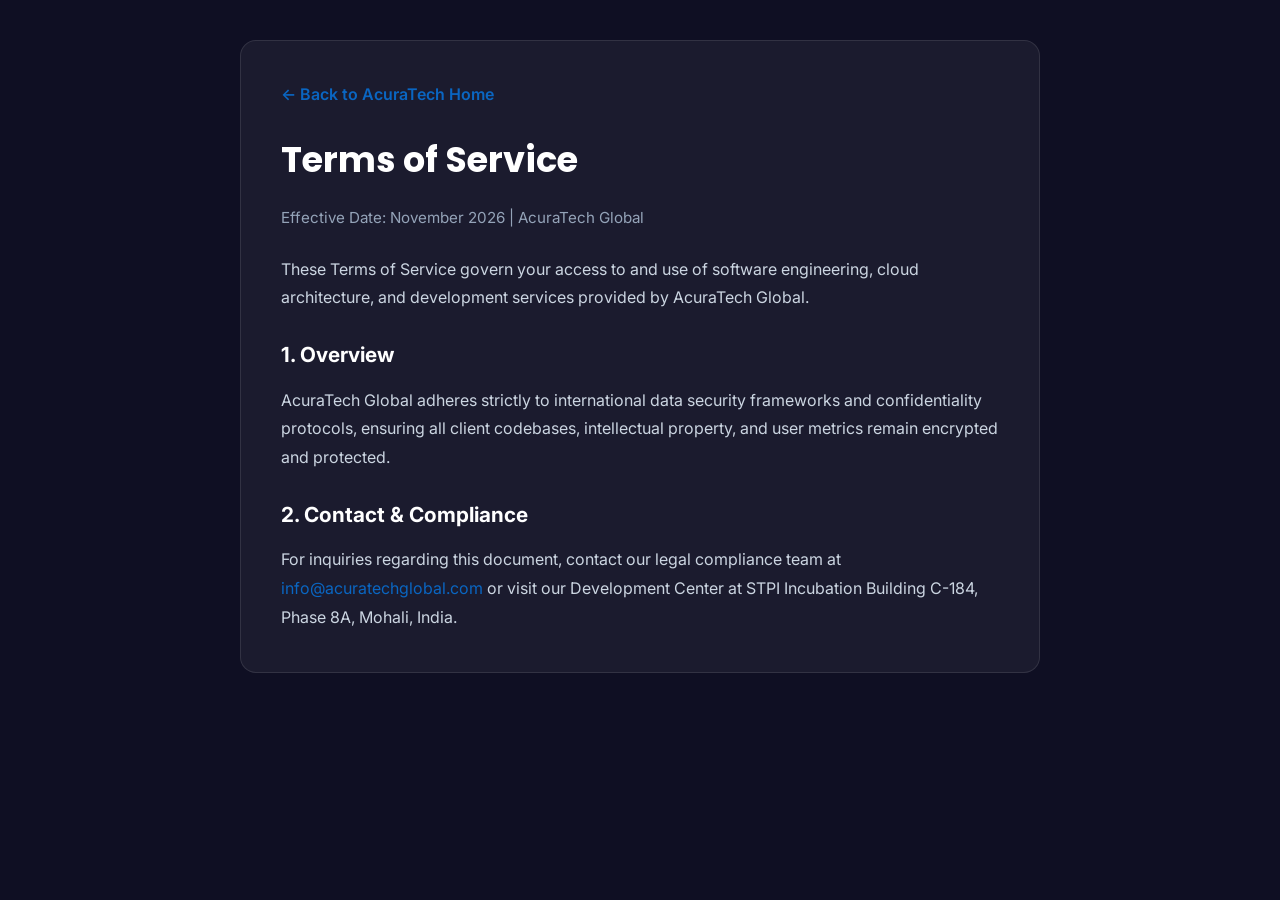
<file: terms.html>
<!DOCTYPE html>
<html lang="en">
<head>
  <meta charset="UTF-8" />
  <meta name="viewport" content="width=device-width, initial-scale=1.0" />
  <title>Terms of Service – AcuraTech Global</title>
  <link href="https://fonts.googleapis.com/css2?family=Poppins:wght@400;600;700&family=Inter:wght@400;500&display=swap" rel="stylesheet" />
  <link rel="stylesheet" href="assets/css/style.css" />
</head>
<body style="background: #0F0F23; color: #E2E8F0; font-family: 'Inter', sans-serif; padding: 40px 20px;">
  <div style="max-width: 800px; margin: 0 auto; background: rgba(255,255,255,0.05); padding: 40px; border-radius: 16px; border: 1px solid rgba(255,255,255,0.1);">
    <a href="index.html" style="color: #0A66C2; text-decoration: none; font-weight: 600; display: inline-block; margin-bottom: 24px;">← Back to AcuraTech Home</a>
    <h1 style="font-family: 'Poppins', sans-serif; font-size: 2.2rem; color: #fff; margin-bottom: 16px;">Terms of Service</h1>
    <p style="color: #94A3B8; font-size: 0.95rem; margin-bottom: 24px;">Effective Date: November 2026 | AcuraTech Global</p>
    <div style="line-height: 1.8; color: #CBD5E1;">
      <p style="margin-bottom: 16px;">These Terms of Service govern your access to and use of software engineering, cloud architecture, and development services provided by AcuraTech Global.</p>
      <h2 style="color: #fff; font-size: 1.3rem; margin: 24px 0 12px;">1. Overview</h2>
      <p style="margin-bottom: 16px;">AcuraTech Global adheres strictly to international data security frameworks and confidentiality protocols, ensuring all client codebases, intellectual property, and user metrics remain encrypted and protected.</p>
      <h2 style="color: #fff; font-size: 1.3rem; margin: 24px 0 12px;">2. Contact & Compliance</h2>
      <p>For inquiries regarding this document, contact our legal compliance team at <a href="mailto:info@acuratechglobal.com" style="color: #0A66C2;">info@acuratechglobal.com</a> or visit our Development Center at STPI Incubation Building C-184, Phase 8A, Mohali, India.</p>
    </div>
  </div>
</body>
</html>
</file>
<file: assets/css/style.css>
/* =============================================================================
   AcuraTech Global – Master Design System & Stylesheet
   Modern, High-Performance, Fully Responsive
   ============================================================================= */

/* -----------------------------------------------------------------------------
   1. GOOGLE FONTS & DESIGN VARIABLES
   ----------------------------------------------------------------------------- */
@import url('https://fonts.googleapis.com/css2?family=Poppins:wght@400;500;600;700;800&family=Inter:wght@300;400;500;600;700&display=swap');

:root {
  /* Brand Colors */
  --primary: #0A66C2;
  --primary-light: #3b82f6;
  --primary-dark: #074b91;
  --primary-glow: rgba(10, 102, 194, 0.35);

  --secondary: #6C3FE8;
  --secondary-light: #8b5cf6;
  --secondary-dark: #4c1d95;
  --secondary-glow: rgba(108, 63, 232, 0.35);

  --accent: #FF6B35;
  --accent-light: #ff8c5a;
  --accent-dark: #e04812;

  --cyan: #06b6d4;
  --emerald: #10b981;

  /* Backgrounds */
  --bg-dark: #0A0D18;
  --bg-dark-card: rgba(255, 255, 255, 0.04);
  --bg-dark-card-hover: rgba(255, 255, 255, 0.08);
  --bg-dark-card-border: rgba(255, 255, 255, 0.09);
  --bg-dark-card-border-hover: rgba(10, 102, 194, 0.45);

  --bg-light: #F8FAFF;
  --bg-light-card: #FFFFFF;

  /* Typography */
  --font-heading: 'Poppins', sans-serif;
  --font-body: 'Inter', sans-serif;

  /* Text Colors */
  --text-white: #FFFFFF;
  --text-light: #E2E8F0;
  --text-muted: #94A3B8;
  --text-dark: #0F172A;
  --text-dark-muted: #64748B;

  /* Gradients */
  --grad-primary: linear-gradient(135deg, #0A66C2 0%, #6C3FE8 100%);
  --grad-accent: linear-gradient(135deg, #FF6B35 0%, #FF9E00 100%);
  --grad-dark: linear-gradient(180deg, #0A0D18 0%, #111827 100%);
  --grad-card: linear-gradient(135deg, rgba(255,255,255,0.06) 0%, rgba(255,255,255,0.02) 100%);

  /* UI Tokens */
  --radius-sm: 8px;
  --radius-md: 12px;
  --radius-lg: 18px;
  --radius-xl: 24px;
  --radius-full: 9999px;

  --shadow-sm: 0 2px 8px rgba(0, 0, 0, 0.12);
  --shadow-md: 0 8px 24px rgba(0, 0, 0, 0.2);
  --shadow-lg: 0 16px 40px rgba(0, 0, 0, 0.35);
  --shadow-glow: 0 0 30px var(--primary-glow);

  --navbar-height: 76px;
  --transition: all 0.28s cubic-bezier(0.4, 0, 0.2, 1);
}

/* -----------------------------------------------------------------------------
   2. RESET & BASE
   ----------------------------------------------------------------------------- */
*, *::before, *::after {
  box-sizing: border-box;
  margin: 0;
  padding: 0;
}

html {
  scroll-behavior: smooth;
  font-size: 16px;
}

body {
  font-family: var(--font-body);
  background-color: #070913;
  background-image: 
    radial-gradient(circle at 50% 0%, rgba(39, 82, 255, 0.14) 0%, transparent 45%),
    radial-gradient(circle at 90% 20%, rgba(139, 92, 246, 0.10) 0%, transparent 40%),
    radial-gradient(circle at 10% 55%, rgba(6, 182, 212, 0.08) 0%, transparent 40%),
    radial-gradient(circle at 80% 85%, rgba(236, 72, 153, 0.06) 0%, transparent 35%),
    linear-gradient(rgba(255, 255, 255, 0.02) 1px, transparent 1px),
    linear-gradient(90deg, rgba(255, 255, 255, 0.02) 1px, transparent 1px);
  background-size: 100% 100%, 100% 100%, 100% 100%, 100% 100%, 54px 54px, 54px 54px;
  background-attachment: scroll, scroll, scroll, scroll, fixed, fixed;
  color: var(--text-light);
  line-height: 1.65;
  overflow-x: hidden;
  -webkit-font-smoothing: antialiased;
}

a {
  color: inherit;
  text-decoration: none;
  transition: var(--transition);
}

ul, ol {
  list-style: none;
}

/* CRUCIAL SVG SIZING: Never let any SVG expand beyond its intrinsic or assigned size */
svg {
  display: inline-block;
  vertical-align: middle;
  max-width: 100%;
}

img {
  max-width: 100%;
  height: auto;
  display: block;
}

button, input, textarea, select {
  font-family: inherit;
  font-size: inherit;
  border: none;
  outline: none;
}

/* -----------------------------------------------------------------------------
   3. STRICT ICON & LOGO SIZING (Fixes user giant icon issue)
   ----------------------------------------------------------------------------- */
.logo-hex, 
.footer-logo-hex {
  width: 44px !important;
  height: 44px !important;
  min-width: 44px !important;
  max-width: 44px !important;
  flex-shrink: 0;
  display: inline-block;
}

.loader-logo {
  width: 64px !important;
  height: 64px !important;
  display: inline-block;
}

.stat-icon, .stat-item .stat-icon {
  width: 56px;
  height: 56px;
  border-radius: var(--radius-md);
  display: flex;
  align-items: center;
  justify-content: center;
  flex-shrink: 0;
}

.stat-icon svg, .stat-item svg {
  width: 32px !important;
  height: 32px !important;
  max-width: 32px !important;
  max-height: 32px !important;
}

.service-icon, .svc-icon-wrap {
  width: 60px;
  height: 60px;
  border-radius: var(--radius-md);
  display: flex;
  align-items: center;
  justify-content: center;
  margin-bottom: 20px;
  flex-shrink: 0;
}

.service-icon svg, .svc-icon-wrap svg {
  width: 38px !important;
  height: 38px !important;
  max-width: 38px !important;
  max-height: 38px !important;
}

.feature-check {
  width: 22px;
  height: 22px;
  flex-shrink: 0;
  display: flex;
  align-items: center;
  justify-content: center;
}

.feature-check svg {
  width: 20px !important;
  height: 20px !important;
  flex-shrink: 0;
}

.step-icon {
  width: 64px;
  height: 64px;
  border-radius: var(--radius-lg);
  display: flex;
  align-items: center;
  justify-content: center;
  margin-bottom: 20px;
  flex-shrink: 0;
}

.step-icon svg {
  width: 36px !important;
  height: 36px !important;
}

.process-arrow {
  display: flex;
  align-items: center;
  justify-content: center;
  flex-shrink: 0;
}

.process-arrow svg {
  width: 48px !important;
  height: 18px !important;
}

.author-avatar {
  width: 48px;
  height: 48px;
  border-radius: 50%;
  overflow: hidden;
  flex-shrink: 0;
}

.author-avatar svg {
  width: 48px !important;
  height: 48px !important;
}

.prev-btn svg, .next-btn svg {
  width: 20px !important;
  height: 20px !important;
}

.social-link svg, .footer-social svg {
  width: 18px !important;
  height: 18px !important;
}

#back-to-top svg {
  width: 20px !important;
  height: 20px !important;
}

.hero-svg {
  width: 100% !important;
  max-width: 520px !important;
  height: auto !important;
  display: block;
  margin: 0 auto;
}

.why-svg {
  width: 100% !important;
  max-width: 450px !important;
  height: auto !important;
  display: block;
  margin: 0 auto;
}

.portfolio-svg {
  width: 100% !important;
  max-height: 200px !important;
  height: auto !important;
  display: block;
  object-fit: cover;
}

/* -----------------------------------------------------------------------------
   4. LAYOUT & CONTAINERS
   ----------------------------------------------------------------------------- */
.container, .nav-container, .hero-container, .stats-container, 
.why-container, .footer-container, .cta-container, .filter-inner {
  width: 100%;
  max-width: 1240px;
  margin-left: auto;
  margin-right: auto;
  padding-left: 24px;
  padding-right: 24px;
}

.section-padding {
  padding-top: 60px;
  padding-bottom: 60px;
}

.section-header {
  text-align: center;
  max-width: 720px;
  margin: 0 auto 36px;
}

.section-eyebrow, .section-tag {
  display: inline-block;
  font-family: var(--font-heading);
  font-size: 0.85rem;
  font-weight: 600;
  letter-spacing: 1.5px;
  text-transform: uppercase;
  color: var(--primary-light);
  margin-bottom: 12px;
  padding: 6px 14px;
  background: rgba(10, 102, 194, 0.12);
  border-radius: var(--radius-full);
  border: 1px solid rgba(10, 102, 194, 0.25);
}

.section-title {
  font-family: var(--font-heading);
  font-size: clamp(2rem, 3.5vw, 2.75rem);
  font-weight: 700;
  color: var(--text-white);
  line-height: 1.25;
  margin-bottom: 16px;
}

.section-subtitle {
  font-size: 1.08rem;
  color: var(--text-muted);
  line-height: 1.7;
}

.gradient-text, .text-gradient {
  background: var(--grad-primary);
  -webkit-background-clip: text;
  -webkit-text-fill-color: transparent;
}

/* -----------------------------------------------------------------------------
   5. BUTTONS
   ----------------------------------------------------------------------------- */
.btn {
  display: inline-flex;
  align-items: center;
  justify-content: center;
  gap: 10px;
  padding: 13px 26px;
  border-radius: var(--radius-full);
  font-family: var(--font-heading);
  font-size: 0.95rem;
  font-weight: 600;
  cursor: pointer;
  transition: var(--transition);
  text-decoration: none;
  white-space: nowrap;
}

.btn-primary {
  background: var(--grad-primary);
  color: var(--text-white);
  box-shadow: 0 4px 18px var(--primary-glow);
}
.btn-primary:hover {
  transform: translateY(-2px);
  box-shadow: 0 8px 26px rgba(10, 102, 194, 0.55);
  color: var(--text-white);
}

.btn-secondary {
  background: rgba(255, 255, 255, 0.08);
  color: var(--text-white);
  border: 1px solid rgba(255, 255, 255, 0.15);
  backdrop-filter: blur(8px);
}
.btn-secondary:hover {
  background: rgba(255, 255, 255, 0.15);
  border-color: rgba(255, 255, 255, 0.3);
  transform: translateY(-2px);
}

.btn-outline {
  background: transparent;
  color: var(--primary-light);
  border: 1.5px solid var(--primary-light);
}
.btn-outline:hover {
  background: var(--primary);
  color: var(--text-white);
  transform: translateY(-2px);
}

.btn-outline-white {
  background: transparent;
  color: var(--text-white);
  border: 1.5px solid rgba(255, 255, 255, 0.35);
}
.btn-outline-white:hover {
  background: var(--text-white);
  color: var(--bg-dark);
  transform: translateY(-2px);
}

.btn-white {
  background: var(--text-white);
  color: var(--bg-dark);
  box-shadow: 0 4px 16px rgba(0,0,0,0.2);
}
.btn-white:hover {
  background: #f1f5f9;
  transform: translateY(-2px);
}

.btn-lg {
  padding: 16px 32px;
  font-size: 1.05rem;
}

.btn-sm {
  padding: 9px 18px;
  font-size: 0.85rem;
}

/* -----------------------------------------------------------------------------
   6. HEADER & NAVBAR (NET SOLUTIONS FLOATING FROSTED PILL NAVBAR)
   ----------------------------------------------------------------------------- */
#navbar, .navbar {
  position: fixed;
  top: 14px;
  left: 0;
  right: 0;
  width: calc(100% - 36px);
  max-width: 1220px;
  margin: 0 auto;
  height: 66px;
  z-index: 1000;
  transition: all 0.3s ease;
  background: linear-gradient(110deg, rgba(11, 16, 33, 0.90) 0%, rgba(20, 34, 74, 0.90) 50%, rgba(28, 22, 62, 0.90) 100%);
  backdrop-filter: blur(18px);
  -webkit-backdrop-filter: blur(18px);
  border: 1px solid rgba(96, 165, 250, 0.22);
  border-radius: var(--radius-full);
  box-shadow: 0 12px 32px -8px rgba(0, 0, 0, 0.55),
              0 0 22px rgba(39, 82, 255, 0.16);
}

#navbar.scrolled {
  background: linear-gradient(110deg, rgba(10, 15, 30, 0.96) 0%, rgba(18, 32, 70, 0.96) 50%, rgba(26, 20, 58, 0.96) 100%);
  box-shadow: 0 14px 38px -8px rgba(0, 0, 0, 0.7),
              0 0 26px rgba(39, 82, 255, 0.22);
  border-color: rgba(96, 165, 250, 0.28);
}

@media (max-width: 768px) {
  #navbar, .navbar {
    top: 0;
    width: 100%;
    border-radius: 0;
    height: 64px;
    border-left: none;
    border-right: none;
    border-top: none;
  }
}

.nav-container, .nav-inner {
  display: flex;
  align-items: center;
  justify-content: space-between;
  height: 100%;
}

.nav-logo {
  display: flex;
  align-items: center;
  gap: 12px;
  text-decoration: none;
}

.nav-logo .logo-text {
  font-family: var(--font-heading);
  font-size: 1.35rem;
  font-weight: 700;
  color: var(--text-white);
  letter-spacing: -0.3px;
}

.nav-logo .logo-accent, .nav-logo .accent {
  color: var(--primary-light);
}

.logo-icon {
  width: 38px;
  height: 38px;
  background: var(--grad-primary);
  border-radius: var(--radius-sm);
  display: flex;
  align-items: center;
  justify-content: center;
  color: white;
  font-size: 1.1rem;
}

.nav-links, .navbar__nav {
  display: flex;
  align-items: center;
  gap: 12px;
  margin-left: auto;
  margin-right: 0;
}

.nav-links a {
  font-family: var(--font-heading);
  font-size: 0.92rem;
  font-weight: 500;
  color: rgba(255, 255, 255, 0.78);
  padding: 8px 16px;
  border-radius: var(--radius-full);
  transition: var(--transition);
  text-decoration: none;
}

.nav-links a:hover, .nav-links a.active {
  color: var(--text-white);
  background: rgba(255, 255, 255, 0.08);
}

.nav-link, .navbar__link {
  font-family: var(--font-heading);
  font-size: 0.92rem;
  font-weight: 500;
  color: rgba(255, 255, 255, 0.78);
  padding: 8px 16px;
  border-radius: var(--radius-full);
  transition: var(--transition);
  position: relative;
}

.nav-link:hover, .nav-link.active,
.navbar__link:hover, .navbar__link.active {
  color: var(--text-white);
  background: rgba(255, 255, 255, 0.08);
}

.nav-link.active::after {
  content: '';
  position: absolute;
  bottom: 2px;
  left: 50%;
  transform: translateX(-50%);
  width: 16px;
  height: 2px;
  background: var(--primary-light);
  border-radius: 2px;
}

.nav-cta {
  padding: 10px 22px;
  font-size: 0.9rem;
}

.hamburger, .menu-btn {
  display: none;
  flex-direction: column;
  justify-content: center;
  gap: 6px;
  width: 40px;
  height: 40px;
  background: rgba(255, 255, 255, 0.05);
  border-radius: var(--radius-sm);
  cursor: pointer;
  padding: 8px;
}

.hamburger span, .menu-btn span {
  display: block;
  width: 100%;
  height: 2px;
  background-color: var(--text-white);
  border-radius: 2px;
  transition: var(--transition);
}

#mobile-menu {
  position: fixed;
  top: var(--navbar-height);
  left: 0;
  width: 100%;
  background: rgba(10, 13, 24, 0.98);
  backdrop-filter: blur(20px);
  padding: 30px 24px;
  border-bottom: 1px solid rgba(255, 255, 255, 0.1);
  display: none;
  flex-direction: column;
  gap: 16px;
  z-index: 999;
}

#mobile-menu.open {
  display: flex;
}

.mobile-link {
  font-family: var(--font-heading);
  font-size: 1.15rem;
  font-weight: 500;
  color: rgba(255, 255, 255, 0.85);
  padding: 10px 0;
  border-bottom: 1px solid rgba(255, 255, 255, 0.05);
}

.mobile-link.active {
  color: var(--primary-light);
}

.mobile-cta {
  width: 100%;
  text-align: center;
  margin-top: 10px;
}

/* -----------------------------------------------------------------------------
   7. HERO SECTION (EXPANDED BREATHING ROOM & 3D IRIDESCENT VORTEX)
   ----------------------------------------------------------------------------- */
.hero-section {
  position: relative;
  min-height: 100vh;
  padding-top: calc(var(--navbar-height) + 75px);
  padding-bottom: 85px;
  display: flex;
  align-items: center;
  background-color: #000000;
  overflow: hidden;
}

/* Luminous 3D Cyber-Wave & Neural Motion Engine Canvas */
.hero-canvas-wrap {
  position: absolute;
  top: 0;
  left: 0;
  right: 0;
  bottom: 0;
  width: 100%;
  height: 100%;
  z-index: 1;
  pointer-events: none;
  overflow: hidden;
  background-color: #000000;
}

#hero-motion-canvas {
  position: absolute;
  top: 0;
  left: 0;
  width: 100%;
  height: 100%;
  display: block;
}

.hero-canvas-vignette {
  position: absolute;
  inset: 0;
  pointer-events: none;
  background: linear-gradient(90deg, rgba(0, 0, 0, 0.94) 0%, rgba(0, 0, 0, 0.6) 42%, rgba(0, 0, 0, 0.1) 75%, transparent 100%),
              radial-gradient(ellipse at 75% 50%, transparent 40%, rgba(0, 0, 0, 0.8) 100%);
  z-index: 2;
}

@media (max-width: 991px) {
  .hero-canvas-vignette {
    background: rgba(0, 0, 0, 0.78);
  }
}

.hero-bg-shapes {
  position: absolute;
  inset: 0;
  pointer-events: none;
  z-index: 1;
}

.shape {
  position: absolute;
  border-radius: 50%;
  filter: blur(85px);
  opacity: 0.12;
}

.shape-1 { 
  width: 440px; height: 440px; 
  background: radial-gradient(circle, #2752ff 0%, transparent 70%); 
  top: -80px; right: -80px; 
  animation: shapeFloat1 12s ease-in-out infinite alternate;
}
.shape-2 { 
  width: 380px; height: 380px; 
  background: radial-gradient(circle, #8b5cf6 0%, transparent 70%); 
  bottom: -40px; left: -40px; 
  animation: shapeFloat2 15s ease-in-out infinite alternate;
}
.shape-3 { 
  width: 280px; height: 280px; 
  background: radial-gradient(circle, #06b6d4 0%, transparent 70%); 
  top: 40%; left: 30%; opacity: 0.16; 
  animation: shapeFloat1 18s ease-in-out infinite alternate-reverse;
}
.shape-4 { 
  width: 320px; height: 320px; 
  background: radial-gradient(circle, #ec4899 0%, transparent 70%); 
  top: 15%; right: 25%; opacity: 0.14; 
  animation: shapeFloat2 14s ease-in-out infinite alternate;
}
.shape-5 { 
  width: 300px; height: 300px; 
  background: radial-gradient(circle, #22d3ee 0%, transparent 70%); 
  bottom: 15%; right: 10%; opacity: 0.14; 
  animation: shapeFloat1 16s ease-in-out infinite alternate;
}

@keyframes shapeFloat1 {
  0% { transform: translate(0, 0) scale(1); }
  50% { transform: translate(25px, -20px) scale(1.06); }
  100% { transform: translate(-15px, 15px) scale(0.96); }
}

@keyframes shapeFloat2 {
  0% { transform: translate(0, 0) scale(1); }
  50% { transform: translate(-20px, 22px) scale(1.05); }
  100% { transform: translate(18px, -24px) scale(0.95); }
}

.hero-container {
  position: relative;
  z-index: 2;
  display: grid;
  grid-template-columns: 1.08fr 0.92fr;
  align-items: center;
  gap: 48px;
}

.hero-content {
  display: flex;
  flex-direction: column;
}

.hero-eyebrow-ns {
  display: inline-flex;
  align-items: center;
  gap: 10px;
  font-family: var(--font-heading);
  font-size: 0.8rem;
  font-weight: 600;
  letter-spacing: 2.2px;
  text-transform: uppercase;
  color: #94a3b8;
  margin-bottom: 22px;
}

.eyebrow-pulse {
  width: 7px;
  height: 7px;
  border-radius: 50%;
  background: #2752ff;
  box-shadow: 0 0 10px #2752ff;
  animation: pulse 2s infinite;
}

.hero-badge {
  display: inline-flex;
  align-items: center;
  gap: 10px;
  padding: 8px 18px;
  background: rgba(255, 255, 255, 0.06);
  border: 1px solid rgba(255, 255, 255, 0.14);
  border-radius: var(--radius-full);
  font-size: 0.84rem;
  font-weight: 600;
  letter-spacing: 0.5px;
  color: var(--text-light);
  margin-bottom: 22px;
  backdrop-filter: blur(10px);
  -webkit-backdrop-filter: blur(10px);
  align-self: flex-start;
}

.badge-dot {
  width: 8px;
  height: 8px;
  background: #34d399;
  border-radius: 50%;
  box-shadow: 0 0 10px #34d399;
  animation: pulse 2s infinite;
}

@keyframes pulse {
  0%, 100% { opacity: 1; transform: scale(1); }
  50% { opacity: 0.5; transform: scale(0.85); }
}

.hero-headline {
  font-family: var(--font-heading);
  font-size: clamp(2.25rem, 4.1vw, 3.65rem);
  font-weight: 800;
  color: #ffffff;
  line-height: 1.12;
  letter-spacing: -1.1px;
  margin-bottom: 34px;
}

.cursor-blink {
  display: inline-block;
  color: var(--primary-light);
  animation: blink 1s step-end infinite;
}

@keyframes blink {
  50% { opacity: 0; }
}

.hero-subtitle {
  font-size: 1.08rem;
  color: #94a3b8;
  line-height: 1.7;
  margin-bottom: 28px;
  max-width: 580px;
}

.hero-actions {
  display: flex;
  align-items: center;
  gap: 16px;
  margin-bottom: 0;
  flex-wrap: wrap;
}

/* Enterprise Trust Bar (Net Solutions Reference) */
.hero-enterprise-trust {
  margin-top: 36px;
  padding-top: 24px;
  border-top: 1px solid rgba(255, 255, 255, 0.08);
}

.trust-title {
  display: block;
  font-size: 0.76rem;
  font-weight: 700;
  text-transform: uppercase;
  letter-spacing: 1.4px;
  color: #64748b;
  margin-bottom: 14px;
}

.trust-badges-row {
  display: flex;
  align-items: center;
  flex-wrap: wrap;
  gap: 10px;
  font-size: 0.84rem;
  color: #cbd5e1;
}

.trust-badge-item {
  display: inline-flex;
  align-items: center;
  gap: 7px;
  background: rgba(255, 255, 255, 0.04);
  border: 1px solid rgba(255, 255, 255, 0.08);
  padding: 6px 14px;
  border-radius: var(--radius-full);
  transition: var(--transition);
}

.trust-badge-item:hover {
  background: rgba(255, 255, 255, 0.08);
  border-color: rgba(255, 255, 255, 0.18);
  transform: translateY(-2px);
}

.trust-badge-sep {
  color: rgba(255, 255, 255, 0.25);
  font-size: 0.9rem;
}

.text-gold { color: #fbbf24; }
.text-blue { color: #38bdf8; }
.text-purple { color: #c084fc; }
.text-orange { color: #fb923c; }
.text-cyan { color: #22d3ee; }

/* -----------------------------------------------------------------------------
   HERO RIGHT OPEN VISUAL STAGE (CLEAN 3D MOTION CANVAS)
   ----------------------------------------------------------------------------- */
.hero-right-spacer {
  min-height: 480px;
  position: relative;
  pointer-events: none;
}

@media (max-width: 991px) {
  .hero-right-spacer {
    display: none;
  }
}

.hero-platform-showcase .floating-glass-card {
  pointer-events: auto;
}

.hero-orb-backdrop {
  position: absolute;
  inset: -60px -50px -50px -60px;
  pointer-events: none;
  z-index: 1;
}

.hero-iridescent-orb {
  width: 100%;
  height: 100%;
  filter: drop-shadow(0 0 50px rgba(112, 0, 255, 0.35));
  animation: orbFloat 8s ease-in-out infinite;
}

@keyframes orbFloat {
  0%, 100% { transform: translateY(0) rotate(0deg); }
  50% { transform: translateY(-12px) rotate(4deg); }
}

.pulse-ambient {
  transform-origin: center;
  animation: pulseMesh 5s ease-in-out infinite alternate;
}

@keyframes pulseMesh {
  0% { transform: scale(0.92); opacity: 0.65; }
  100% { transform: scale(1.06); opacity: 0.9; }
}

.ribbon-flow-1 {
  animation: ribbonPulse 6s ease-in-out infinite alternate;
}

.ribbon-flow-2 {
  animation: ribbonDash 20s linear infinite;
}

@keyframes ribbonPulse {
  0% { stroke-width: 24px; opacity: 0.8; }
  100% { stroke-width: 28px; opacity: 0.95; }
}

@keyframes ribbonDash {
  0% { stroke-dashoffset: 0; }
  100% { stroke-dashoffset: 200; }
}

.orbit-rotate {
  transform-origin: center;
  animation: orbitSpin 30s linear infinite;
}

.orbit-rotate-reverse {
  transform-origin: center;
  animation: orbitSpinRev 40s linear infinite;
}

@keyframes orbitSpin {
  from { transform: rotate(0deg); }
  to { transform: rotate(360deg); }
}

@keyframes orbitSpinRev {
  from { transform: rotate(360deg); }
  to { transform: rotate(0deg); }
}

/* Glassmorphic Command & Platform Console */
.platform-terminal-card {
  position: relative;
  z-index: 3;
  background: rgba(13, 17, 28, 0.84);
  backdrop-filter: blur(20px);
  -webkit-backdrop-filter: blur(20px);
  border: 1px solid rgba(255, 255, 255, 0.14);
  border-radius: 18px;
  box-shadow: 0 25px 60px -15px rgba(0, 0, 0, 0.7),
              0 0 45px rgba(10, 102, 194, 0.22),
              inset 0 1px 0 rgba(255, 255, 255, 0.12);
  overflow: hidden;
  transition: transform 0.3s ease, box-shadow 0.3s ease;
}

.platform-terminal-card:hover {
  transform: translateY(-4px);
  box-shadow: 0 30px 75px -15px rgba(0, 0, 0, 0.8),
              0 0 55px rgba(108, 63, 232, 0.35);
}

.terminal-bar {
  display: flex;
  align-items: center;
  justify-content: space-between;
  padding: 12px 18px;
  background: rgba(18, 24, 38, 0.92);
  border-bottom: 1px solid rgba(255, 255, 255, 0.08);
}

.terminal-controls {
  display: flex;
  gap: 7px;
}

.control-dot {
  width: 10px;
  height: 10px;
  border-radius: 50%;
}

.dot-red { background: #ff5f56; }
.dot-yellow { background: #ffbd2e; }
.dot-green { background: #27c93f; }

.terminal-title {
  font-family: 'JetBrains Mono', 'Fira Code', monospace;
  font-size: 0.78rem;
  color: #94a3b8;
  display: flex;
  align-items: center;
  gap: 8px;
}

.terminal-badge {
  display: inline-flex;
  align-items: center;
  gap: 6px;
  font-size: 0.72rem;
  font-weight: 600;
  color: #34d399;
  background: rgba(52, 211, 153, 0.12);
  padding: 3px 9px;
  border-radius: 9999px;
  border: 1px solid rgba(52, 211, 153, 0.25);
}

.pulse-green {
  width: 6px;
  height: 6px;
  background: #34d399;
  border-radius: 50%;
  box-shadow: 0 0 8px #34d399;
  animation: pulse 1.8s infinite;
}

.terminal-body {
  padding: 20px 22px 22px;
}

.code-stream {
  font-family: 'JetBrains Mono', 'Fira Code', monospace;
  font-size: 0.84rem;
  line-height: 1.7;
  margin-bottom: 18px;
}

.code-row {
  color: #e2e8f0;
}

.code-row.indent {
  padding-left: 20px;
}

.c-comment { color: #64748b; font-style: italic; }
.c-keyword { color: #c084fc; font-weight: 600; }
.c-variable { color: #38bdf8; }
.c-function { color: #f472b6; }
.c-method { color: #fbbf24; }
.c-prop { color: #94a3b8; }
.c-str { color: #34d399; }
.c-num { color: #fb923c; }
.c-unit { color: #94a3b8; }

.telemetry-grid {
  display: grid;
  grid-template-columns: repeat(3, 1fr);
  gap: 10px;
  padding-top: 14px;
  border-top: 1px solid rgba(255, 255, 255, 0.08);
}

.telemetry-pill {
  background: rgba(255, 255, 255, 0.04);
  border: 1px solid rgba(255, 255, 255, 0.06);
  border-radius: 10px;
  padding: 8px 10px;
  text-align: center;
}

.pill-label {
  display: block;
  font-size: 0.66rem;
  color: #94a3b8;
  text-transform: uppercase;
  letter-spacing: 0.8px;
  margin-bottom: 3px;
}

.pill-val {
  font-size: 0.88rem;
  font-weight: 700;
  font-family: 'JetBrains Mono', monospace;
}

.val-cyan { color: #38bdf8; }
.val-purple { color: #c084fc; }
.val-green { color: #34d399; }

/* Overlapping Floating Glass Metric Cards */
.floating-glass-card {
  position: absolute;
  z-index: 4;
  display: flex;
  align-items: center;
  gap: 14px;
  padding: 12px 18px;
  background: rgba(15, 23, 42, 0.9);
  backdrop-filter: blur(18px);
  -webkit-backdrop-filter: blur(18px);
  border: 1px solid rgba(255, 255, 255, 0.16);
  border-radius: 14px;
  box-shadow: 0 16px 36px -8px rgba(0, 0, 0, 0.65),
              0 0 25px rgba(56, 189, 248, 0.18);
  transition: transform 0.3s ease;
}

.card-sentinel {
  top: -24px;
  right: -24px;
  animation: floatCard1 6s ease-in-out infinite;
}

.card-ai {
  bottom: -22px;
  left: -24px;
  animation: floatCard2 7s ease-in-out infinite;
}

.card-cloud {
  bottom: -32px;
  right: 28px;
  animation: floatCard3 6.5s ease-in-out infinite;
}

@keyframes floatCard1 {
  0%, 100% { transform: translateY(0); }
  50% { transform: translateY(-8px); }
}

@keyframes floatCard2 {
  0%, 100% { transform: translateY(0); }
  50% { transform: translateY(8px); }
}

@keyframes floatCard3 {
  0%, 100% { transform: translateY(0); }
  50% { transform: translateY(-6px); }
}

.fg-icon {
  width: 38px;
  height: 38px;
  border-radius: 10px;
  display: flex;
  align-items: center;
  justify-content: center;
  font-size: 1.1rem;
  flex-shrink: 0;
}

.icon-shield {
  background: rgba(14, 165, 233, 0.2);
  color: #38bdf8;
  border: 1px solid rgba(14, 165, 233, 0.35);
}

.icon-ai {
  background: rgba(192, 132, 252, 0.2);
  color: #c084fc;
  border: 1px solid rgba(192, 132, 252, 0.35);
}

.icon-cloud {
  background: rgba(251, 146, 60, 0.2);
  color: #fb923c;
  border: 1px solid rgba(251, 146, 60, 0.35);
}

.fg-details {
  display: flex;
  flex-direction: column;
}

.fg-title {
  font-size: 0.72rem;
  font-weight: 700;
  text-transform: uppercase;
  letter-spacing: 0.8px;
  color: #94a3b8;
}

.fg-stat {
  font-size: 1.05rem;
  font-weight: 800;
  color: #ffffff;
  line-height: 1.2;
}

.fg-stat-sub {
  font-size: 0.74rem;
  font-weight: 500;
  color: #94a3b8;
}

.fg-meta {
  font-size: 0.7rem;
  color: #64748b;
}

/* Micro Floating Tech Badges */
.floating-pill-tag {
  position: absolute;
  z-index: 5;
  padding: 5px 12px;
  border-radius: 9999px;
  font-size: 0.72rem;
  font-weight: 600;
  background: rgba(15, 23, 42, 0.88);
  border: 1px solid rgba(255, 255, 255, 0.14);
  box-shadow: 0 8px 20px rgba(0, 0, 0, 0.45);
  pointer-events: none;
}

.tag-1 { top: 38%; left: -36px; color: #38bdf8; animation: floatCard1 5.5s infinite; }
.tag-2 { top: 10%; left: -8px; color: #f472b6; animation: floatCard3 6s infinite; }
.tag-3 { top: 62%; right: -28px; color: #34d399; animation: floatCard2 6.8s infinite; }
.tag-4 { top: 8%; right: 40px; color: #fbbf24; animation: floatCard1 7.2s infinite; }

/* Responsive Adjustments for Hero Platform Showcase */
@media (max-width: 991px) {
  .hero-container {
    grid-template-columns: 1fr;
    gap: 50px;
  }
  .hero-platform-showcase {
    max-width: 480px;
    margin-top: 15px;
  }
  .card-sentinel { top: -14px; right: -8px; }
  .card-ai { bottom: -14px; left: -8px; }
  .card-cloud { display: none; }
  .tag-1, .tag-2, .tag-3, .tag-4 { display: none; }
}

@media (max-width: 576px) {
  .hero-section {
    padding-top: calc(var(--navbar-height) + 50px);
    padding-bottom: 75px;
  }
  .floating-glass-card {
    padding: 8px 12px;
    gap: 8px;
  }
  .fg-icon { width: 30px; height: 30px; font-size: 0.9rem; }
  .fg-stat { font-size: 0.9rem; }
  .card-sentinel { top: -10px; right: 0; }
  .card-ai { bottom: -10px; left: 0; }
  .trust-badges-row {
    gap: 6px;
  }
  .trust-badge-item {
    font-size: 0.76rem;
    padding: 4px 10px;
  }
}

/* -----------------------------------------------------------------------------
   8. STATS SECTION
   ----------------------------------------------------------------------------- */
.stats-section {
  position: relative;
  z-index: 10;
  background: rgba(17, 24, 39, 0.7);
  border-top: 1px solid rgba(255, 255, 255, 0.06);
  border-bottom: 1px solid rgba(255, 255, 255, 0.06);
  padding: 50px 0;
  backdrop-filter: blur(12px);
}

.stats-container, .stats-inner {
  display: grid;
  grid-template-columns: repeat(4, 1fr);
  gap: 30px;
}

.stat-card, .stat-item {
  display: flex;
  align-items: center;
  gap: 18px;
  padding: 16px 20px;
  background: var(--bg-dark-card);
  border: 1px solid var(--bg-dark-card-border);
  border-radius: var(--radius-lg);
  transition: var(--transition);
}

.stat-card:hover, .stat-item:hover {
  background: var(--bg-dark-card-hover);
  border-color: var(--bg-dark-card-border-hover);
  transform: translateY(-3px);
}

.stat-value {
  font-family: var(--font-heading);
  font-size: 2.2rem;
  font-weight: 700;
  color: var(--text-white);
  line-height: 1.1;
  display: flex;
  align-items: baseline;
}

.stat-suffix {
  color: var(--primary-light);
  font-size: 1.8rem;
  margin-left: 2px;
}

.stat-label {
  font-size: 0.88rem;
  color: var(--text-muted);
  font-weight: 500;
  margin-top: 4px;
}

/* -----------------------------------------------------------------------------
   9. SERVICES SECTION (NET SOLUTIONS GLASSMORPHISM)
   ----------------------------------------------------------------------------- */
.services-section {
  position: relative;
  background: radial-gradient(circle at 80% 20%, rgba(39, 82, 255, 0.08) 0%, transparent 50%),
              radial-gradient(circle at 20% 80%, rgba(139, 92, 246, 0.06) 0%, transparent 50%),
              #080a13;
  border-top: 1px solid rgba(255, 255, 255, 0.06);
}

.services-grid {
  display: grid;
  grid-template-columns: repeat(3, 1fr);
  gap: 28px;
}

.service-card {
  position: relative;
  background: rgba(14, 20, 36, 0.78);
  backdrop-filter: blur(16px);
  -webkit-backdrop-filter: blur(16px);
  border: 1px solid rgba(255, 255, 255, 0.1);
  border-radius: var(--radius-xl);
  padding: 38px 32px;
  transition: all 0.3s cubic-bezier(0.4, 0, 0.2, 1);
  display: flex;
  flex-direction: column;
  overflow: hidden;
}

.service-card::before {
  content: '';
  position: absolute;
  top: 0;
  left: 0;
  right: 0;
  height: 2px;
  background: linear-gradient(90deg, transparent, rgba(56, 189, 248, 0.6), transparent);
  opacity: 0;
  transition: opacity 0.3s ease;
}

.service-card:hover {
  background: rgba(18, 26, 48, 0.94);
  border-color: rgba(39, 82, 255, 0.45);
  transform: translateY(-8px);
  box-shadow: 0 20px 45px rgba(0, 0, 0, 0.6), 0 0 30px rgba(39, 82, 255, 0.2);
}

.service-card:hover::before {
  opacity: 1;
}

.service-title {
  font-family: var(--font-heading);
  font-size: 1.35rem;
  font-weight: 600;
  color: var(--text-white);
  margin-bottom: 14px;
}

.service-desc {
  font-size: 0.95rem;
  color: var(--text-muted);
  line-height: 1.65;
  margin-bottom: 24px;
  flex-grow: 1;
}

.service-tags {
  display: flex;
  flex-wrap: wrap;
  gap: 7px;
  margin-bottom: 22px;
}

.service-tag-pill {
  font-size: 0.72rem;
  font-weight: 500;
  padding: 4px 10px;
  border-radius: var(--radius-full);
  background: rgba(255, 255, 255, 0.05);
  border: 1px solid rgba(255, 255, 255, 0.08);
  color: #94a3b8;
  letter-spacing: 0.3px;
  transition: var(--transition);
}

.service-card:hover .service-tag-pill {
  border-color: rgba(56, 189, 248, 0.25);
  color: #cbd5e1;
}

.service-link {
  display: inline-flex;
  align-items: center;
  gap: 8px;
  font-family: var(--font-heading);
  font-size: 0.92rem;
  font-weight: 600;
  color: var(--primary-light);
  transition: var(--transition);
  margin-top: auto;
}

.service-link:hover {
  color: var(--text-white);
  gap: 12px;
}

.services-cta {
  text-align: center;
  margin-top: 50px;
}

/* -----------------------------------------------------------------------------
   10. WHY CHOOSE US
   ----------------------------------------------------------------------------- */
.why-section {
  position: relative;
  background: linear-gradient(180deg, var(--bg-dark) 0%, #0d1222 100%);
  border-top: 1px solid rgba(255, 255, 255, 0.05);
}

.why-container {
  display: grid;
  grid-template-columns: 1fr 1fr;
  align-items: center;
  gap: 60px;
}

.why-intro .section-title {
  text-align: left;
}

.why-intro .section-subtitle {
  margin-bottom: 36px;
}

.why-features {
  display: grid;
  grid-template-columns: 1fr 1fr;
  gap: 22px;
}

.why-feature {
  display: flex;
  align-items: flex-start;
  gap: 14px;
  background: rgba(255, 255, 255, 0.03);
  padding: 18px 20px;
  border-radius: var(--radius-lg);
  border: 1px solid rgba(255, 255, 255, 0.06);
  transition: var(--transition);
}

.why-feature:hover {
  background: rgba(255, 255, 255, 0.06);
  border-color: rgba(10, 102, 194, 0.3);
  transform: translateY(-2px);
}

.why-feature h4 {
  font-family: var(--font-heading);
  font-size: 1rem;
  font-weight: 600;
  color: var(--text-white);
  margin-bottom: 4px;
}

.why-feature p {
  font-size: 0.85rem;
  color: var(--text-muted);
  line-height: 1.5;
}

/* -----------------------------------------------------------------------------
   11. HOW WE WORK (PROCESS)
   ----------------------------------------------------------------------------- */
.process-section {
  background: var(--bg-dark);
}

.process-steps {
  display: grid;
  grid-template-columns: repeat(4, 1fr);
  gap: 24px;
  position: relative;
  margin-top: 40px;
}

.process-step {
  position: relative;
  background: var(--bg-dark-card);
  border: 1px solid var(--bg-dark-card-border);
  border-radius: var(--radius-xl);
  padding: 34px 24px;
  text-align: center;
  display: flex;
  flex-direction: column;
  align-items: center;
  transition: var(--transition);
}

.process-step:hover {
  background: var(--bg-dark-card-hover);
  border-color: var(--primary);
  transform: translateY(-6px);
}

.step-number {
  position: absolute;
  top: 18px;
  right: 20px;
  font-family: var(--font-heading);
  font-size: 1.5rem;
  font-weight: 800;
  color: rgba(255, 255, 255, 0.12);
}

.step-title {
  font-family: var(--font-heading);
  font-size: 1.2rem;
  font-weight: 600;
  color: var(--text-white);
  margin-bottom: 12px;
}

.step-desc {
  font-size: 0.9rem;
  color: var(--text-muted);
  line-height: 1.6;
}

/* -----------------------------------------------------------------------------
   12. PORTFOLIO & CASE STUDIES
   ----------------------------------------------------------------------------- */
.portfolio-section {
  background: linear-gradient(180deg, var(--bg-dark) 0%, #0d1222 100%);
}

.portfolio-grid {
  display: grid;
  grid-template-columns: repeat(3, 1fr);
  gap: 30px;
}

.portfolio-card, .portfolio-item {
  background: var(--bg-dark-card);
  border: 1px solid var(--bg-dark-card-border);
  border-radius: var(--radius-xl);
  overflow: hidden;
  transition: var(--transition);
  display: flex;
  flex-direction: column;
}

.portfolio-card:hover, .portfolio-item:hover {
  background: var(--bg-dark-card-hover);
  border-color: var(--bg-dark-card-border-hover);
  transform: translateY(-8px);
  box-shadow: 0 20px 40px rgba(0, 0, 0, 0.4);
}

.portfolio-visual, .portfolio-thumb {
  position: relative;
  background: rgba(0, 0, 0, 0.25);
  overflow: hidden;
}

.portfolio-info, .portfolio-body {
  padding: 28px 24px;
  display: flex;
  flex-direction: column;
  flex-grow: 1;
}

.portfolio-tags, .tech-tags {
  display: flex;
  flex-wrap: wrap;
  gap: 8px;
  margin-bottom: 16px;
}

.tag, .tech-tag, .category-badge {
  font-size: 0.75rem;
  font-weight: 600;
  padding: 4px 10px;
  border-radius: var(--radius-full);
  background: rgba(10, 102, 194, 0.12);
  color: var(--primary-light);
  border: 1px solid rgba(10, 102, 194, 0.25);
}

.badge-mobile { background: rgba(108, 63, 232, 0.15); color: #a78bfa; border-color: rgba(108, 63, 232, 0.3); }
.badge-web { background: rgba(10, 102, 194, 0.15); color: #60a5fa; border-color: rgba(10, 102, 194, 0.3); }
.badge-cloud { background: rgba(6, 182, 212, 0.15); color: #22d3ee; border-color: rgba(6, 182, 212, 0.3); }
.badge-design { background: rgba(255, 107, 53, 0.15); color: #fb923c; border-color: rgba(255, 107, 53, 0.3); }
.badge-enterprise { background: rgba(16, 185, 129, 0.15); color: #34d399; border-color: rgba(16, 185, 129, 0.3); }

.portfolio-title {
  font-family: var(--font-heading);
  font-size: 1.25rem;
  font-weight: 600;
  color: var(--text-white);
  margin-bottom: 12px;
}

.portfolio-desc {
  font-size: 0.92rem;
  color: var(--text-muted);
  line-height: 1.6;
  margin-bottom: 20px;
  flex-grow: 1;
}

.portfolio-cta, .case-study-btn {
  display: inline-flex;
  align-items: center;
  gap: 8px;
  font-family: var(--font-heading);
  font-size: 0.9rem;
  font-weight: 600;
  color: var(--primary-light);
}

.filter-section {
  margin-bottom: 40px;
}

.filter-inner {
  display: flex;
  align-items: center;
  justify-content: center;
  flex-wrap: wrap;
  gap: 10px;
}

.filter-btn {
  padding: 10px 22px;
  border-radius: var(--radius-full);
  background: rgba(255, 255, 255, 0.05);
  border: 1px solid rgba(255, 255, 255, 0.1);
  color: var(--text-muted);
  font-weight: 500;
  cursor: pointer;
  transition: var(--transition);
}

.filter-btn:hover, .filter-btn.active {
  background: var(--grad-primary);
  color: var(--text-white);
  border-color: transparent;
}

/* -----------------------------------------------------------------------------
   13. TESTIMONIALS
   ----------------------------------------------------------------------------- */
.testimonials-section {
  background: var(--bg-dark);
}

.testimonials-carousel {
  position: relative;
  max-width: 860px;
  margin: 0 auto;
}

.testimonial-track {
  overflow: hidden;
}

.testimonial-card {
  background: var(--bg-dark-card);
  border: 1px solid var(--bg-dark-card-border);
  border-radius: var(--radius-xl);
  padding: 44px 40px;
  display: none;
  flex-direction: column;
  transition: var(--transition);
}

.testimonial-card.active {
  display: flex;
}

.testimonial-stars {
  color: #FBBF24;
  font-size: 1.15rem;
  margin-bottom: 20px;
  letter-spacing: 3px;
}

.testimonial-quote {
  font-size: 1.15rem;
  font-style: italic;
  color: var(--text-light);
  line-height: 1.8;
  margin-bottom: 30px;
}

.testimonial-author {
  display: flex;
  align-items: center;
  gap: 16px;
}

.author-name {
  font-family: var(--font-heading);
  font-size: 1.05rem;
  font-weight: 600;
  color: var(--text-white);
}

.author-title {
  font-size: 0.88rem;
  color: var(--text-muted);
}

.carousel-controls {
  display: flex;
  align-items: center;
  justify-content: center;
  gap: 20px;
  margin-top: 36px;
}

.prev-btn, .next-btn {
  width: 44px;
  height: 44px;
  border-radius: 50%;
  background: rgba(255, 255, 255, 0.08);
  border: 1px solid rgba(255, 255, 255, 0.12);
  color: var(--text-white);
  display: flex;
  align-items: center;
  justify-content: center;
  cursor: pointer;
  transition: var(--transition);
}

.prev-btn:hover, .next-btn:hover {
  background: var(--primary);
  border-color: var(--primary);
  transform: scale(1.08);
}

.carousel-dots {
  display: flex;
  gap: 8px;
}

.dot {
  width: 10px;
  height: 10px;
  border-radius: 50%;
  background: rgba(255, 255, 255, 0.2);
  cursor: pointer;
  transition: var(--transition);
}

.dot.active {
  background: var(--primary-light);
  width: 26px;
  border-radius: var(--radius-full);
}

/* -----------------------------------------------------------------------------
   14. MARQUEE (TECH STACK)
   ----------------------------------------------------------------------------- */
.marquee-section {
  padding: 60px 0;
  background: rgba(17, 24, 39, 0.5);
  border-top: 1px solid rgba(255, 255, 255, 0.06);
  border-bottom: 1px solid rgba(255, 255, 255, 0.06);
  overflow: hidden;
}

.marquee-header {
  text-align: center;
  font-size: 0.95rem;
  font-weight: 600;
  text-transform: uppercase;
  letter-spacing: 2px;
  color: var(--text-muted);
  margin-bottom: 30px;
}

.marquee-wrapper {
  display: flex;
  overflow: hidden;
  padding: 10px 0;
  user-select: none;
  mask-image: linear-gradient(to right, transparent, black 15%, black 85%, transparent);
  -webkit-mask-image: linear-gradient(to right, transparent, black 15%, black 85%, transparent);
}

.marquee-track {
  display: flex;
  align-items: center;
  gap: 20px;
  white-space: nowrap;
  animation: scrollMarquee 30s linear infinite;
}

@keyframes scrollMarquee {
  0% { transform: translateX(0); }
  100% { transform: translateX(-50%); }
}

.marquee-wrapper:hover .marquee-track {
  animation-play-state: paused;
}

.marquee-item {
  display: inline-flex;
  align-items: center;
}

.tech-pill {
  display: inline-flex;
  align-items: center;
  gap: 10px;
  padding: 10px 22px;
  border-radius: var(--radius-full);
  background: rgba(255, 255, 255, 0.04);
  border: 1px solid rgba(255, 255, 255, 0.08);
  font-family: var(--font-heading);
  font-size: 0.92rem;
  font-weight: 500;
  color: var(--text-light);
  transition: var(--transition);
}

.tech-pill:hover {
  background: #ffffff !important;
  border-color: #2752ff !important;
  color: #2752ff !important;
  transform: translateY(-2px);
  box-shadow: 0 6px 16px rgba(39, 82, 255, 0.12);
}

/* -----------------------------------------------------------------------------
   15. CTA STRIP
   ----------------------------------------------------------------------------- */
.cta-section {
  position: relative;
  padding: 90px 0;
  background: linear-gradient(135deg, rgba(10, 102, 194, 0.9) 0%, rgba(108, 63, 232, 0.9) 100%);
  overflow: hidden;
  text-align: center;
}

.cta-content {
  position: relative;
  z-index: 2;
  max-width: 760px;
  margin: 0 auto;
}

.cta-title {
  font-family: var(--font-heading);
  font-size: clamp(2.2rem, 4vw, 3.2rem);
  font-weight: 800;
  color: var(--text-white);
  line-height: 1.2;
  margin-bottom: 20px;
}

.cta-highlight {
  color: #FDE047;
}

.cta-subtitle {
  font-size: 1.15rem;
  color: rgba(255, 255, 255, 0.9);
  line-height: 1.7;
  margin-bottom: 36px;
}

.cta-actions, .cta-btns, .cta-buttons {
  display: flex;
  align-items: center;
  justify-content: center;
  gap: 16px;
  flex-wrap: wrap;
}

/* -----------------------------------------------------------------------------
   16. FOOTER
   ----------------------------------------------------------------------------- */
.site-footer, .footer {
  background: #060810;
  border-top: 1px solid rgba(255, 255, 255, 0.08);
  padding: 80px 0 30px;
  color: var(--text-muted);
}

.footer-grid, .footer-main {
  display: grid;
  grid-template-columns: 1.5fr 1fr 1fr 1.3fr;
  gap: 40px;
  margin-bottom: 60px;
}

.footer-brand {
  display: flex;
  flex-direction: column;
}

.footer-logo {
  display: flex;
  align-items: center;
  gap: 12px;
  margin-bottom: 18px;
  text-decoration: none;
}

.footer-about {
  font-size: 0.92rem;
  line-height: 1.7;
  margin-bottom: 24px;
}

.footer-socials, .social-links, .footer-social {
  display: flex;
  align-items: center;
  gap: 12px;
}

.social-link {
  width: 38px;
  height: 38px;
  border-radius: 50%;
  background: rgba(255, 255, 255, 0.06);
  border: 1px solid rgba(255, 255, 255, 0.1);
  display: flex;
  align-items: center;
  justify-content: center;
  color: var(--text-light);
  transition: var(--transition);
}

.social-link:hover {
  background: var(--primary);
  border-color: var(--primary);
  color: var(--text-white);
  transform: translateY(-3px);
}

.footer-heading {
  font-family: var(--font-heading);
  font-size: 1.1rem;
  font-weight: 600;
  color: var(--text-white);
  margin-bottom: 22px;
}

.footer-links, .footer-contact-list {
  display: flex;
  flex-direction: column;
  gap: 12px;
}

.footer-link {
  font-size: 0.92rem;
  color: var(--text-muted);
  transition: var(--transition);
}

.footer-link:hover {
  color: var(--primary-light);
  padding-left: 4px;
}

.footer-contact-item {
  display: flex;
  align-items: flex-start;
  gap: 12px;
  font-size: 0.9rem;
  margin-bottom: 12px;
  line-height: 1.5;
}

.footer-contact-item i {
  color: var(--primary-light);
  margin-top: 4px;
}

.newsletter-desc {
  font-size: 0.9rem;
  margin-bottom: 16px;
}

.newsletter-input-wrap {
  display: flex;
  background: rgba(255, 255, 255, 0.05);
  border: 1px solid rgba(255, 255, 255, 0.12);
  border-radius: var(--radius-full);
  overflow: hidden;
  padding: 4px;
}

.newsletter-input {
  flex-grow: 1;
  background: transparent;
  padding: 10px 16px;
  color: var(--text-white);
  font-size: 0.9rem;
}

.newsletter-btn {
  background: var(--grad-primary);
  color: white;
  padding: 10px 20px;
  border-radius: var(--radius-full);
  font-weight: 600;
  cursor: pointer;
  transition: var(--transition);
}

.newsletter-btn:hover {
  opacity: 0.9;
}

.footer-bottom {
  padding-top: 30px;
  border-top: 1px solid rgba(255, 255, 255, 0.06);
}

.footer-bottom-inner {
  display: flex;
  align-items: center;
  justify-content: space-between;
  flex-wrap: wrap;
  gap: 16px;
  font-size: 0.88rem;
}

.footer-legal, .footer-bottom-links {
  display: flex;
  align-items: center;
  gap: 20px;
}

.legal-link {
  color: var(--text-muted);
}
.legal-link:hover {
  color: var(--primary-light);
}

/* -----------------------------------------------------------------------------
   17. INNER PAGES: ABOUT, SERVICES, BLOG, CONTACT
   ----------------------------------------------------------------------------- */
.page-hero {
  position: relative;
  padding-top: calc(var(--navbar-height) + 64px);
  padding-bottom: 76px;
  background-color: #030612;
  background-image:
    radial-gradient(ellipse 75% 65% at 50% 0%, rgba(39, 82, 255, 0.22) 0%, transparent 70%),
    radial-gradient(ellipse 50% 50% at 85% 90%, rgba(108, 63, 232, 0.14) 0%, transparent 65%),
    linear-gradient(rgba(255, 255, 255, 0.025) 1px, transparent 1px),
    linear-gradient(90deg, rgba(255, 255, 255, 0.025) 1px, transparent 1px);
  background-size: 100% 100%, 100% 100%, 48px 48px, 48px 48px;
  border-bottom: 1px solid rgba(255, 255, 255, 0.08);
  text-align: center;
  overflow: hidden;
}

.page-hero::before {
  content: '';
  position: absolute;
  bottom: 0;
  left: 50%;
  transform: translateX(-50%);
  width: 60%;
  height: 1px;
  background: linear-gradient(90deg, transparent, rgba(56, 189, 248, 0.5), rgba(39, 82, 255, 0.6), transparent);
  pointer-events: none;
}

.page-hero .container {
  position: relative;
  z-index: 2;
}

.page-hero-eyebrow {
  display: inline-flex;
  align-items: center;
  gap: 8px;
  padding: 6px 16px;
  border-radius: var(--radius-full);
  background: rgba(39, 82, 255, 0.12);
  border: 1px solid rgba(56, 189, 248, 0.28);
  color: #7dd3fc;
  font-family: var(--font-heading);
  font-size: 0.76rem;
  font-weight: 700;
  letter-spacing: 1.5px;
  text-transform: uppercase;
  margin-bottom: 20px;
}

.page-hero-eyebrow .eyebrow-dot {
  width: 7px;
  height: 7px;
  border-radius: 50%;
  background: #38bdf8;
  box-shadow: 0 0 10px #38bdf8;
}

.page-hero h1 {
  font-family: var(--font-heading);
  font-size: clamp(2.4rem, 4.8vw, 3.75rem);
  font-weight: 800;
  color: #ffffff;
  line-height: 1.15;
  letter-spacing: -0.02em;
  margin: 0 auto 18px;
  max-width: 820px;
}

.page-hero-sub {
  font-family: var(--font-body);
  font-size: 1.08rem;
  color: #94a3b8;
  line-height: 1.7;
  max-width: 620px;
  margin: 0 auto 28px;
}

.page-hero-highlights {
  display: flex;
  align-items: center;
  justify-content: center;
  flex-wrap: wrap;
  gap: 10px;
  margin-top: 26px;
}

.page-hero-pill {
  display: inline-flex;
  align-items: center;
  gap: 7px;
  padding: 7px 15px;
  border-radius: var(--radius-full);
  background: rgba(255, 255, 255, 0.04);
  border: 1px solid rgba(255, 255, 255, 0.1);
  color: #cbd5e1;
  font-size: 0.84rem;
  font-weight: 500;
  backdrop-filter: blur(8px);
}

.page-hero-pill i {
  color: #38bdf8;
  font-size: 0.85rem;
}

.breadcrumb {
  display: inline-flex;
  align-items: center;
  justify-content: center;
  gap: 8px;
  font-size: 0.86rem;
  color: #94a3b8;
  margin-bottom: 18px;
  padding: 5px 14px;
  border-radius: var(--radius-full);
  background: rgba(255, 255, 255, 0.03);
  border: 1px solid rgba(255, 255, 255, 0.07);
}

.breadcrumb a {
  color: #60a5fa;
  font-weight: 500;
  text-decoration: none;
}

.breadcrumb a:hover {
  color: #93c5fd;
}

@media (max-width: 768px) {
  .page-hero {
    padding-top: calc(var(--navbar-height) + 40px);
    padding-bottom: 56px;
  }
}

/* Timeline */
.story-grid {
  display: grid;
  grid-template-columns: 1fr 1fr;
  gap: 50px;
  align-items: center;
}

.timeline {
  display: flex;
  flex-direction: column;
  gap: 28px;
  border-left: 2px solid rgba(10, 102, 194, 0.3);
  padding-left: 24px;
}

.timeline-item {
  position: relative;
}

.timeline-item::before {
  content: '';
  position: absolute;
  left: -31px;
  top: 4px;
  width: 12px;
  height: 12px;
  background: var(--primary);
  border: 3px solid var(--bg-dark);
  border-radius: 50%;
}

.timeline-year {
  font-family: var(--font-heading);
  font-size: 1.1rem;
  font-weight: 700;
  color: var(--primary-light);
  margin-bottom: 4px;
}

.timeline-title {
  font-size: 1.1rem;
  font-weight: 600;
  color: var(--text-white);
  margin-bottom: 6px;
}

.timeline-desc {
  font-size: 0.9rem;
  color: var(--text-muted);
}

/* Vision / Mission & Values */
.vm-grid, .values-grid {
  display: grid;
  grid-template-columns: repeat(2, 1fr);
  gap: 30px;
}

.values-grid {
  grid-template-columns: repeat(3, 1fr);
}

.vm-card, .value-card {
  background: var(--bg-dark-card);
  border: 1px solid var(--bg-dark-card-border);
  border-radius: var(--radius-xl);
  padding: 36px 30px;
}

.vm-icon, .value-icon {
  font-size: 2rem;
  color: var(--primary-light);
  margin-bottom: 20px;
}

/* Team */
.team-grid {
  display: grid;
  grid-template-columns: repeat(4, 1fr);
  gap: 28px;
}

.team-card {
  background: var(--bg-dark-card);
  border: 1px solid var(--bg-dark-card-border);
  border-radius: var(--radius-xl);
  padding: 30px 24px;
  text-align: center;
  transition: var(--transition);
}

.team-card:hover {
  background: var(--bg-dark-card-hover);
  transform: translateY(-6px);
}

.avatar {
  width: 80px;
  height: 80px;
  border-radius: 50%;
  margin: 0 auto 18px;
  display: flex;
  align-items: center;
  justify-content: center;
  font-family: var(--font-heading);
  font-size: 1.5rem;
  font-weight: 700;
  color: white;
}

.avatar-rs { background: linear-gradient(135deg, #0A66C2, #6C3FE8); }
.avatar-pp { background: linear-gradient(135deg, #6C3FE8, #FF6B35); }
.avatar-jw { background: linear-gradient(135deg, #FF6B35, #0A66C2); }
.avatar-sc { background: linear-gradient(135deg, #06b6d4, #10b981); }

.team-name {
  font-family: var(--font-heading);
  font-size: 1.2rem;
  font-weight: 600;
  color: var(--text-white);
  margin-bottom: 4px;
}

.team-role {
  font-size: 0.88rem;
  color: var(--primary-light);
  font-weight: 500;
  margin-bottom: 12px;
}

.team-bio {
  font-size: 0.88rem;
  color: var(--text-muted);
  line-height: 1.6;
}

/* Contact Page */
.info-cards-grid {
  display: grid;
  grid-template-columns: repeat(3, 1fr);
  gap: 26px;
  margin-bottom: 60px;
}

.info-card {
  background: var(--bg-dark-card);
  border: 1px solid var(--bg-dark-card-border);
  border-radius: var(--radius-xl);
  padding: 32px 26px;
  text-align: center;
  transition: var(--transition);
}

.info-card:hover {
  background: var(--bg-dark-card-hover);
  border-color: var(--primary-light);
  transform: translateY(-4px);
}

.info-icon {
  width: 56px;
  height: 56px;
  background: rgba(10, 102, 194, 0.15);
  border-radius: 50%;
  margin: 0 auto 16px;
  display: flex;
  align-items: center;
  justify-content: center;
  font-size: 1.4rem;
  color: var(--primary-light);
}

.info-label {
  font-family: var(--font-heading);
  font-size: 1.1rem;
  font-weight: 600;
  color: var(--text-white);
  margin-bottom: 8px;
}

.info-value {
  font-size: 0.95rem;
  color: var(--text-muted);
}

.contact-grid {
  display: grid;
  grid-template-columns: 1.4fr 1fr;
  gap: 40px;
}

.contact-form-wrap {
  background: var(--bg-dark-card);
  border: 1px solid var(--bg-dark-card-border);
  border-radius: var(--radius-xl);
  padding: 40px;
}

.form-group {
  margin-bottom: 22px;
}

.form-row {
  display: grid;
  grid-template-columns: 1fr 1fr;
  gap: 20px;
}

.form-group label {
  display: block;
  font-family: var(--font-heading);
  font-size: 0.9rem;
  font-weight: 500;
  color: var(--text-light);
  margin-bottom: 8px;
}

.form-group input, 
.form-group select, 
.form-group textarea {
  width: 100%;
  background: rgba(255, 255, 255, 0.05);
  border: 1px solid rgba(255, 255, 255, 0.12);
  border-radius: var(--radius-md);
  padding: 13px 18px;
  color: var(--text-white);
  font-size: 0.95rem;
  transition: var(--transition);
}

.form-group input:focus, 
.form-group select:focus, 
.form-group textarea:focus {
  border-color: var(--primary-light);
  background: rgba(255, 255, 255, 0.08);
  box-shadow: 0 0 16px var(--primary-glow);
}

.form-group select option {
  background: #111827;
  color: white;
}

.field-error {
  font-size: 0.8rem;
  color: #f87171;
  margin-top: 6px;
  display: none;
}

.field-error.show {
  display: block;
}

.form-success {
  background: rgba(16, 185, 129, 0.15);
  border: 1px solid rgba(16, 185, 129, 0.3);
  border-radius: var(--radius-md);
  padding: 18px 24px;
  color: #34d399;
  font-weight: 500;
  margin-top: 20px;
  display: none;
}

.form-success.show {
  display: block;
}

.contact-sidebar .sidebar-card {
  background: var(--bg-dark-card);
  border: 1px solid var(--bg-dark-card-border);
  border-radius: var(--radius-xl);
  padding: 36px 30px;
}

/* FAQ Accordion */
.faq-section {
  margin-top: 0;
}

.faq-list {
  max-width: 800px;
  margin: 0 auto;
  display: flex;
  flex-direction: column;
  gap: 16px;
}

.faq-item {
  background: var(--bg-dark-card);
  border: 1px solid var(--bg-dark-card-border);
  border-radius: var(--radius-lg);
  overflow: hidden;
  transition: var(--transition);
}

.faq-question {
  width: 100%;
  padding: 22px 26px;
  background: transparent;
  color: var(--text-white);
  font-family: var(--font-heading);
  font-size: 1.05rem;
  font-weight: 600;
  text-align: left;
  display: flex;
  align-items: center;
  justify-content: space-between;
  cursor: pointer;
}

.faq-answer {
  max-height: 0;
  overflow: hidden;
  transition: max-height 0.3s ease;
  background: rgba(255, 255, 255, 0.02);
}

.faq-item.open .faq-answer {
  max-height: 300px;
}

.faq-answer-inner {
  padding: 0 26px 24px;
  font-size: 0.95rem;
  color: var(--text-muted);
  line-height: 1.7;
}

/* Blog */
.blog-grid {
  display: grid;
  grid-template-columns: repeat(3, 1fr);
  gap: 30px;
}

.blog-card {
  background: var(--bg-dark-card);
  border: 1px solid var(--bg-dark-card-border);
  border-radius: var(--radius-xl);
  overflow: hidden;
  transition: var(--transition);
  display: flex;
  flex-direction: column;
}

.blog-card:hover {
  background: var(--bg-dark-card-hover);
  transform: translateY(-6px);
}

.blog-body {
  padding: 26px 24px;
  display: flex;
  flex-direction: column;
  flex-grow: 1;
}

.blog-meta {
  font-size: 0.85rem;
  color: var(--text-muted);
  margin-bottom: 12px;
}

.blog-excerpt {
  font-size: 0.92rem;
  color: var(--text-muted);
  line-height: 1.6;
  margin-bottom: 20px;
  flex-grow: 1;
}

.blog-read-more {
  display: inline-flex;
  align-items: center;
  gap: 8px;
  font-family: var(--font-heading);
  font-size: 0.9rem;
  font-weight: 600;
  color: var(--primary-light);
}

/* -----------------------------------------------------------------------------
   18. PAGE LOADER & UTILITIES
   ----------------------------------------------------------------------------- */
#page-loader {
  position: fixed;
  inset: 0;
  background: var(--bg-dark);
  z-index: 99999;
  display: flex;
  align-items: center;
  justify-content: center;
  transition: opacity 0.5s ease, visibility 0.5s ease;
}

#page-loader.hide {
  opacity: 0;
  visibility: hidden;
  pointer-events: none;
}

.loader-inner {
  text-align: center;
  display: flex;
  flex-direction: column;
  align-items: center;
  gap: 18px;
}

.loader-bar {
  width: 140px;
  height: 3px;
  background: rgba(255, 255, 255, 0.1);
  border-radius: var(--radius-full);
  overflow: hidden;
}

.loader-fill {
  width: 100%;
  height: 100%;
  background: var(--grad-primary);
  animation: loaderProgress 1.2s ease-in-out infinite;
}

@keyframes loaderProgress {
  0% { transform: translateX(-100%); }
  100% { transform: translateX(100%); }
}

.loader-text {
  font-size: 0.88rem;
  color: var(--text-muted);
  font-weight: 500;
}

#scroll-progress {
  position: fixed;
  top: 0;
  left: 0;
  height: 3px;
  background: var(--grad-primary);
  z-index: 9999;
  width: 0%;
  transition: width 0.1s ease;
}

#back-to-top {
  position: fixed;
  bottom: 30px;
  right: 30px;
  width: 48px;
  height: 48px;
  background: var(--primary);
  color: white;
  border-radius: 50%;
  display: flex;
  align-items: center;
  justify-content: center;
  cursor: pointer;
  box-shadow: 0 4px 18px var(--primary-glow);
  z-index: 900;
  opacity: 0;
  visibility: hidden;
  transition: var(--transition);
}

#back-to-top.show {
  opacity: 1;
  visibility: visible;
}

#back-to-top:hover {
  background: var(--secondary);
  transform: translateY(-4px);
}

/* Animations */
.animate-on-scroll {
  opacity: 0;
  transform: translateY(24px);
  transition: opacity 0.6s cubic-bezier(0.4, 0, 0.2, 1), transform 0.6s cubic-bezier(0.4, 0, 0.2, 1);
}

.animate-on-scroll.animated {
  opacity: 1;
  transform: translateY(0);
}

/* -----------------------------------------------------------------------------
   19. RESPONSIVE BREAKPOINTS
   ----------------------------------------------------------------------------- */
@media (max-width: 1024px) {
  .hero-container, .why-container, .story-grid, .contact-grid {
    grid-template-columns: 1fr;
    gap: 40px;
  }

  .stats-container, .stats-inner, .team-grid {
    grid-template-columns: repeat(2, 1fr);
  }

  .services-grid, .portfolio-grid, .blog-grid, .process-steps {
    grid-template-columns: repeat(2, 1fr);
  }

  .footer-grid, .footer-main {
    grid-template-columns: 1fr 1fr;
    gap: 30px;
  }
}

@media (max-width: 768px) {
  .nav-links, .nav-cta {
    display: none;
  }

  .hamburger, .menu-btn {
    display: flex;
  }

  .hero-headline {
    font-size: 1.95rem;
  }

  .stats-container, .stats-inner, .why-features, 
  .services-grid, .portfolio-grid, .blog-grid, 
  .process-steps, .team-grid, .info-cards-grid,
  .vm-grid, .values-grid, .form-row {
    grid-template-columns: 1fr;
  }

  .footer-grid, .footer-main {
    grid-template-columns: 1fr;
  }

  .footer-bottom-inner {
    flex-direction: column;
    text-align: center;
  }
}

/* -----------------------------------------------------------------------------
   CIRCULAR / RADIAL ECOSYSTEM LAYOUT (WHY CHOOSE US)
   ----------------------------------------------------------------------------- */
.why-circular-wrapper {
  display: grid;
  grid-template-columns: 1.1fr 480px 1.1fr;
  align-items: center;
  gap: 32px;
  position: relative;
  margin-top: 50px;
  margin-bottom: 60px;
}

.why-cards-col {
  display: flex;
  flex-direction: column;
  gap: 24px;
  z-index: 6;
}

.why-circle-card {
  background: rgba(255, 255, 255, 0.04);
  border: 1px solid rgba(255, 255, 255, 0.08);
  border-radius: var(--radius-xl);
  padding: 22px 24px;
  display: flex;
  align-items: flex-start;
  gap: 16px;
  transition: all 0.3s cubic-bezier(0.4, 0, 0.2, 1);
  backdrop-filter: blur(10px);
  -webkit-backdrop-filter: blur(10px);
}

.why-circle-card:hover {
  background: rgba(255, 255, 255, 0.08);
  border-color: rgba(10, 102, 194, 0.5);
  box-shadow: 0 14px 35px rgba(0, 0, 0, 0.4), 0 0 20px rgba(10, 102, 194, 0.25);
  transform: translateY(-4px) scale(1.02);
}

/* Subtle arc curvature on desktop to embrace the circle */
@media (min-width: 1081px) {
  .card-top-left, .card-bot-left { transform: translateX(20px); }
  .card-mid-left { transform: translateX(-10px); }
  .card-top-right, .card-bot-right { transform: translateX(-20px); }
  .card-mid-right { transform: translateX(10px); }

  .card-top-left:hover, .card-bot-left:hover { transform: translateX(20px) translateY(-4px) scale(1.02); }
  .card-mid-left:hover { transform: translateX(-10px) translateY(-4px) scale(1.02); }
  .card-top-right:hover, .card-bot-right:hover { transform: translateX(-20px) translateY(-4px) scale(1.02); }
  .card-mid-right:hover { transform: translateX(10px) translateY(-4px) scale(1.02); }
}

.why-card-icon {
  width: 48px;
  height: 48px;
  border-radius: var(--radius-lg);
  display: flex;
  align-items: center;
  justify-content: center;
  font-size: 1.25rem;
  flex-shrink: 0;
  box-shadow: 0 4px 14px rgba(0, 0, 0, 0.25);
}

.icon-blue { background: rgba(10, 102, 194, 0.2); color: #3b82f6; border: 1px solid rgba(10, 102, 194, 0.4); }
.icon-purple { background: rgba(108, 63, 232, 0.2); color: #a78bfa; border: 1px solid rgba(108, 63, 232, 0.4); }
.icon-cyan { background: rgba(6, 182, 212, 0.2); color: #22d3ee; border: 1px solid rgba(6, 182, 212, 0.4); }
.icon-orange { background: rgba(255, 107, 53, 0.2); color: #fb923c; border: 1px solid rgba(255, 107, 53, 0.4); }
.icon-emerald { background: rgba(16, 185, 129, 0.2); color: #34d399; border: 1px solid rgba(16, 185, 129, 0.4); }
.icon-shield { background: rgba(99, 102, 241, 0.2); color: #818cf8; border: 1px solid rgba(99, 102, 241, 0.4); }

.why-card-body h4 {
  font-family: var(--font-heading);
  font-size: 1.05rem;
  font-weight: 600;
  color: var(--text-white);
  margin-bottom: 6px;
  line-height: 1.3;
}

.why-card-body p {
  font-size: 0.88rem;
  color: var(--text-muted);
  line-height: 1.55;
}

/* Central Orbital Hub Container */
.why-center-hub {
  position: relative;
  width: 480px;
  height: 480px;
  display: flex;
  align-items: center;
  justify-content: center;
  margin: 0 auto;
}

/* Concentric Orbital Rings */
.orbit-ring {
  position: absolute;
  border-radius: 50%;
  pointer-events: none;
}

.orbit-ring-1 {
  width: 470px;
  height: 470px;
  border: 1.5px dashed rgba(10, 102, 194, 0.35);
  animation: orbitRotate 45s linear infinite;
}

.orbit-ring-2 {
  width: 390px;
  height: 390px;
  border: 1px dashed rgba(108, 63, 232, 0.28);
  animation: orbitRotateRev 30s linear infinite;
}

.orbit-ring-3 {
  width: 320px;
  height: 320px;
  border: 1px solid rgba(255, 255, 255, 0.08);
}

@keyframes orbitRotate {
  from { transform: rotate(0deg); }
  to { transform: rotate(360deg); }
}

@keyframes orbitRotateRev {
  from { transform: rotate(360deg); }
  to { transform: rotate(0deg); }
}

/* Floating Pills / Orbit Nodes */
.hub-orbit-node {
  position: absolute;
  z-index: 10;
  pointer-events: none;
}

.node-top { top: 12px; left: 50%; transform: translateX(-50%); }
.node-right { right: 0px; top: 50%; transform: translateY(-50%); }
.node-bottom { bottom: 12px; left: 50%; transform: translateX(-50%); }
.node-left { left: 0px; top: 50%; transform: translateY(-50%); }

.hub-pill {
  display: inline-flex;
  align-items: center;
  gap: 7px;
  padding: 8px 16px;
  border-radius: var(--radius-full);
  font-family: var(--font-heading);
  font-size: 0.82rem;
  font-weight: 700;
  color: white;
  box-shadow: 0 4px 18px rgba(0, 0, 0, 0.45);
  animation: pillFloat 4s ease-in-out infinite;
  white-space: nowrap;
}

.pill-blue { background: #0A66C2; border: 1px solid rgba(255,255,255,0.25); }
.pill-purple { background: #6C3FE8; border: 1px solid rgba(255,255,255,0.25); }
.pill-orange { background: #FF6B35; border: 1px solid rgba(255,255,255,0.25); }
.pill-gold { background: #1E293B; color: #FBBF24; border: 1px solid rgba(251, 191, 36, 0.4); }

@keyframes pillFloat {
  0%, 100% { transform: translateY(0); }
  50% { transform: translateY(-6px); }
}

/* Center Circular Core Hub */
.hub-core-display {
  position: relative;
  z-index: 5;
  width: 310px;
  height: 310px;
  border-radius: 50%;
  background: #ffffff;
  border: 1px solid #e2e8f0;
  box-shadow: 0 20px 55px rgba(39, 82, 255, 0.14), 0 4px 18px rgba(15, 23, 42, 0.06);
  display: flex;
  flex-direction: column;
  align-items: center;
  justify-content: center;
  padding: 10px;
  overflow: hidden;
  text-align: center;
}

.hub-core-img {
  width: 100%;
  height: 100%;
  object-fit: cover;
  border-radius: 50%;
  display: block;
}

.hub-glow-effect {
  position: absolute;
  inset: -10px;
  border-radius: 50%;
  background: radial-gradient(circle at center, rgba(108, 63, 232, 0.2) 0%, transparent 70%);
  filter: blur(15px);
  z-index: -1;
  pointer-events: none;
}

.hub-core-svg {
  width: 100%;
  max-width: 220px;
  height: auto;
  display: block;
}

.hub-center-badge {
  display: inline-flex;
  align-items: center;
  gap: 7px;
  margin-top: 10px;
  padding: 5px 12px;
  background: rgba(255, 255, 255, 0.06);
  border: 1px solid rgba(255, 255, 255, 0.12);
  border-radius: var(--radius-full);
  font-size: 0.75rem;
  color: var(--text-light);
}

.hub-pulse-dot {
  width: 6px;
  height: 6px;
  border-radius: 50%;
  background: #10B981;
  box-shadow: 0 0 8px #10B981;
  animation: pulse 2s infinite;
}

.why-bottom-cta {
  margin-top: 40px;
}

/* Responsive adjustments */
@media (max-width: 1080px) {
  .why-circular-wrapper {
    grid-template-columns: 1fr;
    gap: 40px;
  }

  .why-cards-col {
    display: grid;
    grid-template-columns: repeat(2, 1fr);
    gap: 20px;
  }

  .why-center-hub {
    order: -1;
    width: 380px;
    height: 380px;
  }

  .orbit-ring-1 { width: 370px; height: 370px; }
  .orbit-ring-2 { width: 310px; height: 310px; }
  .orbit-ring-3 { width: 260px; height: 260px; }
  .hub-core-display { width: 250px; height: 250px; }
  .hub-core-svg { max-width: 170px; }
}

@media (max-width: 640px) {
  .why-cards-col {
    grid-template-columns: 1fr;
  }

  .why-center-hub {
    width: 320px;
    height: 320px;
  }

  .orbit-ring-1 { width: 310px; height: 310px; }
  .orbit-ring-2 { width: 260px; height: 260px; }
  .orbit-ring-3 { width: 220px; height: 220px; }
  .hub-core-display { width: 210px; height: 210px; }
  .hub-core-svg { max-width: 140px; }
  .hub-pill { font-size: 0.72rem; padding: 6px 10px; }
}

/* Official AcuraTech Global Logo */
.nav-logo {
  display: flex;
  align-items: center;
  text-decoration: none;
}

.site-logo, .nav-logo img {
  height: 42px !important;
  width: auto !important;
  max-width: 180px !important;
  display: block;
  object-fit: contain;
  transition: transform 0.25s ease;
}

.nav-logo:hover .site-logo {
  transform: scale(1.03);
}

.footer-logo-img, .footer-logo img {
  height: 46px !important;
  width: auto !important;
  max-width: 195px !important;
  display: block;
  object-fit: contain;
  margin-bottom: 18px;
}

.loader-logo-img {
  max-width: 200px !important;
  height: auto !important;
  display: block;
  margin: 0 auto 16px;
}

/* -----------------------------------------------------------------------------
   CONNECTED PROCESS PIPELINE & SPACING OPTIMIZATION
   ----------------------------------------------------------------------------- */
.process-section {
  padding-top: 75px !important;
  padding-bottom: 90px !important;
  background: var(--bg-dark);
}

.why-section {
  padding-top: 50px !important;
  padding-bottom: 40px !important;
}

.why-circular-wrapper {
  margin-top: 30px !important;
  margin-bottom: 24px !important;
}

.why-bottom-cta {
  display: flex !important;
  justify-content: center !important;
  align-items: center !important;
  margin-top: 24px !important;
}

.process-pipeline {
  display: grid;
  grid-template-columns: repeat(4, 1fr);
  gap: 22px;
  position: relative;
  margin-top: 30px;
}

.process-card {
  background: rgba(255, 255, 255, 0.035);
  border: 1px solid rgba(255, 255, 255, 0.08);
  border-radius: var(--radius-xl);
  padding: 30px 22px;
  display: flex;
  flex-direction: column;
  position: relative;
  transition: all 0.35s cubic-bezier(0.4, 0, 0.2, 1);
  backdrop-filter: blur(12px);
  -webkit-backdrop-filter: blur(12px);
}

.process-card:hover {
  background: rgba(255, 255, 255, 0.075);
  transform: translateY(-8px);
  box-shadow: 0 18px 40px rgba(0, 0, 0, 0.45);
}

.step-card-1:hover { border-color: rgba(10, 102, 194, 0.55); box-shadow: 0 16px 36px rgba(10, 102, 194, 0.2); }
.step-card-2:hover { border-color: rgba(108, 63, 232, 0.55); box-shadow: 0 16px 36px rgba(108, 63, 232, 0.2); }
.step-card-3:hover { border-color: rgba(255, 107, 53, 0.55); box-shadow: 0 16px 36px rgba(255, 107, 53, 0.2); }
.step-card-4:hover { border-color: rgba(16, 185, 129, 0.55); box-shadow: 0 16px 36px rgba(16, 185, 129, 0.2); }

.step-header {
  display: flex;
  align-items: center;
  justify-content: space-between;
  margin-bottom: 20px;
}

.step-badge {
  font-family: var(--font-heading);
  font-size: 1.15rem;
  font-weight: 800;
  padding: 6px 14px;
  border-radius: var(--radius-full);
  letter-spacing: 1px;
}

.badge-blue { background: rgba(10, 102, 194, 0.18); color: #60a5fa; border: 1px solid rgba(10, 102, 194, 0.35); }
.badge-purple { background: rgba(108, 63, 232, 0.18); color: #a78bfa; border: 1px solid rgba(108, 63, 232, 0.35); }
.badge-orange { background: rgba(255, 107, 53, 0.18); color: #fb923c; border: 1px solid rgba(255, 107, 53, 0.35); }
.badge-emerald { background: rgba(16, 185, 129, 0.18); color: #34d399; border: 1px solid rgba(16, 185, 129, 0.35); }

.step-title {
  font-family: var(--font-heading);
  font-size: 1.22rem;
  font-weight: 600;
  color: var(--text-white);
  margin-bottom: 10px;
  line-height: 1.3;
}

.step-desc {
  font-size: 0.88rem;
  color: var(--text-muted);
  line-height: 1.6;
  margin-bottom: 20px;
  flex-grow: 1;
}

.step-deliverables {
  display: flex;
  flex-wrap: wrap;
  gap: 8px;
  padding-top: 14px;
  border-top: 1px solid rgba(255, 255, 255, 0.06);
}

.deliverable-tag {
  display: inline-flex;
  align-items: center;
  gap: 6px;
  font-size: 0.76rem;
  font-weight: 600;
  color: rgba(255, 255, 255, 0.75);
  background: rgba(255, 255, 255, 0.05);
  padding: 4px 10px;
  border-radius: var(--radius-sm);
  border: 1px solid rgba(255, 255, 255, 0.08);
}

.deliverable-tag i {
  font-size: 0.68rem;
  color: #10B981;
}

@media (max-width: 1024px) {
  .process-pipeline {
    grid-template-columns: repeat(2, 1fr);
    gap: 20px;
  }
}

@media (max-width: 640px) {
  .process-pipeline {
    grid-template-columns: 1fr;
    gap: 16px;
  }
}

/* Vibrant Brand Colors & Glowing Shadows for Social Icons */
.social-link, .footer-socials a, .footer-social a {
  width: 42px !important;
  height: 42px !important;
  border-radius: 50% !important;
  display: inline-flex !important;
  align-items: center !important;
  justify-content: center !important;
  font-size: 1.15rem !important;
  text-decoration: none !important;
  color: #fff !important;
  transition: all 0.28s cubic-bezier(0.4, 0, 0.2, 1) !important;
  border: none !important;
}

.social-link i, .footer-socials a i, .footer-social a i {
  color: #fff !important;
}

.social-link[href*="linkedin"], .footer-socials a[href*="linkedin"], .sl-li {
  background: #0A66C2 !important;
  box-shadow: 0 4px 14px rgba(10, 102, 194, 0.45) !important;
}
.social-link[href*="linkedin"]:hover, .footer-socials a[href*="linkedin"]:hover, .sl-li:hover {
  box-shadow: 0 8px 24px rgba(10, 102, 194, 0.75) !important;
  transform: translateY(-3px) scale(1.08) !important;
}

.social-link[href*="facebook"], .footer-socials a[href*="facebook"], .sl-fb {
  background: #1877F2 !important;
  box-shadow: 0 4px 14px rgba(24, 119, 242, 0.45) !important;
}
.social-link[href*="facebook"]:hover, .footer-socials a[href*="facebook"]:hover, .sl-fb:hover {
  box-shadow: 0 8px 24px rgba(24, 119, 242, 0.75) !important;
  transform: translateY(-3px) scale(1.08) !important;
}

.social-link[href*="instagram"], .footer-socials a[href*="instagram"], .sl-ig {
  background: linear-gradient(45deg, #F58529, #DD2A7B, #8134AF, #515BD4) !important;
  box-shadow: 0 4px 14px rgba(221, 42, 123, 0.45) !important;
}
.social-link[href*="instagram"]:hover, .footer-socials a[href*="instagram"]:hover, .sl-ig:hover {
  box-shadow: 0 8px 24px rgba(221, 42, 123, 0.75) !important;
  transform: translateY(-3px) scale(1.08) !important;
}

/* =============================================================================
   NET SOLUTIONS INSPIRED AGENCY DESIGN SYSTEM (ACURATECH 2.0)
   ============================================================================= */

/* 1. Floating Pill Navbar CTA */
.nav-pill-cta {
  display: inline-flex;
  align-items: center;
  gap: 7px;
  background: #2752ff;
  color: #ffffff !important;
  font-family: var(--font-heading);
  font-size: 0.88rem;
  font-weight: 600;
  padding: 8px 18px;
  border-radius: var(--radius-full);
  margin-left: 14px;
  transition: all 0.25s ease;
  box-shadow: 0 4px 16px rgba(39, 82, 255, 0.4);
  text-decoration: none;
}

.nav-pill-cta:hover {
  background: #1a42ea;
  transform: translateY(-2px);
  box-shadow: 0 6px 22px rgba(39, 82, 255, 0.6);
  color: #ffffff !important;
}

.nav-arrow {
  font-size: 1rem;
  transition: transform 0.2s ease;
}

.nav-pill-cta:hover .nav-arrow {
  transform: translate(2px, -2px);
}

.btn-royal-pill {
  background: #2752ff !important;
  color: #ffffff !important;
  border-radius: var(--radius-full) !important;
  box-shadow: 0 6px 20px rgba(39, 82, 255, 0.4) !important;
  border: none !important;
  display: inline-flex !important;
  align-items: center !important;
  gap: 8px !important;
  font-weight: 600 !important;
}

.btn-royal-pill:hover {
  background: #1844eb !important;
  transform: translateY(-2px) !important;
  box-shadow: 0 10px 28px rgba(39, 82, 255, 0.6) !important;
}

.btn-ghost-pill {
  border-radius: var(--radius-full) !important;
  border: 1px solid rgba(255, 255, 255, 0.28) !important;
  color: #ffffff !important;
  background: transparent !important;
  display: inline-flex !important;
  align-items: center !important;
  gap: 8px !important;
  font-weight: 600 !important;
}

.btn-ghost-pill:hover {
  background: rgba(255, 255, 255, 0.08) !important;
  border-color: #ffffff !important;
  transform: translateY(-2px) !important;
}

.arrow-diag {
  font-size: 1.1rem;
  line-height: 1;
}

/* 2. Client Trust Strip */
.client-trust-strip {
  background: rgba(11, 15, 26, 0.85);
  border-top: 1px solid rgba(255, 255, 255, 0.06);
  border-bottom: 1px solid rgba(255, 255, 255, 0.06);
  padding: 32px 0;
  backdrop-filter: blur(12px);
}

.trust-strip-label {
  text-align: center;
  font-size: 0.76rem;
  font-weight: 700;
  letter-spacing: 1.6px;
  text-transform: uppercase;
  color: #64748b;
  margin-bottom: 22px;
}

.trust-logos-row {
  display: flex;
  align-items: center;
  justify-content: center;
  flex-wrap: wrap;
  gap: 36px;
}

.trust-partner-item {
  display: flex;
  flex-direction: column;
  align-items: center;
  gap: 4px;
  padding: 8px 18px;
  background: rgba(255, 255, 255, 0.03);
  border: 1px solid rgba(255, 255, 255, 0.06);
  border-radius: 12px;
  transition: var(--transition);
}

.trust-partner-item:hover {
  background: rgba(255, 255, 255, 0.06);
  border-color: rgba(39, 82, 255, 0.3);
  transform: translateY(-3px);
}

.t-badge-bold {
  font-size: 0.95rem;
  font-weight: 700;
  color: #ffffff;
  display: flex;
  align-items: center;
  gap: 8px;
}

.t-badge-sub {
  font-size: 0.74rem;
  color: #94a3b8;
}

/* 3. The Operating Model (Net Solutions 3-Pillar Section) */
.operating-section {
  background: radial-gradient(circle at 50% 0%, rgba(39, 82, 255, 0.08) 0%, transparent 60%),
              var(--bg-dark);
  border-top: 1px solid rgba(255, 255, 255, 0.05);
}

.operating-grid {
  display: grid;
  grid-template-columns: repeat(3, 1fr);
  gap: 28px;
  margin-top: 48px;
}

.operating-card {
  position: relative;
  background: rgba(15, 21, 37, 0.85);
  border: 1px solid rgba(255, 255, 255, 0.08);
  border-radius: 20px;
  padding: 38px 30px;
  display: flex;
  flex-direction: column;
  transition: all 0.3s ease;
  backdrop-filter: blur(12px);
}

.operating-card:hover {
  transform: translateY(-8px);
  border-color: rgba(39, 82, 255, 0.4);
  box-shadow: 0 20px 45px rgba(0, 0, 0, 0.5), 0 0 30px rgba(39, 82, 255, 0.15);
}

.op-phase-pill {
  display: inline-block;
  align-self: flex-start;
  font-size: 0.72rem;
  font-weight: 700;
  letter-spacing: 1px;
  padding: 4px 12px;
  border-radius: var(--radius-full);
  background: rgba(39, 82, 255, 0.12);
  color: #38bdf8;
  border: 1px solid rgba(39, 82, 255, 0.25);
  margin-bottom: 22px;
}

.op-icon-wrap {
  width: 48px;
  height: 48px;
  border-radius: 12px;
  background: rgba(255, 255, 255, 0.05);
  border: 1px solid rgba(255, 255, 255, 0.1);
  display: flex;
  align-items: center;
  justify-content: center;
  font-size: 1.3rem;
  color: #2752ff;
  margin-bottom: 18px;
}

.op-title {
  font-family: var(--font-heading);
  font-size: 1.6rem;
  font-weight: 700;
  color: #ffffff;
  margin-bottom: 12px;
}

.op-desc {
  font-size: 0.94rem;
  color: #94a3b8;
  line-height: 1.68;
  margin-bottom: 24px;
  flex-grow: 1;
}

.op-highlights {
  display: flex;
  flex-direction: column;
  gap: 10px;
  padding-top: 18px;
  border-top: 1px solid rgba(255, 255, 255, 0.08);
}

.op-tag {
  font-size: 0.82rem;
  color: #cbd5e1;
  display: flex;
  align-items: center;
  gap: 8px;
}

.op-tag i {
  color: #34d399;
  font-size: 0.75rem;
}

/* 4. Proven Outcomes (Net Solutions Signature Dark Stats) */
.outcomes-section {
  background: #080b13;
  border-top: 1px solid rgba(255, 255, 255, 0.06);
  border-bottom: 1px solid rgba(255, 255, 255, 0.06);
  padding: 85px 0;
  position: relative;
}

.outcomes-header {
  text-align: center;
  max-width: 720px;
  margin: 0 auto 50px;
}

.outcomes-grid {
  display: grid;
  grid-template-columns: repeat(4, 1fr);
  gap: 30px;
}

.outcome-card {
  background: rgba(14, 19, 32, 0.7);
  border: 1px solid rgba(255, 255, 255, 0.08);
  border-radius: 18px;
  padding: 34px 26px;
  text-align: center;
  transition: var(--transition);
}

.outcome-card:hover {
  background: rgba(18, 25, 42, 0.9);
  border-color: rgba(39, 82, 255, 0.35);
  transform: translateY(-6px);
}

.outcome-num {
  font-family: var(--font-heading);
  font-size: 2.8rem;
  font-weight: 800;
  background: linear-gradient(135deg, #ffffff 0%, #38bdf8 100%);
  -webkit-background-clip: text;
  -webkit-text-fill-color: transparent;
  line-height: 1.1;
  margin-bottom: 10px;
}

.outcome-label {
  font-size: 1.05rem;
  font-weight: 700;
  color: #ffffff;
  margin-bottom: 8px;
}

.outcome-sub {
  font-size: 0.85rem;
  color: #94a3b8;
  line-height: 1.5;
}

/* 5. Spotlight Case Study (Sentinel DUO - Net Solutions Featured Case Study) */
.spotlight-case-study {
  display: grid;
  grid-template-columns: 0.95fr 1.05fr;
  gap: 48px;
  align-items: center;
  background: rgba(14, 20, 36, 0.88);
  border: 1px solid rgba(255, 255, 255, 0.12);
  border-radius: 24px;
  padding: 44px;
  margin-bottom: 48px;
  box-shadow: 0 25px 60px rgba(0, 0, 0, 0.5);
  position: relative;
  overflow: hidden;
}

.spotlight-case-study::before {
  content: '';
  position: absolute;
  top: -120px;
  right: -120px;
  width: 320px;
  height: 320px;
  border-radius: 50%;
  background: radial-gradient(circle, rgba(39, 82, 255, 0.18) 0%, transparent 70%);
  pointer-events: none;
}

.spotlight-visual {
  display: flex;
  justify-content: center;
  align-items: center;
}

.phone-mockup-frame {
  width: 280px;
  height: 480px;
  background: #090d18;
  border: 4px solid #1e293b;
  border-radius: 36px;
  box-shadow: 0 20px 40px rgba(0, 0, 0, 0.7), 0 0 35px rgba(39, 82, 255, 0.25);
  position: relative;
  overflow: hidden;
  padding: 18px 14px;
  display: flex;
  flex-direction: column;
}

.phone-speaker {
  width: 60px;
  height: 4px;
  background: #334155;
  border-radius: 2px;
  margin: 0 auto 14px;
}

.phone-screen-content {
  flex-grow: 1;
  display: flex;
  flex-direction: column;
}

.app-telemetry-header {
  display: flex;
  justify-content: space-between;
  align-items: center;
  margin-bottom: 16px;
}

.app-status-badge {
  display: inline-flex;
  align-items: center;
  gap: 6px;
  font-size: 0.65rem;
  font-weight: 700;
  color: #34d399;
  background: rgba(52, 211, 153, 0.12);
  padding: 3px 8px;
  border-radius: 9999px;
  border: 1px solid rgba(52, 211, 153, 0.25);
}

.pulse-dot {
  width: 6px;
  height: 6px;
  border-radius: 50%;
  background: #34d399;
  animation: pulse 1.8s infinite;
}

.app-version {
  font-size: 0.65rem;
  color: #64748b;
  font-family: monospace;
}

.radar-scan-box {
  position: relative;
  width: 140px;
  height: 140px;
  margin: 0 auto 18px;
  display: flex;
  align-items: center;
  justify-content: center;
}

.radar-circle {
  position: absolute;
  border-radius: 50%;
  border: 1px dashed rgba(56, 189, 248, 0.4);
}

.rc-1 { width: 80px; height: 80px; }
.rc-2 { width: 130px; height: 130px; }

.radar-sweep {
  position: absolute;
  inset: 0;
  border-radius: 50%;
  background: conic-gradient(from 0deg, rgba(56, 189, 248, 0.4) 0deg, transparent 60deg);
  animation: orbitSpin 3.5s linear infinite;
}

.radar-core {
  position: relative;
  z-index: 2;
  width: 44px;
  height: 44px;
  border-radius: 50%;
  background: #2752ff;
  color: #ffffff;
  display: flex;
  align-items: center;
  justify-content: center;
  font-size: 1.2rem;
  box-shadow: 0 0 20px #2752ff;
}

.sensor-matrix {
  display: grid;
  grid-template-columns: 1fr 1fr;
  gap: 6px;
  margin-bottom: 14px;
}

.sensor-cell {
  background: rgba(255, 255, 255, 0.04);
  border: 1px solid rgba(255, 255, 255, 0.08);
  border-radius: 8px;
  padding: 6px 8px;
  font-size: 0.62rem;
  color: #cbd5e1;
  display: flex;
  align-items: center;
  gap: 5px;
}

.sensor-cell i { color: #38bdf8; font-size: 0.7rem; }

.telemetry-live-pill {
  margin-top: auto;
  background: rgba(255, 255, 255, 0.03);
  border-radius: 8px;
  padding: 6px 10px;
  display: flex;
  justify-content: space-between;
  font-size: 0.64rem;
  color: #94a3b8;
}

.telemetry-live-pill strong { color: #34d399; }

.spotlight-content {
  display: flex;
  flex-direction: column;
}

.spotlight-eyebrow {
  font-size: 0.74rem;
  font-weight: 700;
  letter-spacing: 1.2px;
  color: #38bdf8;
  margin-bottom: 12px;
}

.spotlight-title {
  font-family: var(--font-heading);
  font-size: clamp(1.6rem, 2.4vw, 2.1rem);
  font-weight: 700;
  color: #ffffff;
  line-height: 1.28;
  margin-bottom: 16px;
}

.spotlight-desc {
  font-size: 0.98rem;
  color: #94a3b8;
  line-height: 1.68;
  margin-bottom: 24px;
}

.spotlight-stats-row {
  display: flex;
  gap: 32px;
  margin-bottom: 24px;
  padding: 16px 0;
  border-top: 1px solid rgba(255, 255, 255, 0.08);
  border-bottom: 1px solid rgba(255, 255, 255, 0.08);
}

.sp-stat-val {
  display: block;
  font-family: var(--font-heading);
  font-size: 1.7rem;
  font-weight: 800;
  color: #ffffff;
  line-height: 1.1;
}

.sp-stat-label {
  font-size: 0.78rem;
  color: #64748b;
}

.spotlight-tech-tags {
  display: flex;
  flex-wrap: wrap;
  gap: 8px;
  margin-bottom: 28px;
}

.sp-tag {
  font-size: 0.74rem;
  font-weight: 500;
  padding: 4px 12px;
  border-radius: var(--radius-full);
  background: rgba(255, 255, 255, 0.05);
  border: 1px solid rgba(255, 255, 255, 0.1);
  color: #cbd5e1;
}

.card-kicker {
  font-size: 0.7rem;
  font-weight: 700;
  letter-spacing: 1px;
  color: #38bdf8;
  margin-bottom: 6px;
}

/* 6. Start a Conversation (Net Solutions Royal Blue Banner) */
.conversation-banner-section {
  padding: 50px 0 90px;
  scroll-margin-top: 100px;
}

#start-conversation {
  scroll-margin-top: 100px;
}

/* Consultation Card Focus Pulse Effect on Tap */
.cb-card-pulse {
  animation: cardAttentionPulse 1.8s cubic-bezier(0.25, 1, 0.5, 1);
}

@keyframes cardAttentionPulse {
  0% {
    box-shadow: 0 15px 40px rgba(0, 0, 0, 0.25), 0 0 0 0 rgba(255, 255, 255, 0.9);
    transform: scale(1);
  }
  30% {
    box-shadow: 0 25px 60px rgba(0, 0, 0, 0.35), 0 0 0 16px rgba(255, 255, 255, 0.5);
    transform: scale(1.02);
  }
  100% {
    box-shadow: 0 15px 40px rgba(0, 0, 0, 0.25), 0 0 0 0 rgba(255, 255, 255, 0);
    transform: scale(1);
  }
}

.conversation-banner-wrap {
  background:
    radial-gradient(circle at 12% 18%, rgba(56, 189, 248, 0.24) 0%, transparent 45%),
    radial-gradient(circle at 88% 82%, rgba(168, 85, 247, 0.28) 0%, transparent 48%),
    linear-gradient(135deg, #0c1f5c 0%, #1d4ed8 42%, #2752ff 70%, #5b21b6 100%);
  border: 1px solid rgba(255, 255, 255, 0.16);
  border-radius: 28px;
  padding: 56px 52px;
  display: grid;
  grid-template-columns: 1.15fr 0.85fr;
  gap: 48px;
  align-items: center;
  box-shadow: 0 28px 65px rgba(15, 23, 42, 0.45), 0 0 45px rgba(39, 82, 255, 0.28);
  position: relative;
  overflow: hidden;
}

.conversation-banner-wrap::after {
  content: '';
  position: absolute;
  bottom: -100px;
  right: -100px;
  width: 300px;
  height: 300px;
  border-radius: 50%;
  background: rgba(255, 255, 255, 0.08);
  pointer-events: none;
}

.cb-eyebrow {
  display: inline-block;
  font-size: 0.74rem;
  font-weight: 700;
  letter-spacing: 1.4px;
  color: rgba(255, 255, 255, 0.8);
  margin-bottom: 12px;
}

.cb-title {
  font-family: var(--font-heading);
  font-size: clamp(2rem, 3.2vw, 2.7rem);
  font-weight: 800;
  color: #ffffff;
  line-height: 1.2;
  margin-bottom: 18px;
}

.cb-highlight {
  color: #ffffff;
  text-decoration: underline;
  text-decoration-color: rgba(255, 255, 255, 0.4);
}

.cb-desc {
  font-size: 1.02rem;
  color: rgba(255, 255, 255, 0.88);
  line-height: 1.65;
  margin-bottom: 26px;
  max-width: 540px;
}

.cb-tech-pills {
  display: flex;
  flex-wrap: wrap;
  gap: 8px;
  margin-bottom: 28px;
}

.cb-pill {
  font-size: 0.75rem;
  font-weight: 600;
  background: rgba(255, 255, 255, 0.15);
  border: 1px solid rgba(255, 255, 255, 0.25);
  color: #ffffff;
  padding: 5px 12px;
  border-radius: var(--radius-full);
}

.cb-contact-quick {
  display: flex;
  align-items: center;
  gap: 16px;
  font-size: 0.88rem;
  color: rgba(255, 255, 255, 0.9);
}

.cb-contact-link {
  color: #ffffff;
  text-decoration: none;
  font-weight: 600;
  display: inline-flex;
  align-items: center;
  gap: 7px;
  transition: opacity 0.2s ease;
}

.cb-contact-link:hover { opacity: 0.8; }
.cb-sep { opacity: 0.4; }

.cb-floating-card {
  background: #ffffff;
  border-radius: 20px;
  padding: 34px 30px;
  box-shadow: 0 15px 40px rgba(0, 0, 0, 0.25);
}

.cb-form-title {
  font-family: var(--font-heading);
  font-size: 1.35rem;
  font-weight: 700;
  color: #0f172a;
  margin-bottom: 6px;
}

.cb-form-sub {
  font-size: 0.84rem;
  color: #64748b;
  margin-bottom: 20px;
}

.cb-form {
  display: flex;
  flex-direction: column;
  gap: 14px;
}

.cb-form-group {
  display: flex;
  flex-direction: column;
  gap: 5px;
  text-align: left;
}

.cb-form-group label {
  font-size: 0.78rem;
  font-weight: 600;
  color: #334155;
}

.cb-form-group input, .cb-form-group select {
  width: 100%;
  padding: 10px 14px;
  border-radius: 10px;
  border: 1px solid #cbd5e1;
  font-size: 0.88rem;
  color: #0f172a;
  background: #f8fafc;
  outline: none;
  transition: border-color 0.2s ease;
}

.cb-form-group input:focus, .cb-form-group select:focus {
  border-color: #2752ff;
  background: #ffffff;
}

.btn-cb-submit {
  margin-top: 6px;
  background: linear-gradient(135deg, #0A66C2 0%, #2752ff 52%, #6C3FE8 100%);
  color: #ffffff;
  border: none;
  border-radius: var(--radius-full);
  padding: 13px 24px;
  font-family: var(--font-heading);
  font-size: 0.96rem;
  font-weight: 700;
  cursor: pointer;
  display: flex;
  align-items: center;
  justify-content: center;
  gap: 8px;
  transition: all 0.25s ease;
  box-shadow: 0 6px 20px rgba(39, 82, 255, 0.35);
}

.btn-cb-submit:hover {
  background: linear-gradient(135deg, #0854a3 0%, #1b44e8 52%, #5a2fd4 100%);
  transform: translateY(-2px);
  box-shadow: 0 10px 28px rgba(39, 82, 255, 0.5);
}

/* Responsiveness for Net Solutions Sections */
@media (max-width: 991px) {
  .operating-grid {
    grid-template-columns: 1fr;
  }
  .outcomes-grid {
    grid-template-columns: repeat(2, 1fr);
  }
  .spotlight-case-study {
    grid-template-columns: 1fr;
  }
  .conversation-banner-wrap {
    grid-template-columns: 1fr;
    padding: 40px 28px;
  }
}

@media (max-width: 576px) {
  .outcomes-grid {
    grid-template-columns: 1fr;
  }
  .spotlight-case-study {
    padding: 24px;
  }
  .spotlight-stats-row {
    flex-direction: column;
    gap: 12px;
  }
}

/* =============================================================================
   NET SOLUTIONS HIGH-CONTRAST SCROLL TRANSITION (DARK HERO -> CRISP WHITE SECTIONS)
   ============================================================================= */

/* 1. Client Trust Strip on Pure White */
.client-trust-strip {
  background: #ffffff !important;
  border-top: 1px solid #f1f5f9 !important;
  border-bottom: 1px solid #e2e8f0 !important;
  padding: 38px 0 !important;
}

.trust-strip-label {
  color: #64748b !important;
  font-weight: 700 !important;
}

.trust-partner-item {
  background: #f8fafc !important;
  border: 1px solid #e2e8f0 !important;
  box-shadow: 0 2px 8px rgba(0, 0, 0, 0.04) !important;
}

.trust-partner-item:hover {
  background: #ffffff !important;
  border-color: #2752ff !important;
  box-shadow: 0 8px 20px rgba(39, 82, 255, 0.12) !important;
  transform: translateY(-3px) !important;
}

.t-badge-bold {
  color: #0f172a !important;
}

.t-badge-sub {
  color: #64748b !important;
}

/* 2. Services Section ("What We Build") on Pure White */
.services-section {
  background: #ffffff !important;
  border-top: none !important;
}

.services-section .section-eyebrow {
  color: #2752ff !important;
}

.services-section .section-title {
  color: #0f172a !important;
}

.services-section .section-subtitle {
  color: #64748b !important;
}

.service-card {
  background: #ffffff !important;
  border: 1px solid #e2e8f0 !important;
  box-shadow: 0 4px 18px rgba(0, 0, 0, 0.04) !important;
  border-radius: 20px !important;
}

.service-card:hover {
  background: #ffffff !important;
  border-color: #2752ff !important;
  box-shadow: 0 20px 45px rgba(0, 0, 0, 0.08), 0 0 25px rgba(39, 82, 255, 0.12) !important;
  transform: translateY(-8px) !important;
}

.service-title {
  color: #0f172a !important;
}

.service-desc {
  color: #475569 !important;
}

.service-tag-pill {
  background: #f1f5f9 !important;
  border: 1px solid #e2e8f0 !important;
  color: #475569 !important;
}

.service-card:hover .service-tag-pill {
  background: #eef2ff !important;
  border-color: #c7d2fe !important;
  color: #2752ff !important;
}

.service-link {
  color: #2752ff !important;
}

.service-link:hover {
  color: #1738cc !important;
}

/* Subtle Net Solutions Card Tinting */
.service-card:nth-child(3) {
  background: #fbfaff !important;
  border-color: #ede9fe !important;
}

.service-card:nth-child(6) {
  background: #f4fbfb !important;
  border-color: #ccfbf1 !important;
}

/* 3. The Operating Model in Soft Ice-Blue Container */
.operating-section {
  background: #f8fafc !important;
  border-top: 1px solid #e2e8f0 !important;
}

.operating-section .section-eyebrow {
  color: #2752ff !important;
}

.operating-section .section-title {
  color: #0f172a !important;
}

.operating-section .section-subtitle {
  color: #64748b !important;
}

.operating-card {
  background: #ffffff !important;
  border: 1px solid #e2e8f0 !important;
  box-shadow: 0 4px 20px rgba(0, 0, 0, 0.04) !important;
}

.operating-card:hover {
  border-color: #2752ff !important;
  box-shadow: 0 20px 45px rgba(0, 0, 0, 0.08) !important;
}

.op-title {
  color: #0f172a !important;
}

.op-desc {
  color: #475569 !important;
}

.op-highlights {
  border-top-color: #f1f5f9 !important;
}

.op-tag {
  color: #334155 !important;
}

/* 4. Why Choose Us Section on White */
.why-section {
  background: #ffffff !important;
  border-top: 1px solid #e2e8f0 !important;
}

.why-section .section-title {
  color: #0f172a !important;
}

.why-section .section-subtitle {
  color: #64748b !important;
}

.why-circle-card,
.why-bento-card {
  background: #ffffff !important;
  border: 1px solid #e2e8f0 !important;
  box-shadow: 0 4px 18px rgba(0, 0, 0, 0.04) !important;
}

.why-circle-card:hover,
.why-bento-card:hover {
  background: #ffffff !important;
  border-color: #2752ff !important;
  box-shadow: 0 16px 40px rgba(39, 82, 255, 0.12) !important;
  transform: translateY(-6px) !important;
}

.why-pedigree-strip {
  display: grid;
  grid-template-columns: repeat(4, 1fr);
  gap: 16px;
  margin-bottom: 36px;
}

.why-pedigree-item {
  display: flex;
  align-items: center;
  gap: 14px;
  padding: 18px 20px;
  background: #f8fafc;
  border: 1px solid #e2e8f0;
  border-radius: 16px;
  transition: all 0.25s ease;
}

.why-pedigree-item:hover {
  background: #ffffff;
  border-color: #2752ff;
  box-shadow: 0 8px 24px rgba(39, 82, 255, 0.08);
}

.why-pedigree-icon {
  width: 44px;
  height: 44px;
  border-radius: 12px;
  display: inline-flex;
  align-items: center;
  justify-content: center;
  font-size: 1.1rem;
  flex-shrink: 0;
}

.why-pedigree-icon.icon-blue { background: #eff6ff; color: #2752ff; }
.why-pedigree-icon.icon-gold { background: #fffbeb; color: #d97706; }
.why-pedigree-icon.icon-purple { background: #f5f3ff; color: #7c3aed; }
.why-pedigree-icon.icon-orange { background: #fff7ed; color: #ea580c; }

.why-pedigree-item strong {
  display: block;
  font-family: var(--font-heading);
  font-size: 1.05rem;
  font-weight: 700;
  color: #0f172a;
  line-height: 1.2;
}

.why-pedigree-item span:last-child {
  display: block;
  font-size: 0.8rem;
  color: #64748b;
  margin-top: 2px;
}

.why-bento-grid {
  display: grid;
  grid-template-columns: repeat(3, 1fr);
  gap: 24px;
  margin-bottom: 42px;
}

.why-bento-card {
  border-radius: 20px;
  padding: 30px 28px;
  display: flex;
  flex-direction: column;
  gap: 18px;
  transition: all 0.3s cubic-bezier(0.4, 0, 0.2, 1);
}

.why-bento-card .why-card-icon {
  width: 50px;
  height: 50px;
  border-radius: 14px;
  display: flex;
  align-items: center;
  justify-content: center;
  font-size: 1.25rem;
}

@media (max-width: 992px) {
  .why-pedigree-strip { grid-template-columns: repeat(2, 1fr); }
  .why-bento-grid { grid-template-columns: repeat(2, 1fr); }
}

@media (max-width: 640px) {
  .why-pedigree-strip { grid-template-columns: 1fr; }
  .why-bento-grid { grid-template-columns: 1fr; }
}

.why-card-body h4 {
  color: #0f172a !important;
}

.why-card-body p {
  color: #64748b !important;
}

/* 5. Featured Work Section on White */
.portfolio-section {
  background: #ffffff !important;
  border-top: 1px solid #e2e8f0 !important;
}

.portfolio-section .section-title {
  color: #0f172a !important;
}

.portfolio-section .section-subtitle {
  color: #64748b !important;
}

.portfolio-card {
  background: #ffffff !important;
  border: 1px solid #e2e8f0 !important;
  box-shadow: 0 4px 18px rgba(0, 0, 0, 0.04) !important;
}

.portfolio-card:hover {
  border-color: #2752ff !important;
  box-shadow: 0 20px 45px rgba(0, 0, 0, 0.08) !important;
}

.portfolio-title {
  color: #0f172a !important;
}

.portfolio-desc {
  color: #475569 !important;
}

.portfolio-tags .tag {
  background: #f1f5f9 !important;
  color: #475569 !important;
  border: 1px solid #e2e8f0 !important;
}

.btn-view-portfolio {
  display: inline-flex;
  align-items: center;
  justify-content: center;
  gap: 12px;
  padding: 24px 54px;
  border-radius: var(--radius-full);
  background: transparent;
  border: 2.5px solid #2752ff;
  color: #2752ff;
  font-family: var(--font-heading);
  font-size: 1.25rem;
  font-weight: 700;
  text-decoration: none;
  transition: all 0.25s ease;
}

.btn-view-portfolio:hover {
  background: rgba(39, 82, 255, 0.08);
  transform: translateY(-3px);
  box-shadow: 0 10px 26px rgba(39, 82, 255, 0.16);
  color: #1738cc;
  border-color: #1738cc;
}

/* 6. Testimonials on Soft Light (Compact Height + Right-to-Left Marquee) */
.testimonials-section {
  background: #f8fafc !important;
  border-top: 1px solid #e2e8f0 !important;
  padding: 54px 0 !important;
  overflow: hidden;
}

.testimonials-section .section-title {
  color: #0f172a !important;
}

.testimonials-section .section-subtitle {
  color: #64748b !important;
}

.reviews-marquee-wrap {
  width: 100%;
  overflow: hidden;
  padding: 8px 0 12px;
  -webkit-mask-image: linear-gradient(90deg, transparent 0%, #000 7%, #000 93%, transparent 100%);
  mask-image: linear-gradient(90deg, transparent 0%, #000 7%, #000 93%, transparent 100%);
}

.reviews-marquee-track {
  display: flex;
  align-items: stretch;
  gap: 22px;
  width: max-content;
  animation: reviewsMarqueeScroll 38s linear infinite;
  will-change: transform;
}

.reviews-marquee-wrap:hover .reviews-marquee-track {
  animation-play-state: paused;
}

@keyframes reviewsMarqueeScroll {
  0% { transform: translateX(0); }
  100% { transform: translateX(-50%); }
}

.review-marquee-card {
  flex: 0 0 380px;
  background: #ffffff;
  border: 1px solid #e2e8f0;
  border-radius: 18px;
  padding: 22px 24px;
  box-shadow: 0 4px 18px rgba(15, 23, 42, 0.04);
  display: flex;
  flex-direction: column;
  justify-content: space-between;
  transition: border-color 0.25s ease, box-shadow 0.25s ease, transform 0.25s ease;
}

.review-marquee-card:hover {
  border-color: #2752ff;
  box-shadow: 0 12px 30px rgba(39, 82, 255, 0.1);
  transform: translateY(-3px);
}

.review-card-top {
  display: flex;
  align-items: center;
  justify-content: space-between;
  margin-bottom: 12px;
}

.review-stars {
  color: #f59e0b;
  font-size: 0.95rem;
  letter-spacing: 2px;
}

.review-verified {
  display: inline-flex;
  align-items: center;
  gap: 5px;
  font-size: 0.74rem;
  font-weight: 600;
  color: #059669;
  background: #ecfdf5;
  border: 1px solid #a7f3d0;
  padding: 3px 10px;
  border-radius: 9999px;
}

.review-quote {
  font-family: var(--font-body);
  font-size: 0.92rem;
  color: #334155;
  line-height: 1.58;
  margin: 0 0 16px;
  font-style: normal;
}

.review-author {
  display: flex;
  align-items: center;
  gap: 12px;
  padding-top: 12px;
  border-top: 1px solid #f1f5f9;
}

.review-avatar {
  width: 38px;
  height: 38px;
  border-radius: 50%;
  display: inline-flex;
  align-items: center;
  justify-content: center;
  font-family: var(--font-heading);
  font-size: 0.82rem;
  font-weight: 700;
  color: #ffffff;
  flex-shrink: 0;
}

.review-avatar.av-blue { background: linear-gradient(135deg, #2752ff, #0ea5e9); }
.review-avatar.av-purple { background: linear-gradient(135deg, #7c3aed, #ec4899); }
.review-avatar.av-orange { background: linear-gradient(135deg, #f97316, #2752ff); }
.review-avatar.av-cyan { background: linear-gradient(135deg, #06b6d4, #6366f1); }

@media (max-width: 640px) {
  .review-marquee-card {
    flex: 0 0 300px;
    padding: 18px 20px;
  }
}

.author-name {
  display: block;
  font-size: 0.92rem;
  color: #0f172a !important;
}

.author-title {
  display: block;
  font-size: 0.78rem;
  color: #64748b !important;
}

/* 7. Tech Stack Marquee on White */
.marquee-section {
  background: #ffffff !important;
  border-top: 1px solid #e2e8f0 !important;
  border-bottom: 1px solid #e2e8f0 !important;
}

.marquee-header p {
  color: #64748b !important;
}

.tech-pill {
  background: #f8fafc !important;
  border: 1px solid #e2e8f0 !important;
  color: #1e293b !important;
}
</file>
